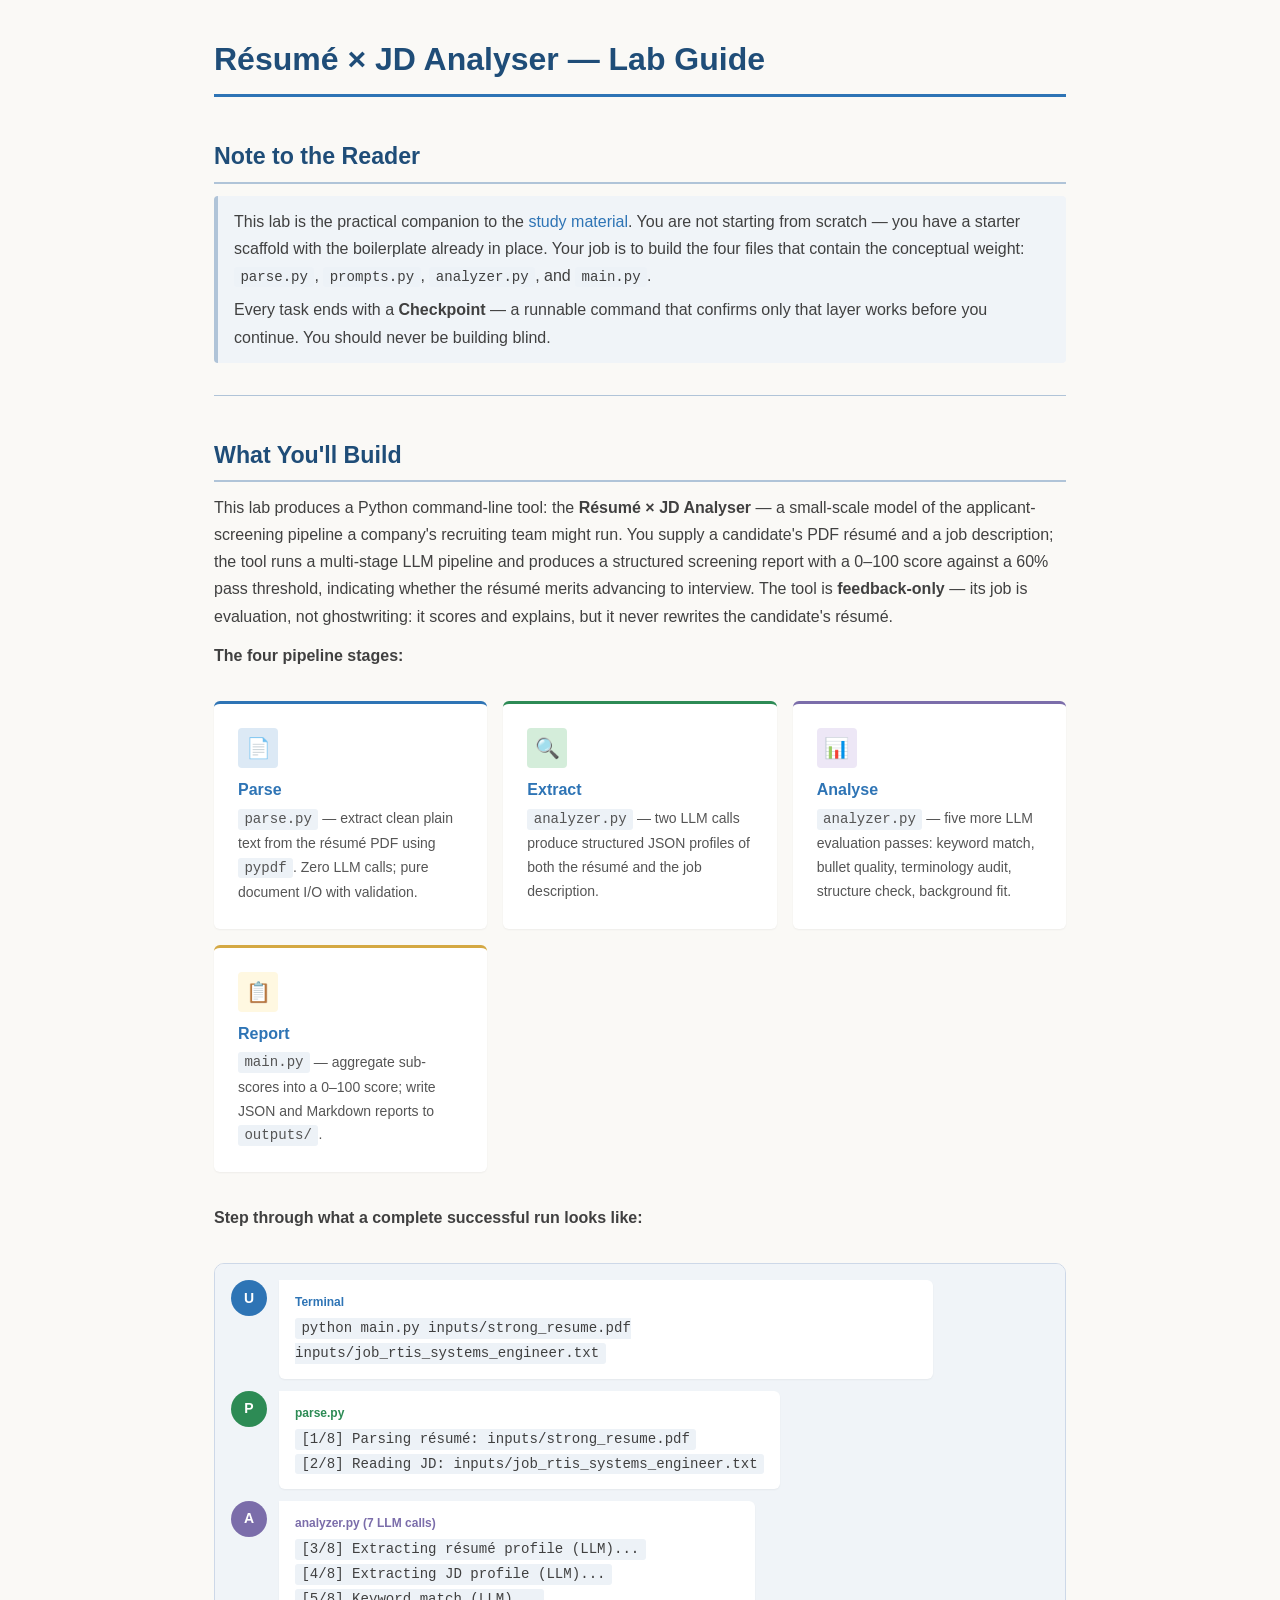
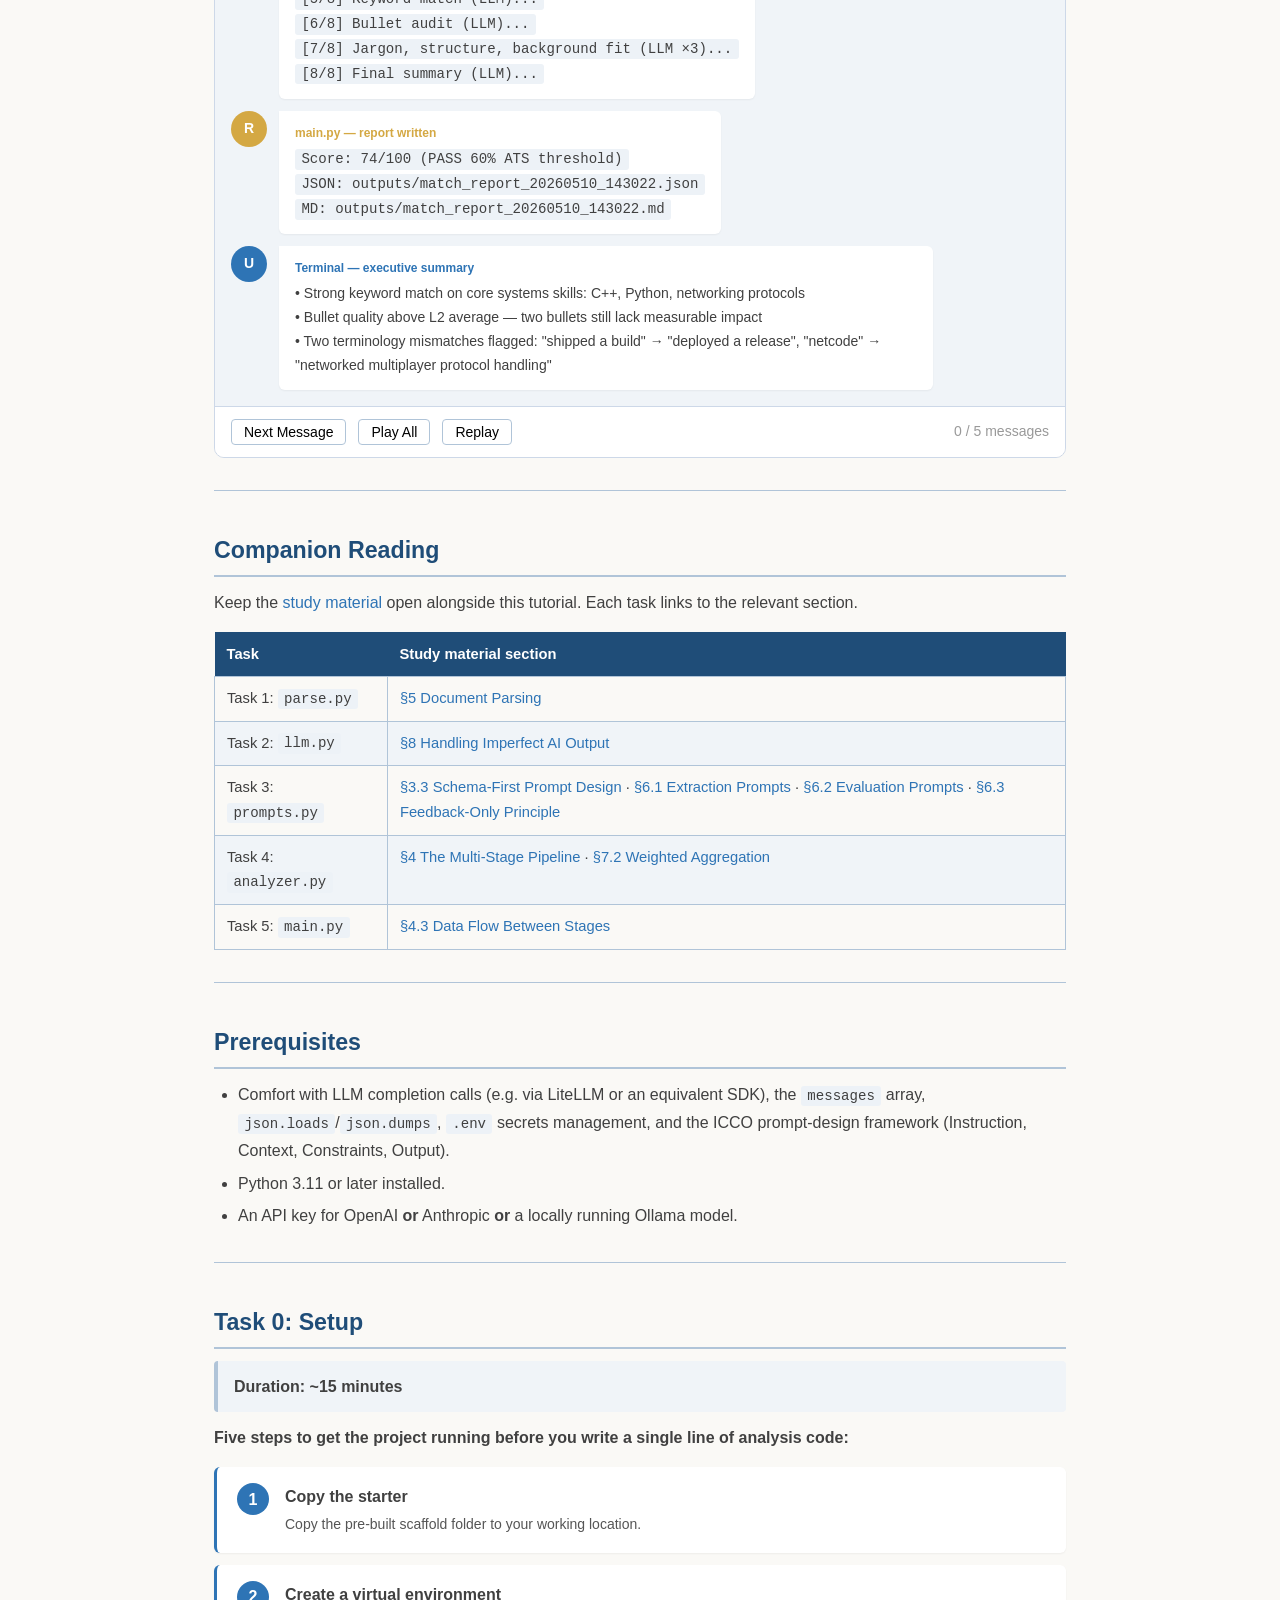
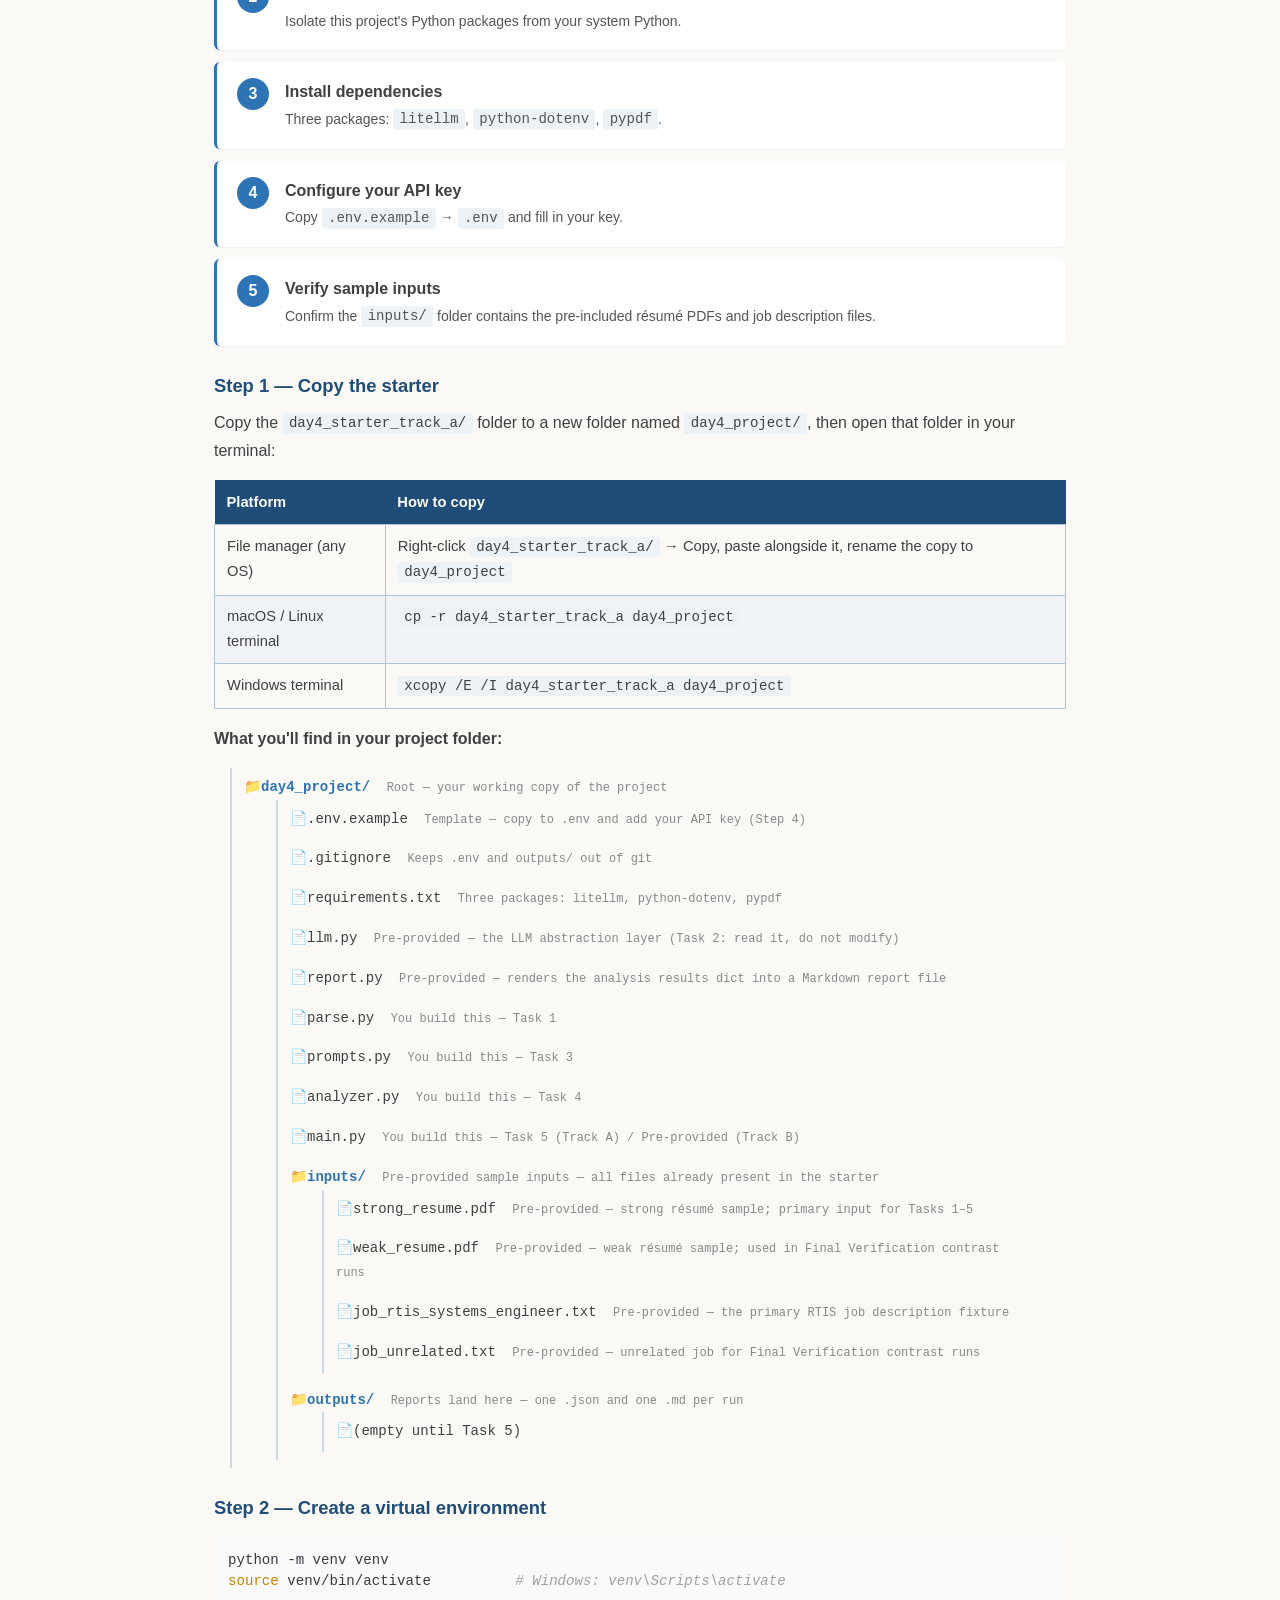
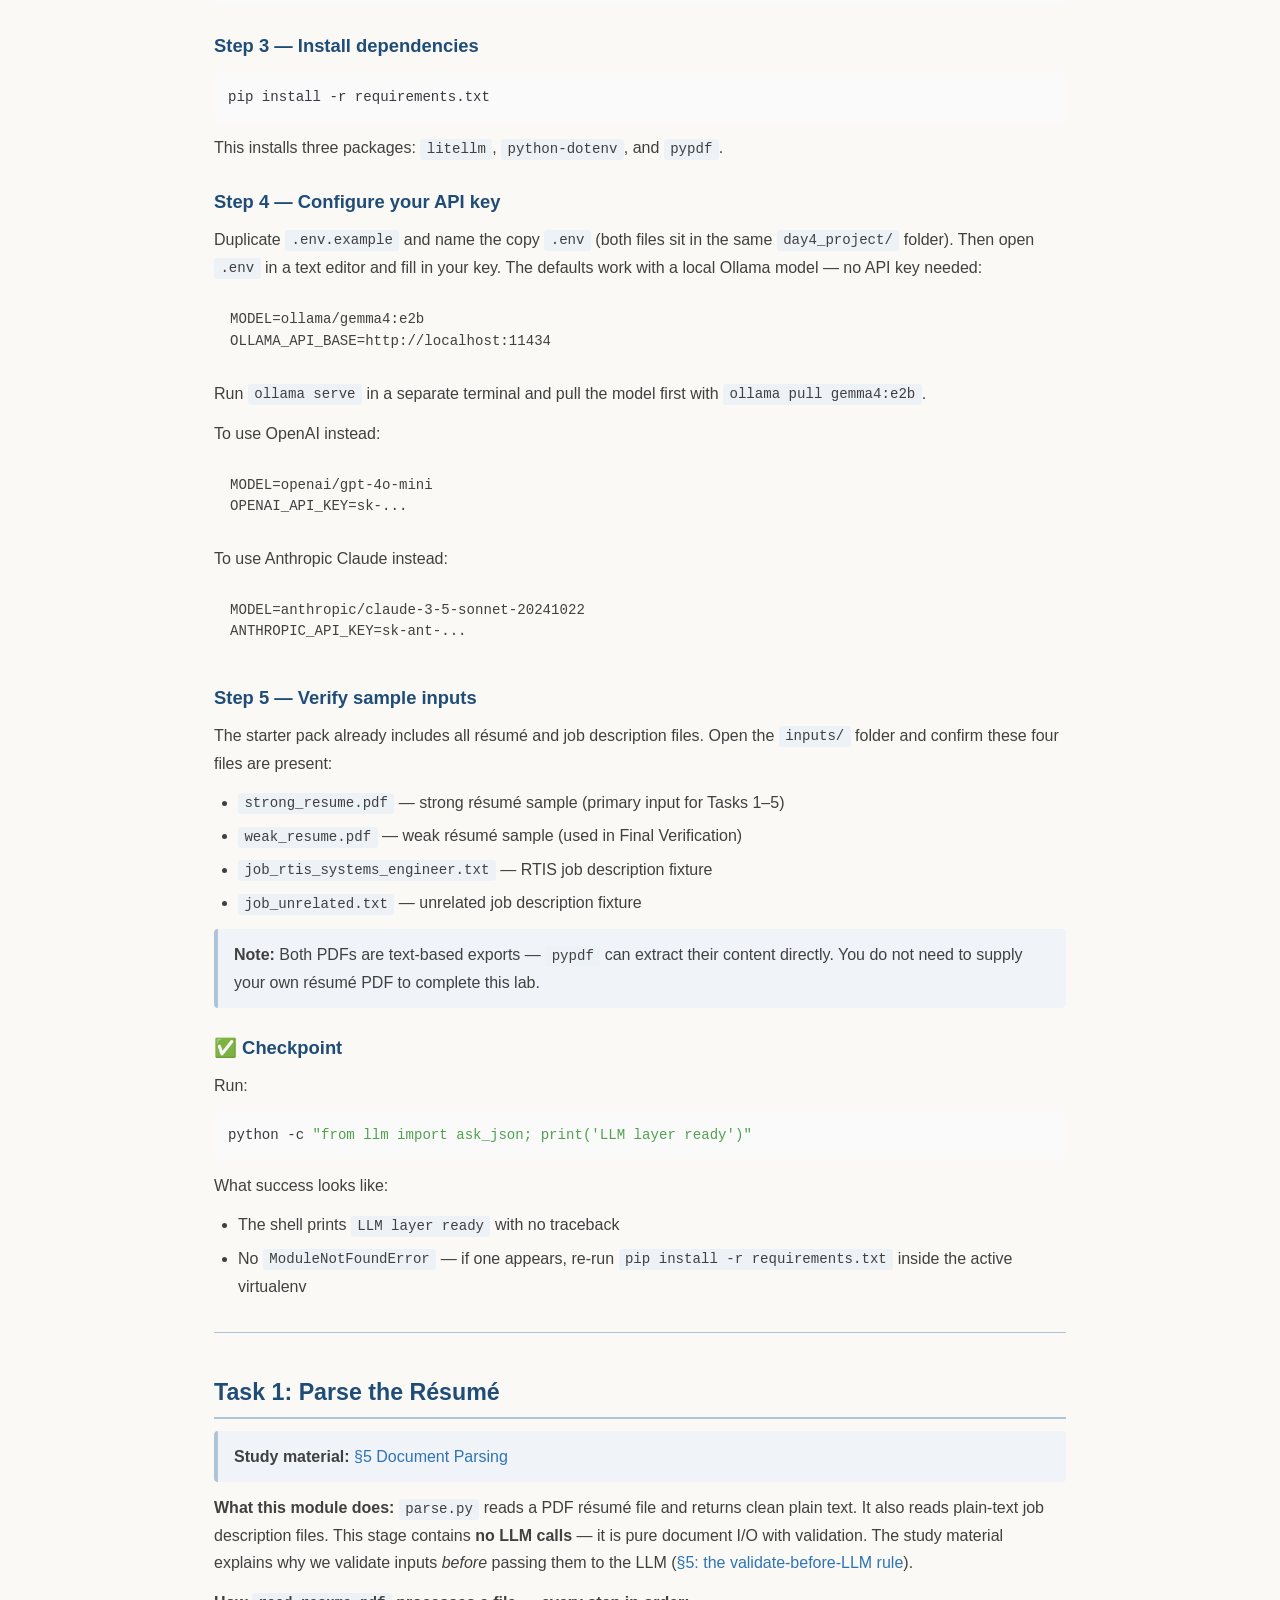
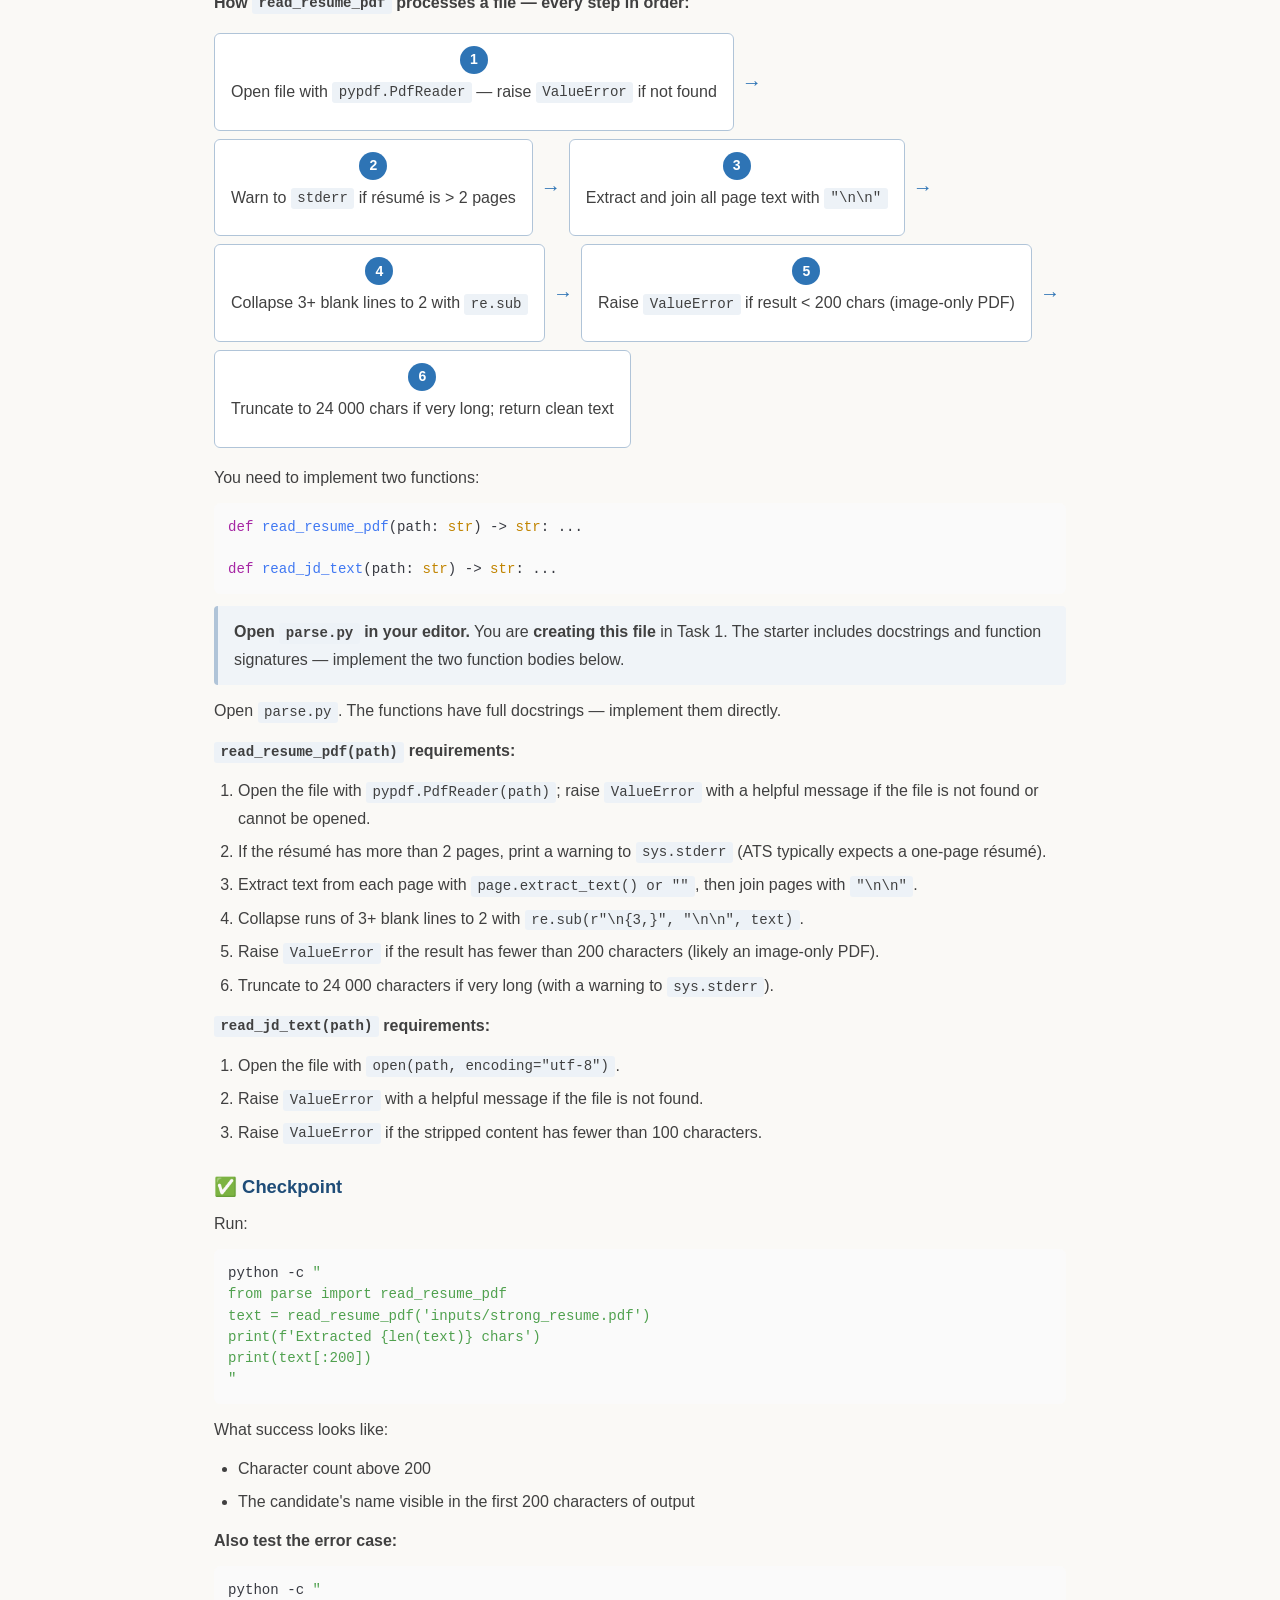
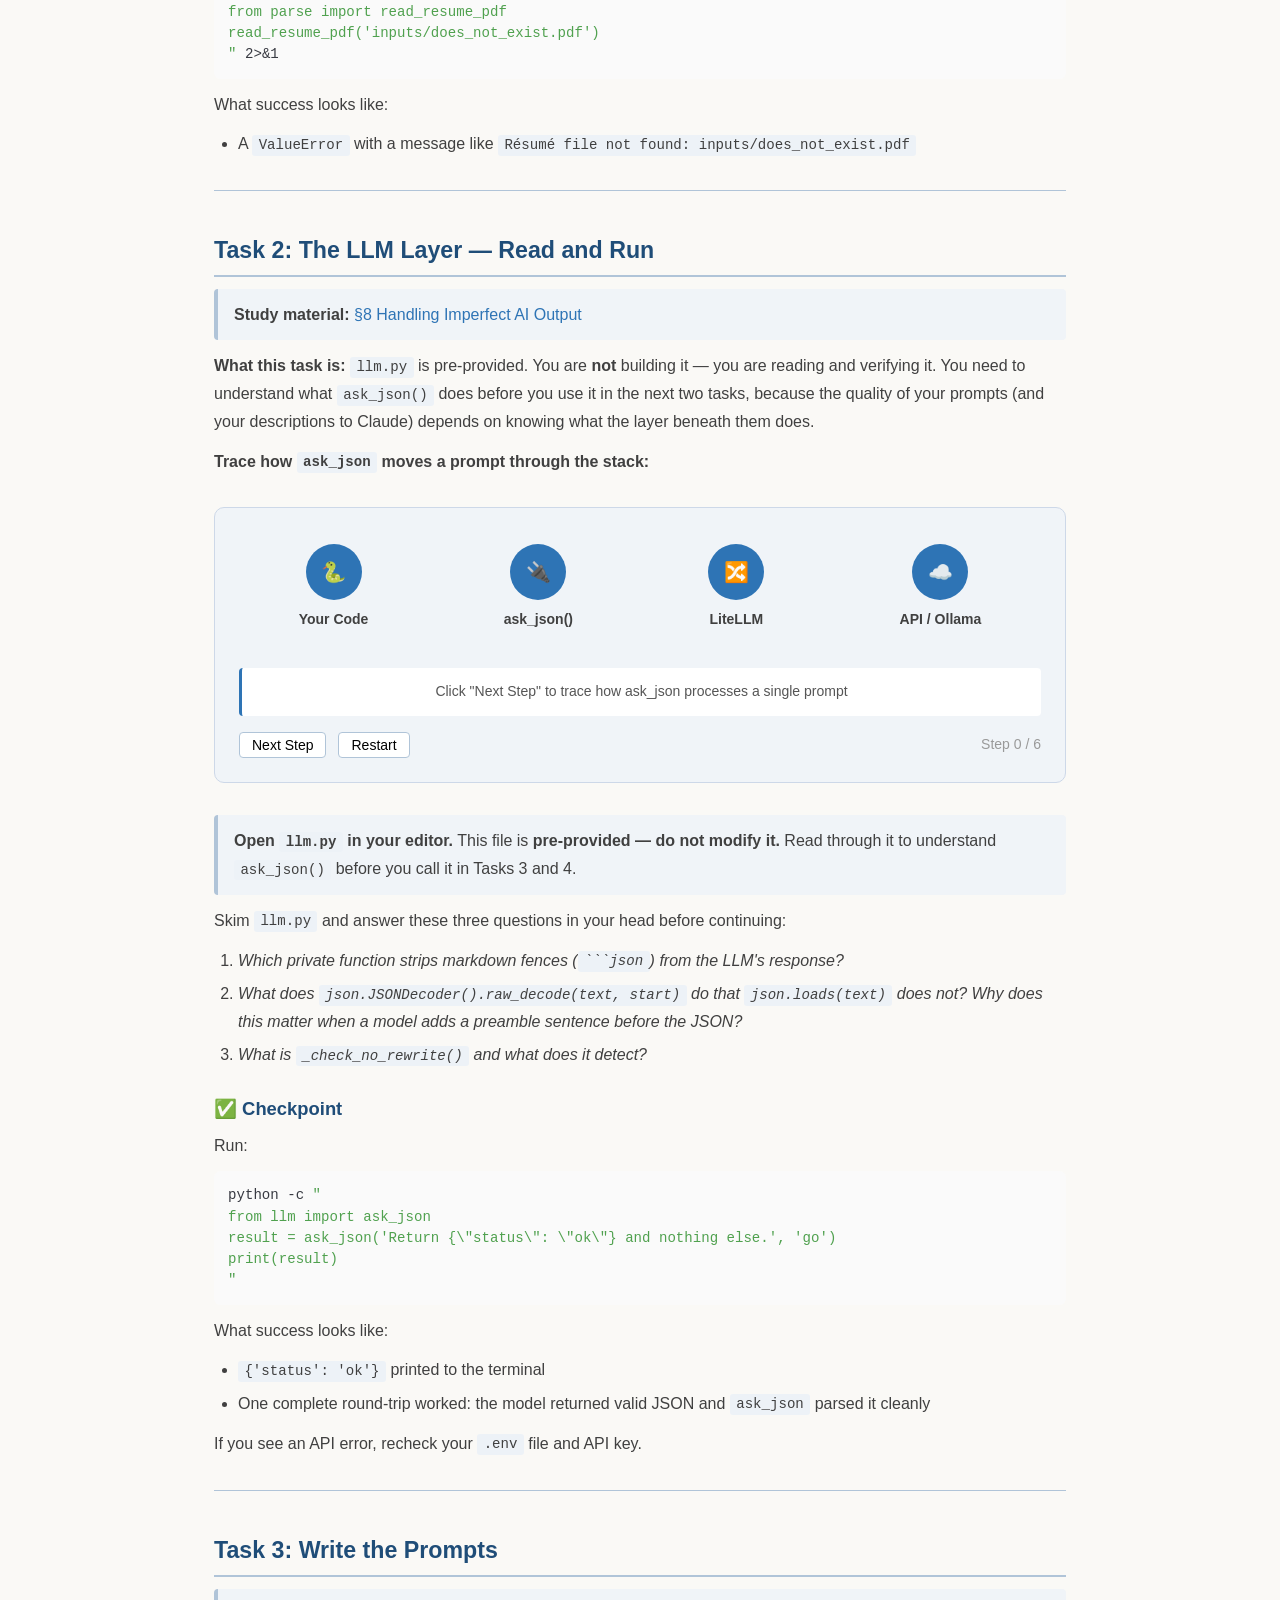
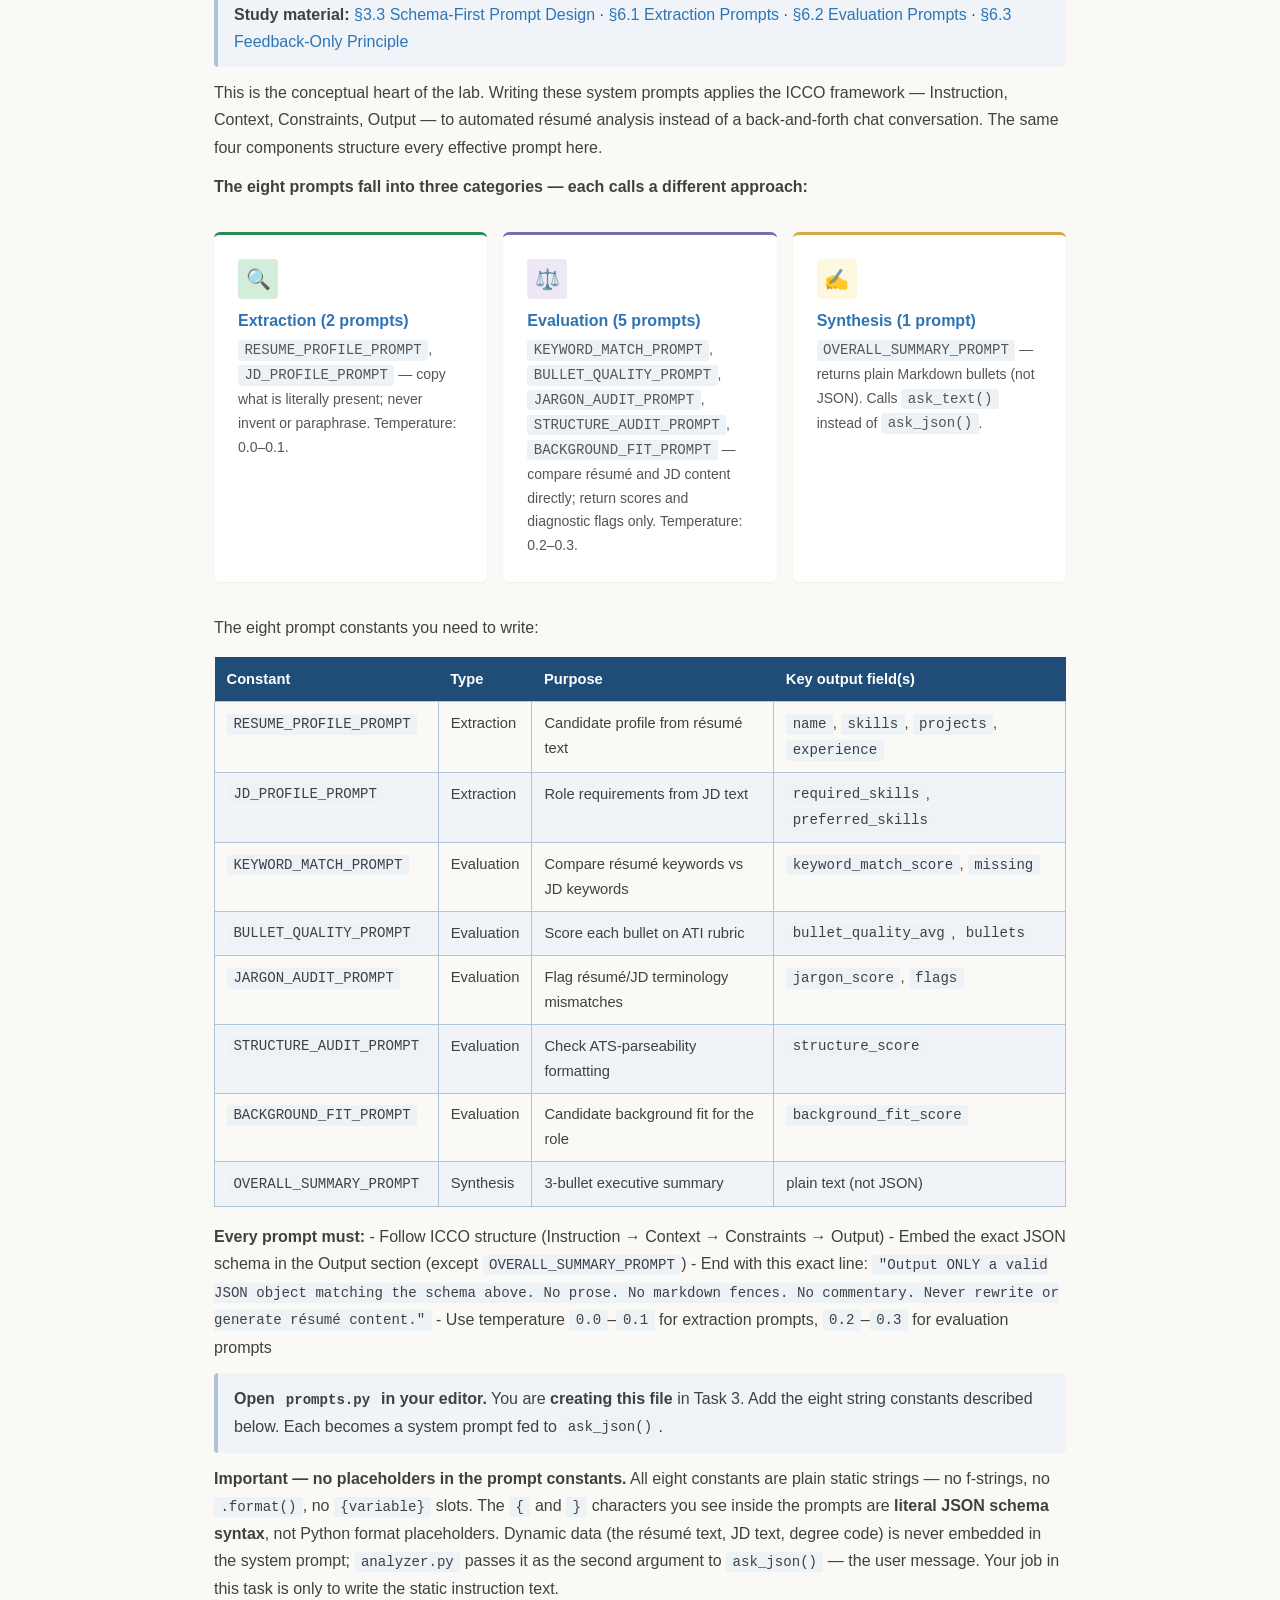
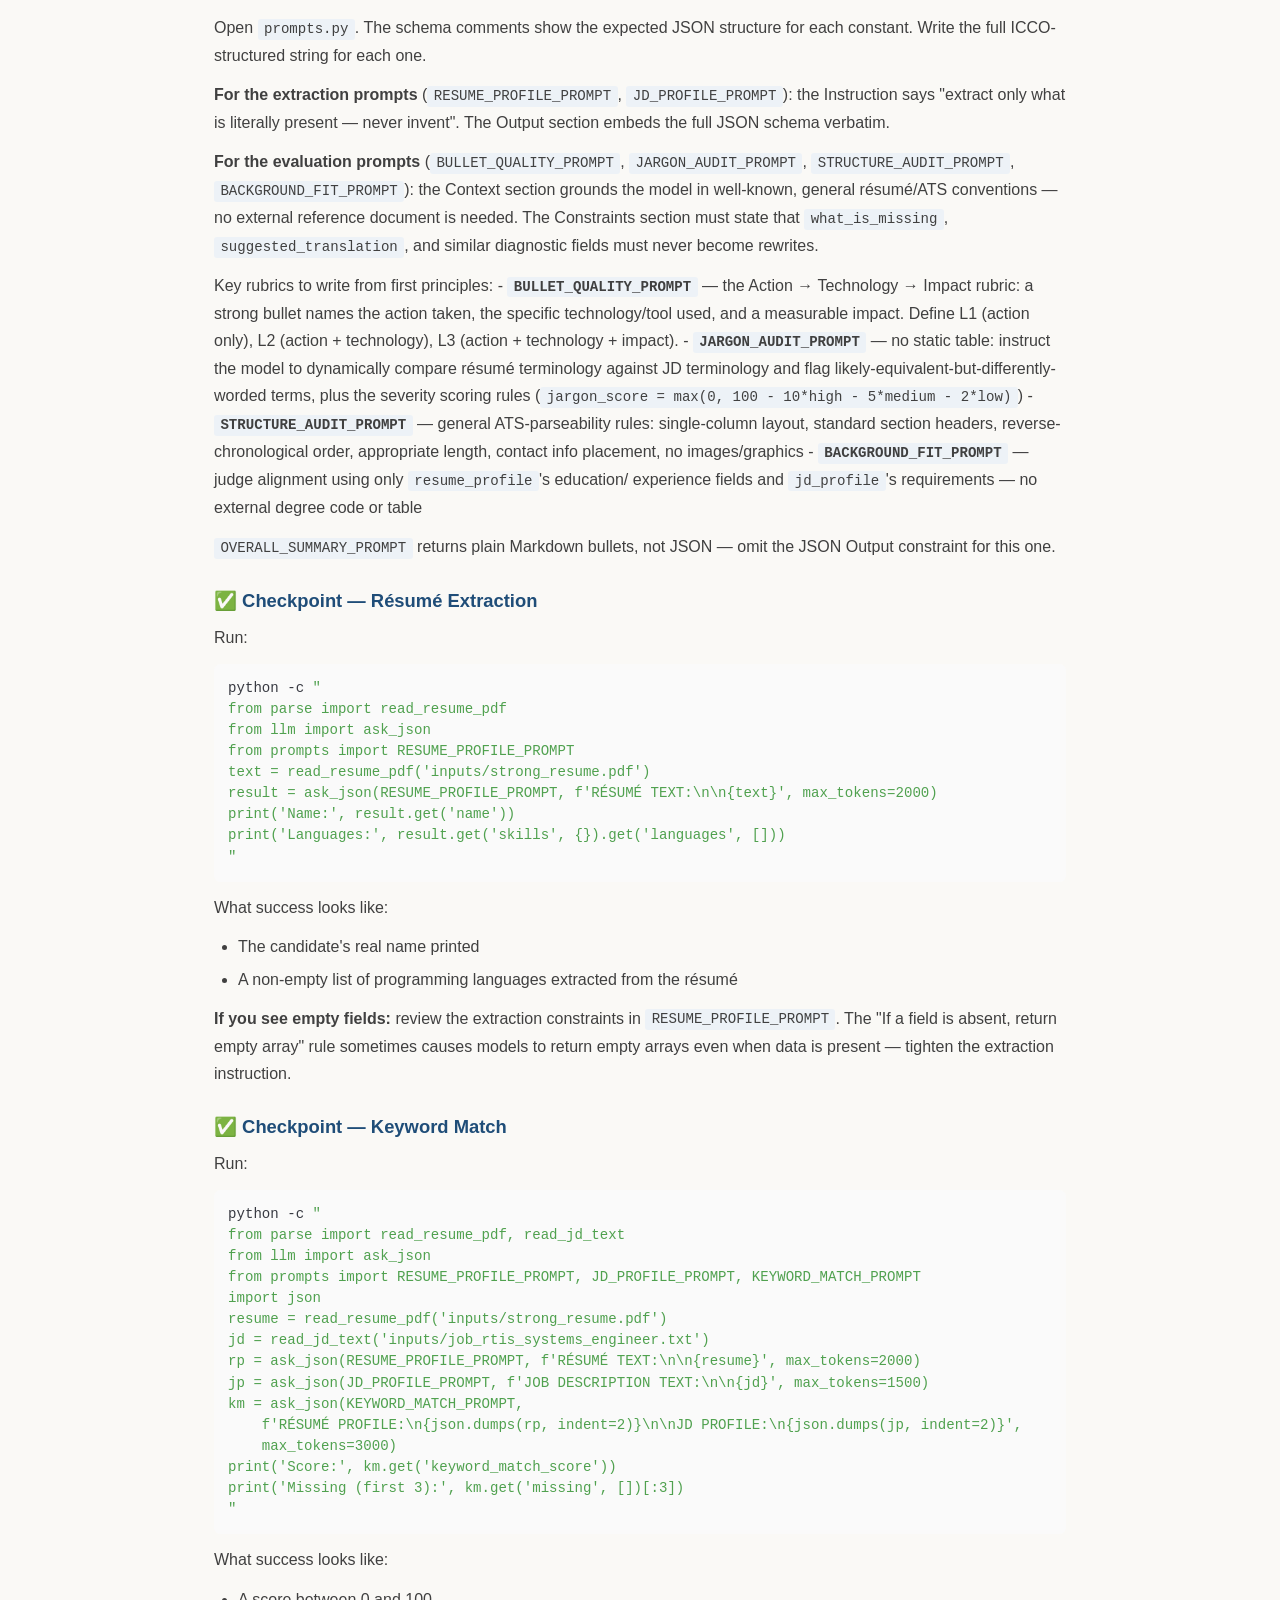
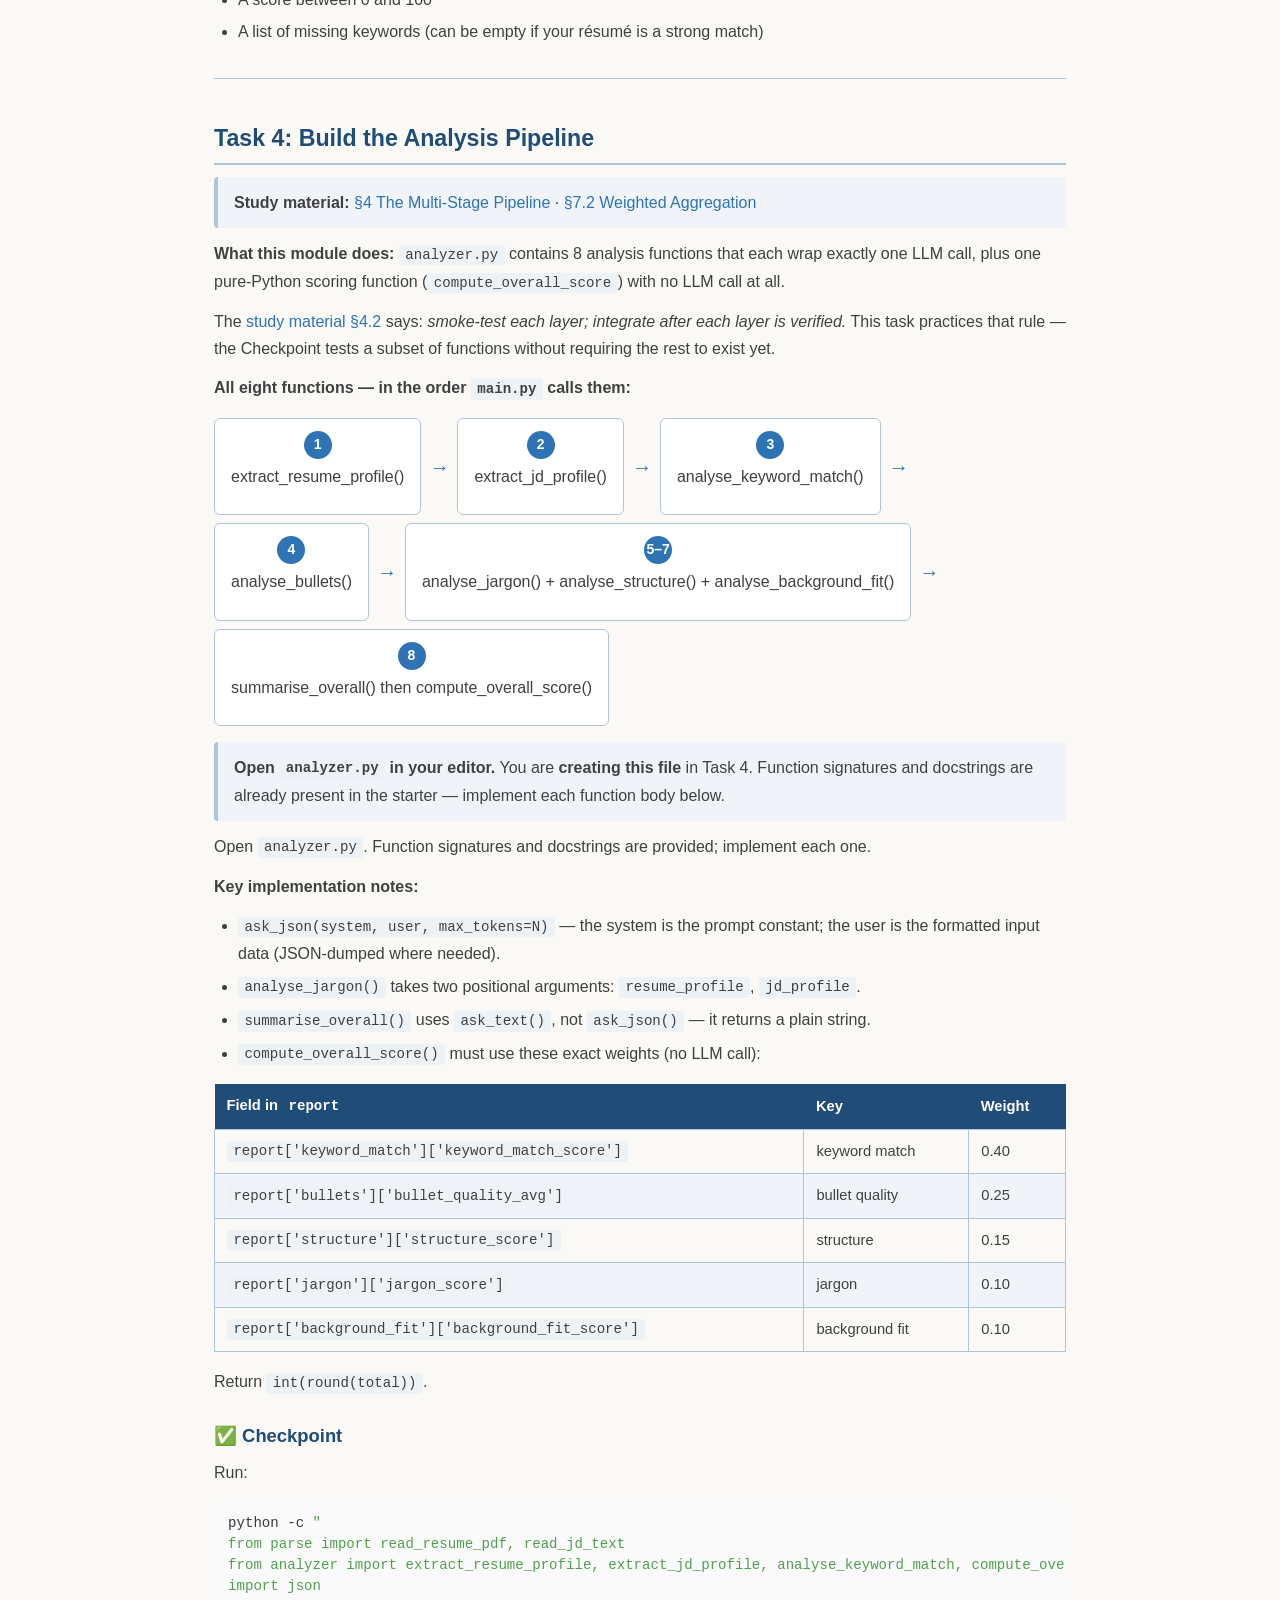
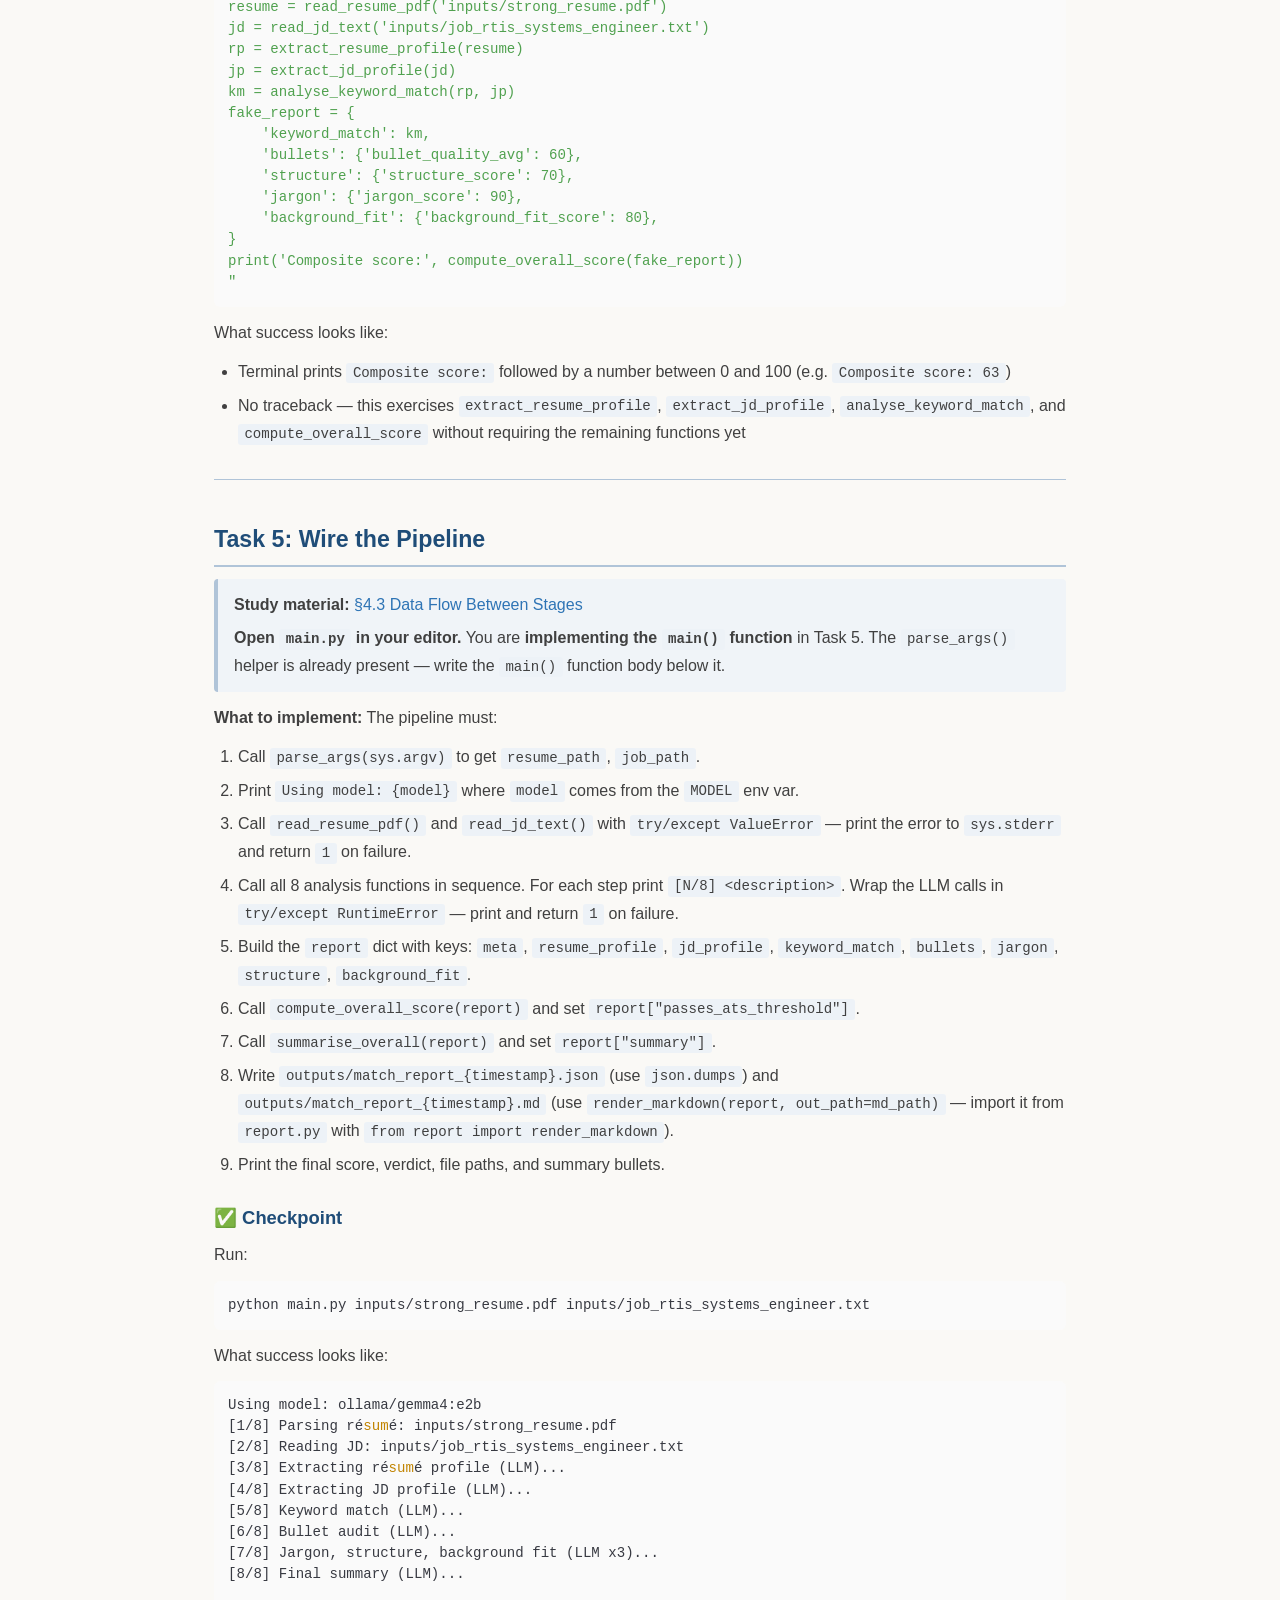
<file: day5/Résumé × JD Analyser — Lab Guide — Track A.html>
<!DOCTYPE html>
<!-- saved from url=(0117)https://distance3.sg.digipen.edu/2026sg-summer/pluginfile.php/26041/mod_resource/content/4/day4_tutorial_track_a.html -->
<html lang="en"><head><meta http-equiv="Content-Type" content="text/html; charset=UTF-8">
  
  <meta name="viewport" content="width=device-width, initial-scale=1.0">
  <title>Résumé × JD Analyser — Lab Guide — Track A</title>
  <meta name="date" content="09/05/2026">
  <link rel="stylesheet" href="./Résumé × JD Analyser — Lab Guide — Track A_files/atom-one-light.min.css">
  <script>
    window.MathJax = {
      tex: {
        inlineMath: [['$', '$']],
        displayMath: [['$$', '$$']],
        processEscapes: true,
        tags: 'ams',
        tagSide: 'right'
      },
      options: {
        skipHtmlTags: ['script', 'noscript', 'style', 'textarea', 'pre', 'code']
      },
      startup: {
        pageReady: function() {
          return MathJax.startup.defaultPageReady().then(function() {
            document.dispatchEvent(new Event('mathjax-typeset-done'));
          });
        }
      }
    };
  </script>
  <script src="./Résumé × JD Analyser — Lab Guide — Track A_files/tex-chtml.js.download" async=""></script>
  <style>

    :root {
      --primary: #1F4D78;
      --accent: #2E74B5;
      --warning-bg: #fff3cd;
      --warning-border: #ffcc02;
      --tip-bg: #d4edda;
      --tip-border: #28a745;
      --important-bg: #f8d7da;
      --important-border: #dc3545;
      --game-bg: #d6eaf8;
      --game-border: #2e86c1;
      --code-bg: #edf2f7;
      --border: #b0c4d8;
      --text: #404040;
      --light-bg: #f0f4f8;
    }

    * { box-sizing: border-box; margin: 0; padding: 0; }

    body {
      font-family: 'Calibri', 'Candara', 'Segoe UI', sans-serif;
      line-height: 1.7;
      color: var(--text);
      max-width: 900px;
      margin: 0 auto;
      padding: 2rem 1.5rem;
      background: #FAF9F6;
    }

    h1 {
      font-size: 2rem; color: var(--primary);
      border-bottom: 3px solid var(--accent);
      padding-bottom: 0.5rem; margin-bottom: 0.25rem;
    }
    h2 {
      font-size: 1.45rem; color: var(--primary);
      margin-top: 2.5rem; margin-bottom: 0.75rem;
      padding-bottom: 0.3rem; border-bottom: 2px solid var(--border);
    }
    h3 {
      font-size: 1.15rem; color: var(--primary);
      margin-top: 1.5rem; margin-bottom: 0.5rem;
    }
    h4 {
      font-size: 1.05rem; color: var(--accent);
      margin-top: 1.25rem; margin-bottom: 0.4rem;
    }
    h5 {
      font-size: 1.0rem; color: var(--accent);
      margin-top: 1rem; margin-bottom: 0.3rem;
    }

    p { margin-bottom: 0.75rem; }
    a { color: var(--accent); text-decoration: none; }
    a:hover { text-decoration: underline; }
    ul, ol { margin-bottom: 0.75rem; padding-left: 1.5rem; }
    li { margin-bottom: 0.35rem; }
    hr { border: none; border-top: 1px solid var(--border); margin: 2rem 0; }

    table {
      width: 100%; border-collapse: collapse;
      margin: 1rem 0; font-size: 0.92rem;
    }
    th {
      background: var(--primary); color: #fff;
      padding: 0.6rem 0.75rem; text-align: left; font-weight: 600;
    }
    td {
      padding: 0.55rem 0.75rem;
      border: 1px solid var(--border); vertical-align: top;
    }
    tr:nth-child(even) td { background: var(--light-bg); }
    th code { background: transparent; color: #fff; }

    code {
      background: var(--code-bg); padding: 0.15rem 0.4rem;
      border-radius: 3px; font-size: 0.88rem;
      font-family: 'Consolas', 'Courier New', monospace;
    }
    pre {
      border-radius: 6px; overflow-x: auto;
      margin: 0.75rem 0; font-size: 0.85rem; line-height: 1.5; padding: 0;
    }
    pre code {
      display: block; padding: 1rem; border-radius: 6px;
      background: none; color: inherit;
    }

    /* Math */
    .math-block {
      overflow-x: auto; overflow-y: hidden;
      padding: 0.5rem 0; text-align: center;
    }

    /* Figures */
    figure {
      text-align: center; margin: 1.5rem 0;
    }
    figure img {
      max-width: 90%; height: auto; border-radius: 6px;
      cursor: zoom-in;
    }
    figcaption {
      font-size: 90%; font-weight: 550;
      margin-top: 0.5rem;
    }

    /* Blockquotes */
    blockquote {
      background: var(--light-bg); border-left: 4px solid var(--border);
      padding: 0.75rem 1rem; margin: 0.75rem 0; border-radius: 4px;
    }
    blockquote p { margin-bottom: 0.4rem; }
    blockquote p:last-child { margin-bottom: 0; }

    /* Callouts */
    .callout {
      padding: 0.85rem 1rem; border-left: 4px solid;
      border-radius: 4px; margin: 1rem 0;
    }
    .callout-tip { background: var(--tip-bg); border-color: var(--tip-border); }
    .callout-warning { background: var(--warning-bg); border-color: var(--warning-border); }
    .callout-important { background: var(--important-bg); border-color: var(--important-border); }
    .callout-game { background: var(--game-bg); border-color: var(--game-border); }
    .callout strong:first-child { display: block; margin-bottom: 0.25rem; }

    /* Listing captions (> **Listing N.M** — ...) */
    .listing-caption {
      background: var(--light-bg); border-left: 4px solid var(--accent);
      padding: 0.5rem 1rem; margin: 0.75rem 0; border-radius: 4px;
      font-size: 0.92rem;
    }

    @media (max-width: 640px) {
      body { padding: 1rem; }
      table { font-size: 0.82rem; }
    }
    @media print {
      body { max-width: 100%; padding: 0; }
      h2 { page-break-after: avoid; }
      table, blockquote, .callout { page-break-inside: avoid; }
    }

    /* CSS token bridge — maps interactive-elements.md variable names to pipeline palette */
    :root {
      --color-accent: var(--accent);
      --color-accent-hover: #1a5fa8;
      --color-accent-light: #dce9f5;
      --color-accent-muted: #7aade0;
      --color-surface: #fff;
      --color-surface-warm: var(--light-bg);
      --color-border: var(--border);
      --color-border-light: #cdd8e8;
      --color-text-muted: #999;
      --color-success: #28a745;    --color-success-light: var(--tip-bg);
      --color-error: #dc3545;      --color-error-light: var(--important-bg);
      --color-info: #17a2b8;       --color-info-light: #d1ecf1;
      --color-bg-code: #282c34;
      --color-actor-1: var(--accent); --color-actor-2: #2D8B55;
      --color-actor-3: #7B6DAA;       --color-actor-4: #D4A843; --color-actor-5: #E06B56;
      --radius-sm: 4px;   --radius-md: 6px;  --radius-lg: 10px; --radius-full: 9999px;
      --space-1: .25rem;  --space-2: .5rem;  --space-3: .75rem; --space-4: 1rem;
      --space-5: 1.25rem; --space-6: 1.5rem; --space-8: 2rem;
      --font-mono: 'Consolas', 'Courier New', monospace;
      --font-body: 'Calibri', 'Candara', 'Segoe UI', sans-serif;
      --font-display: 'Calibri', 'Candara', 'Segoe UI', sans-serif;
      --text-xs: .75rem; --text-sm: .875rem; --text-base: 1rem;
      --shadow-sm: 0 1px 2px rgba(0,0,0,.05);
      --shadow-md: 0 4px 12px rgba(0,0,0,.08);
      --shadow-lg: 0 8px 24px rgba(0,0,0,.1);
      --duration-fast: 150ms; --duration-normal: 300ms;
      --ease-out: cubic-bezier(.16,1,.3,1);
    }

    /* ── Translation block ──────────────────────────────────────────────── */
    .translation-block {
      display: grid; grid-template-columns: 1fr 1fr;
      border-radius: var(--radius-md); overflow: hidden;
      box-shadow: var(--shadow-md); margin: var(--space-8) 0;
    }
    .translation-code {
      background: var(--color-bg-code); color: #CDD6F4;
      padding: var(--space-6); font-family: var(--font-mono);
      font-size: var(--text-sm); line-height: 1.7; position: relative;
    }
    .translation-code pre, .translation-code code {
      white-space: pre-wrap; word-break: break-word; overflow-x: hidden;
      background: none; color: inherit; padding: 0; font-size: inherit;
    }
    .translation-english {
      background: var(--color-surface-warm); padding: var(--space-6);
      font-size: var(--text-sm); line-height: 1.7;
      border-left: 3px solid var(--color-accent);
    }
    .translation-label {
      position: absolute; top: var(--space-2); right: var(--space-3);
      font-size: var(--text-xs); text-transform: uppercase;
      letter-spacing: .1em; opacity: .5;
    }
    @media (max-width: 768px) {
      .translation-block { grid-template-columns: 1fr; }
      .translation-english { border-left: none; border-top: 3px solid var(--color-accent); }
    }

    /* ── Pattern cards ──────────────────────────────────────────────────── */
    .pattern-cards {
      display: grid; grid-template-columns: repeat(auto-fit, minmax(220px, 1fr));
      gap: var(--space-4); margin: var(--space-8) 0;
    }
    .pattern-card {
      background: #fff; border-radius: var(--radius-md); padding: var(--space-6);
      box-shadow: var(--shadow-sm);
      transition: transform var(--duration-normal) var(--ease-out), box-shadow var(--duration-normal);
    }
    .pattern-card:hover { transform: translateY(-4px); box-shadow: var(--shadow-md); }
    .pattern-title { font-size: 1rem; font-weight: 600; margin: .5rem 0 .25rem; }
    .pattern-desc  { font-size: var(--text-sm); color: #555; margin: 0; }
    .pattern-icon  {
      width: 40px; height: 40px; border-radius: var(--radius-sm);
      display: flex; align-items: center; justify-content: center; font-size: 1.25rem;
    }

    /* ── Badge list ─────────────────────────────────────────────────────── */
    .badge-list { display: flex; flex-direction: column; gap: var(--space-2); margin: var(--space-4) 0; }
    .badge-item {
      display: flex; align-items: center; gap: var(--space-4);
      padding: var(--space-3) var(--space-4);
      border: 1px solid var(--color-border-light); border-radius: var(--radius-sm);
      transition: border-color var(--duration-fast);
    }
    .badge-item:hover { border-color: var(--color-accent-muted); }
    .badge-code {
      font-family: var(--font-mono); font-size: var(--text-sm);
      background: var(--color-bg-code); color: #CBA6F7;
      padding: .15rem .5rem; border-radius: var(--radius-sm); white-space: nowrap;
    }
    .badge-desc { font-size: var(--text-sm); color: #555; }

    /* ── File tree ──────────────────────────────────────────────────────── */
    .file-tree { font-family: var(--font-mono); font-size: var(--text-sm); margin: var(--space-4) 0; }
    .ft-folder, .ft-file {
      padding: var(--space-2) var(--space-3);
      border-left: 2px solid var(--color-border-light); margin-left: var(--space-4);
    }
    .ft-folder > .ft-name { color: var(--color-accent); font-weight: 600; }
    .ft-folder > .ft-name::before { content: '\1f4c1 '; }
    .ft-file > .ft-name::before   { content: '\1f4c4 '; }
    .ft-desc     { color: #888; margin-left: var(--space-2); font-size: var(--text-xs); }
    .ft-children { margin-left: var(--space-4); }

    /* ── Icon rows ──────────────────────────────────────────────────────── */
    .icon-rows { display: flex; flex-direction: column; gap: var(--space-4); margin: var(--space-4) 0; }
    .icon-row {
      display: flex; align-items: center; gap: var(--space-4);
      padding: var(--space-4); background: #fff;
      border-radius: var(--radius-md); box-shadow: var(--shadow-sm);
    }
    .icon-row strong { display: block; font-weight: 600; }
    .icon-row p { margin: .15rem 0 0; color: #555; font-size: var(--text-sm); }
    .icon-circle {
      width: 48px; height: 48px; border-radius: 50%;
      display: flex; align-items: center; justify-content: center;
      font-size: 1.25rem; flex-shrink: 0;
    }

    /* ── Step cards ─────────────────────────────────────────────────────── */
    .step-cards { display: flex; flex-direction: column; gap: var(--space-3); margin: var(--space-4) 0; }
    .step-card {
      display: flex; align-items: flex-start; gap: var(--space-4);
      padding: var(--space-4) var(--space-5); background: #fff;
      border-radius: var(--radius-md); border-left: 3px solid var(--color-accent);
      box-shadow: var(--shadow-sm);
    }
    .step-num {
      width: 32px; height: 32px; border-radius: 50%;
      background: var(--color-accent); color: #fff; font-weight: 700;
      display: flex; align-items: center; justify-content: center; flex-shrink: 0;
    }
    .step-body strong { display: block; font-weight: 600; }
    .step-body p { margin: .15rem 0 0; color: #555; font-size: var(--text-sm); }

    /* ── Callout extensions (adds to existing .callout base in BASE_CSS) ── */
    .callout-accent { background: var(--color-accent-light); border-color: var(--color-accent); }
    .callout-info   { background: var(--color-info-light);   border-color: var(--color-info); }
    .callout-icon   { font-size: 1.5rem; margin-right: .75rem; flex-shrink: 0; }
    .callout-content { flex: 1; }
    .callout-title  { display: block; font-weight: 700; margin-bottom: .25rem; }

    /* ── Scroll-reveal ───────────────────────────────────────────────────── */
    .animate-in {
      opacity: 0; transform: translateY(20px);
      transition: opacity 500ms var(--ease-out), transform 500ms var(--ease-out);
    }
    .animate-in.visible { opacity: 1; transform: translateY(0); }
    .stagger-children > .animate-in {
      transition-delay: calc(var(--stagger-index, 0) * var(--duration-normal));
    }

    /* ── Glossary tooltip ────────────────────────────────────────────────── */
    .term {
      border-bottom: 1.5px dashed var(--color-accent-muted);
      cursor: pointer; position: relative;
    }
    .term:hover, .term.active { border-bottom-color: var(--color-accent); color: var(--color-accent); }
    .term-tooltip {
      position: fixed; background: #282c34; color: #CDD6F4;
      padding: .5rem .75rem; border-radius: var(--radius-sm);
      font-size: var(--text-sm); line-height: 1.6;
      width: clamp(200px, 320px, 80vw); box-shadow: var(--shadow-lg);
      pointer-events: none; opacity: 0;
      transition: opacity var(--duration-fast); z-index: 10000;
    }
    .term-tooltip::after {
      content: ''; position: absolute; top: 100%; left: 50%;
      transform: translateX(-50%); border: 6px solid transparent;
      border-top-color: #282c34;
    }
    .term-tooltip.visible { opacity: 1; }

    /* ── Bug challenge ───────────────────────────────────────────────────── */
    .bug-challenge {
      border: 1px solid var(--border); border-radius: var(--radius-md);
      padding: 1rem; margin: 1rem 0;
    }
    .bug-code { font-family: var(--font-mono); font-size: var(--text-sm); }
    .bug-line {
      display: flex; gap: .75rem; padding: .2rem .5rem;
      cursor: pointer; border-radius: 4px; transition: background var(--duration-fast);
    }
    .bug-line:hover    { background: var(--light-bg); }
    .bug-line.correct  { background: var(--tip-bg); }
    .bug-line.incorrect { background: var(--important-bg); }
    .line-num { color: #999; user-select: none; min-width: 1.5rem; text-align: right; }
    .bug-feedback {
      margin-top: .75rem; padding: .75rem; border-radius: 6px;
      font-size: .92rem; display: none;
    }
    .bug-feedback.show.success { display: block; background: var(--tip-bg);       border-left: 4px solid #28a745; }
    .bug-feedback.show.error   { display: block; background: var(--important-bg); border-left: 4px solid #dc3545; }

    /* ── Flow steps (static) ─────────────────────────────────────────────── */
    .flow-steps { display: flex; align-items: center; gap: .5rem; flex-wrap: wrap; margin: var(--space-4) 0; }
    .flow-step {
      background: #fff; border: 1px solid var(--color-border);
      border-radius: var(--radius-md); padding: var(--space-3) var(--space-4); text-align: center;
    }
    .flow-step-num {
      width: 28px; height: 28px; border-radius: 50%; background: var(--color-accent);
      color: #fff; font-weight: 700; display: flex; align-items: center;
      justify-content: center; margin: 0 auto .25rem; font-size: var(--text-sm);
    }
    .flow-arrow { color: var(--color-accent); font-size: 1.25rem; }
    @media (max-width: 480px) {
      .flow-steps { flex-direction: column; }
      .flow-arrow { transform: rotate(90deg); }
    }

    /* ── Scenario block ──────────────────────────────────────────────────── */
    .scenario-context {
      background: var(--light-bg); border-left: 4px solid var(--color-accent);
      padding: .75rem 1rem; border-radius: 4px; margin-bottom: .75rem;
    }
    .scenario-label {
      display: block; font-size: var(--text-xs); font-weight: 600;
      text-transform: uppercase; letter-spacing: .05em;
      color: var(--color-accent); margin-bottom: .25rem;
    }

    /* ── Quiz container ────────────────────────────────────────────────────── */
    .quiz-container { margin: var(--space-8) 0; }
    .quiz-question-block {
      margin-bottom: var(--space-6); padding-bottom: var(--space-4);
      border-bottom: 1px solid var(--color-border-light);
    }
    .quiz-question { font-size: 1rem; font-weight: 600; margin-bottom: var(--space-3); }
    .quiz-options { display: flex; flex-direction: column; gap: var(--space-2); }
    .quiz-option {
      display: flex; align-items: center; gap: var(--space-3);
      padding: var(--space-3) var(--space-4);
      border: 2px solid var(--color-border); border-radius: var(--radius-sm);
      background: var(--color-surface); cursor: pointer; width: 100%;
      font-family: inherit; font-size: inherit; text-align: left;
      transition: border-color var(--duration-fast), background var(--duration-fast);
    }
    .quiz-option:hover     { border-color: var(--color-accent-muted); }
    .quiz-option.selected  { border-color: var(--color-accent);  background: var(--color-accent-light); }
    .quiz-option.correct   { border-color: var(--color-success); background: var(--color-success-light); }
    .quiz-option.incorrect { border-color: var(--color-error);   background: var(--color-error-light); }
    .quiz-option-radio {
      width: 18px; height: 18px; border-radius: 50%;
      border: 2px solid var(--color-border); flex-shrink: 0;
      transition: all var(--duration-fast);
    }
    .quiz-option.selected .quiz-option-radio {
      border-color: var(--color-accent); background: var(--color-accent);
      box-shadow: inset 0 0 0 3px #fff;
    }
    .quiz-feedback {
      max-height: 0; overflow: hidden; opacity: 0;
      border-radius: var(--radius-sm); margin-top: var(--space-2);
      transition: max-height var(--duration-normal), opacity var(--duration-normal);
    }
    .quiz-feedback.show { max-height: 200px; opacity: 1; padding: var(--space-3); }
    .quiz-feedback.show.success { background: var(--color-success-light); color: #155724; }
    .quiz-feedback.show.error   { background: var(--color-error-light);   color: #721c24; }
    .quiz-feedback.show.warning { background: var(--warning-bg);          color: #856404; }
    .quiz-check-btn, .quiz-reset-btn {
      padding: var(--space-2) var(--space-5); border-radius: var(--radius-sm);
      border: none; cursor: pointer; font-family: inherit; font-size: .9rem;
      margin-top: var(--space-4); margin-right: var(--space-2);
    }
    .quiz-check-btn { background: var(--color-accent); color: #fff; }
    .quiz-check-btn:hover { background: var(--color-accent-hover); }
    .quiz-reset-btn { background: var(--color-border-light); border: 1px solid var(--color-border); }
    .quiz-reset-btn:hover { border-color: var(--color-accent); }
    .quiz-overall-feedback { margin-top: var(--space-4); font-weight: 600; font-size: .95rem; }

    /* ── Drag-and-drop ──────────────────────────────────────────────────────── */
    .dnd-container { margin: var(--space-8) 0; }
    .dnd-chips { display: flex; flex-wrap: wrap; gap: var(--space-2); margin-bottom: var(--space-4); }
    .dnd-chip {
      padding: var(--space-2) var(--space-4); background: var(--color-accent);
      color: #fff; border-radius: var(--radius-full); cursor: grab;
      font-size: var(--text-sm); user-select: none;
      transition: opacity var(--duration-fast);
    }
    .dnd-chip:active { cursor: grabbing; }
    .dnd-chip.dragging { opacity: .4; }
    .dnd-chip.placed   { opacity: .25; pointer-events: none; }
    .dnd-zones { display: flex; flex-direction: column; gap: var(--space-3); }
    .dnd-zone { border: 1px solid var(--color-border-light); border-radius: var(--radius-md); padding: var(--space-4); }
    .dnd-zone-label { font-size: var(--text-sm); margin-bottom: var(--space-2); color: #555; }
    .dnd-zone-target {
      min-height: 36px; padding: var(--space-2) var(--space-3);
      border: 2px dashed var(--color-border); border-radius: var(--radius-sm);
      font-size: var(--text-sm); color: var(--color-text-muted); display: flex; align-items: center;
      transition: border-color var(--duration-fast), background var(--duration-fast);
    }
    .dnd-zone-target.drag-over { border-color: var(--color-accent);  background: var(--color-accent-light); }
    .dnd-zone-target.correct   { border-color: var(--color-success); background: var(--color-success-light); color: var(--color-success); border-style: solid; }
    .dnd-zone-target.incorrect { border-color: var(--color-error);   background: var(--color-error-light);   color: var(--color-error);   border-style: solid; }
    .dnd-container button {
      padding: var(--space-2) var(--space-4); border-radius: var(--radius-sm);
      border: 1px solid var(--color-border); background: var(--color-surface);
      cursor: pointer; font-family: inherit; font-size: var(--text-sm);
      margin-top: var(--space-3); margin-right: var(--space-2);
    }
    .dnd-container button:hover { border-color: var(--color-accent); color: var(--color-accent); }
    .touch-ghost {
      padding: var(--space-2) var(--space-4); background: var(--color-accent);
      color: #fff; border-radius: var(--radius-full); font-size: var(--text-sm); opacity: .85;
    }

    /* ── Chat window ────────────────────────────────────────────────────────── */
    .chat-window { border: 1px solid var(--color-border-light); border-radius: var(--radius-lg); overflow: hidden; margin: var(--space-8) 0; }
    .chat-messages {
      padding: var(--space-4); display: flex; flex-direction: column;
      gap: var(--space-3); min-height: 200px; background: var(--color-surface-warm);
    }
    .chat-message { display: flex; gap: var(--space-3); align-items: flex-start; }
    .chat-avatar {
      width: 36px; height: 36px; border-radius: 50%;
      display: flex; align-items: center; justify-content: center;
      color: #fff; font-weight: 700; font-size: var(--text-sm); flex-shrink: 0;
    }
    .chat-bubble {
      background: #fff; padding: var(--space-3) var(--space-4);
      border-radius: 0 var(--radius-md) var(--radius-md) var(--radius-md);
      box-shadow: var(--shadow-sm); max-width: 80%;
    }
    .chat-sender { display: block; font-size: var(--text-xs); font-weight: 600; margin-bottom: .25rem; }
    .chat-bubble p { margin: 0; font-size: var(--text-sm); }
    .chat-typing {
      padding: 0 var(--space-4) var(--space-3); background: var(--color-surface-warm);
      display: flex; gap: var(--space-3); align-items: center;
    }
    .chat-typing-dots { display: flex; gap: 4px; padding: var(--space-3); background: #fff; border-radius: var(--radius-md); box-shadow: var(--shadow-sm); }
    .typing-dot { width: 8px; height: 8px; border-radius: 50%; background: var(--color-text-muted); animation: typingBounce 1.4s infinite; }
    .typing-dot:nth-child(2) { animation-delay: .2s; }
    .typing-dot:nth-child(3) { animation-delay: .4s; }
    @keyframes typingBounce { 0%, 60%, 100% { transform: translateY(0); } 30% { transform: translateY(-6px); } }
    .chat-controls {
      display: flex; align-items: center; gap: var(--space-3); flex-wrap: wrap;
      padding: var(--space-3) var(--space-4);
      border-top: 1px solid var(--color-border-light); background: #fff;
    }
    .chat-controls button {
      padding: var(--space-1) var(--space-3); border-radius: var(--radius-sm);
      border: 1px solid var(--color-border); background: var(--color-surface);
      cursor: pointer; font-family: inherit; font-size: var(--text-sm);
    }
    .chat-controls button:hover { border-color: var(--color-accent); color: var(--color-accent); }
    .chat-progress { font-size: var(--text-sm); color: var(--color-text-muted); margin-left: auto; }
    @keyframes fadeSlideUp { from { opacity: 0; transform: translateY(8px); } to { opacity: 1; transform: translateY(0); } }

    /* ── Flow animation ─────────────────────────────────────────────────────── */
    .flow-animation {
      border: 1px solid var(--color-border-light); border-radius: var(--radius-lg);
      padding: var(--space-6); margin: var(--space-8) 0; background: var(--color-surface-warm);
    }
    .flow-actors { display: flex; justify-content: space-around; flex-wrap: wrap; gap: var(--space-4); margin-bottom: var(--space-6); }
    .flow-actor {
      display: flex; flex-direction: column; align-items: center; gap: var(--space-2);
      padding: var(--space-3); border-radius: var(--radius-md);
      font-size: var(--text-sm); font-weight: 600;
      transition: box-shadow var(--duration-normal) var(--ease-out), transform var(--duration-normal) var(--ease-out);
    }
    .flow-actor.active { box-shadow: 0 0 0 3px var(--color-accent), 0 0 20px rgba(46,116,181,.2); transform: scale(1.05); }
    .flow-actor-icon {
      width: 56px; height: 56px; border-radius: 50%;
      background: var(--color-accent); color: #fff;
      display: flex; align-items: center; justify-content: center;
      font-size: 1.25rem; font-weight: 700;
    }
    .flow-step-label {
      text-align: center; font-size: var(--text-sm); color: #555; min-height: 2.5em;
      margin: var(--space-3) 0; padding: var(--space-3);
      background: #fff; border-radius: var(--radius-sm); border-left: 3px solid var(--color-accent);
    }
    .flow-controls { display: flex; align-items: center; gap: var(--space-3); flex-wrap: wrap; margin-top: var(--space-4); }
    .flow-controls button {
      padding: var(--space-1) var(--space-3); border-radius: var(--radius-sm);
      border: 1px solid var(--color-border); background: var(--color-surface);
      cursor: pointer; font-family: inherit; font-size: var(--text-sm);
    }
    .flow-controls button:hover { border-color: var(--color-accent); color: var(--color-accent); }
    .flow-progress { font-size: var(--text-sm); color: var(--color-text-muted); margin-left: auto; }

    /* ── Architecture diagram ───────────────────────────────────────────────── */
    .arch-diagram { border: 1px solid var(--color-border-light); border-radius: var(--radius-lg); padding: var(--space-6); margin: var(--space-8) 0; }
    .arch-zone {
      border: 1px dashed var(--color-border); border-radius: var(--radius-md);
      padding: var(--space-4); margin-bottom: var(--space-4);
      display: flex; flex-wrap: wrap; align-items: flex-start; gap: var(--space-3);
    }
    .arch-zone-label {
      width: 100%; font-size: var(--text-xs); font-weight: 700;
      text-transform: uppercase; letter-spacing: .1em; color: var(--color-text-muted);
    }
    .arch-component {
      display: flex; flex-direction: column; align-items: center; gap: var(--space-2);
      padding: var(--space-3) var(--space-4);
      border: 1px solid var(--color-border-light); border-radius: var(--radius-md);
      background: #fff; cursor: pointer; font-size: var(--text-sm); text-align: center;
      transition: border-color var(--duration-fast), box-shadow var(--duration-fast);
    }
    .arch-component:hover  { border-color: var(--color-accent); box-shadow: var(--shadow-sm); }
    .arch-component.active { border-color: var(--color-accent); background: var(--color-accent-light); }
    .arch-icon { font-size: 1.5rem; }
    .arch-description {
      padding: var(--space-3) var(--space-4); background: var(--color-surface-warm);
      border-left: 3px solid var(--color-accent);
      border-radius: 0 var(--radius-sm) var(--radius-sm) 0;
      font-size: var(--text-sm); min-height: 3em; color: #555;
    }

    /* ── Layer toggle demo ──────────────────────────────────────────────────── */
    .layer-demo { border: 1px solid var(--color-border-light); border-radius: var(--radius-lg); overflow: hidden; margin: var(--space-8) 0; }
    .layer-tabs { display: flex; border-bottom: 1px solid var(--color-border-light); background: var(--color-surface-warm); }
    .layer-tab {
      padding: var(--space-3) var(--space-5); border: none; background: none;
      cursor: pointer; font-family: inherit; font-size: var(--text-sm);
      color: var(--color-text-muted); border-bottom: 2px solid transparent;
      transition: color var(--duration-fast), border-color var(--duration-fast);
    }
    .layer-tab:hover  { color: var(--color-accent); }
    .layer-tab.active { color: var(--color-accent); border-bottom-color: var(--color-accent); }
    .layer-viewport { padding: var(--space-6); min-height: 200px; }
    .layer-description { font-size: var(--text-sm); color: #555; padding: var(--space-3) var(--space-6); margin: 0; border-top: 1px solid var(--color-border-light); background: var(--color-surface-warm); }

    /* Self-check cards */
    .sc-card {
      border: 1px solid var(--border); border-radius: 8px;
      margin: 1.5rem 0; padding: 1rem 1.25rem;
      background: #fff;
    }
    .sc-header {
      display: flex; align-items: center; gap: 0.5rem;
      margin-bottom: 0.75rem;
    }
    .sc-badge {
      background: var(--accent); color: #fff;
      padding: 0.15rem 0.6rem; border-radius: 12px;
      font-size: 0.8rem; font-weight: 600; text-transform: uppercase;
    }
    .sc-id { font-size: 0.8rem; color: #999; }
    .sc-prompt { margin-bottom: 0.75rem; line-height: 1.6; }
    .sc-btn {
      background: var(--accent); color: #fff; border: none;
      padding: 0.4rem 1rem; border-radius: 4px; cursor: pointer;
      font-size: 0.9rem; margin-top: 0.5rem;
    }
    .sc-btn:hover { opacity: 0.85; }

    /* Multiple choice */
    .sc-mc-choice {
      display: block; padding: 0.5rem 0.75rem;
      margin: 0.3rem 0; border: 1px solid #ddd; border-radius: 6px;
      cursor: pointer; transition: background 0.2s;
    }
    .sc-mc-choice:hover { background: var(--light-bg); }
    .sc-mc-choice.sc-correct { background: #d4edda; border-color: #28a745; }
    .sc-mc-choice.sc-wrong { background: #f8d7da; border-color: #dc3545; }
    .sc-mc-text { margin-left: 0.5rem; }

    /* Feedback */
    .sc-feedback {
      margin-top: 0.75rem; padding: 0.75rem; border-radius: 6px;
      font-size: 0.92rem; line-height: 1.5;
    }
    .sc-feedback.sc-fb-correct { background: #d4edda; border-left: 4px solid #28a745; }
    .sc-feedback.sc-fb-wrong { background: #f8d7da; border-left: 4px solid #dc3545; }

    /* Reveal blocks */
    .sc-reveal {
      margin-top: 0.75rem; padding: 0.75rem;
      background: var(--light-bg); border-radius: 6px;
      border-left: 4px solid var(--accent);
    }
    .sc-answer { margin-bottom: 0.5rem; }
    .sc-explain { font-size: 0.92rem; color: #555; }
    .sc-rubric { font-size: 0.92rem; }
    .sc-rubric ul { margin-top: 0.25rem; }

    /* Spot-the-error */
    .sc-code-table { width: 100%; font-size: 0.85rem; margin: 0.5rem 0; }
    .sc-code-table td { padding: 0.1rem 0.5rem; border: none; }
    .sc-line-num { color: #999; user-select: none; width: 2rem; text-align: right; }
    .sc-highlight-line td { background: #f8d7da !important; }
    .sc-code-table td code {
      background: none; padding: 0;
      border-radius: 0; white-space: pre; font-size: inherit;
    }

    /* Trace-the-flow */
    .sc-trace-list { list-style: none; padding: 0; }
    .sc-trace-item {
      padding: 0.5rem 0.75rem; margin: 0.3rem 0;
      border: 1px solid #ddd; border-radius: 6px;
      cursor: grab; background: #fff;
      transition: background 0.2s;
    }
    .sc-trace-item:active { cursor: grabbing; }
    .sc-trace-item.sc-drag-over { border-color: var(--accent); background: var(--light-bg); }
    .sc-trace-item.sc-correct { background: #d4edda; border-color: #28a745; }
    .sc-trace-item.sc-wrong { background: #f8d7da; border-color: #dc3545; }

    /* Match concepts */
    .sc-match-grid { margin: 0.5rem 0; }
    .sc-match-row {
      display: flex; align-items: flex-start; gap: 0.75rem;
      padding: 0.4rem 0; border-bottom: 1px solid #eee;
    }
    .sc-match-term { font-weight: 600; min-width: 120px; padding-top: 0.35rem; }
    .sc-match-select {
      flex: 1; min-width: 0; position: relative; cursor: pointer;
      padding: 0.3rem 0.5rem; border-radius: 4px; border: 1px solid #ccc;
      background: #f8f8f8; display: flex; align-items: center;
      gap: 0.4rem; user-select: none; box-sizing: border-box;
    }
    .sc-match-sel-text {
      flex: 1; white-space: normal; word-break: break-word;
      color: #555; line-height: 1.3;
    }
    .sc-match-sel-arrow { flex-shrink: 0; font-size: 0.75rem; color: #888; }
    .sc-match-opts {
      position: absolute; left: 0; right: 0; top: calc(100% + 2px); z-index: 200;
      background: #fff; border: 1px solid #aaa; border-radius: 4px;
      list-style: none; margin: 0; padding: 0.25rem 0;
      max-height: 220px; overflow-y: auto;
      box-shadow: 0 4px 12px rgba(0,0,0,0.15);
    }
    .sc-match-opt {
      padding: 0.4rem 0.7rem; cursor: pointer;
      white-space: normal; word-break: break-word; line-height: 1.4; font-size: 0.9rem;
    }
    .sc-match-opt:hover { background: #e8f0fe; }
    .sc-match-opt[aria-selected="true"] { background: #d1e7fd; }
    .sc-match-row.sc-correct .sc-match-select { border-color: #28a745; background: #d4edda; }
    .sc-match-row.sc-wrong .sc-match-select { border-color: #dc3545; background: #f8d7da; }

    /* Fill-in-the-blank */
    .sc-fill-input {
      border: none; border-bottom: 2px solid var(--accent);
      padding: 0.2rem 0.5rem; font-size: 1rem; min-width: 120px;
      background: transparent;
    }

    /* Short answer */
    .sc-short-textarea {
      width: 100%; border: 1px solid #ccc; border-radius: 6px;
      padding: 0.5rem; font-family: inherit; font-size: 0.95rem;
      resize: vertical;
    }

    /* Hover preview */
    .ref-hover { color: var(--accent); text-decoration: none; border-bottom: 1px dashed var(--accent); }
    .ref-hover:hover { border-bottom-style: solid; }
    .ref-hover-tooltip {
      position: fixed; z-index: 1000;
      max-width: 420px; max-height: 320px;
      padding: 0.75rem; background: #fff;
      border: 1px solid var(--border); border-radius: 8px;
      box-shadow: 0 4px 16px rgba(0,0,0,0.15);
      overflow: hidden; pointer-events: none;
      font-size: 0.9rem; line-height: 1.5;
    }
    .ref-hover-tooltip img { max-width: 100%; max-height: 200px; border-radius: 4px; }
    .ref-hover-tooltip .math-block { font-size: 0.85rem; }
    a[href^="#mjx-eqn"] { cursor: pointer; }

    /* Lightbox */
    .img-lightbox {
      position: fixed; inset: 0; z-index: 2000;
      background: rgba(0, 0, 0, 0.88);
      display: none; align-items: center; justify-content: center;
      cursor: zoom-out;
    }
    .img-lightbox.active { display: flex; }
    .img-lightbox img {
      max-width: 95vw; max-height: 95vh; object-fit: contain;
      border-radius: 4px; box-shadow: 0 8px 32px rgba(0,0,0,0.5);
      cursor: default;
    }
    .img-lightbox-close {
      position: absolute; top: 1rem; right: 1.25rem;
      color: #fff; font-size: 2rem; line-height: 1;
      background: none; border: none; cursor: pointer;
      opacity: 0.7; padding: 0.25rem;
    }
    .img-lightbox-close:hover { opacity: 1; }

  </style>
<style type="text/css">.CtxtMenu_InfoClose {  top:.2em; right:.2em;}
.CtxtMenu_InfoContent {  overflow:auto; text-align:left; font-size:80%;  padding:.4em .6em; border:1px inset; margin:1em 0px;  max-height:20em; max-width:30em; background-color:#EEEEEE;  white-space:normal;}
.CtxtMenu_Info.CtxtMenu_MousePost {outline:none;}
.CtxtMenu_Info {  position:fixed; left:50%; width:auto; text-align:center;  border:3px outset; padding:1em 2em; background-color:#DDDDDD;  color:black;  cursor:default; font-family:message-box; font-size:120%;  font-style:normal; text-indent:0; text-transform:none;  line-height:normal; letter-spacing:normal; word-spacing:normal;  word-wrap:normal; white-space:nowrap; float:none; z-index:201;  border-radius: 15px;                     /* Opera 10.5 and IE9 */  -webkit-border-radius:15px;               /* Safari and Chrome */  -moz-border-radius:15px;                  /* Firefox */  -khtml-border-radius:15px;                /* Konqueror */  box-shadow:0px 10px 20px #808080;         /* Opera 10.5 and IE9 */  -webkit-box-shadow:0px 10px 20px #808080; /* Safari 3 & Chrome */  -moz-box-shadow:0px 10px 20px #808080;    /* Forefox 3.5 */  -khtml-box-shadow:0px 10px 20px #808080;  /* Konqueror */  filter:progid:DXImageTransform.Microsoft.dropshadow(OffX=2, OffY=2, Color="gray", Positive="true"); /* IE */}
</style><style type="text/css">.CtxtMenu_MenuClose {  position:absolute;  cursor:pointer;  display:inline-block;  border:2px solid #AAA;  border-radius:18px;  -webkit-border-radius: 18px;             /* Safari and Chrome */  -moz-border-radius: 18px;                /* Firefox */  -khtml-border-radius: 18px;              /* Konqueror */  font-family: "Courier New", Courier;  font-size:24px;  color:#F0F0F0}
.CtxtMenu_MenuClose span {  display:block; background-color:#AAA; border:1.5px solid;  border-radius:18px;  -webkit-border-radius: 18px;             /* Safari and Chrome */  -moz-border-radius: 18px;                /* Firefox */  -khtml-border-radius: 18px;              /* Konqueror */  line-height:0;  padding:8px 0 6px     /* may need to be browser-specific */}
.CtxtMenu_MenuClose:hover {  color:white!important;  border:2px solid #CCC!important}
.CtxtMenu_MenuClose:hover span {  background-color:#CCC!important}
.CtxtMenu_MenuClose:hover:focus {  outline:none}
</style><style type="text/css">.CtxtMenu_Menu {  position:absolute;  background-color:white;  color:black;  width:auto; padding:5px 0px;  border:1px solid #CCCCCC; margin:0; cursor:default;  font: menu; text-align:left; text-indent:0; text-transform:none;  line-height:normal; letter-spacing:normal; word-spacing:normal;  word-wrap:normal; white-space:nowrap; float:none; z-index:201;  border-radius: 5px;                     /* Opera 10.5 and IE9 */  -webkit-border-radius: 5px;             /* Safari and Chrome */  -moz-border-radius: 5px;                /* Firefox */  -khtml-border-radius: 5px;              /* Konqueror */  box-shadow:0px 10px 20px #808080;         /* Opera 10.5 and IE9 */  -webkit-box-shadow:0px 10px 20px #808080; /* Safari 3 & Chrome */  -moz-box-shadow:0px 10px 20px #808080;    /* Forefox 3.5 */  -khtml-box-shadow:0px 10px 20px #808080;  /* Konqueror */}
.CtxtMenu_MenuItem {  padding: 1px 2em;  background:transparent;}
.CtxtMenu_MenuArrow {  position:absolute; right:.5em; padding-top:.25em; color:#666666;  font-family: null; font-size: .75em}
.CtxtMenu_MenuActive .CtxtMenu_MenuArrow {color:white}
.CtxtMenu_MenuArrow.CtxtMenu_RTL {left:.5em; right:auto}
.CtxtMenu_MenuCheck {  position:absolute; left:.7em;  font-family: null}
.CtxtMenu_MenuCheck.CtxtMenu_RTL { right:.7em; left:auto }
.CtxtMenu_MenuRadioCheck {  position:absolute; left: .7em;}
.CtxtMenu_MenuRadioCheck.CtxtMenu_RTL {  right: .7em; left:auto}
.CtxtMenu_MenuInputBox {  padding-left: 1em; right:.5em; color:#666666;  font-family: null;}
.CtxtMenu_MenuInputBox.CtxtMenu_RTL {  left: .1em;}
.CtxtMenu_MenuComboBox {  left:.1em; padding-bottom:.5em;}
.CtxtMenu_MenuSlider {  left: .1em;}
.CtxtMenu_SliderValue {  position:absolute; right:.1em; padding-top:.25em; color:#333333;  font-size: .75em}
.CtxtMenu_SliderBar {  outline: none; background: #d3d3d3}
.CtxtMenu_MenuLabel {  padding: 1px 2em 3px 1.33em;  font-style:italic}
.CtxtMenu_MenuRule {  border-top: 1px solid #DDDDDD;  margin: 4px 3px;}
.CtxtMenu_MenuDisabled {  color:GrayText}
.CtxtMenu_MenuActive {  background-color: #606872;  color: white;}
.CtxtMenu_MenuDisabled:focus {  background-color: #E8E8E8}
.CtxtMenu_MenuLabel:focus {  background-color: #E8E8E8}
.CtxtMenu_ContextMenu:focus {  outline:none}
.CtxtMenu_ContextMenu .CtxtMenu_MenuItem:focus {  outline:none}
.CtxtMenu_SelectionMenu {  position:relative; float:left;  border-bottom: none; -webkit-box-shadow:none; -webkit-border-radius:0px; }
.CtxtMenu_SelectionItem {  padding-right: 1em;}
.CtxtMenu_Selection {  right: 40%; width:50%; }
.CtxtMenu_SelectionBox {  padding: 0em; max-height:20em; max-width: none;  background-color:#FFFFFF;}
.CtxtMenu_SelectionDivider {  clear: both; border-top: 2px solid #000000;}
.CtxtMenu_Menu .CtxtMenu_MenuClose {  top:-10px; left:-10px}
</style><style id="MJX-CHTML-styles">
mjx-container[jax="CHTML"] {
  line-height: 0;
}

mjx-container [space="1"] {
  margin-left: .111em;
}

mjx-container [space="2"] {
  margin-left: .167em;
}

mjx-container [space="3"] {
  margin-left: .222em;
}

mjx-container [space="4"] {
  margin-left: .278em;
}

mjx-container [space="5"] {
  margin-left: .333em;
}

mjx-container [rspace="1"] {
  margin-right: .111em;
}

mjx-container [rspace="2"] {
  margin-right: .167em;
}

mjx-container [rspace="3"] {
  margin-right: .222em;
}

mjx-container [rspace="4"] {
  margin-right: .278em;
}

mjx-container [rspace="5"] {
  margin-right: .333em;
}

mjx-container [size="s"] {
  font-size: 70.7%;
}

mjx-container [size="ss"] {
  font-size: 50%;
}

mjx-container [size="Tn"] {
  font-size: 60%;
}

mjx-container [size="sm"] {
  font-size: 85%;
}

mjx-container [size="lg"] {
  font-size: 120%;
}

mjx-container [size="Lg"] {
  font-size: 144%;
}

mjx-container [size="LG"] {
  font-size: 173%;
}

mjx-container [size="hg"] {
  font-size: 207%;
}

mjx-container [size="HG"] {
  font-size: 249%;
}

mjx-container [width="full"] {
  width: 100%;
}

mjx-box {
  display: inline-block;
}

mjx-block {
  display: block;
}

mjx-itable {
  display: inline-table;
}

mjx-row {
  display: table-row;
}

mjx-row > * {
  display: table-cell;
}

mjx-mtext {
  display: inline-block;
}

mjx-mstyle {
  display: inline-block;
}

mjx-merror {
  display: inline-block;
  color: red;
  background-color: yellow;
}

mjx-mphantom {
  visibility: hidden;
}

_::-webkit-full-page-media, _:future, :root mjx-container {
  will-change: opacity;
}

mjx-assistive-mml {
  position: absolute !important;
  top: 0px;
  left: 0px;
  clip: rect(1px, 1px, 1px, 1px);
  padding: 1px 0px 0px 0px !important;
  border: 0px !important;
  display: block !important;
  width: auto !important;
  overflow: hidden !important;
  -webkit-touch-callout: none;
  -webkit-user-select: none;
  -khtml-user-select: none;
  -moz-user-select: none;
  -ms-user-select: none;
  user-select: none;
}

mjx-assistive-mml[display="block"] {
  width: 100% !important;
}

mjx-c::before {
  display: block;
  width: 0;
}

.MJX-TEX {
  font-family: MJXZERO, MJXTEX;
}

.TEX-B {
  font-family: MJXZERO, MJXTEX-B;
}

.TEX-I {
  font-family: MJXZERO, MJXTEX-I;
}

.TEX-MI {
  font-family: MJXZERO, MJXTEX-MI;
}

.TEX-BI {
  font-family: MJXZERO, MJXTEX-BI;
}

.TEX-S1 {
  font-family: MJXZERO, MJXTEX-S1;
}

.TEX-S2 {
  font-family: MJXZERO, MJXTEX-S2;
}

.TEX-S3 {
  font-family: MJXZERO, MJXTEX-S3;
}

.TEX-S4 {
  font-family: MJXZERO, MJXTEX-S4;
}

.TEX-A {
  font-family: MJXZERO, MJXTEX-A;
}

.TEX-C {
  font-family: MJXZERO, MJXTEX-C;
}

.TEX-CB {
  font-family: MJXZERO, MJXTEX-CB;
}

.TEX-FR {
  font-family: MJXZERO, MJXTEX-FR;
}

.TEX-FRB {
  font-family: MJXZERO, MJXTEX-FRB;
}

.TEX-SS {
  font-family: MJXZERO, MJXTEX-SS;
}

.TEX-SSB {
  font-family: MJXZERO, MJXTEX-SSB;
}

.TEX-SSI {
  font-family: MJXZERO, MJXTEX-SSI;
}

.TEX-SC {
  font-family: MJXZERO, MJXTEX-SC;
}

.TEX-T {
  font-family: MJXZERO, MJXTEX-T;
}

.TEX-V {
  font-family: MJXZERO, MJXTEX-V;
}

.TEX-VB {
  font-family: MJXZERO, MJXTEX-VB;
}

mjx-stretchy-v mjx-c, mjx-stretchy-h mjx-c {
  font-family: MJXZERO, MJXTEX-S1, MJXTEX-S4, MJXTEX, MJXTEX-A ! important;
}

@font-face /* 0 */ {
  font-family: MJXZERO;
  src: url("https://cdn.jsdelivr.net/npm/mathjax@3/es5/output/chtml/fonts/woff-v2/MathJax_Zero.woff") format("woff");
}

@font-face /* 1 */ {
  font-family: MJXTEX;
  src: url("https://cdn.jsdelivr.net/npm/mathjax@3/es5/output/chtml/fonts/woff-v2/MathJax_Main-Regular.woff") format("woff");
}

@font-face /* 2 */ {
  font-family: MJXTEX-B;
  src: url("https://cdn.jsdelivr.net/npm/mathjax@3/es5/output/chtml/fonts/woff-v2/MathJax_Main-Bold.woff") format("woff");
}

@font-face /* 3 */ {
  font-family: MJXTEX-I;
  src: url("https://cdn.jsdelivr.net/npm/mathjax@3/es5/output/chtml/fonts/woff-v2/MathJax_Math-Italic.woff") format("woff");
}

@font-face /* 4 */ {
  font-family: MJXTEX-MI;
  src: url("https://cdn.jsdelivr.net/npm/mathjax@3/es5/output/chtml/fonts/woff-v2/MathJax_Main-Italic.woff") format("woff");
}

@font-face /* 5 */ {
  font-family: MJXTEX-BI;
  src: url("https://cdn.jsdelivr.net/npm/mathjax@3/es5/output/chtml/fonts/woff-v2/MathJax_Math-BoldItalic.woff") format("woff");
}

@font-face /* 6 */ {
  font-family: MJXTEX-S1;
  src: url("https://cdn.jsdelivr.net/npm/mathjax@3/es5/output/chtml/fonts/woff-v2/MathJax_Size1-Regular.woff") format("woff");
}

@font-face /* 7 */ {
  font-family: MJXTEX-S2;
  src: url("https://cdn.jsdelivr.net/npm/mathjax@3/es5/output/chtml/fonts/woff-v2/MathJax_Size2-Regular.woff") format("woff");
}

@font-face /* 8 */ {
  font-family: MJXTEX-S3;
  src: url("https://cdn.jsdelivr.net/npm/mathjax@3/es5/output/chtml/fonts/woff-v2/MathJax_Size3-Regular.woff") format("woff");
}

@font-face /* 9 */ {
  font-family: MJXTEX-S4;
  src: url("https://cdn.jsdelivr.net/npm/mathjax@3/es5/output/chtml/fonts/woff-v2/MathJax_Size4-Regular.woff") format("woff");
}

@font-face /* 10 */ {
  font-family: MJXTEX-A;
  src: url("https://cdn.jsdelivr.net/npm/mathjax@3/es5/output/chtml/fonts/woff-v2/MathJax_AMS-Regular.woff") format("woff");
}

@font-face /* 11 */ {
  font-family: MJXTEX-C;
  src: url("https://cdn.jsdelivr.net/npm/mathjax@3/es5/output/chtml/fonts/woff-v2/MathJax_Calligraphic-Regular.woff") format("woff");
}

@font-face /* 12 */ {
  font-family: MJXTEX-CB;
  src: url("https://cdn.jsdelivr.net/npm/mathjax@3/es5/output/chtml/fonts/woff-v2/MathJax_Calligraphic-Bold.woff") format("woff");
}

@font-face /* 13 */ {
  font-family: MJXTEX-FR;
  src: url("https://cdn.jsdelivr.net/npm/mathjax@3/es5/output/chtml/fonts/woff-v2/MathJax_Fraktur-Regular.woff") format("woff");
}

@font-face /* 14 */ {
  font-family: MJXTEX-FRB;
  src: url("https://cdn.jsdelivr.net/npm/mathjax@3/es5/output/chtml/fonts/woff-v2/MathJax_Fraktur-Bold.woff") format("woff");
}

@font-face /* 15 */ {
  font-family: MJXTEX-SS;
  src: url("https://cdn.jsdelivr.net/npm/mathjax@3/es5/output/chtml/fonts/woff-v2/MathJax_SansSerif-Regular.woff") format("woff");
}

@font-face /* 16 */ {
  font-family: MJXTEX-SSB;
  src: url("https://cdn.jsdelivr.net/npm/mathjax@3/es5/output/chtml/fonts/woff-v2/MathJax_SansSerif-Bold.woff") format("woff");
}

@font-face /* 17 */ {
  font-family: MJXTEX-SSI;
  src: url("https://cdn.jsdelivr.net/npm/mathjax@3/es5/output/chtml/fonts/woff-v2/MathJax_SansSerif-Italic.woff") format("woff");
}

@font-face /* 18 */ {
  font-family: MJXTEX-SC;
  src: url("https://cdn.jsdelivr.net/npm/mathjax@3/es5/output/chtml/fonts/woff-v2/MathJax_Script-Regular.woff") format("woff");
}

@font-face /* 19 */ {
  font-family: MJXTEX-T;
  src: url("https://cdn.jsdelivr.net/npm/mathjax@3/es5/output/chtml/fonts/woff-v2/MathJax_Typewriter-Regular.woff") format("woff");
}

@font-face /* 20 */ {
  font-family: MJXTEX-V;
  src: url("https://cdn.jsdelivr.net/npm/mathjax@3/es5/output/chtml/fonts/woff-v2/MathJax_Vector-Regular.woff") format("woff");
}

@font-face /* 21 */ {
  font-family: MJXTEX-VB;
  src: url("https://cdn.jsdelivr.net/npm/mathjax@3/es5/output/chtml/fonts/woff-v2/MathJax_Vector-Bold.woff") format("woff");
}
</style></head>
<body>

<h1>Résumé × JD Analyser — Lab Guide</h1>
<h2>Note to the Reader</h2>
<blockquote>
<p>This lab is the practical companion to the <a href="https://distance3.sg.digipen.edu/2026sg-summer/pluginfile.php/26041/mod_resource/content/4/day4_study_material.html">study material</a>. You are not
starting from scratch — you have a starter scaffold with the boilerplate already in place.
Your job is to build the four files that contain the conceptual weight:
<code>parse.py</code>, <code>prompts.py</code>, <code>analyzer.py</code>, and <code>main.py</code>.</p>
<p>Every task ends with a <strong>Checkpoint</strong> — a runnable command that confirms only that layer
works before you continue. You should never be building blind.</p>
</blockquote>
<hr>
<h2 id="what-youll-build">What You'll Build</h2>
<p>This lab produces a Python command-line tool: the <strong>Résumé × JD Analyser</strong> — a small-scale model of the applicant-screening pipeline a company's recruiting team might run. You supply a candidate's PDF résumé and a job description; the tool runs a multi-stage LLM pipeline and produces a structured screening report with a 0–100 score against a 60% pass threshold, indicating whether the résumé merits advancing to interview. The tool is <strong>feedback-only</strong> — its job is evaluation, not ghostwriting: it scores and explains, but it never rewrites the candidate's résumé.</p>
<p><strong>The four pipeline stages:</strong></p>
<div class="pattern-cards stagger-children">
  <div class="pattern-card animate-in visible" style="border-top: 3px solid var(--color-actor-1); --stagger-index: 0;">
    <div class="pattern-icon" style="background: var(--color-accent-light)">📄</div>
    <h4 class="pattern-title" id="task-1">Parse</h4>
    <p class="pattern-desc"><code>parse.py</code> — extract clean plain text from the résumé PDF using <code>pypdf</code>. Zero LLM calls; pure document I/O with validation.</p>
  </div>
  <div class="pattern-card animate-in visible" style="border-top: 3px solid var(--color-actor-2); --stagger-index: 1;">
    <div class="pattern-icon" style="background: #d4edda">🔍</div>
    <h4 class="pattern-title">Extract</h4>
    <p class="pattern-desc"><code>analyzer.py</code> — two LLM calls produce structured JSON profiles of both the résumé and the job description.</p>
  </div>
  <div class="pattern-card animate-in visible" style="border-top: 3px solid var(--color-actor-3); --stagger-index: 2;">
    <div class="pattern-icon" style="background: #ede7f6">📊</div>
    <h4 class="pattern-title">Analyse</h4>
    <p class="pattern-desc"><code>analyzer.py</code> — five more LLM evaluation passes: keyword match, bullet quality, terminology audit, structure check, background fit.</p>
  </div>
  <div class="pattern-card animate-in visible" style="border-top: 3px solid var(--color-actor-4); --stagger-index: 3;">
    <div class="pattern-icon" style="background: #fff8e1">📋</div>
    <h4 class="pattern-title">Report</h4>
    <p class="pattern-desc"><code>main.py</code> — aggregate sub-scores into a 0–100 score; write JSON and Markdown reports to <code>outputs/</code>.</p>
  </div>
</div>

<p><strong>Step through what a complete successful run looks like:</strong></p>
<div class="chat-window">
  <div class="chat-messages">
    <div class="chat-message" data-sender="actor-a" style="display: flex; animation: fadeSlideUp .3s var(--ease-out);">
      <div class="chat-avatar" style="background: var(--color-actor-1)">U</div>
      <div class="chat-bubble">
        <span class="chat-sender" style="color: var(--color-actor-1)">Terminal</span>
        <p><code>python main.py inputs/strong_resume.pdf inputs/job_rtis_systems_engineer.txt</code></p>
      </div>
    </div>
    <div class="chat-message" data-sender="actor-b" style="display: flex; animation: fadeSlideUp .3s var(--ease-out);">
      <div class="chat-avatar" style="background: var(--color-actor-2)">P</div>
      <div class="chat-bubble">
        <span class="chat-sender" style="color: var(--color-actor-2)">parse.py</span>
        <p><code>[1/8] Parsing résumé: inputs/strong_resume.pdf</code><br><code>[2/8] Reading JD: inputs/job_rtis_systems_engineer.txt</code></p>
      </div>
    </div>
    <div class="chat-message" data-sender="actor-c" style="display: flex; animation: fadeSlideUp .3s var(--ease-out);">
      <div class="chat-avatar" style="background: var(--color-actor-3)">A</div>
      <div class="chat-bubble">
        <span class="chat-sender" style="color: var(--color-actor-3)">analyzer.py (7 LLM calls)</span>
        <p><code>[3/8] Extracting résumé profile (LLM)...</code><br><code>[4/8] Extracting JD profile (LLM)...</code><br><code>[5/8] Keyword match (LLM)...</code><br><code>[6/8] Bullet audit (LLM)...</code><br><code>[7/8] Jargon, structure, background fit (LLM ×3)...</code><br><code>[8/8] Final summary (LLM)...</code></p>
      </div>
    </div>
    <div class="chat-message" data-sender="actor-d" style="display: flex; animation: fadeSlideUp .3s var(--ease-out);">
      <div class="chat-avatar" style="background: var(--color-actor-4)">R</div>
      <div class="chat-bubble">
        <span class="chat-sender" style="color: var(--color-actor-4)">main.py — report written</span>
        <p><code>Score: 74/100  (PASS 60% ATS threshold)</code><br><code>JSON:  outputs/match_report_20260510_143022.json</code><br><code>MD:    outputs/match_report_20260510_143022.md</code></p>
      </div>
    </div>
    <div class="chat-message" data-sender="actor-a" style="display: flex; animation: fadeSlideUp .3s var(--ease-out);">
      <div class="chat-avatar" style="background: var(--color-actor-1)">U</div>
      <div class="chat-bubble">
        <span class="chat-sender" style="color: var(--color-actor-1)">Terminal — executive summary</span>
        <p>• Strong keyword match on core systems skills: C++, Python, networking protocols<br>• Bullet quality above L2 average — two bullets still lack measurable impact<br>• Two terminology mismatches flagged: "shipped a build" → "deployed a release", "netcode" → "networked multiplayer protocol handling"</p>
      </div>
    </div>
  </div>
  <div class="chat-typing" style="display: none;">
    <div class="chat-avatar" style="background: var(--color-actor-1);">A</div>
    <div class="chat-typing-dots">
      <span class="typing-dot"></span><span class="typing-dot"></span><span class="typing-dot"></span>
    </div>
  </div>
  <div class="chat-controls">
    <button>Next Message</button>
    <button>Play All</button>
    <button>Replay</button>
    <span class="chat-progress">5 / 5 messages</span>
  </div>
</div>

<hr>
<h2>Companion Reading</h2>
<p>Keep the <a href="https://distance3.sg.digipen.edu/2026sg-summer/pluginfile.php/26041/mod_resource/content/4/day4_study_material.html">study material</a> open alongside this tutorial. Each task links to the relevant section.</p>
<table>
<thead>
<tr>
<th>Task</th>
<th>Study material section</th>
</tr>
</thead>
<tbody>
<tr>
<td>Task 1: <code>parse.py</code></td>
<td><a href="https://distance3.sg.digipen.edu/2026sg-summer/pluginfile.php/26041/mod_resource/content/4/day4_study_material.html#ch4-document-parsing">§5 Document Parsing</a></td>
</tr>
<tr>
<td>Task 2: <code>llm.py</code></td>
<td><a href="https://distance3.sg.digipen.edu/2026sg-summer/pluginfile.php/26041/mod_resource/content/4/day4_study_material.html#ch4-imperfect-output">§8 Handling Imperfect AI Output</a></td>
</tr>
<tr>
<td>Task 3: <code>prompts.py</code></td>
<td><a href="https://distance3.sg.digipen.edu/2026sg-summer/pluginfile.php/26041/mod_resource/content/4/day4_study_material.html#ch4-schema-first">§3.3 Schema-First Prompt Design</a> · <a href="https://distance3.sg.digipen.edu/2026sg-summer/pluginfile.php/26041/mod_resource/content/4/day4_study_material.html#ch4-extraction-prompts">§6.1 Extraction Prompts</a> · <a href="https://distance3.sg.digipen.edu/2026sg-summer/pluginfile.php/26041/mod_resource/content/4/day4_study_material.html#ch4-evaluation-prompts">§6.2 Evaluation Prompts</a> · <a href="https://distance3.sg.digipen.edu/2026sg-summer/pluginfile.php/26041/mod_resource/content/4/day4_study_material.html#ch4-feedback-only">§6.3 Feedback-Only Principle</a></td>
</tr>
<tr>
<td>Task 4: <code>analyzer.py</code></td>
<td><a href="https://distance3.sg.digipen.edu/2026sg-summer/pluginfile.php/26041/mod_resource/content/4/day4_study_material.html#ch4-pipeline">§4 The Multi-Stage Pipeline</a> · <a href="https://distance3.sg.digipen.edu/2026sg-summer/pluginfile.php/26041/mod_resource/content/4/day4_study_material.html#ch4-weighted-aggregation">§7.2 Weighted Aggregation</a></td>
</tr>
<tr>
<td>Task 5: <code>main.py</code></td>
<td><a href="https://distance3.sg.digipen.edu/2026sg-summer/pluginfile.php/26041/mod_resource/content/4/day4_study_material.html#ch4-data-flow">§4.3 Data Flow Between Stages</a></td>
</tr>
</tbody>
</table>
<hr>
<h2>Prerequisites</h2>
<ul>
<li>Comfort with LLM completion calls (e.g. via LiteLLM or an equivalent SDK), the <code>messages</code> array, <code>json.loads</code>/<code>json.dumps</code>, <code>.env</code> secrets management, and the ICCO prompt-design framework (Instruction, Context, Constraints, Output).</li>
<li>Python 3.11 or later installed.</li>
<li>An API key for OpenAI <strong>or</strong> Anthropic <strong>or</strong> a locally running Ollama model.</li>
</ul>
<hr>
<h2 id="task-0">Task 0: Setup</h2>
<blockquote>
<p><strong>Duration: ~15 minutes</strong></p>
</blockquote>
<p><strong>Five steps to get the project running before you write a single line of analysis code:</strong></p>
<div class="step-cards">
  <div class="step-card animate-in visible">
    <div class="step-num">1</div>
    <div class="step-body">
      <strong>Copy the starter</strong>
      <p>Copy the pre-built scaffold folder to your working location.</p>
    </div>
  </div>
  <div class="step-card animate-in visible">
    <div class="step-num">2</div>
    <div class="step-body">
      <strong>Create a virtual environment</strong>
      <p>Isolate this project's Python packages from your system Python.</p>
    </div>
  </div>
  <div class="step-card animate-in visible">
    <div class="step-num">3</div>
    <div class="step-body">
      <strong>Install dependencies</strong>
      <p>Three packages: <code>litellm</code>, <code>python-dotenv</code>, <code>pypdf</code>.</p>
    </div>
  </div>
  <div class="step-card animate-in visible">
    <div class="step-num">4</div>
    <div class="step-body">
      <strong>Configure your API key</strong>
      <p>Copy <code>.env.example</code> → <code>.env</code> and fill in your key.</p>
    </div>
  </div>
  <div class="step-card animate-in visible">
    <div class="step-num">5</div>
    <div class="step-body">
      <strong>Verify sample inputs</strong>
      <p>Confirm the <code>inputs/</code> folder contains the pre-included résumé PDFs and job description files.</p>
    </div>
  </div>
</div>

<h3>Step 1 — Copy the starter</h3>
<p>Copy the <code>day4_starter_track_a/</code> folder to a new folder named <code>day4_project/</code>, then open that folder in your terminal:</p>
<table>
<thead>
<tr>
<th>Platform</th>
<th>How to copy</th>
</tr>
</thead>
<tbody>
<tr>
<td>File manager (any OS)</td>
<td>Right-click <code>day4_starter_track_a/</code> → Copy, paste alongside it, rename the copy to <code>day4_project</code></td>
</tr>
<tr>
<td>macOS / Linux terminal</td>
<td><code>cp -r day4_starter_track_a day4_project</code></td>
</tr>
<tr>
<td>Windows terminal</td>
<td><code>xcopy /E /I day4_starter_track_a day4_project</code></td>
</tr>
</tbody>
</table>
<p><strong>What you'll find in your project folder:</strong></p>
<div class="file-tree">
  <div class="ft-folder">
    <span class="ft-name">day4_project/</span>
    <span class="ft-desc">Root — your working copy of the project</span>
    <div class="ft-children">
      <div class="ft-file">
        <span class="ft-name">.env.example</span>
        <span class="ft-desc">Template — copy to .env and add your API key (Step 4)</span>
      </div>
      <div class="ft-file">
        <span class="ft-name">.gitignore</span>
        <span class="ft-desc">Keeps .env and outputs/ out of git</span>
      </div>
      <div class="ft-file">
        <span class="ft-name">requirements.txt</span>
        <span class="ft-desc">Three packages: litellm, python-dotenv, pypdf</span>
      </div>
      <div class="ft-file">
        <span class="ft-name">llm.py</span>
        <span class="ft-desc">Pre-provided — the LLM abstraction layer (Task 2: read it, do not modify)</span>
      </div>
      <div class="ft-file">
        <span class="ft-name">report.py</span>
        <span class="ft-desc">Pre-provided — renders the analysis results dict into a Markdown report file</span>
      </div>
      <div class="ft-file">
        <span class="ft-name">parse.py</span>
        <span class="ft-desc">You build this — Task 1</span>
      </div>
      <div class="ft-file">
        <span class="ft-name">prompts.py</span>
        <span class="ft-desc">You build this — Task 3</span>
      </div>
      <div class="ft-file">
        <span class="ft-name">analyzer.py</span>
        <span class="ft-desc">You build this — Task 4</span>
      </div>
      <div class="ft-file">
        <span class="ft-name">main.py</span>
        <span class="ft-desc">You build this — Task 5 (Track A) / Pre-provided (Track B)</span>
      </div>
      <div class="ft-folder">
        <span class="ft-name">inputs/</span>
        <span class="ft-desc">Pre-provided sample inputs — all files already present in the starter</span>
        <div class="ft-children">
          <div class="ft-file">
            <span class="ft-name">strong_resume.pdf</span>
            <span class="ft-desc">Pre-provided — strong résumé sample; primary input for Tasks 1–5</span>
          </div>
          <div class="ft-file">
            <span class="ft-name">weak_resume.pdf</span>
            <span class="ft-desc">Pre-provided — weak résumé sample; used in Final Verification contrast runs</span>
          </div>
          <div class="ft-file">
            <span class="ft-name">job_rtis_systems_engineer.txt</span>
            <span class="ft-desc">Pre-provided — the primary RTIS job description fixture</span>
          </div>
          <div class="ft-file">
            <span class="ft-name">job_unrelated.txt</span>
            <span class="ft-desc">Pre-provided — unrelated job for Final Verification contrast runs</span>
          </div>
        </div>
      </div>
      <div class="ft-folder">
        <span class="ft-name">outputs/</span>
        <span class="ft-desc">Reports land here — one .json and one .md per run</span>
        <div class="ft-children">
          <div class="ft-file">
            <span class="ft-name">(empty until Task 5)</span>
            <span class="ft-desc"></span>
          </div>
        </div>
      </div>
    </div>
  </div>
</div>

<h3>Step 2 — Create a virtual environment</h3>
<pre><code class="language-bash hljs" data-highlighted="yes">python -m venv venv
<span class="hljs-built_in">source</span> venv/bin/activate          <span class="hljs-comment"># Windows: venv\Scripts\activate</span>
</code></pre>
<h3>Step 3 — Install dependencies</h3>
<pre><code class="language-bash hljs" data-highlighted="yes">pip install -r requirements.txt
</code></pre>
<p>This installs three packages: <code>litellm</code>, <code>python-dotenv</code>, and <code>pypdf</code>.</p>
<h3>Step 4 — Configure your API key</h3>
<p>Duplicate <code>.env.example</code> and name the copy <code>.env</code> (both files sit in the same <code>day4_project/</code> folder). Then open <code>.env</code> in a text editor and fill in your key. The defaults work with a local Ollama model — no API key needed:</p>
<pre><code class="language-env">MODEL=ollama/gemma4:e2b
OLLAMA_API_BASE=http://localhost:11434
</code></pre>
<p>Run <code>ollama serve</code> in a separate terminal and pull the model first with
<code>ollama pull gemma4:e2b</code>.</p>
<p>To use OpenAI instead:</p>
<pre><code class="language-env">MODEL=openai/gpt-4o-mini
OPENAI_API_KEY=sk-...
</code></pre>
<p>To use Anthropic Claude instead:</p>
<pre><code class="language-env">MODEL=anthropic/claude-3-5-sonnet-20241022
ANTHROPIC_API_KEY=sk-ant-...
</code></pre>
<h3>Step 5 — Verify sample inputs</h3>
<p>The starter pack already includes all résumé and job description files. Open the <code>inputs/</code> folder and confirm these four files are present:</p>
<ul>
<li><code>strong_resume.pdf</code> — strong résumé sample (primary input for Tasks 1–5)</li>
<li><code>weak_resume.pdf</code> — weak résumé sample (used in Final Verification)</li>
<li><code>job_rtis_systems_engineer.txt</code> — RTIS job description fixture</li>
<li><code>job_unrelated.txt</code> — unrelated job description fixture</li>
</ul>
<blockquote>
<p><strong>Note:</strong> Both PDFs are text-based exports — <code>pypdf</code> can extract their content directly. You do not need to supply your own résumé PDF to complete this lab.</p>
</blockquote>
<h3>✅ Checkpoint</h3>
<p>Run:</p>
<pre><code class="language-bash hljs" data-highlighted="yes">python -c <span class="hljs-string">"from llm import ask_json; print('LLM layer ready')"</span>
</code></pre>
<p>What success looks like:</p>
<ul>
<li>The shell prints <code>LLM layer ready</code> with no traceback</li>
<li>No <code>ModuleNotFoundError</code> — if one appears, re-run <code>pip install -r requirements.txt</code> inside the active virtualenv</li>
</ul>
<hr>
<h2 id="task-1">Task 1: Parse the Résumé</h2>
<blockquote>
<p><strong>Study material:</strong> <a href="https://distance3.sg.digipen.edu/2026sg-summer/pluginfile.php/26041/mod_resource/content/4/day4_study_material.html#ch4-document-parsing">§5 Document Parsing</a></p>
</blockquote>
<p><strong>What this module does:</strong> <code>parse.py</code> reads a PDF résumé file and returns clean plain text.
It also reads plain-text job description files. This stage contains <strong>no LLM calls</strong> —
it is pure document I/O with validation. The study material explains why we validate
inputs <em>before</em> passing them to the LLM (<a href="https://distance3.sg.digipen.edu/2026sg-summer/pluginfile.php/26041/mod_resource/content/4/day4_study_material.html#ch4-document-parsing">§5: the validate-before-LLM rule</a>).</p>
<p><strong>How <code>read_resume_pdf</code> processes a file — every step in order:</strong></p>
<div class="flow-steps">
  <div class="flow-step">
    <div class="flow-step-num">1</div>
    <p>Open file with <code>pypdf.PdfReader</code> — raise <code>ValueError</code> if not found</p>
  </div>
  <div class="flow-arrow">→</div>
  <div class="flow-step">
    <div class="flow-step-num">2</div>
    <p>Warn to <code>stderr</code> if résumé is &gt; 2 pages</p>
  </div>
  <div class="flow-arrow">→</div>
  <div class="flow-step">
    <div class="flow-step-num">3</div>
    <p>Extract and join all page text with <code>"\n\n"</code></p>
  </div>
  <div class="flow-arrow">→</div>
  <div class="flow-step">
    <div class="flow-step-num">4</div>
    <p>Collapse 3+ blank lines to 2 with <code>re.sub</code></p>
  </div>
  <div class="flow-arrow">→</div>
  <div class="flow-step">
    <div class="flow-step-num">5</div>
    <p>Raise <code>ValueError</code> if result &lt; 200 chars (image-only PDF)</p>
  </div>
  <div class="flow-arrow">→</div>
  <div class="flow-step">
    <div class="flow-step-num">6</div>
    <p>Truncate to 24 000 chars if very long; return clean text</p>
  </div>
</div>

<p>You need to implement two functions:</p>
<pre><code class="language-python hljs" data-highlighted="yes"><span class="hljs-keyword">def</span> <span class="hljs-title function_">read_resume_pdf</span>(<span class="hljs-params">path: <span class="hljs-built_in">str</span></span>) -&gt; <span class="hljs-built_in">str</span>: ...

<span class="hljs-keyword">def</span> <span class="hljs-title function_">read_jd_text</span>(<span class="hljs-params">path: <span class="hljs-built_in">str</span></span>) -&gt; <span class="hljs-built_in">str</span>: ...
</code></pre>
<blockquote>
<p><strong>Open <code>parse.py</code> in your editor.</strong> You are <strong>creating this file</strong> in Task 1.
The starter includes docstrings and function signatures — implement the two function bodies below.</p>
</blockquote>
<p>Open <code>parse.py</code>. The functions have full docstrings — implement them directly.</p>
<p><strong><code>read_resume_pdf(path)</code> requirements:</strong></p>
<ol>
<li>Open the file with <code>pypdf.PdfReader(path)</code>; raise <code>ValueError</code> with a helpful message
   if the file is not found or cannot be opened.</li>
<li>If the résumé has more than 2 pages, print a warning to <code>sys.stderr</code> (ATS typically
   expects a one-page résumé).</li>
<li>Extract text from each page with <code>page.extract_text() or ""</code>, then join pages with <code>"\n\n"</code>.</li>
<li>Collapse runs of 3+ blank lines to 2 with <code>re.sub(r"\n{3,}", "\n\n", text)</code>.</li>
<li>Raise <code>ValueError</code> if the result has fewer than 200 characters (likely an image-only PDF).</li>
<li>Truncate to 24 000 characters if very long (with a warning to <code>sys.stderr</code>).</li>
</ol>
<p><strong><code>read_jd_text(path)</code> requirements:</strong></p>
<ol>
<li>Open the file with <code>open(path, encoding="utf-8")</code>.</li>
<li>Raise <code>ValueError</code> with a helpful message if the file is not found.</li>
<li>Raise <code>ValueError</code> if the stripped content has fewer than 100 characters.</li>
</ol>
<h3>✅ Checkpoint</h3>
<p>Run:</p>
<pre><code class="language-bash hljs" data-highlighted="yes">python -c <span class="hljs-string">"
from parse import read_resume_pdf
text = read_resume_pdf('inputs/strong_resume.pdf')
print(f'Extracted {len(text)} chars')
print(text[:200])
"</span>
</code></pre>
<p>What success looks like:</p>
<ul>
<li>Character count above 200</li>
<li>The candidate's name visible in the first 200 characters of output</li>
</ul>
<p><strong>Also test the error case:</strong></p>
<pre><code class="language-bash hljs" data-highlighted="yes">python -c <span class="hljs-string">"
from parse import read_resume_pdf
read_resume_pdf('inputs/does_not_exist.pdf')
"</span> 2&gt;&amp;1
</code></pre>
<p>What success looks like:</p>
<ul>
<li>A <code>ValueError</code> with a message like <code>Résumé file not found: inputs/does_not_exist.pdf</code></li>
</ul>
<hr>
<h2 id="task-2">Task 2: The LLM Layer — Read and Run</h2>
<blockquote>
<p><strong>Study material:</strong> <a href="https://distance3.sg.digipen.edu/2026sg-summer/pluginfile.php/26041/mod_resource/content/4/day4_study_material.html#ch4-imperfect-output">§8 Handling Imperfect AI Output</a></p>
</blockquote>
<p><strong>What this task is:</strong> <code>llm.py</code> is pre-provided. You are <strong>not</strong> building it — you are
reading and verifying it. You need to understand what <code>ask_json()</code> does before you use
it in the next two tasks, because the quality of your prompts (and your descriptions to
Claude) depends on knowing what the layer beneath them does.</p>
<p><strong>Trace how <code>ask_json</code> moves a prompt through the stack:</strong></p>
<div class="flow-animation" data-steps="[
    {&quot;highlight&quot;:&quot;flow-yourcode&quot;, &quot;label&quot;:&quot;Your analyzer function calls ask_json(RESUME_PROFILE_PROMPT, resume_text, max_tokens=2000)&quot;},
    {&quot;highlight&quot;:&quot;flow-askjson&quot;,  &quot;label&quot;:&quot;ask_json wraps the two strings into messages=[{\&quot;role\&quot;:\&quot;system\&quot;,...},{\&quot;role\&quot;:\&quot;user\&quot;,...}]&quot;},
    {&quot;highlight&quot;:&quot;flow-litellm&quot;,  &quot;label&quot;:&quot;litellm.completion(model=..., messages=...) routes the request to the provider configured in MODEL=&quot;},
    {&quot;highlight&quot;:&quot;flow-api&quot;,      &quot;label&quot;:&quot;The API returns choices[0].message.content — a JSON string, possibly wrapped in ```json fences&quot;},
    {&quot;highlight&quot;:&quot;flow-askjson&quot;,  &quot;label&quot;:&quot;_strip_fence() removes markdown fences; raw_decode() finds the JSON even when the model adds a preamble sentence&quot;},
    {&quot;highlight&quot;:&quot;flow-yourcode&quot;, &quot;label&quot;:&quot;Your function receives a clean Python dict — no JSON parsing code needed in your module&quot;}
  ]" data-initial-label="Click Next Step to trace how ask_json processes a single prompt">
  <div class="flow-actors">
    <div class="flow-actor" id="flow-yourcode">
      <div class="flow-actor-icon">🐍</div>
      <span>Your Code</span>
    </div>
    <div class="flow-actor" id="flow-askjson">
      <div class="flow-actor-icon">🔌</div>
      <span>ask_json()</span>
    </div>
    <div class="flow-actor" id="flow-litellm">
      <div class="flow-actor-icon">🔀</div>
      <span>LiteLLM</span>
    </div>
    <div class="flow-actor" id="flow-api">
      <div class="flow-actor-icon">☁️</div>
      <span>API / Ollama</span>
    </div>
  </div>
  <div class="flow-step-label">Click "Next Step" to trace how ask_json processes a single prompt</div>
  <div class="flow-controls">
    <button>Next Step</button>
    <button>Restart</button>
    <span class="flow-progress">Step 0 / 6</span>
  </div>
</div>

<blockquote>
<p><strong>Open <code>llm.py</code> in your editor.</strong> This file is <strong>pre-provided — do not modify it.</strong>
Read through it to understand <code>ask_json()</code> before you call it in Tasks 3 and 4.</p>
</blockquote>
<p>Skim <code>llm.py</code> and answer these three questions in your head before continuing:</p>
<ol>
<li><em>Which private function strips markdown fences (<code>```json</code>) from the LLM's response?</em></li>
<li><em>What does <code>json.JSONDecoder().raw_decode(text, start)</code> do that <code>json.loads(text)</code> does not?
   Why does this matter when a model adds a preamble sentence before the JSON?</em></li>
<li><em>What is <code>_check_no_rewrite()</code> and what does it detect?</em></li>
</ol>
<h3>✅ Checkpoint</h3>
<p>Run:</p>
<pre><code class="language-bash hljs" data-highlighted="yes">python -c <span class="hljs-string">"
from llm import ask_json
result = ask_json('Return {\"status\": \"ok\"} and nothing else.', 'go')
print(result)
"</span>
</code></pre>
<p>What success looks like:</p>
<ul>
<li><code>{'status': 'ok'}</code> printed to the terminal</li>
<li>One complete round-trip worked: the model returned valid JSON and <code>ask_json</code> parsed it cleanly</li>
</ul>
<p>If you see an API error, recheck your <code>.env</code> file and API key.</p>
<hr>
<h2 id="task-3">Task 3: Write the Prompts</h2>
<blockquote>
<p><strong>Study material:</strong> <a href="https://distance3.sg.digipen.edu/2026sg-summer/pluginfile.php/26041/mod_resource/content/4/day4_study_material.html#ch4-schema-first">§3.3 Schema-First Prompt Design</a> · <a href="https://distance3.sg.digipen.edu/2026sg-summer/pluginfile.php/26041/mod_resource/content/4/day4_study_material.html#ch4-extraction-prompts">§6.1 Extraction Prompts</a> · <a href="https://distance3.sg.digipen.edu/2026sg-summer/pluginfile.php/26041/mod_resource/content/4/day4_study_material.html#ch4-evaluation-prompts">§6.2 Evaluation Prompts</a> · <a href="https://distance3.sg.digipen.edu/2026sg-summer/pluginfile.php/26041/mod_resource/content/4/day4_study_material.html#ch4-feedback-only">§6.3 Feedback-Only Principle</a></p>
</blockquote>
<p>This is the conceptual heart of the lab. Writing these system prompts applies the ICCO
framework — Instruction, Context, Constraints, Output — to automated résumé analysis
instead of a back-and-forth chat conversation. The same four components structure every
effective prompt here.</p>
<p><strong>The eight prompts fall into three categories — each calls a different approach:</strong></p>
<div class="pattern-cards stagger-children">
  <div class="pattern-card animate-in visible" style="border-top: 3px solid var(--color-actor-2); --stagger-index: 0;">
    <div class="pattern-icon" style="background: #d4edda">🔍</div>
    <h4 class="pattern-title">Extraction (2 prompts)</h4>
    <p class="pattern-desc"><code>RESUME_PROFILE_PROMPT</code>, <code>JD_PROFILE_PROMPT</code> — copy what is literally present; never invent or paraphrase. Temperature: 0.0–0.1.</p>
  </div>
  <div class="pattern-card animate-in visible" style="border-top: 3px solid var(--color-actor-3); --stagger-index: 1;">
    <div class="pattern-icon" style="background: #ede7f6">⚖️</div>
    <h4 class="pattern-title">Evaluation (5 prompts)</h4>
    <p class="pattern-desc"><code>KEYWORD_MATCH_PROMPT</code>, <code>BULLET_QUALITY_PROMPT</code>, <code>JARGON_AUDIT_PROMPT</code>, <code>STRUCTURE_AUDIT_PROMPT</code>, <code>BACKGROUND_FIT_PROMPT</code> — compare résumé and JD content directly; return scores and diagnostic flags only. Temperature: 0.2–0.3.</p>
  </div>
  <div class="pattern-card animate-in visible" style="border-top: 3px solid var(--color-actor-4); --stagger-index: 2;">
    <div class="pattern-icon" style="background: #fff8e1">✍️</div>
    <h4 class="pattern-title">Synthesis (1 prompt)</h4>
    <p class="pattern-desc"><code>OVERALL_SUMMARY_PROMPT</code> — returns plain Markdown bullets (not JSON). Calls <code>ask_text()</code> instead of <code>ask_json()</code>.</p>
  </div>
</div>

<p>The eight prompt constants you need to write:</p>
<table>
<thead>
<tr>
<th>Constant</th>
<th>Type</th>
<th>Purpose</th>
<th>Key output field(s)</th>
</tr>
</thead>
<tbody>
<tr>
<td><code>RESUME_PROFILE_PROMPT</code></td>
<td>Extraction</td>
<td>Candidate profile from résumé text</td>
<td><code>name</code>, <code>skills</code>, <code>projects</code>, <code>experience</code></td>
</tr>
<tr>
<td><code>JD_PROFILE_PROMPT</code></td>
<td>Extraction</td>
<td>Role requirements from JD text</td>
<td><code>required_skills</code>, <code>preferred_skills</code></td>
</tr>
<tr>
<td><code>KEYWORD_MATCH_PROMPT</code></td>
<td>Evaluation</td>
<td>Compare résumé keywords vs JD keywords</td>
<td><code>keyword_match_score</code>, <code>missing</code></td>
</tr>
<tr>
<td><code>BULLET_QUALITY_PROMPT</code></td>
<td>Evaluation</td>
<td>Score each bullet on ATI rubric</td>
<td><code>bullet_quality_avg</code>, <code>bullets</code></td>
</tr>
<tr>
<td><code>JARGON_AUDIT_PROMPT</code></td>
<td>Evaluation</td>
<td>Flag résumé/JD terminology mismatches</td>
<td><code>jargon_score</code>, <code>flags</code></td>
</tr>
<tr>
<td><code>STRUCTURE_AUDIT_PROMPT</code></td>
<td>Evaluation</td>
<td>Check ATS-parseability formatting</td>
<td><code>structure_score</code></td>
</tr>
<tr>
<td><code>BACKGROUND_FIT_PROMPT</code></td>
<td>Evaluation</td>
<td>Candidate background fit for the role</td>
<td><code>background_fit_score</code></td>
</tr>
<tr>
<td><code>OVERALL_SUMMARY_PROMPT</code></td>
<td>Synthesis</td>
<td>3-bullet executive summary</td>
<td>plain text (not JSON)</td>
</tr>
</tbody>
</table>
<p><strong>Every prompt must:</strong>
- Follow ICCO structure (Instruction → Context → Constraints → Output)
- Embed the exact JSON schema in the Output section (except <code>OVERALL_SUMMARY_PROMPT</code>)
- End with this exact line: <code>"Output ONLY a valid JSON object matching the schema above. No prose. No markdown fences. No commentary. Never rewrite or generate résumé content."</code>
- Use temperature <code>0.0</code>–<code>0.1</code> for extraction prompts, <code>0.2</code>–<code>0.3</code> for evaluation prompts</p>
<blockquote>
<p><strong>Open <code>prompts.py</code> in your editor.</strong> You are <strong>creating this file</strong> in Task 3.
Add the eight string constants described below. Each becomes a system prompt fed to <code>ask_json()</code>.</p>
</blockquote>
<p><strong>Important — no placeholders in the prompt constants.</strong> All eight constants are plain static strings — no f-strings, no <code>.format()</code>, no <code>{variable}</code> slots. The <code>{</code> and <code>}</code> characters you see inside the prompts are <strong>literal JSON schema syntax</strong>, not Python format placeholders. Dynamic data (the résumé text, JD text, degree code) is never embedded in the system prompt; <code>analyzer.py</code> passes it as the second argument to <code>ask_json()</code> — the user message. Your job in this task is only to write the static instruction text.</p>
<p>Open <code>prompts.py</code>. The schema comments show the expected JSON structure for each constant.
Write the full ICCO-structured string for each one.</p>
<p><strong>For the extraction prompts</strong> (<code>RESUME_PROFILE_PROMPT</code>, <code>JD_PROFILE_PROMPT</code>): the
Instruction says "extract only what is literally present — never invent". The Output
section embeds the full JSON schema verbatim.</p>
<p><strong>For the evaluation prompts</strong> (<code>BULLET_QUALITY_PROMPT</code>, <code>JARGON_AUDIT_PROMPT</code>,
<code>STRUCTURE_AUDIT_PROMPT</code>, <code>BACKGROUND_FIT_PROMPT</code>): the Context section grounds the
model in well-known, general résumé/ATS conventions — no external reference document
is needed. The Constraints section must state that <code>what_is_missing</code>,
<code>suggested_translation</code>, and similar diagnostic fields must never become rewrites.</p>
<p>Key rubrics to write from first principles:
- <strong><code>BULLET_QUALITY_PROMPT</code></strong> — the Action → Technology → Impact rubric: a strong bullet
  names the action taken, the specific technology/tool used, and a measurable impact.
  Define L1 (action only), L2 (action + technology), L3 (action + technology + impact).
- <strong><code>JARGON_AUDIT_PROMPT</code></strong> — no static table: instruct the model to dynamically compare
  résumé terminology against JD terminology and flag likely-equivalent-but-differently-
  worded terms, plus the severity scoring rules
  (<code>jargon_score = max(0, 100 - 10*high - 5*medium - 2*low)</code>)
- <strong><code>STRUCTURE_AUDIT_PROMPT</code></strong> — general ATS-parseability rules: single-column layout,
  standard section headers, reverse-chronological order, appropriate length, contact
  info placement, no images/graphics
- <strong><code>BACKGROUND_FIT_PROMPT</code></strong> — judge alignment using only <code>resume_profile</code>'s education/
  experience fields and <code>jd_profile</code>'s requirements — no external degree code or table</p>
<p><code>OVERALL_SUMMARY_PROMPT</code> returns plain Markdown bullets, not JSON — omit the JSON
Output constraint for this one.</p>
<h3>✅ Checkpoint — Résumé Extraction</h3>
<p>Run:</p>
<pre><code class="language-bash hljs" data-highlighted="yes">python -c <span class="hljs-string">"
from parse import read_resume_pdf
from llm import ask_json
from prompts import RESUME_PROFILE_PROMPT
text = read_resume_pdf('inputs/strong_resume.pdf')
result = ask_json(RESUME_PROFILE_PROMPT, f'RÉSUMÉ TEXT:\n\n{text}', max_tokens=2000)
print('Name:', result.get('name'))
print('Languages:', result.get('skills', {}).get('languages', []))
"</span>
</code></pre>
<p>What success looks like:</p>
<ul>
<li>The candidate's real name printed</li>
<li>A non-empty list of programming languages extracted from the résumé</li>
</ul>
<p><strong>If you see empty fields:</strong> review the extraction constraints in <code>RESUME_PROFILE_PROMPT</code>.
The "If a field is absent, return empty array" rule sometimes causes models to return
empty arrays even when data is present — tighten the extraction instruction.</p>
<h3>✅ Checkpoint — Keyword Match</h3>
<p>Run:</p>
<pre><code class="language-bash hljs" data-highlighted="yes">python -c <span class="hljs-string">"
from parse import read_resume_pdf, read_jd_text
from llm import ask_json
from prompts import RESUME_PROFILE_PROMPT, JD_PROFILE_PROMPT, KEYWORD_MATCH_PROMPT
import json
resume = read_resume_pdf('inputs/strong_resume.pdf')
jd = read_jd_text('inputs/job_rtis_systems_engineer.txt')
rp = ask_json(RESUME_PROFILE_PROMPT, f'RÉSUMÉ TEXT:\n\n{resume}', max_tokens=2000)
jp = ask_json(JD_PROFILE_PROMPT, f'JOB DESCRIPTION TEXT:\n\n{jd}', max_tokens=1500)
km = ask_json(KEYWORD_MATCH_PROMPT,
    f'RÉSUMÉ PROFILE:\n{json.dumps(rp, indent=2)}\n\nJD PROFILE:\n{json.dumps(jp, indent=2)}',
    max_tokens=3000)
print('Score:', km.get('keyword_match_score'))
print('Missing (first 3):', km.get('missing', [])[:3])
"</span>
</code></pre>
<p>What success looks like:</p>
<ul>
<li>A score between 0 and 100</li>
<li>A list of missing keywords (can be empty if your résumé is a strong match)</li>
</ul>
<hr>
<h2 id="task-4">Task 4: Build the Analysis Pipeline</h2>
<blockquote>
<p><strong>Study material:</strong> <a href="https://distance3.sg.digipen.edu/2026sg-summer/pluginfile.php/26041/mod_resource/content/4/day4_study_material.html#ch4-pipeline">§4 The Multi-Stage Pipeline</a> · <a href="https://distance3.sg.digipen.edu/2026sg-summer/pluginfile.php/26041/mod_resource/content/4/day4_study_material.html#ch4-weighted-aggregation">§7.2 Weighted Aggregation</a></p>
</blockquote>
<p><strong>What this module does:</strong> <code>analyzer.py</code> contains 8 analysis functions that each wrap
exactly one LLM call, plus one pure-Python scoring function (<code>compute_overall_score</code>)
with no LLM call at all.</p>
<p>The <a href="https://distance3.sg.digipen.edu/2026sg-summer/pluginfile.php/26041/mod_resource/content/4/day4_study_material.html#ch4-stage-independence">study material §4.2</a> says: <em>smoke-test each layer; integrate after each layer is
verified.</em> This task practices that rule — the Checkpoint tests a subset of functions
without requiring the rest to exist yet.</p>
<p><strong>All eight functions — in the order <code>main.py</code> calls them:</strong></p>
<div class="flow-steps">
  <div class="flow-step">
    <div class="flow-step-num">1</div>
    <p>extract_resume_profile()</p>
  </div>
  <div class="flow-arrow">→</div>
  <div class="flow-step">
    <div class="flow-step-num">2</div>
    <p>extract_jd_profile()</p>
  </div>
  <div class="flow-arrow">→</div>
  <div class="flow-step">
    <div class="flow-step-num">3</div>
    <p>analyse_keyword_match()</p>
  </div>
  <div class="flow-arrow">→</div>
  <div class="flow-step">
    <div class="flow-step-num">4</div>
    <p>analyse_bullets()</p>
  </div>
  <div class="flow-arrow">→</div>
  <div class="flow-step">
    <div class="flow-step-num">5–7</div>
    <p>analyse_jargon() + analyse_structure() + analyse_background_fit()</p>
  </div>
  <div class="flow-arrow">→</div>
  <div class="flow-step">
    <div class="flow-step-num">8</div>
    <p>summarise_overall() then compute_overall_score()</p>
  </div>
</div>

<blockquote>
<p><strong>Open <code>analyzer.py</code> in your editor.</strong> You are <strong>creating this file</strong> in Task 4.
Function signatures and docstrings are already present in the starter — implement each function body below.</p>
</blockquote>
<p>Open <code>analyzer.py</code>. Function signatures and docstrings are provided; implement each one.</p>
<p><strong>Key implementation notes:</strong></p>
<ul>
<li><code>ask_json(system, user, max_tokens=N)</code> — the system is the prompt constant; the user
  is the formatted input data (JSON-dumped where needed).</li>
<li><code>analyse_jargon()</code> takes two positional arguments: <code>resume_profile</code>, <code>jd_profile</code>.</li>
<li><code>summarise_overall()</code> uses <code>ask_text()</code>, not <code>ask_json()</code> — it returns a plain string.</li>
<li><code>compute_overall_score()</code> must use these exact weights (no LLM call):</li>
</ul>
<table>
<thead>
<tr>
<th>Field in <code>report</code></th>
<th>Key</th>
<th>Weight</th>
</tr>
</thead>
<tbody>
<tr>
<td><code>report['keyword_match']['keyword_match_score']</code></td>
<td>keyword match</td>
<td>0.40</td>
</tr>
<tr>
<td><code>report['bullets']['bullet_quality_avg']</code></td>
<td>bullet quality</td>
<td>0.25</td>
</tr>
<tr>
<td><code>report['structure']['structure_score']</code></td>
<td>structure</td>
<td>0.15</td>
</tr>
<tr>
<td><code>report['jargon']['jargon_score']</code></td>
<td>jargon</td>
<td>0.10</td>
</tr>
<tr>
<td><code>report['background_fit']['background_fit_score']</code></td>
<td>background fit</td>
<td>0.10</td>
</tr>
</tbody>
</table>
<p>Return <code>int(round(total))</code>.</p>
<h3>✅ Checkpoint</h3>
<p>Run:</p>
<pre><code class="language-bash hljs" data-highlighted="yes">python -c <span class="hljs-string">"
from parse import read_resume_pdf, read_jd_text
from analyzer import extract_resume_profile, extract_jd_profile, analyse_keyword_match, compute_overall_score
import json
resume = read_resume_pdf('inputs/strong_resume.pdf')
jd = read_jd_text('inputs/job_rtis_systems_engineer.txt')
rp = extract_resume_profile(resume)
jp = extract_jd_profile(jd)
km = analyse_keyword_match(rp, jp)
fake_report = {
    'keyword_match': km,
    'bullets': {'bullet_quality_avg': 60},
    'structure': {'structure_score': 70},
    'jargon': {'jargon_score': 90},
    'background_fit': {'background_fit_score': 80},
}
print('Composite score:', compute_overall_score(fake_report))
"</span>
</code></pre>
<p>What success looks like:</p>
<ul>
<li>Terminal prints <code>Composite score:</code> followed by a number between 0 and 100 (e.g. <code>Composite score: 63</code>)</li>
<li>No traceback — this exercises <code>extract_resume_profile</code>, <code>extract_jd_profile</code>, <code>analyse_keyword_match</code>, and <code>compute_overall_score</code> without requiring the remaining functions yet</li>
</ul>
<hr>
<h2 id="task-5">Task 5: Wire the Pipeline</h2>
<blockquote>
<p><strong>Study material:</strong> <a href="https://distance3.sg.digipen.edu/2026sg-summer/pluginfile.php/26041/mod_resource/content/4/day4_study_material.html#ch4-data-flow">§4.3 Data Flow Between Stages</a></p>
<p><strong>Open <code>main.py</code> in your editor.</strong> You are <strong>implementing the <code>main()</code> function</strong> in Task 5.
The <code>parse_args()</code> helper is already present — write the <code>main()</code> function body below it.</p>
</blockquote>
<p><strong>What to implement:</strong> The pipeline must:</p>
<ol>
<li>Call <code>parse_args(sys.argv)</code> to get <code>resume_path</code>, <code>job_path</code>.</li>
<li>Print <code>Using model: {model}</code> where <code>model</code> comes from the <code>MODEL</code> env var.</li>
<li>Call <code>read_resume_pdf()</code> and <code>read_jd_text()</code> with <code>try/except ValueError</code> — print
   the error to <code>sys.stderr</code> and return <code>1</code> on failure.</li>
<li>Call all 8 analysis functions in sequence. For each step print <code>[N/8] &lt;description&gt;</code>.
   Wrap the LLM calls in <code>try/except RuntimeError</code> — print and return <code>1</code> on failure.</li>
<li>Build the <code>report</code> dict with keys: <code>meta</code>, <code>resume_profile</code>, <code>jd_profile</code>,
   <code>keyword_match</code>, <code>bullets</code>, <code>jargon</code>, <code>structure</code>, <code>background_fit</code>.</li>
<li>Call <code>compute_overall_score(report)</code> and set <code>report["passes_ats_threshold"]</code>.</li>
<li>Call <code>summarise_overall(report)</code> and set <code>report["summary"]</code>.</li>
<li>Write <code>outputs/match_report_{timestamp}.json</code> (use <code>json.dumps</code>) and
   <code>outputs/match_report_{timestamp}.md</code> (use <code>render_markdown(report, out_path=md_path)</code> — import it from <code>report.py</code> with <code>from report import render_markdown</code>).</li>
<li>Print the final score, verdict, file paths, and summary bullets.</li>
</ol>
<h3>✅ Checkpoint</h3>
<p>Run:</p>
<pre><code class="language-bash hljs" data-highlighted="yes">python main.py inputs/strong_resume.pdf inputs/job_rtis_systems_engineer.txt
</code></pre>
<p>What success looks like:</p>
<pre><code data-highlighted="yes" class="hljs language-bash">Using model: ollama/gemma4:e2b
[1/8] Parsing ré<span class="hljs-built_in">sum</span>é: inputs/strong_resume.pdf
[2/8] Reading JD: inputs/job_rtis_systems_engineer.txt
[3/8] Extracting ré<span class="hljs-built_in">sum</span>é profile (LLM)...
[4/8] Extracting JD profile (LLM)...
[5/8] Keyword match (LLM)...
[6/8] Bullet audit (LLM)...
[7/8] Jargon, structure, background fit (LLM x3)...
[8/8] Final summary (LLM)...

Score: XX/100  (PASS 60% ATS threshold)
JSON:  outputs/match_report_YYYYMMDD_HHMMSS.json
MD:    outputs/match_report_YYYYMMDD_HHMMSS.md

• &lt;executive summary bullet 1&gt;
• &lt;executive summary bullet 2&gt;
• &lt;executive summary bullet 3&gt;
</code></pre>
<p>Score below 60 shows <code>FAIL</code> instead of <code>PASS</code>. Two report files should appear in
<code>outputs/</code>.</p>
<hr>
<h2 id="final-verification">Final Verification — All Four Combinations</h2>
<p><strong>You have built a working AI analysis pipeline.</strong> These four runs are a designed experiment: each combination holds one variable constant while changing the other. Your goal is not to hit a score target — it is to watch your tool produce different outputs from the same code and understand <em>why</em>.</p>
<p>There is no grading and no submission. Open the <code>.md</code> report from <code>outputs/</code> after each run and read what your system produced.</p>
<pre><code class="language-bash hljs" data-highlighted="yes"><span class="hljs-comment"># Run 1 — Best case: strong résumé, relevant job</span>
python main.py inputs/strong_resume.pdf inputs/job_rtis_systems_engineer.txt

<span class="hljs-comment"># Run 2 — Weak résumé, same relevant job (isolates résumé quality)</span>
python main.py inputs/weak_resume.pdf inputs/job_rtis_systems_engineer.txt

<span class="hljs-comment"># Run 3 — Strong résumé, wrong job (isolates job fit)</span>
python main.py inputs/strong_resume.pdf inputs/job_unrelated.txt

<span class="hljs-comment"># Run 4 — Worst case: both variables fail</span>
python main.py inputs/weak_resume.pdf inputs/job_unrelated.txt
</code></pre>
<p>After each run, open the <code>.md</code> report and check the <strong>Score Breakdown</strong> table at the bottom — it shows exactly which of the five components pulled the total up or down.</p>
<table>
<thead>
<tr>
<th>Run</th>
<th>Expected verdict</th>
<th>What to look for in the <code>.md</code> report</th>
</tr>
</thead>
<tbody>
<tr>
<td>1: strong + relevant job</td>
<td>PASS (65+)</td>
<td>High <code>keyword_match_score</code>; long "present" keyword list; few or no terminology flags</td>
</tr>
<tr>
<td>2: weak + relevant job</td>
<td>FAIL (35–55)</td>
<td>Long <code>missing</code> keyword list with many <code>required</code> items; Bullet Quality Audit shows mostly L1/L2; compare Score Breakdown with Run 1 row by row</td>
</tr>
<tr>
<td>3: strong + unrelated</td>
<td>FAIL (20–45)</td>
<td><code>keyword_match_score</code> collapses; <code>bullet_quality_avg</code> is nearly identical to Run 1 — only one thing changed</td>
</tr>
<tr>
<td>4: weak + unrelated</td>
<td>FAIL (10–30)</td>
<td>Every Score Breakdown row is low; this is the floor — use it as a reference when reading Runs 1–3</td>
</tr>
</tbody>
</table>
<h3>Reflection</h3>
<p>These are not graded questions. They are prompts for your own reasoning — worth thinking through now, before you extend this project further.</p>
<p><strong>1. Quality versus relevance</strong></p>
<p>Place the Score Breakdown tables from Run 1 and Run 3 side by side (open both <code>.md</code> reports). The résumé is identical in both runs.</p>
<ul>
<li>Which rows in the breakdown changed between the two?</li>
<li>Which rows stayed the same?</li>
<li>The score difference between Run 1 and Run 3 is driven almost entirely by one component. Which one, and what does that tell you about what an ATS actually measures?</li>
</ul>
<p><strong>2. What the weak résumé is missing</strong></p>
<p>Open the Run 2 <code>.md</code> report (weak résumé + relevant job). In the Keyword Match section, find the first three <code>required</code> keywords listed under "missing."</p>
<ul>
<li>Are those skills the candidate never learned — or skills they likely have but did not name in the résumé?</li>
<li>If it is the latter, what does that imply about the value of keyword visibility versus actual skill level?</li>
</ul>
<p><strong>3. Inside a bullet</strong></p>
<p>Open the Bullet Quality Audit in any run. Find one bullet rated L1 or L2. Read its <code>what_is_missing</code> field.</p>
<ul>
<li>Which of the three ingredients (Action, Technology, Impact) is absent?</li>
<li>Without rewriting the bullet text, describe in one sentence what specific information would push it to L3.</li>
</ul>
<p><strong>4. The 40% weight</strong></p>
<p><code>keyword_match_score</code> carries 40% of the total — the largest single weight. Your Run 3 shows a strong résumé failing because of keyword mismatch alone.</p>
<ul>
<li>Why might a real ATS weight keyword density so heavily relative to writing quality?</li>
<li>Is that weighting fair to a candidate with strong work who is switching industries?</li>
<li>If you were redesigning the weights for a design-focused role (e.g. UX/UI design) rather than a systems-engineering role, what would you change?</li>
</ul>
<hr>
<h2>What You Built</h2>
<p>Your pipeline ran on all four combinations and produced eight report files. You implemented:</p>
<ul>
<li>A PDF parser that validates inputs before any LLM call</li>
<li>Eight prompt constants grounding evaluation in well-known, general résumé/ATS and hiring conventions</li>
<li>An eight-call LLM pipeline with structured JSON output at every stage</li>
<li>A weighted scoring formula and a human-readable Markdown report</li>
</ul>
<p>The <code>.md</code> reports in <code>outputs/</code> are real, grounded screening feedback — produced by the system you wrote, in the same shape a company's own applicant-screening pipeline would produce.</p>

<script src="./Résumé × JD Analyser — Lab Guide — Track A_files/highlight.min.js.download"></script>
<script>hljs.highlightAll();</script>
<script>

(function() {
  'use strict';

  // Helper: typeset any MathJax content that was just injected into the DOM.
  function typesetMath(el) {
    if (window.MathJax && MathJax.typesetPromise) {
      MathJax.typesetPromise([el]).catch(function(){});
    }
  }

  // Helper: read explain HTML from a <template class="sc-explain-tpl">.
  function getExplainHtml(root) {
    var tpl = root.querySelector('.sc-explain-tpl');
    return tpl ? tpl.innerHTML : '';
  }

  // Helper: find the next sibling <template> (used for trace / fill).
  function siblingTemplate(el) {
    var sib = el.nextElementSibling;
    while (sib) {
      if (sib.tagName === 'TEMPLATE') return sib;
      sib = sib.nextElementSibling;
    }
    return null;
  }

  // ── Multiple Choice ──────────────────────────────────────────────────
  document.querySelectorAll('.sc-mc-check').forEach(function(btn) {
    btn.addEventListener('click', function() {
      var form = btn.closest('.sc-mc-form');
      var selected = form.querySelector('input[type="radio"]:checked');
      if (!selected) return;
      var label = selected.closest('.sc-mc-choice');
      var isCorrect = label.dataset.correct === 'true';

      // Reset all
      form.querySelectorAll('.sc-mc-choice').forEach(function(c) {
        c.classList.remove('sc-correct', 'sc-wrong');
      });
      label.classList.add(isCorrect ? 'sc-correct' : 'sc-wrong');

      // Also highlight the correct one if wrong
      if (!isCorrect) {
        form.querySelectorAll('.sc-mc-choice').forEach(function(c) {
          if (c.dataset.correct === 'true') c.classList.add('sc-correct');
        });
      }

      var fb = form.querySelector('.sc-feedback');
      fb.hidden = false;
      fb.className = 'sc-feedback ' + (isCorrect ? 'sc-fb-correct' : 'sc-fb-wrong');
      fb.innerHTML = getExplainHtml(label);
      typesetMath(fb);
    });
  });

  // ── Reveal buttons (predict-output, spot-the-error, short-answer) ───
  document.querySelectorAll('.sc-reveal-btn').forEach(function(btn) {
    btn.addEventListener('click', function() {
      // Walk siblings to find the .sc-reveal
      var sib = btn.nextElementSibling;
      while (sib && !sib.classList.contains('sc-reveal')) sib = sib.nextElementSibling;
      if (sib) {
        sib.hidden = !sib.hidden;
        btn.textContent = sib.hidden ? 'Show Answer' : 'Hide Answer';
        if (!sib.hidden) typesetMath(sib);
        // For spot-the-error, highlight the line
        var spotCode = btn.parentElement.querySelector('.sc-spot-code');
        if (spotCode) {
          var ansLine = parseInt(spotCode.dataset.answerLine);
          spotCode.querySelectorAll('.sc-spot-line').forEach(function(tr) {
            if (parseInt(tr.dataset.line) === ansLine) {
              tr.style.background = sib.hidden ? '' : '#f8d7da';
            }
          });
        }
      }
    });
  });

  // ── Trace-the-flow (drag & drop) ────────────────────────────────────
  document.querySelectorAll('.sc-trace-list').forEach(function(list) {
    // Shuffle on load
    var arr = Array.from(list.children);
    for (var j = arr.length - 1; j > 0; j--) {
      var k = Math.floor(Math.random() * (j + 1));
      list.insertBefore(arr[k], arr[j]);
      arr = Array.from(list.children);
    }

    var dragged = null;
    list.addEventListener('dragstart', function(e) {
      dragged = e.target.closest('.sc-trace-item');
      if (dragged) dragged.style.opacity = '0.5';
    });
    list.addEventListener('dragend', function(e) {
      if (dragged) dragged.style.opacity = '';
      dragged = null;
      list.querySelectorAll('.sc-trace-item').forEach(function(it) {
        it.classList.remove('sc-drag-over');
      });
    });
    list.addEventListener('dragover', function(e) { e.preventDefault(); });
    list.addEventListener('drop', function(e) {
      e.preventDefault();
      var target = e.target.closest('.sc-trace-item');
      if (target && dragged && target !== dragged) {
        var allItems = Array.from(list.children);
        var dragIdx = allItems.indexOf(dragged);
        var dropIdx = allItems.indexOf(target);
        if (dragIdx < dropIdx) {
          list.insertBefore(dragged, target.nextSibling);
        } else {
          list.insertBefore(dragged, target);
        }
      }
    });
    list.addEventListener('dragenter', function(e) {
      var target = e.target.closest('.sc-trace-item');
      if (target) target.classList.add('sc-drag-over');
    });
    list.addEventListener('dragleave', function(e) {
      var target = e.target.closest('.sc-trace-item');
      if (target) target.classList.remove('sc-drag-over');
    });
  });

  document.querySelectorAll('.sc-trace-check').forEach(function(btn) {
    btn.addEventListener('click', function() {
      var list = btn.previousElementSibling;
      while (list && !list.classList.contains('sc-trace-list')) list = list.previousElementSibling;
      if (!list) return;
      var correct = list.dataset.correct.split(',').map(Number);
      var items = Array.from(list.children);
      var allCorrect = true;
      items.forEach(function(item, i) {
        var idx = parseInt(item.dataset.idx);
        if (idx === correct[i]) {
          item.classList.add('sc-correct');
          item.classList.remove('sc-wrong');
        } else {
          item.classList.add('sc-wrong');
          item.classList.remove('sc-correct');
          allCorrect = false;
        }
      });
      var fb = btn.nextElementSibling;
      while (fb && !fb.classList.contains('sc-feedback')) fb = fb.nextElementSibling;
      if (fb) {
        fb.hidden = false;
        fb.className = 'sc-feedback ' + (allCorrect ? 'sc-fb-correct' : 'sc-fb-wrong');
        var tpl = siblingTemplate(fb);
        var explainHtml = tpl ? tpl.innerHTML : '';
        fb.innerHTML = (allCorrect ? 'Correct! ' : 'Not quite — try reordering. ') + explainHtml;
        typesetMath(fb);
      }
    });
  });

  // ── Match concepts ──────────────────────────────────────────────────
  (function() {
    function closeAll(except) {
      document.querySelectorAll('.sc-match-select[aria-expanded="true"]').forEach(function(dd) {
        if (dd !== except) {
          dd.setAttribute('aria-expanded', 'false');
          var ul = dd.querySelector('.sc-match-opts');
          if (ul) ul.hidden = true;
        }
      });
    }

    document.querySelectorAll('.sc-match-grid').forEach(function(grid) {
      var defsInput = grid.querySelector('.sc-match-defs');
      var defs = defsInput.value.split('|');
      var shuffled = defs.slice().sort(function() { return Math.random() - 0.5; });
      grid.querySelectorAll('.sc-match-select').forEach(function(dd) {
        var ul = dd.querySelector('.sc-match-opts');
        var textSpan = dd.querySelector('.sc-match-sel-text');
        shuffled.forEach(function(d) {
          var li = document.createElement('li');
          li.className = 'sc-match-opt';
          li.textContent = d;
          li.setAttribute('role', 'option');
          li.setAttribute('aria-selected', 'false');
          ul.appendChild(li);
        });
        dd.addEventListener('click', function(e) {
          e.stopPropagation();
          var isOpen = dd.getAttribute('aria-expanded') === 'true';
          closeAll(dd);
          dd.setAttribute('aria-expanded', isOpen ? 'false' : 'true');
          ul.hidden = isOpen;
        });
        ul.addEventListener('click', function(e) {
          var li = e.target.closest('.sc-match-opt');
          if (!li) return;
          ul.querySelectorAll('.sc-match-opt').forEach(function(o) { o.setAttribute('aria-selected', 'false'); });
          li.setAttribute('aria-selected', 'true');
          textSpan.textContent = li.textContent;
          dd.dataset.selected = li.textContent;
          dd.setAttribute('aria-expanded', 'false');
          ul.hidden = true;
        });
        dd.addEventListener('keydown', function(e) {
          var isOpen = dd.getAttribute('aria-expanded') === 'true';
          if (e.key === 'Enter' || e.key === ' ') {
            e.preventDefault();
            dd.click();
          } else if (e.key === 'Escape') {
            dd.setAttribute('aria-expanded', 'false'); ul.hidden = true;
          } else if (e.key === 'ArrowDown' || e.key === 'ArrowUp') {
            e.preventDefault();
            if (!isOpen) { dd.setAttribute('aria-expanded', 'true'); ul.hidden = false; }
            var opts = Array.from(ul.querySelectorAll('.sc-match-opt'));
            var cur = opts.findIndex(function(o) { return o.getAttribute('aria-selected') === 'true'; });
            var next = e.key === 'ArrowDown' ? Math.min(cur + 1, opts.length - 1) : Math.max(cur - 1, 0);
            opts.forEach(function(o, i) { o.setAttribute('aria-selected', i === next ? 'true' : 'false'); });
            if (opts[next]) opts[next].scrollIntoView({ block: 'nearest' });
          }
        });
      });
    });

    document.addEventListener('click', function() { closeAll(); });
  })();

  document.querySelectorAll('.sc-match-check').forEach(function(btn) {
    btn.addEventListener('click', function() {
      var grid = btn.previousElementSibling;
      while (grid && !grid.classList.contains('sc-match-grid')) grid = grid.previousElementSibling;
      if (!grid) return;
      var defsInput = grid.querySelector('.sc-match-defs');
      var defs = defsInput.value.split('|');
      var allCorrect = true;
      grid.querySelectorAll('.sc-match-row').forEach(function(row) {
        var correctIdx = parseInt(row.dataset.correct);
        var dd = row.querySelector('.sc-match-select');
        var selectedText = dd ? (dd.dataset.selected || '') : '';
        if (selectedText === defs[correctIdx]) {
          row.classList.add('sc-correct');
          row.classList.remove('sc-wrong');
        } else {
          row.classList.add('sc-wrong');
          row.classList.remove('sc-correct');
          allCorrect = false;
        }
      });
      var fb = btn.nextElementSibling;
      if (fb) {
        fb.hidden = false;
        fb.className = 'sc-feedback ' + (allCorrect ? 'sc-fb-correct' : 'sc-fb-wrong');
        fb.textContent = allCorrect ? 'All correct!' : 'Some matches are wrong — try again.';
      }
    });
  });

  // ── Fill-in-the-blank ───────────────────────────────────────────────
  document.querySelectorAll('.sc-fill-check').forEach(function(btn) {
    btn.addEventListener('click', function() {
      var card = btn.closest('.sc-card');
      var input = card.querySelector('.sc-fill-input');
      var answers = input.dataset.answers.split('|').map(function(a) { return a.trim().toLowerCase(); });
      var userVal = input.value.trim().toLowerCase();
      var correct = answers.indexOf(userVal) >= 0;
      var fb = card.querySelector('.sc-feedback');
      if (fb) {
        fb.hidden = false;
        fb.className = 'sc-feedback ' + (correct ? 'sc-fb-correct' : 'sc-fb-wrong');
        var tpl = siblingTemplate(fb);
        var explainHtml = tpl ? tpl.innerHTML : '';
        fb.innerHTML = correct
          ? 'Correct! ' + explainHtml
          : 'Not quite. Expected: ' + answers[0] + '. ' + explainHtml;
        typesetMath(fb);
      }
      input.style.borderColor = correct ? '#28a745' : '#dc3545';
    });
  });

  // ── Spot-the-error syntax highlighting ─────────────────────────────
  if (window.hljs) {
    document.querySelectorAll('.sc-code-table .sc-line-code code').forEach(function(el) {
      hljs.highlightElement(el);
    });
  }

})();

</script>
<script>

(function() {
  'use strict';

  var tooltip = null;

  function showTooltip(anchor, content) {
    hideTooltip();
    tooltip = document.createElement('div');
    tooltip.className = 'ref-hover-tooltip';
    tooltip.innerHTML = content;
    document.body.appendChild(tooltip);

    var rect = anchor.getBoundingClientRect();
    var ttRect = tooltip.getBoundingClientRect();
    var top = rect.top - ttRect.height - 8;
    if (top < 8) top = rect.bottom + 8;
    var left = rect.left + (rect.width / 2) - (ttRect.width / 2);
    left = Math.max(8, Math.min(left, window.innerWidth - ttRect.width - 8));

    tooltip.style.top = top + 'px';
    tooltip.style.left = left + 'px';
  }

  function hideTooltip() {
    if (tooltip) { tooltip.remove(); tooltip = null; }
  }

  // ── Figure hover previews ───────────────────────────────────────────
  document.querySelectorAll('.ref-hover[data-ref-type="figure"]').forEach(function(a) {
    a.addEventListener('mouseenter', function() {
      var target = a.dataset.refTarget;
      var figs = document.querySelectorAll('figure');
      for (var i = 0; i < figs.length; i++) {
        var caption = figs[i].querySelector('figcaption');
        if (caption && caption.textContent.indexOf(target) >= 0) {
          var img = figs[i].querySelector('img');
          if (img) {
            showTooltip(a, '<img src="' + img.src + '"><div style="margin-top:0.25rem;font-size:0.85rem;color:#666">' + caption.textContent.trim() + '</div>');
            a.href = '#' + (figs[i].id || '');
          }
          break;
        }
      }
    });
    a.addEventListener('mouseleave', hideTooltip);
  });

  // ── Section hover previews ──────────────────────────────────────────
  document.querySelectorAll('.ref-hover[data-ref-type="section"]').forEach(function(a) {
    a.addEventListener('mouseenter', function() {
      var target = a.dataset.refTarget;  // e.g. "§3.1"
      var headings = document.querySelectorAll('h1,h2,h3,h4,h5,h6');
      for (var i = 0; i < headings.length; i++) {
        var h = headings[i];
        var idx = h.textContent.indexOf(target);
        if (idx < 0) continue;
        // Ensure exact match: char after target must not be a digit or period
        var after = h.textContent[idx + target.length];
        if (after && /[\d.]/.test(after)) continue;
        if (h.id) a.href = '#' + h.id;
        showTooltip(a, '<div style="font-weight:600;font-size:0.9rem;color:#222">'
          + h.textContent.trim() + '</div>');
        break;
      }
    });
    a.addEventListener('mouseleave', hideTooltip);
  });

  // ── Equation hover previews ─────────────────────────────────────────
  // Event delegation (capture phase) covers \eqref links present on page
  // load AND links created later by typesetMath() — e.g. inside selfcheck
  // feedback injected from <template> elements. Cursor styling is handled
  // via CSS (a[href^="#mjx-eqn"]) so no per-element registration is needed.

  document.addEventListener('mouseenter', function(e) {
    var a = e.target.closest && e.target.closest('a[href^="#mjx-eqn"]');
    if (!a) return;
    var href = a.getAttribute('href');
    if (!href) return;
    var targetId = decodeURIComponent(href.replace('#', ''));
    var target = document.getElementById(targetId)
              || document.querySelector('[id="' + CSS.escape(targetId) + '"]');
    if (!target) return;
    var mathBlock = target.closest('.math-block')
                 || target.closest('mjx-container')
                 || target.parentElement;
    if (!mathBlock) return;
    showTooltip(a, '<div class="math-block" style="text-align:center;padding:0.5rem 0">'
                 + mathBlock.innerHTML + '</div>');
  }, true);

  document.addEventListener('mouseleave', function(e) {
    var a = e.target.closest && e.target.closest('a[href^="#mjx-eqn"]');
    if (!a) return;
    hideTooltip();
  }, true);

})();

</script>
<script>

(function() {
  'use strict';

  var overlay = null;
  var overlayImg = null;

  function buildOverlay() {
    overlay = document.createElement('div');
    overlay.className = 'img-lightbox';
    overlay.setAttribute('role', 'dialog');
    overlay.setAttribute('aria-modal', 'true');
    overlay.setAttribute('aria-label', 'Image viewer');

    overlayImg = document.createElement('img');
    overlayImg.addEventListener('click', function(e) { e.stopPropagation(); });

    var closeBtn = document.createElement('button');
    closeBtn.className = 'img-lightbox-close';
    closeBtn.innerHTML = '×';
    closeBtn.setAttribute('aria-label', 'Close image viewer');
    closeBtn.addEventListener('click', function(e) { e.stopPropagation(); close(); });

    overlay.appendChild(overlayImg);
    overlay.appendChild(closeBtn);
    overlay.addEventListener('click', close);
    document.body.appendChild(overlay);
  }

  function open(src, alt) {
    if (!overlay) buildOverlay();
    overlayImg.src = src;
    overlayImg.alt = alt || '';
    overlay.classList.add('active');
    document.body.style.overflow = 'hidden';
    overlay.focus();
  }

  function close() {
    if (!overlay) return;
    overlay.classList.remove('active');
    document.body.style.overflow = '';
  }

  document.addEventListener('keydown', function(e) {
    if (e.key === 'Escape') close();
  });

  document.querySelectorAll('figure img').forEach(function(img) {
    img.setAttribute('tabindex', '0');
    img.setAttribute('aria-label', 'Click to enlarge');
    img.addEventListener('click', function() { open(img.src, img.alt); });
    img.addEventListener('keydown', function(e) {
      if (e.key === 'Enter' || e.key === ' ') { e.preventDefault(); open(img.src, img.alt); }
    });
  });

})();

</script>
<script>

(function() {
  'use strict';

  // ── Scroll-reveal (.animate-in + .stagger-children) ──────────────────
  document.querySelectorAll('.stagger-children').forEach(function(parent) {
    Array.from(parent.children).forEach(function(child, i) {
      child.style.setProperty('--stagger-index', i);
    });
  });
  if (window.IntersectionObserver) {
    var ro = new IntersectionObserver(function(entries) {
      entries.forEach(function(e) {
        if (e.isIntersecting) { e.target.classList.add('visible'); ro.unobserve(e.target); }
      });
    }, { rootMargin: '0px 0px -10% 0px', threshold: 0.1 });
    document.querySelectorAll('.animate-in').forEach(function(el) { ro.observe(el); });
  } else {
    document.querySelectorAll('.animate-in').forEach(function(el) { el.classList.add('visible'); });
  }

  // ── Glossary tooltips (.term[data-definition]) ────────────────────────
  // Uses position:fixed so tooltips are never clipped by overflow:hidden ancestors.
  var activeTip = null;
  function posTip(term, tip) {
    document.body.appendChild(tip);
    var r = term.getBoundingClientRect(), tw = 300;
    var left = Math.max(8, Math.min(r.left + r.width / 2 - tw / 2, window.innerWidth - tw - 8));
    var th = tip.offsetHeight;
    tip.style.left = left + 'px';
    tip.style.top  = (r.top - th - 8 < 0 ? r.bottom + 8 : r.top - th - 8) + 'px';
  }
  document.querySelectorAll('.term[data-definition]').forEach(function(term) {
    var tip = document.createElement('span');
    tip.className = 'term-tooltip';
    tip.textContent = term.dataset.definition;
    function show() {
      if (activeTip && activeTip !== tip) { activeTip.classList.remove('visible'); activeTip.remove(); }
      posTip(term, tip);
      requestAnimationFrame(function() { tip.classList.add('visible'); });
      activeTip = tip;
    }
    function hide() {
      tip.classList.remove('visible');
      setTimeout(function() { if (!tip.classList.contains('visible')) tip.remove(); }, 150);
      activeTip = null;
    }
    term.addEventListener('mouseenter', show);
    term.addEventListener('mouseleave', hide);
    term.addEventListener('click', function(e) {
      e.stopPropagation();
      tip.classList.contains('visible') ? hide() : show();
    });
  });
  document.addEventListener('click', function() {
    if (activeTip) { activeTip.classList.remove('visible'); activeTip.remove(); activeTip = null; }
  });

  // ── Bug challenge (.bug-challenge) ────────────────────────────────────
  window.checkBugLine = function(el, isCorrect) {
    var fb = el.closest('.bug-challenge').querySelector('.bug-feedback');
    if (!fb) return;
    if (isCorrect) {
      el.classList.add('correct');
      fb.innerHTML = '<strong>Found it!</strong> ' + (el.dataset.explain || '');
      fb.className = 'bug-feedback show success';
    } else {
      el.classList.add('incorrect');
      fb.textContent = 'Not this line — keep looking…';
      fb.className = 'bug-feedback show error';
      setTimeout(function() { el.classList.remove('incorrect'); fb.className = 'bug-feedback'; }, 2000);
    }
  };

  // ── Quiz container (.quiz-container) ─────────────────────────────────
  window.selectOption = function(btn) {
    var block = btn.closest('.quiz-question-block');
    if (!block) return;
    block.querySelectorAll('.quiz-option').forEach(function(o) { o.classList.remove('selected'); });
    btn.classList.add('selected');
  };
  window.checkQuiz = function(sectionId) {
    var root = sectionId ? document.getElementById(sectionId) : null;
    var container = (root || document).querySelector('.quiz-container');
    if (!container) return;
    var questions = container.querySelectorAll('.quiz-question-block');
    var score = 0;
    questions.forEach(function(q) {
      var sel = q.querySelector('.quiz-option.selected');
      var fb  = q.querySelector('.quiz-feedback');
      var ok  = q.dataset.correct;
      var okEl = q.querySelector('[data-value="' + ok + '"]');
      if (!sel) { if (fb) { fb.textContent = 'Pick an answer first!'; fb.className = 'quiz-feedback show warning'; } return; }
      q.querySelectorAll('.quiz-option').forEach(function(o) { o.disabled = true; });
      if (sel.dataset.value === ok) {
        score++; sel.classList.add('correct');
        if (fb) { fb.innerHTML = '<strong>Correct!</strong> ' + (okEl && okEl.dataset.explain || q.dataset.explain || ''); fb.className = 'quiz-feedback show success'; }
      } else {
        sel.classList.add('incorrect');
        if (okEl) okEl.classList.add('correct');
        if (fb) { fb.innerHTML = '<strong>Not quite.</strong> ' + (okEl && okEl.dataset.explain || q.dataset.explain || ''); fb.className = 'quiz-feedback show error'; }
      }
    });
    var overall = container.querySelector('.quiz-overall-feedback');
    if (overall) overall.textContent = score + ' / ' + questions.length + ' correct' + (score === questions.length ? ' — Perfect!' : '');
  };
  window.resetQuiz = function(sectionId) {
    var root = sectionId ? document.getElementById(sectionId) : null;
    var container = (root || document).querySelector('.quiz-container');
    if (!container) return;
    container.querySelectorAll('.quiz-option').forEach(function(o) { o.classList.remove('selected', 'correct', 'incorrect'); o.disabled = false; });
    container.querySelectorAll('.quiz-feedback').forEach(function(fb) { fb.className = 'quiz-feedback'; fb.textContent = ''; });
    var overall = container.querySelector('.quiz-overall-feedback');
    if (overall) overall.textContent = '';
  };

  // ── Drag-and-drop matching (.dnd-container) ───────────────────────────
  document.querySelectorAll('.dnd-container').forEach(function(container) {
    var chips = container.querySelectorAll('.dnd-chip');
    var zones = container.querySelectorAll('.dnd-zone');
    function placeTo(tg, chip) {
      if (tg.dataset.placed) { var prev = container.querySelector('[data-answer="' + tg.dataset.placed + '"]'); if (prev) prev.classList.remove('placed'); }
      tg.textContent = chip.textContent; tg.dataset.placed = chip.dataset.answer; chip.classList.add('placed');
    }
    chips.forEach(function(chip) {
      chip.addEventListener('dragstart', function(e) { e.dataTransfer.setData('text/plain', chip.dataset.answer); chip.classList.add('dragging'); });
      chip.addEventListener('dragend', function() { chip.classList.remove('dragging'); });
      chip.addEventListener('touchstart', function(e) {
        e.preventDefault();
        var t = e.touches[0], clone = chip.cloneNode(true);
        clone.classList.add('touch-ghost');
        clone.style.cssText = 'position:fixed;z-index:1000;pointer-events:none;left:' + (t.clientX - 40) + 'px;top:' + (t.clientY - 20) + 'px;';
        document.body.appendChild(clone); chip._ghost = clone;
      }, { passive: false });
      chip.addEventListener('touchmove', function(e) {
        e.preventDefault(); var t = e.touches[0];
        if (chip._ghost) { chip._ghost.style.left = (t.clientX - 40) + 'px'; chip._ghost.style.top = (t.clientY - 20) + 'px'; }
        zones.forEach(function(z) { var tg = z.querySelector('.dnd-zone-target'); if (tg) tg.classList.remove('drag-over'); });
        var el = document.elementFromPoint(t.clientX, t.clientY);
        if (el && el.closest('.dnd-zone-target')) el.closest('.dnd-zone-target').classList.add('drag-over');
      }, { passive: false });
      chip.addEventListener('touchend', function(e) {
        if (chip._ghost) { chip._ghost.remove(); chip._ghost = null; }
        var t = e.changedTouches[0], el = document.elementFromPoint(t.clientX, t.clientY);
        if (el && el.closest('.dnd-zone-target')) { el.closest('.dnd-zone-target').classList.remove('drag-over'); placeTo(el.closest('.dnd-zone-target'), chip); }
      });
    });
    zones.forEach(function(zone) {
      var tg = zone.querySelector('.dnd-zone-target'); if (!tg) return;
      tg.addEventListener('dragover', function(e) { e.preventDefault(); tg.classList.add('drag-over'); });
      tg.addEventListener('dragleave', function() { tg.classList.remove('drag-over'); });
      tg.addEventListener('drop', function(e) {
        e.preventDefault(); tg.classList.remove('drag-over');
        var chip = container.querySelector('[data-answer="' + e.dataTransfer.getData('text/plain') + '"]');
        if (chip) placeTo(tg, chip);
      });
    });
  });
  window.checkDnD = function(btn) {
    var c = btn ? btn.closest('.dnd-container') : document.querySelector('.dnd-container'); if (!c) return;
    c.querySelectorAll('.dnd-zone').forEach(function(zone) {
      var tg = zone.querySelector('.dnd-zone-target'); if (!tg || !tg.dataset.placed) return;
      tg.classList.remove('correct', 'incorrect');
      tg.classList.add(tg.dataset.placed === zone.dataset.correct ? 'correct' : 'incorrect');
    });
  };
  window.resetDnD = function(btn) {
    var c = btn ? btn.closest('.dnd-container') : document.querySelector('.dnd-container'); if (!c) return;
    c.querySelectorAll('.dnd-zone-target').forEach(function(tg) { tg.textContent = 'Drop here'; tg.dataset.placed = ''; tg.classList.remove('correct', 'incorrect', 'drag-over'); });
    c.querySelectorAll('.dnd-chip').forEach(function(ch) { ch.classList.remove('placed', 'dragging'); });
  };

  // ── Chat window (.chat-window) ────────────────────────────────────────
  document.querySelectorAll('.chat-window').forEach(function(win) {
    var msgs = win.querySelectorAll('.chat-messages .chat-message');
    var typing = win.querySelector('.chat-typing');
    var typAvatar = typing && typing.querySelector('.chat-avatar');
    var progress = win.querySelector('.chat-progress');
    var idx = [0];
    var actorMap = { 'actor-a': { i: 'A', c: 'var(--color-actor-1)' }, 'actor-b': { i: 'B', c: 'var(--color-actor-2)' },
                     'actor-c': { i: 'C', c: 'var(--color-actor-3)' }, 'actor-d': { i: 'D', c: 'var(--color-actor-4)' },
                     'actor-e': { i: 'E', c: 'var(--color-actor-5)' } };
    function upProg() { if (progress) progress.textContent = idx[0] + ' / ' + msgs.length + ' messages'; }
    function playNext() {
      if (idx[0] >= msgs.length) return;
      var msg = msgs[idx[0]], actor = actorMap[msg.dataset.sender] || { i: '?', c: 'var(--color-actor-1)' };
      if (typing) { if (typAvatar) { typAvatar.textContent = actor.i; typAvatar.style.background = actor.c; } typing.style.display = 'flex'; }
      setTimeout(function() {
        if (typing) typing.style.display = 'none';
        msg.style.display = 'flex'; msg.style.animation = 'fadeSlideUp .3s var(--ease-out)';
        idx[0]++; upProg();
      }, 800);
    }
    function playAll() { var iv = setInterval(function() { if (idx[0] >= msgs.length) { clearInterval(iv); return; } playNext(); }, 1200); }
    function resetW() { idx[0] = 0; msgs.forEach(function(m) { m.style.display = 'none'; m.style.animation = ''; }); if (typing) typing.style.display = 'none'; upProg(); }
    upProg();
    win.querySelectorAll('button').forEach(function(btn) {
      var oc = btn.getAttribute('onclick') || '';
      if (/playChatNext/.test(oc)) { btn.removeAttribute('onclick'); btn.addEventListener('click', playNext); }
      if (/playChatAll/.test(oc))  { btn.removeAttribute('onclick'); btn.addEventListener('click', playAll); }
      if (/resetChat/.test(oc))    { btn.removeAttribute('onclick'); btn.addEventListener('click', resetW); }
    });
  });
  if (!window.playChatNext) window.playChatNext = function() {};
  if (!window.playChatAll)  window.playChatAll  = function() {};
  if (!window.resetChat)    window.resetChat    = function() {};

  // ── Flow animation (.flow-animation) ─────────────────────────────────
  // Steps come from data-steps JSON attribute or global window.flowSteps.
  document.querySelectorAll('.flow-animation').forEach(function(win) {
    var actorEls = win.querySelectorAll('.flow-actor');
    var label = win.querySelector('.flow-step-label');
    var progress = win.querySelector('.flow-progress');
    var steps = [];
    try { steps = JSON.parse(win.dataset.steps || '[]'); } catch(e) {}
    if (!steps.length && window.flowSteps) steps = window.flowSteps;
    var idx = [0];
    function upProg() { if (progress) progress.textContent = 'Step ' + idx[0] + ' / ' + steps.length; }
    function flowNext() {
      if (!steps.length || idx[0] >= steps.length) return;
      var step = steps[idx[0]];
      actorEls.forEach(function(a) { a.classList.remove('active'); });
      if (step.highlight) {
        var target = win.querySelector('#flow-' + step.highlight + ',[data-actor="' + step.highlight + '"]');
        if (target) target.classList.add('active');
      }
      if (label) label.textContent = step.label || '';
      idx[0]++; upProg();
    }
    function flowReset() {
      idx[0] = 0; actorEls.forEach(function(a) { a.classList.remove('active'); });
      if (label) label.textContent = win.dataset.initialLabel || 'Click "Next Step" to begin';
      upProg();
    }
    upProg();
    win.querySelectorAll('button').forEach(function(btn) {
      var oc = btn.getAttribute('onclick') || '';
      if (/flowNext/.test(oc))  { btn.removeAttribute('onclick'); btn.addEventListener('click', flowNext); }
      if (/flowReset/.test(oc)) { btn.removeAttribute('onclick'); btn.addEventListener('click', flowReset); }
    });
  });
  if (!window.flowNext)  window.flowNext  = function() {};
  if (!window.flowReset) window.flowReset = function() {};

  // ── Architecture diagram (.arch-diagram) ─────────────────────────────
  window.showArchDesc = function(el) {
    var diagram = el.closest('.arch-diagram'); if (!diagram) return;
    diagram.querySelectorAll('.arch-component').forEach(function(c) { c.classList.remove('active'); });
    el.classList.add('active');
    var desc = diagram.querySelector('#arch-desc, .arch-description');
    if (desc) desc.textContent = el.dataset.desc || '';
  };

  // ── Layer toggle demo (.layer-demo) ──────────────────────────────────
  function _showLayerIn(demo, name, activeTab) {
    demo.querySelectorAll('.layer').forEach(function(l) { l.style.display = 'none'; });
    var target = demo.querySelector('#layer-' + name); if (target) target.style.display = '';
    demo.querySelectorAll('.layer-tab').forEach(function(t) { t.classList.remove('active'); });
    activeTab.classList.add('active');
    var descEl = demo.querySelector('#layer-desc, .layer-description');
    if (descEl && activeTab.dataset.desc) descEl.textContent = activeTab.dataset.desc;
  }
  document.querySelectorAll('.layer-demo').forEach(function(demo) {
    demo.querySelectorAll('.layer-tab').forEach(function(tab) {
      var m = (tab.getAttribute('onclick') || '').match(/showLayer\(['"]([^'"]+)['"]\)/);
      var name = tab.dataset.layer || (m && m[1]);
      tab.removeAttribute('onclick');
      if (name) tab.addEventListener('click', function() { _showLayerIn(demo, name, tab); });
    });
  });
  window.showLayer = function(name) {
    var demo = document.querySelector('.layer-demo'); if (!demo) return;
    var tab = demo.querySelector('[data-layer="' + name + '"]') || demo.querySelector('.layer-tab');
    _showLayerIn(demo, name, tab);
  };

})();

</script>


</body></html>
</file>
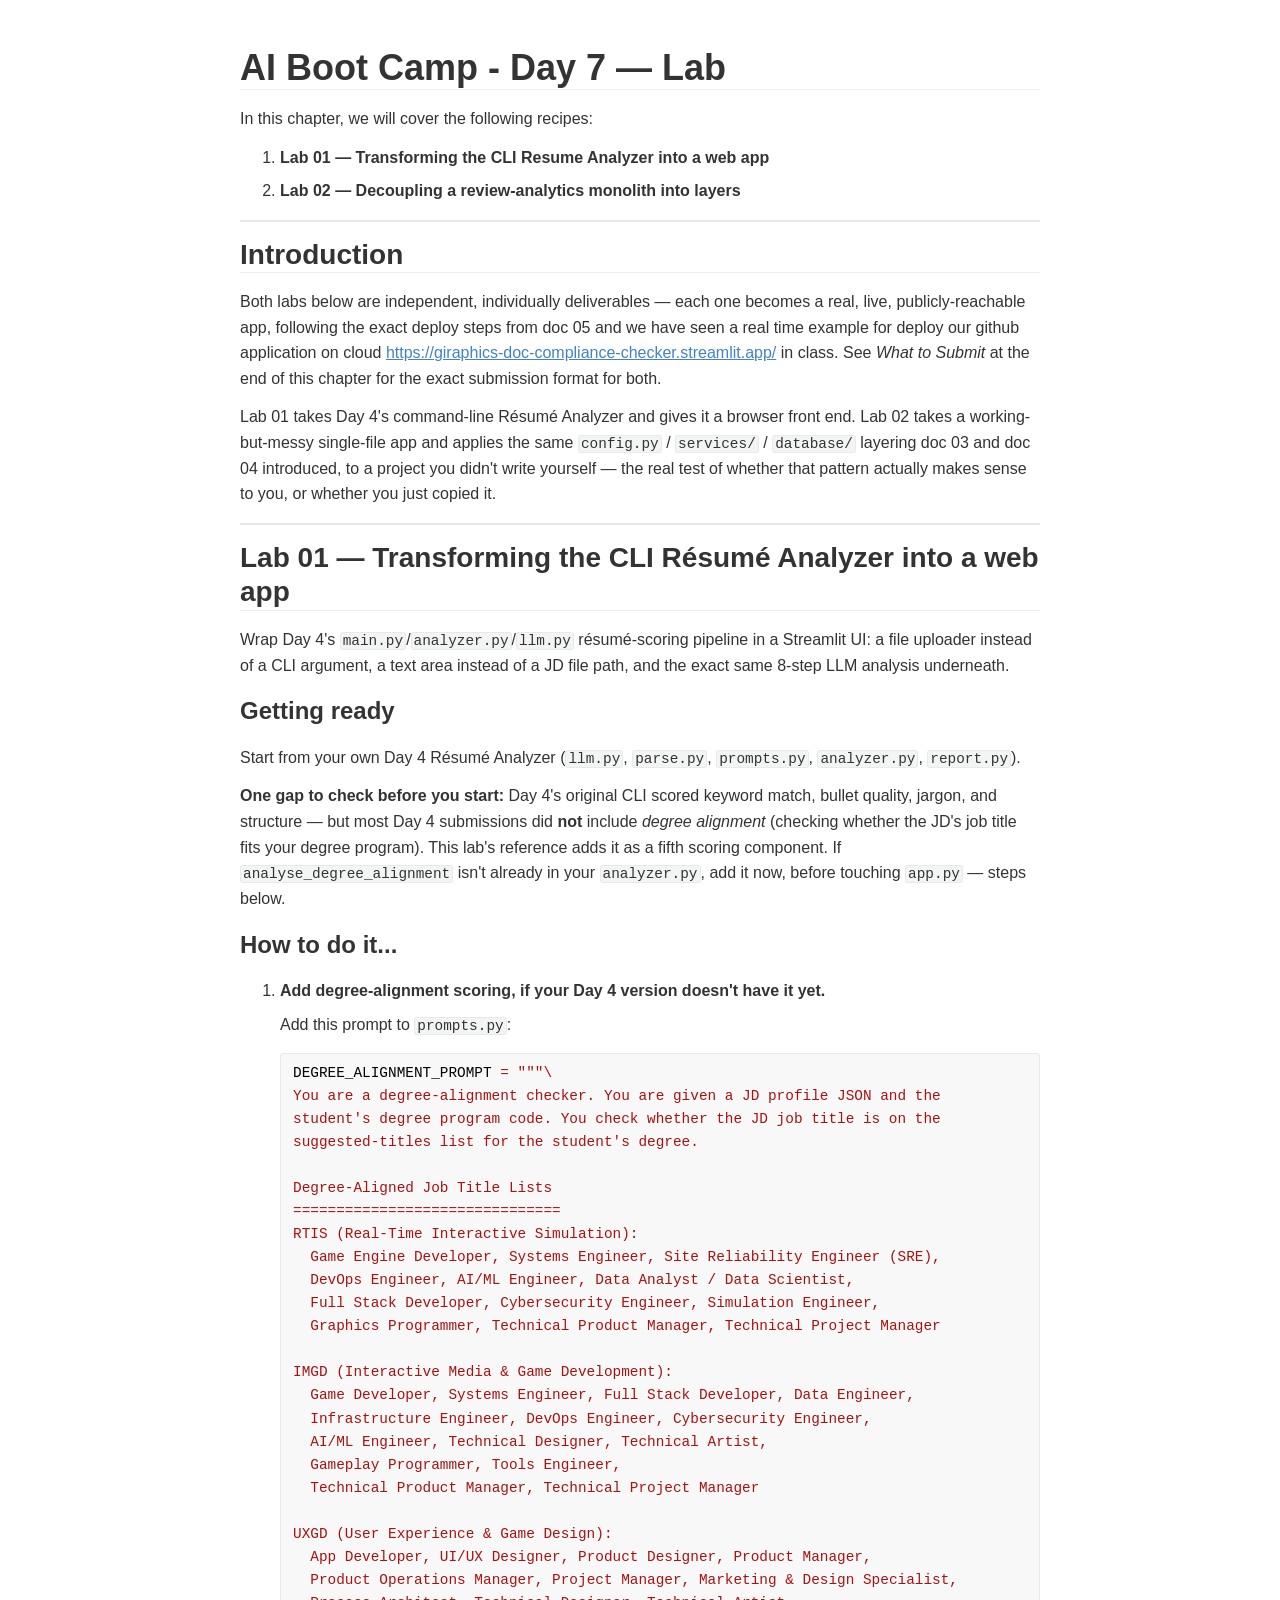
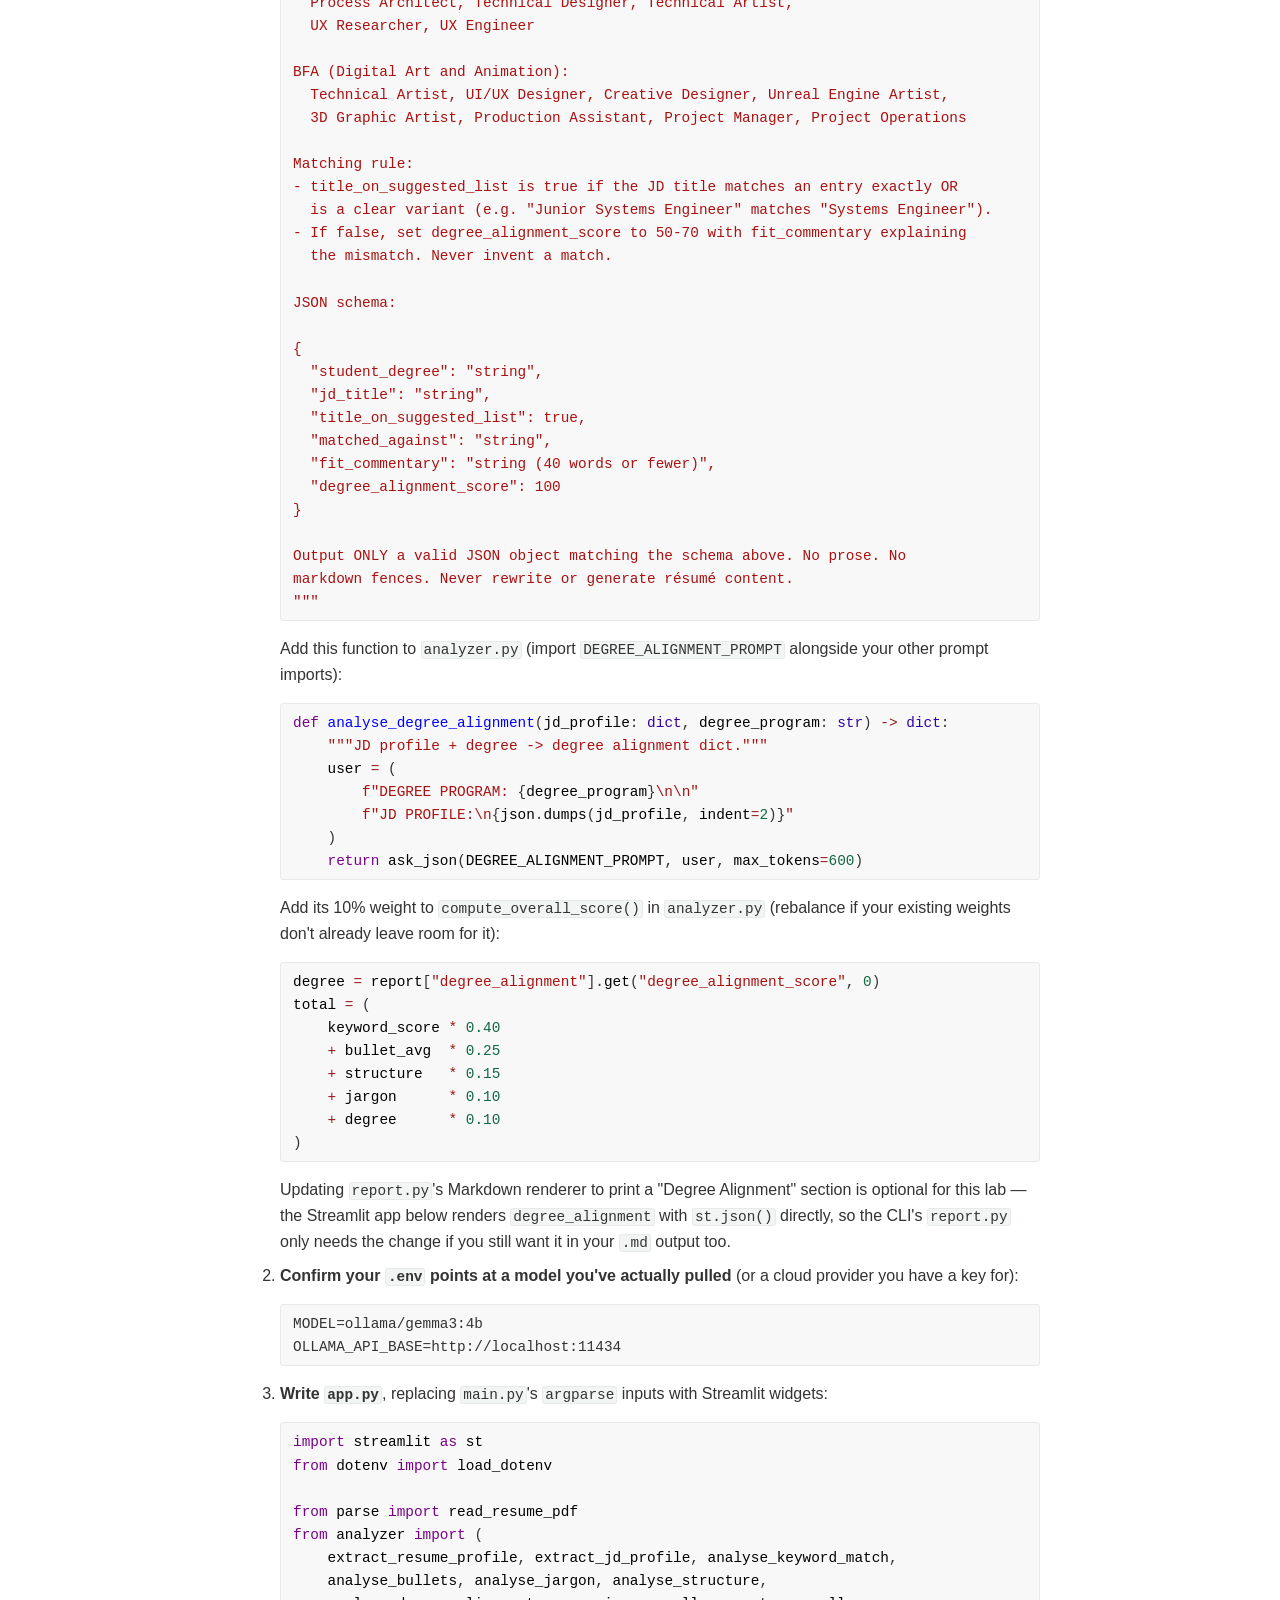
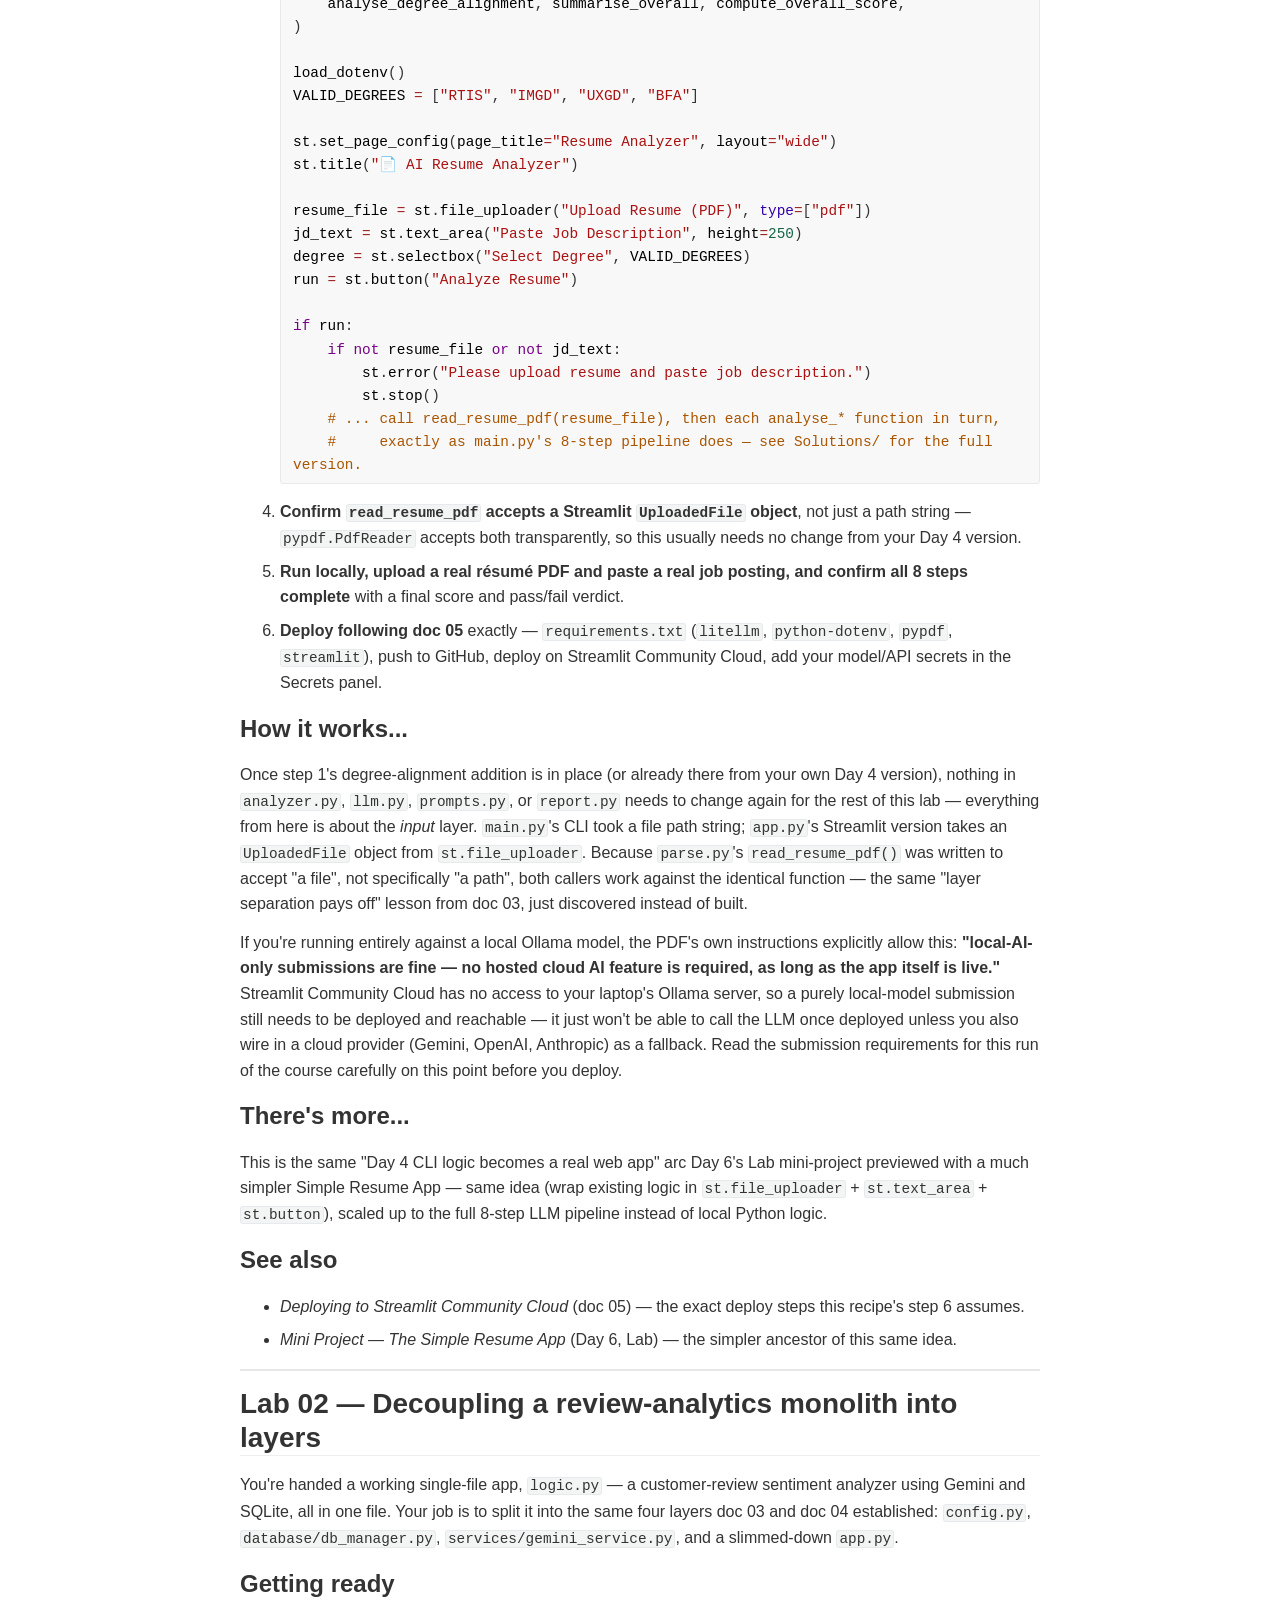
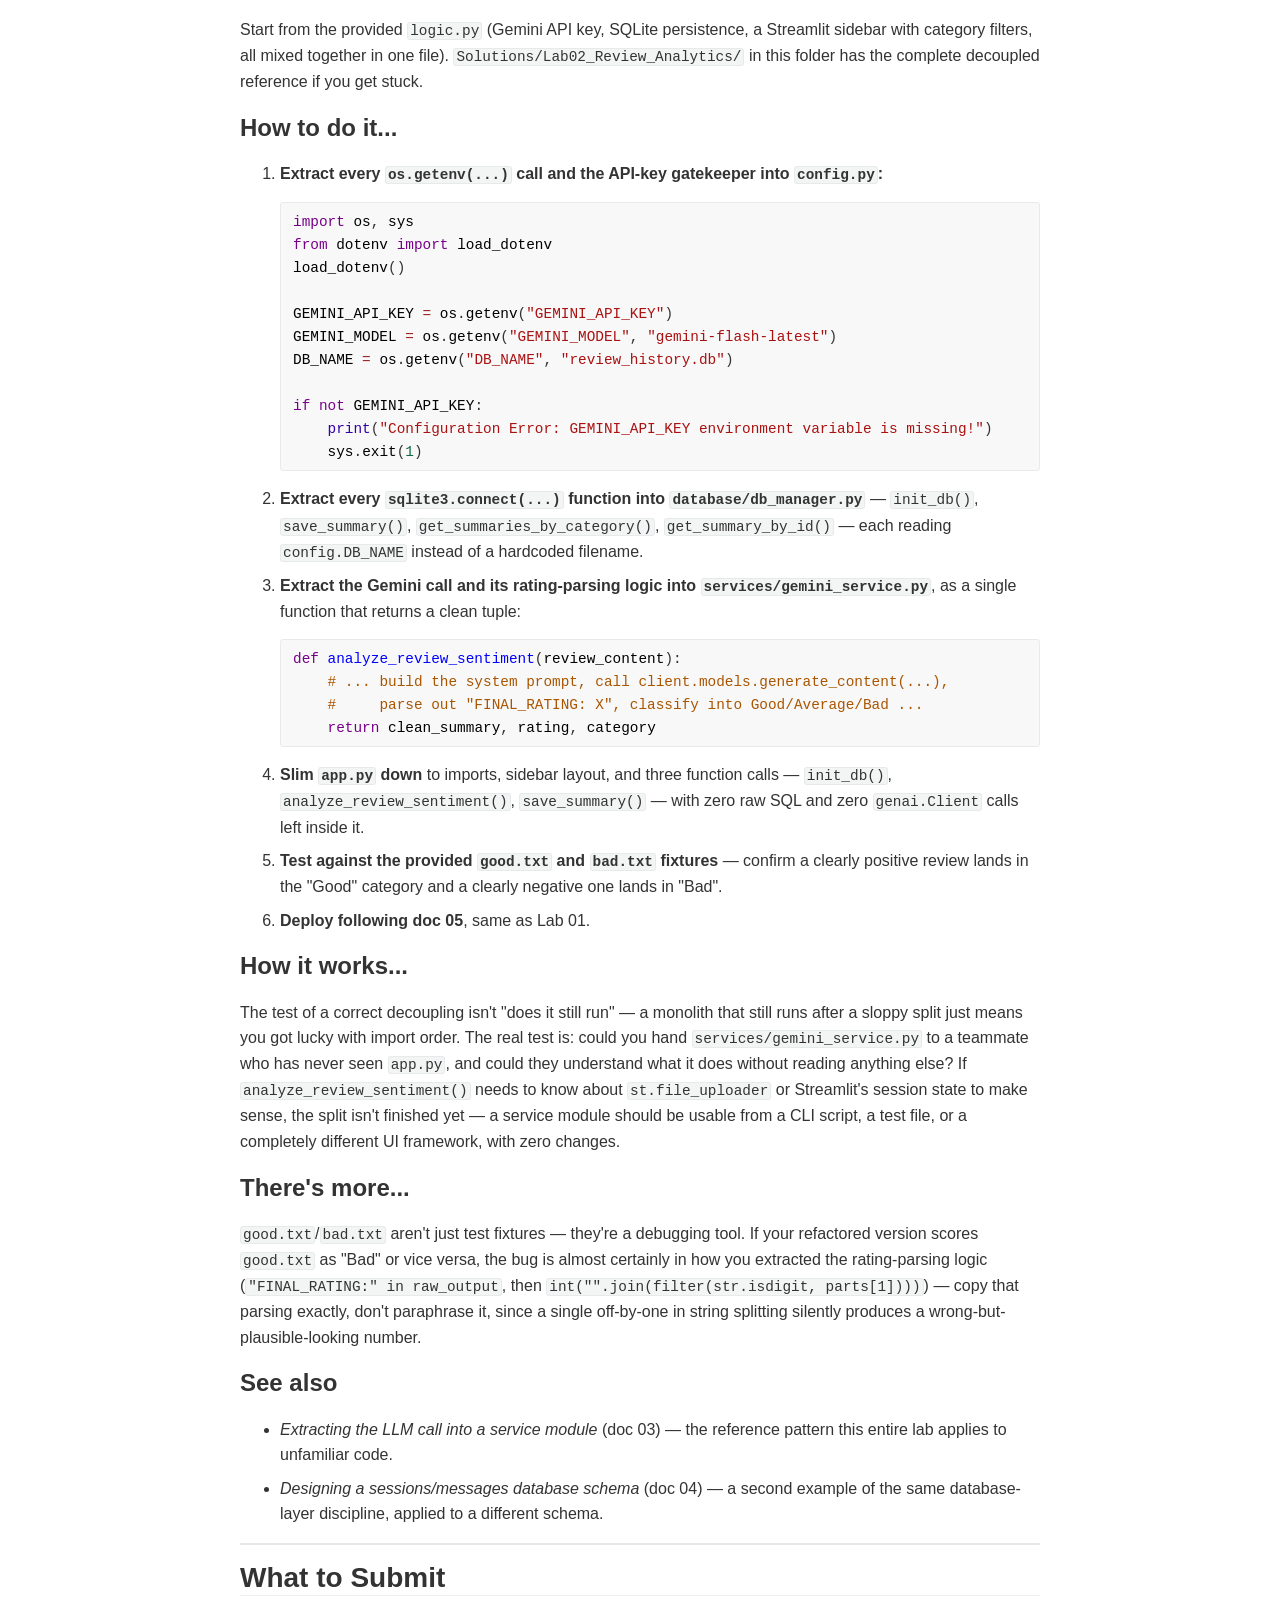
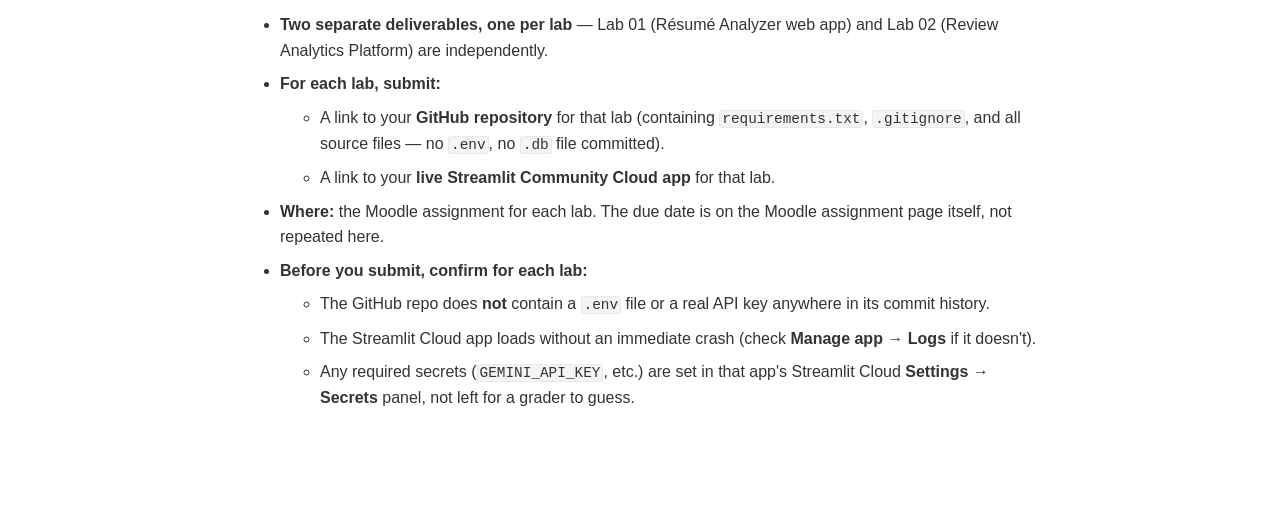
<file: day7/Lab — Resume Analyzer Web App and Review Analytics Platform.html>
<!DOCTYPE html>
<!-- saved from url=(0100)https://distance3.sg.digipen.edu/2026sg-summer/pluginfile.php/27522/mod_resource/content/13/Lab.html -->
<html><head><meta http-equiv="Content-Type" content="text/html; charset=UTF-8">
<meta name="viewport" content="width=device-width initial-scale=1"><style type="text/css">html {overflow-x: initial !important;}</style>
<style type="text/css" id="style-base">:root { --bg-color: #ffffff; --text-color: #333333; --select-text-bg-color: #B5D6FC; --select-text-font-color: auto; --monospace: "Lucida Console",Consolas,"Courier",monospace; --title-bar-height: 20px; }
.mac-os-11 { --title-bar-height: 28px; }
html { font-size: 14px; background-color: var(--bg-color); color: var(--text-color); font-family: "Helvetica Neue", Helvetica, Arial, "Segoe UI Emoji", "SF Pro", sans-serif; -webkit-font-smoothing: antialiased; }
h1, h2, h3, h4, h5 { white-space: pre-wrap; }
body { margin: 0px; padding: 0px; height: auto; inset: 0px; font-size: 1rem; line-height: 1.42857; overflow-x: hidden; background: inherit; }
iframe { margin: auto; }
a.url { word-break: break-all; }
a:active, a:hover { outline: 0px; }
.in-text-selection, ::selection { text-shadow: none; background: var(--select-text-bg-color); color: var(--select-text-font-color); }
#write { margin: 0px auto; height: auto; width: inherit; word-break: normal; overflow-wrap: break-word; position: relative; white-space: normal; overflow-x: visible; padding-top: 36px; }
#write.first-line-indent p { text-indent: 2em; }
#write.first-line-indent li p, #write.first-line-indent p *, #write.first-line-indent svg * { text-indent: 0px; }
#write.first-line-indent li { margin-left: 2em; }
.for-image #write { padding-left: 8px; padding-right: 8px; }
body.typora-export { padding-left: 30px; padding-right: 30px; }
.typora-export .footnote-line, .typora-export li, .typora-export p { white-space: pre-wrap; }
.typora-export .task-list-item input { pointer-events: none; }
@media screen and (max-width: 500px) {
  body.typora-export { padding-left: 0px; padding-right: 0px; }
  #write { padding-left: 20px; padding-right: 20px; }
}
#write li > figure:last-child { margin-bottom: 0.5rem; }
#write ol, #write ul { position: relative; }
img { max-width: 100%; height: auto; vertical-align: middle; image-orientation: from-image; }
button, input, select, textarea { color: inherit; font: inherit; }
input[type="checkbox"], input[type="radio"] { line-height: normal; padding: 0px; }
*, ::after, ::before { box-sizing: border-box; }
#write h1, #write h2, #write h3, #write h4, #write h5, #write h6, #write p, #write pre { width: inherit; position: relative; }
#write svg h1, #write svg h2, #write svg h3, #write svg h4, #write svg h5, #write svg h6, #write svg p { position: static; }
svg sub, svg sup { position: static; }
.nodeLabel p { padding-right: 2px; padding-left: 2px; }
.typora-export .nodeLabel p { padding-right: 0px; padding-left: 0px; }
foreignobject { overflow: visible; }
p { line-height: inherit; }
h1, h2, h3, h4, h5, h6 { break-after: avoid-page; break-inside: avoid; orphans: 4; }
p { orphans: 4; }
li p { orphans: 1; }
h1 { font-size: 2rem; }
h2 { font-size: 1.8rem; }
h3 { font-size: 1.6rem; }
h4 { font-size: 1.4rem; }
h5 { font-size: 1.2rem; }
h6 { font-size: 1rem; }
.md-math-block, .md-rawblock, h1, h2, h3, h4, h5, h6, p { margin-top: 1rem; margin-bottom: 1rem; }
.hidden { display: none; }
.md-blockmeta { color: rgb(204, 204, 204); font-weight: 700; font-style: italic; }
a { cursor: pointer; }
sup.md-footnote { padding: 2px 4px; background-color: rgba(238, 238, 238, 0.7); color: rgb(85, 85, 85); border-radius: 4px; cursor: pointer; }
sup.md-footnote a, sup.md-footnote a:hover { color: inherit; text-transform: inherit; text-decoration: inherit; }
#write input[type="checkbox"] { cursor: pointer; width: inherit; height: inherit; }
figure { overflow-x: auto; margin: 1.2em 0px; max-width: calc(100% + 16px); padding: 0px; }
figure > table { margin: 0px; }
thead, tr { break-inside: avoid; break-after: auto; }
thead { display: table-header-group; }
table { border-collapse: collapse; border-spacing: 0px; width: 100%; overflow: auto; break-inside: auto; text-align: left; }
table.md-table td { min-width: 32px; }
.CodeMirror-gutters { border-right: 0px; background-color: inherit; }
.CodeMirror-linenumber { user-select: none; }
.CodeMirror { text-align: left; }
.CodeMirror-placeholder { opacity: 0.3; }
.CodeMirror pre { padding: 0px 4px; }
.CodeMirror-lines { padding: 0px; }
div.hr:focus { cursor: none; }
#write pre { white-space: pre-wrap; }
#write.fences-no-line-wrapping pre { white-space: pre; }
#write pre.ty-contain-cm { white-space: normal; }
.CodeMirror-gutters { margin-right: 4px; }
.md-fences { font-size: 0.9rem; display: block; break-inside: avoid; text-align: left; overflow: visible; white-space: pre; background: inherit; position: relative !important; }
.md-fences-adv-panel { width: 100%; margin-top: 10px; text-align: center; padding-top: 0px; padding-bottom: 8px; overflow-x: auto; }
#write .md-fences.mock-cm { white-space: pre-wrap; }
.md-fences.md-fences-with-lineno { padding-left: 0px; }
#write.fences-no-line-wrapping .md-fences.mock-cm { white-space: pre; overflow-x: auto; }
.md-fences.mock-cm.md-fences-with-lineno { padding-left: 8px; }
.CodeMirror-line, twitterwidget { break-inside: avoid; }
svg { break-inside: avoid; }
.footnotes { opacity: 0.8; font-size: 0.9rem; margin-top: 1em; margin-bottom: 1em; }
.footnotes + .footnotes { margin-top: 0px; }
.md-reset { margin: 0px; padding: 0px; border: 0px; outline: 0px; vertical-align: top; background: 0px 0px; text-decoration: none; text-shadow: none; float: none; position: static; width: auto; height: auto; white-space: nowrap; cursor: inherit; -webkit-tap-highlight-color: transparent; line-height: normal; font-weight: 400; text-align: left; box-sizing: content-box; direction: ltr; }
li div { padding-top: 0px; }
blockquote { margin: 1rem 0px; }
li .mathjax-block, li p { margin: 0.5rem 0px; }
li blockquote { margin: 1rem 0px; }
li { margin: 0px; position: relative; }
blockquote > :last-child { margin-bottom: 0px; }
blockquote > :first-child, li > :first-child { margin-top: 0px; }
.footnotes-area { color: rgb(136, 136, 136); margin-top: 0.714rem; padding-bottom: 0.143rem; white-space: normal; }
#write .footnote-line { white-space: pre-wrap; }
@media print {
  body, html { border: 1px solid transparent; height: 99%; break-after: avoid; break-before: avoid; font-variant-ligatures: no-common-ligatures; }
  #write { margin-top: 0px; border-color: transparent !important; padding-top: 0px !important; padding-bottom: 0px !important; }
  .typora-export * { -webkit-print-color-adjust: exact; }
  .typora-export #write { break-after: avoid; }
  .typora-export #write::after { height: 0px; }
  .is-mac table { break-inside: avoid; }
  #write > p:nth-child(1) { margin-top: 0px; }
  .typora-export-show-outline .typora-export-sidebar { display: none; }
  figure { overflow-x: visible; }
}
.footnote-line { margin-top: 0.714em; font-size: 0.7em; }
a img, img a { cursor: pointer; }
pre.md-meta-block { font-size: 0.8rem; min-height: 0.8rem; white-space: pre-wrap; background: rgb(204, 204, 204); display: block; overflow-x: hidden; }
p > .md-image:only-child:not(.md-img-error) img, p > img:only-child { display: block; margin: auto; }
#write.first-line-indent p > .md-image:only-child:not(.md-img-error) img { left: -2em; position: relative; }
p > .md-image:only-child { display: inline-block; width: 100%; }
#write .MathJax_Display { margin: 0.8em 0px 0px; }
.md-math-block { width: 100%; }
.md-math-block:not(:empty)::after { display: none; }
.MathJax_ref { fill: currentcolor; }
[contenteditable="true"]:active, [contenteditable="true"]:focus, [contenteditable="false"]:active, [contenteditable="false"]:focus { outline: 0px; box-shadow: none; }
.md-task-list-item { position: relative; list-style-type: none; }
.task-list-item.md-task-list-item { padding-left: 0px; }
.md-task-list-item > input { position: absolute; top: 0px; left: 0px; margin-left: -1.2em; margin-top: calc(1em - 10px); border: none; }
.math { font-size: 1rem; }
.md-toc { min-height: 3.58rem; position: relative; font-size: 0.9rem; border-radius: 10px; }
.md-toc-content { position: relative; margin-left: 0px; }
.md-toc-content::after, .md-toc::after { display: none; }
.md-toc-item { display: block; color: rgb(65, 131, 196); }
.md-toc-item a { text-decoration: none; }
.md-toc-inner:hover { text-decoration: underline; }
.md-toc-inner { display: inline-block; cursor: pointer; }
.md-toc-h1 .md-toc-inner { margin-left: 0px; font-weight: 700; }
.md-toc-h2 .md-toc-inner { margin-left: 2em; }
.md-toc-h3 .md-toc-inner { margin-left: 4em; }
.md-toc-h4 .md-toc-inner { margin-left: 6em; }
.md-toc-h5 .md-toc-inner { margin-left: 8em; }
.md-toc-h6 .md-toc-inner { margin-left: 10em; }
@media screen and (max-width: 48em) {
  .md-toc-h3 .md-toc-inner { margin-left: 3.5em; }
  .md-toc-h4 .md-toc-inner { margin-left: 5em; }
  .md-toc-h5 .md-toc-inner { margin-left: 6.5em; }
  .md-toc-h6 .md-toc-inner { margin-left: 8em; }
}
a.md-toc-inner { font-size: inherit; font-style: inherit; font-weight: inherit; line-height: inherit; }
.footnote-line a:not(.reversefootnote) { color: inherit; }
.reversefootnote { font-family: ui-monospace, sans-serif; }
.md-attr { display: none; }
.md-fn-count::after { content: "."; }
code, pre, samp, tt { font-family: var(--monospace); }
kbd { margin: 0px 0.1em; padding: 0.1em 0.6em; font-size: 0.8em; color: rgb(36, 39, 41); background: rgb(255, 255, 255); border: 1px solid rgb(173, 179, 185); border-radius: 3px; box-shadow: rgba(12, 13, 14, 0.2) 0px 1px 0px, rgb(255, 255, 255) 0px 0px 0px 2px inset; white-space: nowrap; vertical-align: middle; }
.md-comment { color: rgb(162, 127, 3); opacity: 0.6; font-family: var(--monospace); }
code { text-align: left; vertical-align: initial; }
a.md-print-anchor { white-space: pre !important; border-width: initial !important; border-style: none !important; border-color: initial !important; display: inline-block !important; position: absolute !important; width: 1px !important; right: 0px !important; outline: 0px !important; background: 0px 0px !important; text-decoration: initial !important; text-shadow: initial !important; }
.os-windows.monocolor-emoji .md-emoji { font-family: "Segoe UI Symbol", sans-serif; }
.md-diagram-panel > svg { max-width: 100%; }
[lang="flow"] svg, [lang="mermaid"] svg { max-width: 100%; height: auto; }
[lang="mermaid"] .node text { font-size: 1rem; }
table tr th { border-bottom: 0px; }
video { max-width: 100%; display: block; margin: 0px auto; }
iframe { max-width: 100%; width: 100%; border: none; }
.highlight td, .highlight tr { border: 0px; }
mark { background: rgb(255, 255, 0); color: rgb(0, 0, 0); }
.md-html-inline .md-plain, .md-html-inline strong, mark .md-inline-math, mark strong { color: inherit; }
.md-expand mark .md-meta { opacity: 0.3 !important; }
mark .md-meta { color: rgb(0, 0, 0); }
@media print {
  .typora-export h1, .typora-export h2, .typora-export h3, .typora-export h4, .typora-export h5, .typora-export h6 { break-inside: avoid; }
}
.md-diagram-panel .messageText { stroke: none !important; }
.md-diagram-panel .start-state { fill: var(--node-fill); }
.md-diagram-panel .edgeLabel rect { opacity: 1 !important; }
.md-fences.md-fences-math { font-size: 1em; }
.md-fences-advanced:not(.md-focus) { padding: 0px; white-space: nowrap; border: 0px; }
.md-fences-advanced:not(.md-focus) { background: inherit; }
.mermaid-svg { margin: auto; }
.typora-export-show-outline .typora-export-content { max-width: 1440px; margin: auto; display: flex; flex-direction: row; }
.typora-export-sidebar { width: 300px; font-size: 0.8rem; margin-top: 80px; margin-right: 18px; }
.typora-export-show-outline #write { --webkit-flex: 2; flex: 2 1 0%; }
.typora-export-sidebar .outline-content { position: fixed; top: 0px; max-height: 100%; overflow: hidden auto; padding-bottom: 30px; padding-top: 60px; width: 300px; }
@media screen and (max-width: 1024px) {
  .typora-export-sidebar, .typora-export-sidebar .outline-content { width: 240px; }
}
@media screen and (max-width: 800px) {
  .typora-export-sidebar { display: none; }
}
.outline-content li, .outline-content ul { margin-left: 0px; margin-right: 0px; padding-left: 0px; padding-right: 0px; list-style: none; overflow-wrap: anywhere; }
.outline-content ul { margin-top: 0px; margin-bottom: 0px; }
.outline-content strong { font-weight: 400; }
.outline-expander { width: 1rem; height: 1.42857rem; position: relative; display: table-cell; vertical-align: middle; cursor: pointer; padding-left: 4px; }
.outline-expander::before { content: ""; position: relative; font-family: Ionicons; display: inline-block; font-size: 8px; vertical-align: middle; }
.outline-item { padding-top: 3px; padding-bottom: 3px; cursor: pointer; }
.outline-expander:hover::before { content: ""; }
.outline-h1 > .outline-item { padding-left: 0px; }
.outline-h2 > .outline-item { padding-left: 1em; }
.outline-h3 > .outline-item { padding-left: 2em; }
.outline-h4 > .outline-item { padding-left: 3em; }
.outline-h5 > .outline-item { padding-left: 4em; }
.outline-h6 > .outline-item { padding-left: 5em; }
.outline-label { cursor: pointer; display: table-cell; vertical-align: middle; text-decoration: none; color: inherit; }
.outline-label:hover { text-decoration: underline; }
.outline-item:hover { border-color: rgb(245, 245, 245); background-color: var(--item-hover-bg-color); }
.outline-item:hover { margin-left: -28px; margin-right: -28px; border-left: 28px solid transparent; border-right: 28px solid transparent; }
.outline-item-single .outline-expander::before, .outline-item-single .outline-expander:hover::before { display: none; }
.outline-item-open > .outline-item > .outline-expander::before { content: ""; }
.outline-children { display: none; }
.info-panel-tab-wrapper { display: none; }
.outline-item-open > .outline-children { display: block; }
.typora-export .outline-item { padding-top: 1px; padding-bottom: 1px; }
.typora-export .outline-item:hover { margin-right: -8px; border-right: 8px solid transparent; }
.typora-export .outline-expander::before { content: "+"; font-family: inherit; top: -1px; }
.typora-export .outline-expander:hover::before, .typora-export .outline-item-open > .outline-item > .outline-expander::before { content: "−"; }
.typora-export-collapse-outline .outline-children { display: none; }
.typora-export-collapse-outline .outline-item-open > .outline-children, .typora-export-no-collapse-outline .outline-children { display: block; }
.typora-export-no-collapse-outline .outline-expander::before { content: "" !important; }
.typora-export-show-outline .outline-item-active > .outline-item .outline-label { font-weight: 700; }
.md-inline-math-container mjx-container { zoom: 0.95; }
mjx-container { break-inside: avoid; }
.md-alert.md-alert-note { border-left-color: rgb(9, 105, 218); }
.md-alert.md-alert-important { border-left-color: rgb(130, 80, 223); }
.md-alert.md-alert-warning { border-left-color: rgb(154, 103, 0); }
.md-alert.md-alert-tip { border-left-color: rgb(31, 136, 61); }
.md-alert.md-alert-caution { border-left-color: rgb(207, 34, 46); }
.md-alert { padding: 0px 1em; margin-bottom: 16px; color: inherit; border-left: 0.25em solid rgb(0, 0, 0); }
.md-alert-text-note { color: rgb(9, 105, 218); }
.md-alert-text-important { color: rgb(130, 80, 223); }
.md-alert-text-warning { color: rgb(154, 103, 0); }
.md-alert-text-tip { color: rgb(31, 136, 61); }
.md-alert-text-caution { color: rgb(207, 34, 46); }
.md-alert-text { font-size: 0.9rem; font-weight: 700; }
.md-alert-text svg { fill: currentcolor; position: relative; top: 0.125em; margin-right: 1ch; overflow: visible; }
.md-alert-text-container::after { content: attr(data-text); text-transform: capitalize; pointer-events: none; margin-right: 1ch; }

</style>
<style type="text/css" id="style-codemirror">.CodeMirror { height: auto; }
.CodeMirror.cm-s-inner { background: inherit; }
.CodeMirror-scroll { overflow: auto hidden; z-index: 3; }
.CodeMirror-gutter-filler, .CodeMirror-scrollbar-filler { background-color: rgb(255, 255, 255); }
.CodeMirror-gutters { border-right: 1px solid rgb(221, 221, 221); background: inherit; white-space: nowrap; }
.CodeMirror-linenumber { padding: 0px 3px 0px 5px; text-align: right; color: rgb(153, 153, 153); }
.cm-s-inner .cm-keyword { color: rgb(119, 0, 136); }
.cm-s-inner .cm-atom, .cm-s-inner.cm-atom { color: rgb(34, 17, 153); }
.cm-s-inner .cm-number { color: rgb(17, 102, 68); }
.cm-s-inner .cm-def { color: rgb(0, 0, 255); }
.cm-s-inner .cm-variable { color: rgb(0, 0, 0); }
.cm-s-inner .cm-variable-2 { color: rgb(0, 85, 170); }
.cm-s-inner .cm-variable-3 { color: rgb(0, 136, 85); }
.cm-s-inner .cm-string { color: rgb(170, 17, 17); }
.cm-s-inner .cm-property { color: rgb(0, 0, 0); }
.cm-s-inner .cm-operator { color: rgb(152, 26, 26); }
.cm-s-inner .cm-comment, .cm-s-inner.cm-comment { color: rgb(170, 85, 0); }
.cm-s-inner .cm-string-2 { color: rgb(255, 85, 0); }
.cm-s-inner .cm-meta { color: rgb(85, 85, 85); }
.cm-s-inner .cm-qualifier { color: rgb(85, 85, 85); }
.cm-s-inner .cm-builtin { color: rgb(51, 0, 170); }
.cm-s-inner .cm-bracket { color: rgb(153, 153, 119); }
.cm-s-inner .cm-tag { color: rgb(17, 119, 0); }
.cm-s-inner .cm-attribute { color: rgb(0, 0, 204); }
.cm-s-inner .cm-header, .cm-s-inner.cm-header { color: rgb(0, 0, 255); }
.cm-s-inner .cm-quote, .cm-s-inner.cm-quote { color: rgb(0, 153, 0); }
.cm-s-inner .cm-hr, .cm-s-inner.cm-hr { color: rgb(153, 153, 153); }
.cm-s-inner .cm-link, .cm-s-inner.cm-link { color: rgb(0, 0, 204); }
.cm-negative { color: rgb(221, 68, 68); }
.cm-positive { color: rgb(34, 153, 34); }
.cm-header, .cm-strong { font-weight: 700; }
.cm-del { text-decoration: line-through; }
.cm-em { font-style: italic; }
.cm-link { text-decoration: underline; }
.cm-error { color: red; }
.cm-invalidchar { color: red; }
.cm-constant { color: rgb(38, 139, 210); }
.cm-defined { color: rgb(181, 137, 0); }
div.CodeMirror span.CodeMirror-matchingbracket { color: rgb(0, 255, 0); }
div.CodeMirror span.CodeMirror-nonmatchingbracket { color: rgb(255, 34, 34); }
.cm-s-inner .CodeMirror-activeline-background { background: inherit; }
.CodeMirror { position: relative; overflow: hidden; }
.CodeMirror-scroll { height: 100%; outline: 0px; position: relative; box-sizing: content-box; background: inherit; }
.CodeMirror-sizer { position: relative; }
.CodeMirror-gutter-filler, .CodeMirror-hscrollbar, .CodeMirror-scrollbar-filler, .CodeMirror-vscrollbar { position: absolute; z-index: 6; display: none; outline: 0px; }
.CodeMirror-vscrollbar { right: 0px; top: 0px; overflow: hidden; }
.CodeMirror-hscrollbar { bottom: 0px; left: 0px; overflow: auto hidden; }
.CodeMirror-scrollbar-filler { right: 0px; bottom: 0px; }
.CodeMirror-gutter-filler { left: 0px; bottom: 0px; }
.CodeMirror-gutters { position: absolute; left: 0px; top: 0px; padding-bottom: 10px; z-index: 3; overflow-y: hidden; }
.CodeMirror-gutter { white-space: normal; height: 100%; box-sizing: content-box; padding-bottom: 30px; margin-bottom: -32px; display: inline-block; }
.CodeMirror-gutter-wrapper { position: absolute; z-index: 4; background: 0px 0px !important; border: none !important; }
.CodeMirror-gutter-background { position: absolute; top: 0px; bottom: 0px; z-index: 4; }
.CodeMirror-gutter-elt { position: absolute; cursor: default; z-index: 4; }
.CodeMirror-lines { cursor: text; }
.CodeMirror pre { border-radius: 0px; border-width: 0px; background: 0px 0px; font-family: inherit; font-size: inherit; margin: 0px; white-space: pre; overflow-wrap: normal; color: inherit; z-index: 2; position: relative; overflow: visible; }
.CodeMirror-wrap pre { overflow-wrap: break-word; white-space: pre-wrap; word-break: normal; }
.CodeMirror-code pre { border-right: 30px solid transparent; width: fit-content; }
.CodeMirror-wrap .CodeMirror-code pre { border-right: none; width: auto; }
.CodeMirror-linebackground { position: absolute; inset: 0px; z-index: 0; }
.CodeMirror-linewidget { position: relative; z-index: 2; overflow: auto; }
.CodeMirror-wrap .CodeMirror-scroll { overflow-x: hidden; }
.CodeMirror-measure { position: absolute; width: 100%; height: 0px; overflow: hidden; visibility: hidden; }
.CodeMirror-measure pre { position: static; }
.CodeMirror div.CodeMirror-cursor { position: absolute; visibility: hidden; border-right: none; width: 0px; }
.CodeMirror div.CodeMirror-cursor { visibility: hidden; }
.CodeMirror-focused div.CodeMirror-cursor { visibility: inherit; }
.cm-searching { background: rgba(255, 255, 0, 0.4); }
span.cm-underlined { text-decoration: underline; }
span.cm-strikethrough { text-decoration: line-through; }
.cm-tw-syntaxerror { color: rgb(255, 255, 255); background-color: rgb(153, 0, 0); }
.cm-tw-deleted { text-decoration: line-through; }
.cm-tw-header5 { font-weight: 700; }
.cm-tw-listitem:first-child { padding-left: 10px; }
.cm-tw-box { border-style: solid; border-right-width: 1px; border-bottom-width: 1px; border-left-width: 1px; border-color: inherit; border-top-width: 0px !important; }
.cm-tw-underline { text-decoration: underline; }
@media print {
  .CodeMirror div.CodeMirror-cursor { visibility: hidden; }
}

</style>
<link rel="stylesheet" href="./Lab — Resume Analyzer Web App and Review Analytics Platform_files/css" type="text/css">
<style type="text/css" id="style-theme_css">:root {
    --side-bar-bg-color: #fafafa;
    --control-text-color: #777;
}

@include-when-export url(https://fonts.googleapis.com/css?family=Open+Sans:400italic,700italic,700,400&subset=latin,latin-ext);

/* open-sans-regular - latin-ext_latin */
  /* open-sans-italic - latin-ext_latin */
    /* open-sans-700 - latin-ext_latin */
    /* open-sans-700italic - latin-ext_latin */
  html {
    font-size: 16px;
    -webkit-font-smoothing: antialiased;
}

body {
    font-family: "Open Sans","Clear Sans", "Helvetica Neue", Helvetica, Arial, 'Segoe UI Emoji', 'SF Pro', sans-serif;
    color: rgb(51, 51, 51);
    line-height: 1.6;
}

#write {
    max-width: 860px;
  	margin: 0 auto;
  	padding: 30px;
    padding-bottom: 100px;
}

@media only screen and (min-width: 1400px) {
	#write {
		max-width: 1024px;
	}
}

@media only screen and (min-width: 1800px) {
	#write {
		max-width: 1200px;
	}
}

#write > ul:first-child,
#write > ol:first-child{
    margin-top: 30px;
}

a {
    color: #4183C4;
}
h1,
h2,
h3,
h4,
h5,
h6 {
    position: relative;
    margin-top: 1rem;
    margin-bottom: 1rem;
    font-weight: bold;
    line-height: 1.4;
    cursor: text;
}
h1:hover a.anchor,
h2:hover a.anchor,
h3:hover a.anchor,
h4:hover a.anchor,
h5:hover a.anchor,
h6:hover a.anchor {
    text-decoration: none;
}
h1 tt,
h1 code {
    font-size: inherit;
}
h2 tt,
h2 code {
    font-size: inherit;
}
h3 tt,
h3 code {
    font-size: inherit;
}
h4 tt,
h4 code {
    font-size: inherit;
}
h5 tt,
h5 code {
    font-size: inherit;
}
h6 tt,
h6 code {
    font-size: inherit;
}
h1 {
    font-size: 2.25em;
    line-height: 1.2;
    border-bottom: 1px solid #eee;
}
h2 {
    font-size: 1.75em;
    line-height: 1.225;
    border-bottom: 1px solid #eee;
}

/*@media print {
    .typora-export h1,
    .typora-export h2 {
        border-bottom: none;
        padding-bottom: initial;
    }

    .typora-export h1::after,
    .typora-export h2::after {
        content: "";
        display: block;
        height: 100px;
        margin-top: -96px;
        border-top: 1px solid #eee;
    }
}*/

h3 {
    font-size: 1.5em;
    line-height: 1.43;
}
h4 {
    font-size: 1.25em;
}
h5 {
    font-size: 1em;
}
h6 {
   font-size: 1em;
    color: #777;
}
p,
blockquote,
ul,
ol,
dl,
table{
    margin: 0.8em 0;
}
li>ol,
li>ul {
    margin: 0 0;
}
hr {
    height: 2px;
    padding: 0;
    margin: 16px 0;
    background-color: #e7e7e7;
    border: 0 none;
    overflow: hidden;
    box-sizing: content-box;
}

li p.first {
    display: inline-block;
}
ul,
ol {
    padding-left: 30px;
}
ul:first-child,
ol:first-child {
    margin-top: 0;
}
ul:last-child,
ol:last-child {
    margin-bottom: 0;
}
blockquote {
    border-left: 4px solid #dfe2e5;
    padding: 0 15px;
    color: #777777;
}
blockquote blockquote {
    padding-right: 0;
}
table {
    padding: 0;
    word-break: initial;
}
table tr {
    border: 1px solid #dfe2e5;
    margin: 0;
    padding: 0;
}
table tr:nth-child(2n),
thead {
    background-color: #f8f8f8;
}
table th {
    font-weight: bold;
    border: 1px solid #dfe2e5;
    border-bottom: 0;
    margin: 0;
    padding: 6px 13px;
}
table td {
    border: 1px solid #dfe2e5;
    margin: 0;
    padding: 6px 13px;
}
table th:first-child,
table td:first-child {
    margin-top: 0;
}
table th:last-child,
table td:last-child {
    margin-bottom: 0;
}

.CodeMirror-lines {
    padding-left: 4px;
}

.code-tooltip {
    box-shadow: 0 1px 1px 0 rgba(0,28,36,.3);
    border-top: 1px solid #eef2f2;
}

.md-fences,
code,
tt {
    border: 1px solid #e7eaed;
    background-color: #f8f8f8;
    border-radius: 3px;
    padding: 0;
    padding: 2px 4px 0px 4px;
    font-size: 0.9em;
}

code {
    background-color: #f3f4f4;
    padding: 0 2px 0 2px;
}

.md-fences {
    margin-bottom: 15px;
    margin-top: 15px;
    padding-top: 8px;
    padding-bottom: 6px;
}


.md-task-list-item > input {
  margin-left: -1.3em;
}

@media print {
    html {
        font-size: 13px;
    }
    pre {
        page-break-inside: avoid;
        word-wrap: break-word;
    }
}

.md-fences {
	background-color: #f8f8f8;
}
#write pre.md-meta-block {
	padding: 1rem;
    font-size: 85%;
    line-height: 1.45;
    background-color: #f7f7f7;
    border: 0;
    border-radius: 3px;
    color: #777777;
    margin-top: 0 !important;
}

.mathjax-block>.code-tooltip {
	bottom: .375rem;
}

.md-mathjax-midline {
    background: #fafafa;
}

#write>h3.md-focus:before{
	left: -1.5625rem;
	top: .375rem;
}
#write>h4.md-focus:before{
	left: -1.5625rem;
	top: .285714286rem;
}
#write>h5.md-focus:before{
	left: -1.5625rem;
	top: .285714286rem;
}
#write>h6.md-focus:before{
	left: -1.5625rem;
	top: .285714286rem;
}
.md-image>.md-meta {
    /*border: 1px solid #ddd;*/
    border-radius: 3px;
    padding: 2px 0px 0px 4px;
    font-size: 0.9em;
    color: inherit;
}

.md-tag {
    color: #a7a7a7;
    opacity: 1;
}

.md-toc { 
    margin-top:20px;
    padding-bottom:20px;
}

.sidebar-tabs {
    border-bottom: none;
}

#typora-quick-open {
    border: 1px solid #ddd;
    background-color: #f8f8f8;
}

#typora-quick-open-item {
    background-color: #FAFAFA;
    border-color: #FEFEFE #e5e5e5 #e5e5e5 #eee;
    border-style: solid;
    border-width: 1px;
}

/** focus mode */
.on-focus-mode blockquote {
    border-left-color: rgba(85, 85, 85, 0.12);
}

header, .context-menu, .megamenu-content, footer{
    font-family: "Segoe UI", "Arial", sans-serif;
}

.file-node-content:hover .file-node-icon,
.file-node-content:hover .file-node-open-state{
    visibility: visible;
}

.mac-seamless-mode #typora-sidebar {
    background-color: #fafafa;
    background-color: var(--side-bar-bg-color);
}

.mac-os #write{
    caret-color: AccentColor;
}

.md-lang {
    color: #b4654d;
}

/*.html-for-mac {
    --item-hover-bg-color: #E6F0FE;
}*/

#md-notification .btn {
    border: 0;
}

.dropdown-menu .divider {
    border-color: #e5e5e5;
    opacity: 0.4;
}

.ty-preferences .window-content {
    background-color: #fafafa;
}

.ty-preferences .nav-group-item.active {
    color: white;
    background: #999;
}

.menu-item-container a.menu-style-btn {
    background-color: #f5f8fa;
    background-image: linear-gradient( 180deg , hsla(0, 0%, 100%, 0.8), hsla(0, 0%, 100%, 0)); 
}
</style>
<style type="text/css" id="style-lp">ol, ul {padding-left: 40px}</style>

<title>Lab — Resume Analyzer Web App and Review Analytics Platform</title>
</head>
<body class="typora-export os-windows"><div class="typora-export-content">
<div id="write" class=""><h1 id="ai-boot-camp---day-7-----lab"><span>AI Boot Camp - Day 7 — Lab</span></h1><p><span>In this chapter, we will cover the following recipes:</span></p><ol start=""><li><p><strong><span>Lab 01 — Transforming the CLI Resume Analyzer into a web app</span></strong></p></li><li><p><strong><span>Lab 02 — Decoupling a review-analytics monolith into layers</span></strong></p></li></ol><hr><h2 id="introduction"><span>Introduction</span></h2><p><span>Both labs below are independent, individually deliverables — each one becomes a real, live, publicly-reachable app, following the exact deploy steps from doc 05 and we have seen a real time example for deploy our github application on cloud </span><a href="https://giraphics-doc-compliance-checker.streamlit.app/" target="_blank" class="url">https://giraphics-doc-compliance-checker.streamlit.app/</a><span> in class. See </span><em><span>What to Submit</span></em><span> at the end of this chapter for the exact submission format for both.</span></p><p><span>Lab 01 takes Day 4's command-line Résumé Analyzer and gives it a browser front end. Lab 02 takes a working-but-messy single-file app and applies the same </span><code>config.py</code><span> / </span><code>services/</code><span> / </span><code>database/</code><span> layering doc 03 and doc 04 introduced, to a project you didn't write yourself — the real test of whether that pattern actually makes sense to you, or whether you just copied it.</span></p><hr><h2 id="lab-01-----transforming-the-cli-résumé-analyzer-into-a-web-app"><span>Lab 01 — Transforming the CLI Résumé Analyzer into a web app</span></h2><p><span>Wrap Day 4's </span><code>main.py</code><span>/</span><code>analyzer.py</code><span>/</span><code>llm.py</code><span> résumé-scoring pipeline in a Streamlit UI: a file uploader instead of a CLI argument, a text area instead of a JD file path, and the exact same 8-step LLM analysis underneath.</span></p><h3 id="getting-ready"><span>Getting ready</span></h3><p><span>Start from your own Day 4 Résumé Analyzer (</span><code>llm.py</code><span>, </span><code>parse.py</code><span>, </span><code>prompts.py</code><span>, </span><code>analyzer.py</code><span>, </span><code>report.py</code><span>).</span></p><p><strong><span>One gap to check before you start:</span></strong><span> Day 4's original CLI scored keyword match, bullet quality, jargon, and structure — but most Day 4 submissions did </span><strong><span>not</span></strong><span> include </span><em><span>degree alignment</span></em><span> (checking whether the JD's job title fits your degree program). This lab's reference adds it as a fifth scoring component. If </span><code>analyse_degree_alignment</code><span> isn't already in your </span><code>analyzer.py</code><span>, add it now, before touching </span><code>app.py</code><span> — steps below.</span></p><h3 id="how-to-do-it"><span>How to do it...</span></h3><ol start=""><li><p><strong><span>Add degree-alignment scoring, if your Day 4 version doesn't have it yet.</span></strong></p><p><span>Add this prompt to </span><code>prompts.py</code><span>:</span></p><pre class="md-fences md-end-block ty-contain-cm modeLoaded" spellcheck="false" lang="python" style="break-inside: unset;"><div class="CodeMirror cm-s-inner cm-s-null-scroll CodeMirror-wrap" lang="python"><div style="overflow: hidden; position: relative; width: 3px; height: 0px; top: 9.52344px; left: 8px;"><textarea autocorrect="off" autocapitalize="off" spellcheck="false" tabindex="0" style="position: absolute; bottom: -1em; padding: 0px; width: 1000px; height: 1em; outline: none;"></textarea></div><div class="CodeMirror-scrollbar-filler" cm-not-content="true"></div><div class="CodeMirror-gutter-filler" cm-not-content="true"></div><div class="CodeMirror-scroll" tabindex="-1"><div class="CodeMirror-sizer" style="margin-left: 0px; margin-bottom: 0px; border-right-width: 0px; padding-right: 0px; padding-bottom: 0px;"><div style="position: relative; top: 0px;"><div class="CodeMirror-lines" role="presentation"><div role="presentation" style="position: relative; outline: none;"><div class="CodeMirror-measure"><pre><span>xxxxxxxxxx</span></pre></div><div class="CodeMirror-measure"></div><div style="position: relative; z-index: 1;"></div><div class="CodeMirror-code" role="presentation" style=""><div class="CodeMirror-activeline" style="position: relative;"><div class="CodeMirror-activeline-background CodeMirror-linebackground"></div><div class="CodeMirror-gutter-background CodeMirror-activeline-gutter" style="left: 0px; width: 0px;"></div><pre class=" CodeMirror-line " role="presentation"><span role="presentation" style="padding-right: 0.1px;"><span class="cm-variable">DEGREE_ALIGNMENT_PROMPT</span> <span class="cm-operator">=</span> <span class="cm-string">"""\</span></span></pre></div><pre class=" CodeMirror-line " role="presentation"><span role="presentation" style="padding-right: 0.1px;"><span class="cm-string">You are a degree-alignment checker. You are given a JD profile JSON and the</span></span></pre><pre class=" CodeMirror-line " role="presentation"><span role="presentation" style="padding-right: 0.1px;"><span class="cm-string">student's degree program code. You check whether the JD job title is on the</span></span></pre><pre class=" CodeMirror-line " role="presentation"><span role="presentation" style="padding-right: 0.1px;"><span class="cm-string">suggested-titles list for the student's degree.</span></span></pre><pre class=" CodeMirror-line " role="presentation"><span role="presentation" style="padding-right: 0.1px;"><span cm-text="" cm-zwsp="">
</span></span></pre><pre class=" CodeMirror-line " role="presentation"><span role="presentation" style="padding-right: 0.1px;"><span class="cm-string">Degree-Aligned Job Title Lists</span></span></pre><pre class=" CodeMirror-line " role="presentation"><span role="presentation" style="padding-right: 0.1px;"><span class="cm-string">===============================</span></span></pre><pre class=" CodeMirror-line " role="presentation"><span role="presentation" style="padding-right: 0.1px;"><span class="cm-string">RTIS (Real-Time Interactive Simulation):</span></span></pre><pre class=" CodeMirror-line " role="presentation"><span role="presentation" style="padding-right: 0.1px;"><span class="cm-string">  Game Engine Developer, Systems Engineer, Site Reliability Engineer (SRE),</span></span></pre><pre class=" CodeMirror-line " role="presentation"><span role="presentation" style="padding-right: 0.1px;"><span class="cm-string">  DevOps Engineer, AI/ML Engineer, Data Analyst / Data Scientist,</span></span></pre><pre class=" CodeMirror-line " role="presentation"><span role="presentation" style="padding-right: 0.1px;"><span class="cm-string">  Full Stack Developer, Cybersecurity Engineer, Simulation Engineer,</span></span></pre><pre class=" CodeMirror-line " role="presentation"><span role="presentation" style="padding-right: 0.1px;"><span class="cm-string">  Graphics Programmer, Technical Product Manager, Technical Project Manager</span></span></pre><pre class=" CodeMirror-line " role="presentation"><span role="presentation" style="padding-right: 0.1px;"><span cm-text="" cm-zwsp="">
</span></span></pre><pre class=" CodeMirror-line " role="presentation"><span role="presentation" style="padding-right: 0.1px;"><span class="cm-string">IMGD (Interactive Media &amp; Game Development):</span></span></pre><pre class=" CodeMirror-line " role="presentation"><span role="presentation" style="padding-right: 0.1px;"><span class="cm-string">  Game Developer, Systems Engineer, Full Stack Developer, Data Engineer,</span></span></pre><pre class=" CodeMirror-line " role="presentation"><span role="presentation" style="padding-right: 0.1px;"><span class="cm-string">  Infrastructure Engineer, DevOps Engineer, Cybersecurity Engineer,</span></span></pre><pre class=" CodeMirror-line " role="presentation"><span role="presentation" style="padding-right: 0.1px;"><span class="cm-string">  AI/ML Engineer, Technical Designer, Technical Artist,</span></span></pre><pre class=" CodeMirror-line " role="presentation"><span role="presentation" style="padding-right: 0.1px;"><span class="cm-string">  Gameplay Programmer, Tools Engineer,</span></span></pre><pre class=" CodeMirror-line " role="presentation"><span role="presentation" style="padding-right: 0.1px;"><span class="cm-string">  Technical Product Manager, Technical Project Manager</span></span></pre><pre class=" CodeMirror-line " role="presentation"><span role="presentation" style="padding-right: 0.1px;"><span cm-text="" cm-zwsp="">
</span></span></pre><pre class=" CodeMirror-line " role="presentation"><span role="presentation" style="padding-right: 0.1px;"><span class="cm-string">UXGD (User Experience &amp; Game Design):</span></span></pre><pre class=" CodeMirror-line " role="presentation"><span role="presentation" style="padding-right: 0.1px;"><span class="cm-string">  App Developer, UI/UX Designer, Product Designer, Product Manager,</span></span></pre><pre class=" CodeMirror-line " role="presentation"><span role="presentation" style="padding-right: 0.1px;"><span class="cm-string">  Product Operations Manager, Project Manager, Marketing &amp; Design Specialist,</span></span></pre><pre class=" CodeMirror-line " role="presentation"><span role="presentation" style="padding-right: 0.1px;"><span class="cm-string">  Process Architect, Technical Designer, Technical Artist,</span></span></pre><pre class=" CodeMirror-line " role="presentation"><span role="presentation" style="padding-right: 0.1px;"><span class="cm-string">  UX Researcher, UX Engineer</span></span></pre><pre class=" CodeMirror-line " role="presentation"><span role="presentation" style="padding-right: 0.1px;"><span cm-text="" cm-zwsp="">
</span></span></pre><pre class=" CodeMirror-line " role="presentation"><span role="presentation" style="padding-right: 0.1px;"><span class="cm-string">BFA (Digital Art and Animation):</span></span></pre><pre class=" CodeMirror-line " role="presentation"><span role="presentation" style="padding-right: 0.1px;"><span class="cm-string">  Technical Artist, UI/UX Designer, Creative Designer, Unreal Engine Artist,</span></span></pre><pre class=" CodeMirror-line " role="presentation"><span role="presentation" style="padding-right: 0.1px;"><span class="cm-string">  3D Graphic Artist, Production Assistant, Project Manager, Project Operations</span></span></pre><pre class=" CodeMirror-line " role="presentation"><span role="presentation" style="padding-right: 0.1px;"><span cm-text="" cm-zwsp="">
</span></span></pre><pre class=" CodeMirror-line " role="presentation"><span role="presentation" style="padding-right: 0.1px;"><span class="cm-string">Matching rule:</span></span></pre><pre class=" CodeMirror-line " role="presentation"><span role="presentation" style="padding-right: 0.1px;"><span class="cm-string">- title_on_suggested_list is true if the JD title matches an entry exactly OR</span></span></pre><pre class=" CodeMirror-line " role="presentation"><span role="presentation" style="padding-right: 0.1px;"><span class="cm-string">  is a clear variant (e.g. "Junior Systems Engineer" matches "Systems Engineer").</span></span></pre><pre class=" CodeMirror-line " role="presentation"><span role="presentation" style="padding-right: 0.1px;"><span class="cm-string">- If false, set degree_alignment_score to 50-70 with fit_commentary explaining</span></span></pre><pre class=" CodeMirror-line " role="presentation"><span role="presentation" style="padding-right: 0.1px;"><span class="cm-string">  the mismatch. Never invent a match.</span></span></pre><pre class=" CodeMirror-line " role="presentation"><span role="presentation" style="padding-right: 0.1px;"><span cm-text="" cm-zwsp="">
</span></span></pre><pre class=" CodeMirror-line " role="presentation"><span role="presentation" style="padding-right: 0.1px;"><span class="cm-string">JSON schema:</span></span></pre><pre class=" CodeMirror-line " role="presentation"><span role="presentation" style="padding-right: 0.1px;"><span cm-text="" cm-zwsp="">
</span></span></pre><pre class=" CodeMirror-line " role="presentation"><span role="presentation" style="padding-right: 0.1px;"><span class="cm-string">{</span></span></pre><pre class=" CodeMirror-line " role="presentation"><span role="presentation" style="padding-right: 0.1px;"><span class="cm-string">  "student_degree": "string",</span></span></pre><pre class=" CodeMirror-line " role="presentation"><span role="presentation" style="padding-right: 0.1px;"><span class="cm-string">  "jd_title": "string",</span></span></pre><pre class=" CodeMirror-line " role="presentation"><span role="presentation" style="padding-right: 0.1px;"><span class="cm-string">  "title_on_suggested_list": true,</span></span></pre><pre class=" CodeMirror-line " role="presentation"><span role="presentation" style="padding-right: 0.1px;"><span class="cm-string">  "matched_against": "string",</span></span></pre><pre class=" CodeMirror-line " role="presentation"><span role="presentation" style="padding-right: 0.1px;"><span class="cm-string">  "fit_commentary": "string (40 words or fewer)",</span></span></pre><pre class=" CodeMirror-line " role="presentation"><span role="presentation" style="padding-right: 0.1px;"><span class="cm-string">  "degree_alignment_score": 100</span></span></pre><pre class=" CodeMirror-line " role="presentation"><span role="presentation" style="padding-right: 0.1px;"><span class="cm-string">}</span></span></pre><pre class=" CodeMirror-line " role="presentation"><span role="presentation" style="padding-right: 0.1px;"><span cm-text="" cm-zwsp="">
</span></span></pre><pre class=" CodeMirror-line " role="presentation"><span role="presentation" style="padding-right: 0.1px;"><span class="cm-string">Output ONLY a valid JSON object matching the schema above. No prose. No</span></span></pre><pre class=" CodeMirror-line " role="presentation"><span role="presentation" style="padding-right: 0.1px;"><span class="cm-string">markdown fences. Never rewrite or generate résumé content.</span></span></pre><pre class=" CodeMirror-line " role="presentation"><span role="presentation" style="padding-right: 0.1px;"><span class="cm-string">"""</span></span></pre></div></div></div></div></div><div style="position: absolute; height: 0px; width: 1px; border-bottom: 0px solid transparent; top: 1152px;"></div><div class="CodeMirror-gutters" style="display: none; height: 1152px;"></div></div></div></pre><p><span>Add this function to </span><code>analyzer.py</code><span> (import </span><code>DEGREE_ALIGNMENT_PROMPT</code><span> alongside your other prompt imports):</span></p><pre class="md-fences md-end-block ty-contain-cm modeLoaded" spellcheck="false" lang="python"><div class="CodeMirror cm-s-inner cm-s-null-scroll CodeMirror-wrap" lang="python"><div style="overflow: hidden; position: relative; width: 3px; height: 0px; top: 9.52344px; left: 8px;"><textarea autocorrect="off" autocapitalize="off" spellcheck="false" tabindex="0" style="position: absolute; bottom: -1em; padding: 0px; width: 1000px; height: 1em; outline: none;"></textarea></div><div class="CodeMirror-scrollbar-filler" cm-not-content="true"></div><div class="CodeMirror-gutter-filler" cm-not-content="true"></div><div class="CodeMirror-scroll" tabindex="-1"><div class="CodeMirror-sizer" style="margin-left: 0px; margin-bottom: 0px; border-right-width: 0px; padding-right: 0px; padding-bottom: 0px;"><div style="position: relative; top: 0px;"><div class="CodeMirror-lines" role="presentation"><div role="presentation" style="position: relative; outline: none;"><div class="CodeMirror-measure"><pre><span>xxxxxxxxxx</span></pre></div><div class="CodeMirror-measure"></div><div style="position: relative; z-index: 1;"></div><div class="CodeMirror-code" role="presentation" style=""><div class="CodeMirror-activeline" style="position: relative;"><div class="CodeMirror-activeline-background CodeMirror-linebackground"></div><div class="CodeMirror-gutter-background CodeMirror-activeline-gutter" style="left: 0px; width: 0px;"></div><pre class=" CodeMirror-line " role="presentation"><span role="presentation" style="padding-right: 0.1px;"><span class="cm-keyword">def</span> <span class="cm-def">analyse_degree_alignment</span>(<span class="cm-variable">jd_profile</span>: <span class="cm-builtin">dict</span>, <span class="cm-variable">degree_program</span>: <span class="cm-builtin">str</span>) <span class="cm-operator">-&gt;</span> <span class="cm-builtin">dict</span>:</span></pre></div><pre class=" CodeMirror-line " role="presentation"><span role="presentation" style="padding-right: 0.1px;"> &nbsp; &nbsp;<span class="cm-string">"""JD profile + degree -&gt; degree alignment dict."""</span></span></pre><pre class=" CodeMirror-line " role="presentation"><span role="presentation" style="padding-right: 0.1px;"> &nbsp; &nbsp;<span class="cm-variable">user</span> <span class="cm-operator">=</span> (</span></pre><pre class=" CodeMirror-line " role="presentation"><span role="presentation" style="padding-right: 0.1px;"> &nbsp; &nbsp; &nbsp; &nbsp;<span class="cm-string">f"DEGREE PROGRAM: </span>{<span class="cm-variable">degree_program</span>}<span class="cm-string">\n\n"</span></span></pre><pre class=" CodeMirror-line " role="presentation"><span role="presentation" style="padding-right: 0.1px;"> &nbsp; &nbsp; &nbsp; &nbsp;<span class="cm-string">f"JD PROFILE:\n</span>{<span class="cm-variable">json</span>.<span class="cm-property">dumps</span>(<span class="cm-variable">jd_profile</span>, <span class="cm-variable">indent</span><span class="cm-operator">=</span><span class="cm-number">2</span>)}<span class="cm-string">"</span></span></pre><pre class=" CodeMirror-line " role="presentation"><span role="presentation" style="padding-right: 0.1px;"> &nbsp;  )</span></pre><pre class=" CodeMirror-line " role="presentation"><span role="presentation" style="padding-right: 0.1px;"> &nbsp; &nbsp;<span class="cm-keyword">return</span> <span class="cm-variable">ask_json</span>(<span class="cm-variable">DEGREE_ALIGNMENT_PROMPT</span>, <span class="cm-variable">user</span>, <span class="cm-variable">max_tokens</span><span class="cm-operator">=</span><span class="cm-number">600</span>)</span></pre></div></div></div></div></div><div style="position: absolute; height: 0px; width: 1px; border-bottom: 0px solid transparent; top: 161px;"></div><div class="CodeMirror-gutters" style="display: none; height: 161px;"></div></div></div></pre><p><span>Add its 10% weight to </span><code>compute_overall_score()</code><span> in </span><code>analyzer.py</code><span> (rebalance if your existing weights don't already leave room for it):</span></p><pre class="md-fences md-end-block ty-contain-cm modeLoaded" spellcheck="false" lang="python"><div class="CodeMirror cm-s-inner cm-s-null-scroll CodeMirror-wrap" lang="python"><div style="overflow: hidden; position: relative; width: 3px; height: 0px; top: 9.52344px; left: 8px;"><textarea autocorrect="off" autocapitalize="off" spellcheck="false" tabindex="0" style="position: absolute; bottom: -1em; padding: 0px; width: 1000px; height: 1em; outline: none;"></textarea></div><div class="CodeMirror-scrollbar-filler" cm-not-content="true"></div><div class="CodeMirror-gutter-filler" cm-not-content="true"></div><div class="CodeMirror-scroll" tabindex="-1"><div class="CodeMirror-sizer" style="margin-left: 0px; margin-bottom: 0px; border-right-width: 0px; padding-right: 0px; padding-bottom: 0px;"><div style="position: relative; top: 0px;"><div class="CodeMirror-lines" role="presentation"><div role="presentation" style="position: relative; outline: none;"><div class="CodeMirror-measure"><pre><span>xxxxxxxxxx</span></pre></div><div class="CodeMirror-measure"></div><div style="position: relative; z-index: 1;"></div><div class="CodeMirror-code" role="presentation" style=""><div class="CodeMirror-activeline" style="position: relative;"><div class="CodeMirror-activeline-background CodeMirror-linebackground"></div><div class="CodeMirror-gutter-background CodeMirror-activeline-gutter" style="left: 0px; width: 0px;"></div><pre class=" CodeMirror-line " role="presentation"><span role="presentation" style="padding-right: 0.1px;"><span class="cm-variable">degree</span> <span class="cm-operator">=</span> <span class="cm-variable">report</span>[<span class="cm-string">"degree_alignment"</span>].<span class="cm-property">get</span>(<span class="cm-string">"degree_alignment_score"</span>, <span class="cm-number">0</span>)</span></pre></div><pre class=" CodeMirror-line " role="presentation"><span role="presentation" style="padding-right: 0.1px;"><span class="cm-variable">total</span> <span class="cm-operator">=</span> (</span></pre><pre class=" CodeMirror-line " role="presentation"><span role="presentation" style="padding-right: 0.1px;"> &nbsp; &nbsp;<span class="cm-variable">keyword_score</span> <span class="cm-operator">*</span> <span class="cm-number">0.40</span></span></pre><pre class=" CodeMirror-line " role="presentation"><span role="presentation" style="padding-right: 0.1px;"> &nbsp; &nbsp;<span class="cm-operator">+</span> <span class="cm-variable">bullet_avg</span> &nbsp;<span class="cm-operator">*</span> <span class="cm-number">0.25</span></span></pre><pre class=" CodeMirror-line " role="presentation"><span role="presentation" style="padding-right: 0.1px;"> &nbsp; &nbsp;<span class="cm-operator">+</span> <span class="cm-variable">structure</span> &nbsp; <span class="cm-operator">*</span> <span class="cm-number">0.15</span></span></pre><pre class=" CodeMirror-line " role="presentation"><span role="presentation" style="padding-right: 0.1px;"> &nbsp; &nbsp;<span class="cm-operator">+</span> <span class="cm-variable">jargon</span> &nbsp; &nbsp; &nbsp;<span class="cm-operator">*</span> <span class="cm-number">0.10</span></span></pre><pre class=" CodeMirror-line " role="presentation"><span role="presentation" style="padding-right: 0.1px;"> &nbsp; &nbsp;<span class="cm-operator">+</span> <span class="cm-variable">degree</span> &nbsp; &nbsp; &nbsp;<span class="cm-operator">*</span> <span class="cm-number">0.10</span></span></pre><pre class=" CodeMirror-line " role="presentation"><span role="presentation" style="padding-right: 0.1px;">)</span></pre></div></div></div></div></div><div style="position: absolute; height: 0px; width: 1px; border-bottom: 0px solid transparent; top: 184px;"></div><div class="CodeMirror-gutters" style="display: none; height: 184px;"></div></div></div></pre><p><span>Updating </span><code>report.py</code><span>'s Markdown renderer to print a "Degree Alignment" section is optional for this lab — the Streamlit app below renders </span><code>degree_alignment</code><span> with </span><code>st.json()</code><span> directly, so the CLI's </span><code>report.py</code><span> only needs the change if you still want it in your </span><code>.md</code><span> output too.</span></p></li><li><p><strong><span>Confirm your </span><code>.env</code><span> points at a model you've actually pulled</span></strong><span> (or a cloud provider you have a key for):</span></p><pre class="md-fences md-end-block ty-contain-cm modeLoaded" spellcheck="false" lang=""><div class="CodeMirror cm-s-inner cm-s-null-scroll CodeMirror-wrap" lang=""><div style="overflow: hidden; position: relative; width: 3px; height: 0px; top: 9.52344px; left: 8px;"><textarea autocorrect="off" autocapitalize="off" spellcheck="false" tabindex="0" style="position: absolute; bottom: -1em; padding: 0px; width: 1000px; height: 1em; outline: none;"></textarea></div><div class="CodeMirror-scrollbar-filler" cm-not-content="true"></div><div class="CodeMirror-gutter-filler" cm-not-content="true"></div><div class="CodeMirror-scroll" tabindex="-1"><div class="CodeMirror-sizer" style="margin-left: 0px; margin-bottom: 0px; border-right-width: 0px; padding-right: 0px; padding-bottom: 0px;"><div style="position: relative; top: 0px;"><div class="CodeMirror-lines" role="presentation"><div role="presentation" style="position: relative; outline: none;"><div class="CodeMirror-measure"><pre><span>xxxxxxxxxx</span></pre></div><div class="CodeMirror-measure"></div><div style="position: relative; z-index: 1;"></div><div class="CodeMirror-code" role="presentation"><div class="CodeMirror-activeline" style="position: relative;"><div class="CodeMirror-activeline-background CodeMirror-linebackground"></div><div class="CodeMirror-gutter-background CodeMirror-activeline-gutter" style="left: 0px; width: 0px;"></div><pre class=" CodeMirror-line " role="presentation"><span role="presentation" style="padding-right: 0.1px;">MODEL=ollama/gemma3:4b</span></pre></div><pre class=" CodeMirror-line " role="presentation"><span role="presentation" style="padding-right: 0.1px;">OLLAMA_API_BASE=http://localhost:11434</span></pre></div></div></div></div></div><div style="position: absolute; height: 0px; width: 1px; border-bottom: 0px solid transparent; top: 46px;"></div><div class="CodeMirror-gutters" style="display: none; height: 46px;"></div></div></div></pre></li><li><p><strong><span>Write </span><code>app.py</code></strong><span>, replacing </span><code>main.py</code><span>'s </span><code>argparse</code><span> inputs with Streamlit widgets:</span></p><pre class="md-fences md-end-block ty-contain-cm modeLoaded" spellcheck="false" lang="python" style="break-inside: unset;"><div class="CodeMirror cm-s-inner cm-s-null-scroll CodeMirror-wrap" lang="python"><div style="overflow: hidden; position: relative; width: 3px; height: 0px; top: 9.52344px; left: 8px;"><textarea autocorrect="off" autocapitalize="off" spellcheck="false" tabindex="0" style="position: absolute; bottom: -1em; padding: 0px; width: 1000px; height: 1em; outline: none;"></textarea></div><div class="CodeMirror-scrollbar-filler" cm-not-content="true"></div><div class="CodeMirror-gutter-filler" cm-not-content="true"></div><div class="CodeMirror-scroll" tabindex="-1"><div class="CodeMirror-sizer" style="margin-left: 0px; margin-bottom: 0px; border-right-width: 0px; padding-right: 0px; padding-bottom: 0px;"><div style="position: relative; top: 0px;"><div class="CodeMirror-lines" role="presentation"><div role="presentation" style="position: relative; outline: none;"><div class="CodeMirror-measure"><pre><span>xxxxxxxxxx</span></pre></div><div class="CodeMirror-measure"></div><div style="position: relative; z-index: 1;"></div><div class="CodeMirror-code" role="presentation" style=""><div class="CodeMirror-activeline" style="position: relative;"><div class="CodeMirror-activeline-background CodeMirror-linebackground"></div><div class="CodeMirror-gutter-background CodeMirror-activeline-gutter" style="left: 0px; width: 0px;"></div><pre class=" CodeMirror-line " role="presentation"><span role="presentation" style="padding-right: 0.1px;"><span class="cm-keyword">import</span> <span class="cm-variable">streamlit</span> <span class="cm-keyword">as</span> <span class="cm-variable">st</span></span></pre></div><pre class=" CodeMirror-line " role="presentation"><span role="presentation" style="padding-right: 0.1px;"><span class="cm-keyword">from</span> <span class="cm-variable">dotenv</span> <span class="cm-keyword">import</span> <span class="cm-variable">load_dotenv</span></span></pre><pre class=" CodeMirror-line " role="presentation"><span role="presentation" style="padding-right: 0.1px;"><span cm-text="" cm-zwsp="">
</span></span></pre><pre class=" CodeMirror-line " role="presentation"><span role="presentation" style="padding-right: 0.1px;"><span class="cm-keyword">from</span> <span class="cm-variable">parse</span> <span class="cm-keyword">import</span> <span class="cm-variable">read_resume_pdf</span></span></pre><pre class=" CodeMirror-line " role="presentation"><span role="presentation" style="padding-right: 0.1px;"><span class="cm-keyword">from</span> <span class="cm-variable">analyzer</span> <span class="cm-keyword">import</span> (</span></pre><pre class=" CodeMirror-line " role="presentation"><span role="presentation" style="padding-right: 0.1px;"> &nbsp; &nbsp;<span class="cm-variable">extract_resume_profile</span>, <span class="cm-variable">extract_jd_profile</span>, <span class="cm-variable">analyse_keyword_match</span>,</span></pre><pre class=" CodeMirror-line " role="presentation"><span role="presentation" style="padding-right: 0.1px;"> &nbsp; &nbsp;<span class="cm-variable">analyse_bullets</span>, <span class="cm-variable">analyse_jargon</span>, <span class="cm-variable">analyse_structure</span>,</span></pre><pre class=" CodeMirror-line " role="presentation"><span role="presentation" style="padding-right: 0.1px;"> &nbsp; &nbsp;<span class="cm-variable">analyse_degree_alignment</span>, <span class="cm-variable">summarise_overall</span>, <span class="cm-variable">compute_overall_score</span>,</span></pre><pre class=" CodeMirror-line " role="presentation"><span role="presentation" style="padding-right: 0.1px;">)</span></pre><pre class=" CodeMirror-line " role="presentation"><span role="presentation" style="padding-right: 0.1px;"><span cm-text="" cm-zwsp="">
</span></span></pre><pre class=" CodeMirror-line " role="presentation"><span role="presentation" style="padding-right: 0.1px;"><span class="cm-variable">load_dotenv</span>()</span></pre><pre class=" CodeMirror-line " role="presentation"><span role="presentation" style="padding-right: 0.1px;"><span class="cm-variable">VALID_DEGREES</span> <span class="cm-operator">=</span> [<span class="cm-string">"RTIS"</span>, <span class="cm-string">"IMGD"</span>, <span class="cm-string">"UXGD"</span>, <span class="cm-string">"BFA"</span>]</span></pre><pre class=" CodeMirror-line " role="presentation"><span role="presentation" style="padding-right: 0.1px;"><span cm-text="" cm-zwsp="">
</span></span></pre><pre class=" CodeMirror-line " role="presentation"><span role="presentation" style="padding-right: 0.1px;"><span class="cm-variable">st</span>.<span class="cm-property">set_page_config</span>(<span class="cm-variable">page_title</span><span class="cm-operator">=</span><span class="cm-string">"Resume Analyzer"</span>, <span class="cm-variable">layout</span><span class="cm-operator">=</span><span class="cm-string">"wide"</span>)</span></pre><pre class=" CodeMirror-line " role="presentation"><span role="presentation" style="padding-right: 0.1px;"><span class="cm-variable">st</span>.<span class="cm-property">title</span>(<span class="cm-string">"📄 AI Resume Analyzer"</span>)</span></pre><pre class=" CodeMirror-line " role="presentation"><span role="presentation" style="padding-right: 0.1px;"><span cm-text="" cm-zwsp="">
</span></span></pre><pre class=" CodeMirror-line " role="presentation"><span role="presentation" style="padding-right: 0.1px;"><span class="cm-variable">resume_file</span> <span class="cm-operator">=</span> <span class="cm-variable">st</span>.<span class="cm-property">file_uploader</span>(<span class="cm-string">"Upload Resume (PDF)"</span>, <span class="cm-builtin">type</span><span class="cm-operator">=</span>[<span class="cm-string">"pdf"</span>])</span></pre><pre class=" CodeMirror-line " role="presentation"><span role="presentation" style="padding-right: 0.1px;"><span class="cm-variable">jd_text</span> <span class="cm-operator">=</span> <span class="cm-variable">st</span>.<span class="cm-property">text_area</span>(<span class="cm-string">"Paste Job Description"</span>, <span class="cm-variable">height</span><span class="cm-operator">=</span><span class="cm-number">250</span>)</span></pre><pre class=" CodeMirror-line " role="presentation"><span role="presentation" style="padding-right: 0.1px;"><span class="cm-variable">degree</span> <span class="cm-operator">=</span> <span class="cm-variable">st</span>.<span class="cm-property">selectbox</span>(<span class="cm-string">"Select Degree"</span>, <span class="cm-variable">VALID_DEGREES</span>)</span></pre><pre class=" CodeMirror-line " role="presentation"><span role="presentation" style="padding-right: 0.1px;"><span class="cm-variable">run</span> <span class="cm-operator">=</span> <span class="cm-variable">st</span>.<span class="cm-property">button</span>(<span class="cm-string">"Analyze Resume"</span>)</span></pre><pre class=" CodeMirror-line " role="presentation"><span role="presentation" style="padding-right: 0.1px;"><span cm-text="" cm-zwsp="">
</span></span></pre><pre class=" CodeMirror-line " role="presentation"><span role="presentation" style="padding-right: 0.1px;"><span class="cm-keyword">if</span> <span class="cm-variable">run</span>:</span></pre><pre class=" CodeMirror-line " role="presentation"><span role="presentation" style="padding-right: 0.1px;"> &nbsp; &nbsp;<span class="cm-keyword">if</span> <span class="cm-keyword">not</span> <span class="cm-variable">resume_file</span> <span class="cm-keyword">or</span> <span class="cm-keyword">not</span> <span class="cm-variable">jd_text</span>:</span></pre><pre class=" CodeMirror-line " role="presentation"><span role="presentation" style="padding-right: 0.1px;"> &nbsp; &nbsp; &nbsp; &nbsp;<span class="cm-variable">st</span>.<span class="cm-property">error</span>(<span class="cm-string">"Please upload resume and paste job description."</span>)</span></pre><pre class=" CodeMirror-line " role="presentation"><span role="presentation" style="padding-right: 0.1px;"> &nbsp; &nbsp; &nbsp; &nbsp;<span class="cm-variable">st</span>.<span class="cm-property">stop</span>()</span></pre><pre class=" CodeMirror-line " role="presentation"><span role="presentation" style="padding-right: 0.1px;"> &nbsp; &nbsp;<span class="cm-comment"># ... call read_resume_pdf(resume_file), then each analyse_* function in turn,</span></span></pre><pre class=" CodeMirror-line " role="presentation"><span role="presentation" style="padding-right: 0.1px;"> &nbsp; &nbsp;<span class="cm-comment"># &nbsp; &nbsp; exactly as main.py's 8-step pipeline does — see Solutions/ for the full version.</span></span></pre></div></div></div></div></div><div style="position: absolute; height: 0px; width: 1px; border-bottom: 0px solid transparent; top: 622px;"></div><div class="CodeMirror-gutters" style="display: none; height: 622px;"></div></div></div></pre></li><li><p><strong><span>Confirm </span><code>read_resume_pdf</code><span> accepts a Streamlit </span><code>UploadedFile</code><span> object</span></strong><span>, not just a path string — </span><code>pypdf.PdfReader</code><span> accepts both transparently, so this usually needs no change from your Day 4 version.</span></p></li><li><p><strong><span>Run locally, upload a real résumé PDF and paste a real job posting, and confirm all 8 steps complete</span></strong><span> with a final score and pass/fail verdict.</span></p></li><li><p><strong><span>Deploy following doc 05</span></strong><span> exactly — </span><code>requirements.txt</code><span> (</span><code>litellm</code><span>, </span><code>python-dotenv</code><span>, </span><code>pypdf</code><span>, </span><code>streamlit</code><span>), push to GitHub, deploy on Streamlit Community Cloud, add your model/API secrets in the Secrets panel.</span></p></li></ol><h3 id="how-it-works"><span>How it works...</span></h3><p><span>Once step 1's degree-alignment addition is in place (or already there from your own Day 4 version), nothing in </span><code>analyzer.py</code><span>, </span><code>llm.py</code><span>, </span><code>prompts.py</code><span>, or </span><code>report.py</code><span> needs to change again for the rest of this lab — everything from here is about the </span><em><span>input</span></em><span> layer. </span><code>main.py</code><span>'s CLI took a file path string; </span><code>app.py</code><span>'s Streamlit version takes an </span><code>UploadedFile</code><span> object from </span><code>st.file_uploader</code><span>. Because </span><code>parse.py</code><span>'s </span><code>read_resume_pdf()</code><span> was written to accept "a file", not specifically "a path", both callers work against the identical function — the same "layer separation pays off" lesson from doc 03, just discovered instead of built.</span></p><p><span>If you're running entirely against a local Ollama model, the PDF's own instructions explicitly allow this: </span><strong><span>"local-AI-only submissions are fine — no hosted cloud AI feature is required, as long as the app itself is live."</span></strong><span> Streamlit Community Cloud has no access to your laptop's Ollama server, so a purely local-model submission still needs to be deployed and reachable — it just won't be able to call the LLM once deployed unless you also wire in a cloud provider (Gemini, OpenAI, Anthropic) as a fallback. Read the submission requirements for this run of the course carefully on this point before you deploy.</span></p><h3 id="theres-more"><span>There's more...</span></h3><p><span>This is the same "Day 4 CLI logic becomes a real web app" arc Day 6's Lab mini-project previewed with a much simpler Simple Resume App — same idea (wrap existing logic in </span><code>st.file_uploader</code><span> + </span><code>st.text_area</code><span> + </span><code>st.button</code><span>), scaled up to the full 8-step LLM pipeline instead of local Python logic.</span></p><h3 id="see-also"><span>See also</span></h3><ul><li><p><em><span>Deploying to Streamlit Community Cloud</span></em><span> (doc 05) — the exact deploy steps this recipe's step 6 assumes.</span></p></li><li><p><em><span>Mini Project — The Simple Resume App</span></em><span> (Day 6, Lab) — the simpler ancestor of this same idea.</span></p></li></ul><hr><h2 id="lab-02-----decoupling-a-review-analytics-monolith-into-layers"><span>Lab 02 — Decoupling a review-analytics monolith into layers</span></h2><p><span>You're handed a working single-file app, </span><code>logic.py</code><span> — a customer-review sentiment analyzer using Gemini and SQLite, all in one file. Your job is to split it into the same four layers doc 03 and doc 04 established: </span><code>config.py</code><span>, </span><code>database/db_manager.py</code><span>, </span><code>services/gemini_service.py</code><span>, and a slimmed-down </span><code>app.py</code><span>.</span></p><h3 id="getting-ready-2"><span>Getting ready</span></h3><p><span>Start from the provided </span><code>logic.py</code><span> (Gemini API key, SQLite persistence, a Streamlit sidebar with category filters, all mixed together in one file). </span><code>Solutions/Lab02_Review_Analytics/</code><span> in this folder has the complete decoupled reference if you get stuck.</span></p><h3 id="how-to-do-it-2"><span>How to do it...</span></h3><ol start=""><li><p><strong><span>Extract every </span><code>os.getenv(...)</code><span> call and the API-key gatekeeper into </span><code>config.py</code><span>:</span></strong></p><pre class="md-fences md-end-block ty-contain-cm modeLoaded" spellcheck="false" lang="python"><div class="CodeMirror cm-s-inner cm-s-null-scroll CodeMirror-wrap" lang="python"><div style="overflow: hidden; position: relative; width: 3px; height: 0px; top: 9.52344px; left: 8px;"><textarea autocorrect="off" autocapitalize="off" spellcheck="false" tabindex="0" style="position: absolute; bottom: -1em; padding: 0px; width: 1000px; height: 1em; outline: none;"></textarea></div><div class="CodeMirror-scrollbar-filler" cm-not-content="true"></div><div class="CodeMirror-gutter-filler" cm-not-content="true"></div><div class="CodeMirror-scroll" tabindex="-1"><div class="CodeMirror-sizer" style="margin-left: 0px; margin-bottom: 0px; border-right-width: 0px; padding-right: 0px; padding-bottom: 0px;"><div style="position: relative; top: 0px;"><div class="CodeMirror-lines" role="presentation"><div role="presentation" style="position: relative; outline: none;"><div class="CodeMirror-measure"><pre><span>xxxxxxxxxx</span></pre></div><div class="CodeMirror-measure"></div><div style="position: relative; z-index: 1;"></div><div class="CodeMirror-code" role="presentation" style=""><div class="CodeMirror-activeline" style="position: relative;"><div class="CodeMirror-activeline-background CodeMirror-linebackground"></div><div class="CodeMirror-gutter-background CodeMirror-activeline-gutter" style="left: 0px; width: 0px;"></div><pre class=" CodeMirror-line " role="presentation"><span role="presentation" style="padding-right: 0.1px;"><span class="cm-keyword">import</span> <span class="cm-variable">os</span>, <span class="cm-variable">sys</span></span></pre></div><pre class=" CodeMirror-line " role="presentation"><span role="presentation" style="padding-right: 0.1px;"><span class="cm-keyword">from</span> <span class="cm-variable">dotenv</span> <span class="cm-keyword">import</span> <span class="cm-variable">load_dotenv</span></span></pre><pre class=" CodeMirror-line " role="presentation"><span role="presentation" style="padding-right: 0.1px;"><span class="cm-variable">load_dotenv</span>()</span></pre><pre class=" CodeMirror-line " role="presentation"><span role="presentation" style="padding-right: 0.1px;"><span cm-text="" cm-zwsp="">
</span></span></pre><pre class=" CodeMirror-line " role="presentation"><span role="presentation" style="padding-right: 0.1px;"><span class="cm-variable">GEMINI_API_KEY</span> <span class="cm-operator">=</span> <span class="cm-variable">os</span>.<span class="cm-property">getenv</span>(<span class="cm-string">"GEMINI_API_KEY"</span>)</span></pre><pre class=" CodeMirror-line " role="presentation"><span role="presentation" style="padding-right: 0.1px;"><span class="cm-variable">GEMINI_MODEL</span> <span class="cm-operator">=</span> <span class="cm-variable">os</span>.<span class="cm-property">getenv</span>(<span class="cm-string">"GEMINI_MODEL"</span>, <span class="cm-string">"gemini-flash-latest"</span>)</span></pre><pre class=" CodeMirror-line " role="presentation"><span role="presentation" style="padding-right: 0.1px;"><span class="cm-variable">DB_NAME</span> <span class="cm-operator">=</span> <span class="cm-variable">os</span>.<span class="cm-property">getenv</span>(<span class="cm-string">"DB_NAME"</span>, <span class="cm-string">"review_history.db"</span>)</span></pre><pre class=" CodeMirror-line " role="presentation"><span role="presentation" style="padding-right: 0.1px;"><span cm-text="" cm-zwsp="">
</span></span></pre><pre class=" CodeMirror-line " role="presentation"><span role="presentation" style="padding-right: 0.1px;"><span class="cm-keyword">if</span> <span class="cm-keyword">not</span> <span class="cm-variable">GEMINI_API_KEY</span>:</span></pre><pre class=" CodeMirror-line " role="presentation"><span role="presentation" style="padding-right: 0.1px;"> &nbsp; &nbsp;<span class="cm-builtin">print</span>(<span class="cm-string">"Configuration Error: GEMINI_API_KEY environment variable is missing!"</span>)</span></pre><pre class=" CodeMirror-line " role="presentation"><span role="presentation" style="padding-right: 0.1px;"> &nbsp; &nbsp;<span class="cm-variable">sys</span>.<span class="cm-property">exit</span>(<span class="cm-number">1</span>)</span></pre></div></div></div></div></div><div style="position: absolute; height: 0px; width: 1px; border-bottom: 0px solid transparent; top: 254px;"></div><div class="CodeMirror-gutters" style="display: none; height: 254px;"></div></div></div></pre></li><li><p><strong><span>Extract every </span><code>sqlite3.connect(...)</code><span> function into </span><code>database/db_manager.py</code></strong><span> — </span><code>init_db()</code><span>, </span><code>save_summary()</code><span>, </span><code>get_summaries_by_category()</code><span>, </span><code>get_summary_by_id()</code><span> — each reading </span><code>config.DB_NAME</code><span> instead of a hardcoded filename.</span></p></li><li><p><strong><span>Extract the Gemini call and its rating-parsing logic into </span><code>services/gemini_service.py</code></strong><span>, as a single function that returns a clean tuple:</span></p><pre class="md-fences md-end-block ty-contain-cm modeLoaded" spellcheck="false" lang="python"><div class="CodeMirror cm-s-inner cm-s-null-scroll CodeMirror-wrap" lang="python"><div style="overflow: hidden; position: relative; width: 3px; height: 0px; top: 9.52344px; left: 8px;"><textarea autocorrect="off" autocapitalize="off" spellcheck="false" tabindex="0" style="position: absolute; bottom: -1em; padding: 0px; width: 1000px; height: 1em; outline: none;"></textarea></div><div class="CodeMirror-scrollbar-filler" cm-not-content="true"></div><div class="CodeMirror-gutter-filler" cm-not-content="true"></div><div class="CodeMirror-scroll" tabindex="-1"><div class="CodeMirror-sizer" style="margin-left: 0px; margin-bottom: 0px; border-right-width: 0px; padding-right: 0px; padding-bottom: 0px;"><div style="position: relative; top: 0px;"><div class="CodeMirror-lines" role="presentation"><div role="presentation" style="position: relative; outline: none;"><div class="CodeMirror-measure"><pre><span>xxxxxxxxxx</span></pre></div><div class="CodeMirror-measure"></div><div style="position: relative; z-index: 1;"></div><div class="CodeMirror-code" role="presentation"><div class="CodeMirror-activeline" style="position: relative;"><div class="CodeMirror-activeline-background CodeMirror-linebackground"></div><div class="CodeMirror-gutter-background CodeMirror-activeline-gutter" style="left: 0px; width: 0px;"></div><pre class=" CodeMirror-line " role="presentation"><span role="presentation" style="padding-right: 0.1px;"><span class="cm-keyword">def</span> <span class="cm-def">analyze_review_sentiment</span>(<span class="cm-variable">review_content</span>):</span></pre></div><pre class=" CodeMirror-line " role="presentation"><span role="presentation" style="padding-right: 0.1px;"> &nbsp; &nbsp;<span class="cm-comment"># ... build the system prompt, call client.models.generate_content(...),</span></span></pre><pre class=" CodeMirror-line " role="presentation"><span role="presentation" style="padding-right: 0.1px;"> &nbsp; &nbsp;<span class="cm-comment"># &nbsp; &nbsp; parse out "FINAL_RATING: X", classify into Good/Average/Bad ...</span></span></pre><pre class=" CodeMirror-line " role="presentation"><span role="presentation" style="padding-right: 0.1px;"> &nbsp; &nbsp;<span class="cm-keyword">return</span> <span class="cm-variable">clean_summary</span>, <span class="cm-variable">rating</span>, <span class="cm-variable">category</span></span></pre></div></div></div></div></div><div style="position: absolute; height: 0px; width: 1px; border-bottom: 0px solid transparent; top: 92px;"></div><div class="CodeMirror-gutters" style="display: none; height: 92px;"></div></div></div></pre></li><li><p><strong><span>Slim </span><code>app.py</code><span> down</span></strong><span> to imports, sidebar layout, and three function calls — </span><code>init_db()</code><span>, </span><code>analyze_review_sentiment()</code><span>, </span><code>save_summary()</code><span> — with zero raw SQL and zero </span><code>genai.Client</code><span> calls left inside it.</span></p></li><li><p><strong><span>Test against the provided </span><code>good.txt</code><span> and </span><code>bad.txt</code><span> fixtures</span></strong><span> — confirm a clearly positive review lands in the "Good" category and a clearly negative one lands in "Bad".</span></p></li><li><p><strong><span>Deploy following doc 05</span></strong><span>, same as Lab 01.</span></p></li></ol><h3 id="how-it-works-2"><span>How it works...</span></h3><p><span>The test of a correct decoupling isn't "does it still run" — a monolith that still runs after a sloppy split just means you got lucky with import order. The real test is: could you hand </span><code>services/gemini_service.py</code><span> to a teammate who has never seen </span><code>app.py</code><span>, and could they understand what it does without reading anything else? If </span><code>analyze_review_sentiment()</code><span> needs to know about </span><code>st.file_uploader</code><span> or Streamlit's session state to make sense, the split isn't finished yet — a service module should be usable from a CLI script, a test file, or a completely different UI framework, with zero changes.</span></p><h3 id="theres-more-2"><span>There's more...</span></h3><p><code>good.txt</code><span>/</span><code>bad.txt</code><span> aren't just test fixtures — they're a debugging tool. If your refactored version scores </span><code>good.txt</code><span> as "Bad" or vice versa, the bug is almost certainly in how you extracted the rating-parsing logic (</span><code>"FINAL_RATING:" in raw_output</code><span>, then </span><code>int("".join(filter(str.isdigit, parts[1])))</code><span>) — copy that parsing exactly, don't paraphrase it, since a single off-by-one in string splitting silently produces a wrong-but-plausible-looking number.</span></p><h3 id="see-also-2"><span>See also</span></h3><ul><li><p><em><span>Extracting the LLM call into a service module</span></em><span> (doc 03) — the reference pattern this entire lab applies to unfamiliar code.</span></p></li><li><p><em><span>Designing a sessions/messages database schema</span></em><span> (doc 04) — a second example of the same database-layer discipline, applied to a different schema.</span></p></li></ul><hr><h2 id="what-to-submit"><span>What to Submit</span></h2><ul><li><p><strong><span>Two separate deliverables, one per lab</span></strong><span> — Lab 01 (Résumé Analyzer web app) and Lab 02 (Review Analytics Platform) are independently.</span></p></li><li><p><strong><span>For each lab, submit:</span></strong></p><ul><li><p><span>A link to your </span><strong><span>GitHub repository</span></strong><span> for that lab (containing </span><code>requirements.txt</code><span>, </span><code>.gitignore</code><span>, and all source files — no </span><code>.env</code><span>, no </span><code>.db</code><span> file committed).</span></p></li><li><p><span>A link to your </span><strong><span>live Streamlit Community Cloud app</span></strong><span> for that lab.</span></p></li></ul></li><li><p><strong><span>Where:</span></strong><span> the Moodle assignment for each lab. The due date is on the Moodle assignment page itself, not repeated here.</span></p></li><li><p><strong><span>Before you submit, confirm for each lab:</span></strong></p><ul><li><p><span>The GitHub repo does </span><strong><span>not</span></strong><span> contain a </span><code>.env</code><span> file or a real API key anywhere in its commit history.</span></p></li><li><p><span>The Streamlit Cloud app loads without an immediate crash (check </span><strong><span>Manage app → Logs</span></strong><span> if it doesn't).</span></p></li><li><p><span>Any required secrets (</span><code>GEMINI_API_KEY</code><span>, etc.) are set in that app's Streamlit Cloud </span><strong><span>Settings → Secrets</span></strong><span> panel, not left for a grader to guess.</span></p></li></ul></li></ul></div></div>

</body></html>
</file>
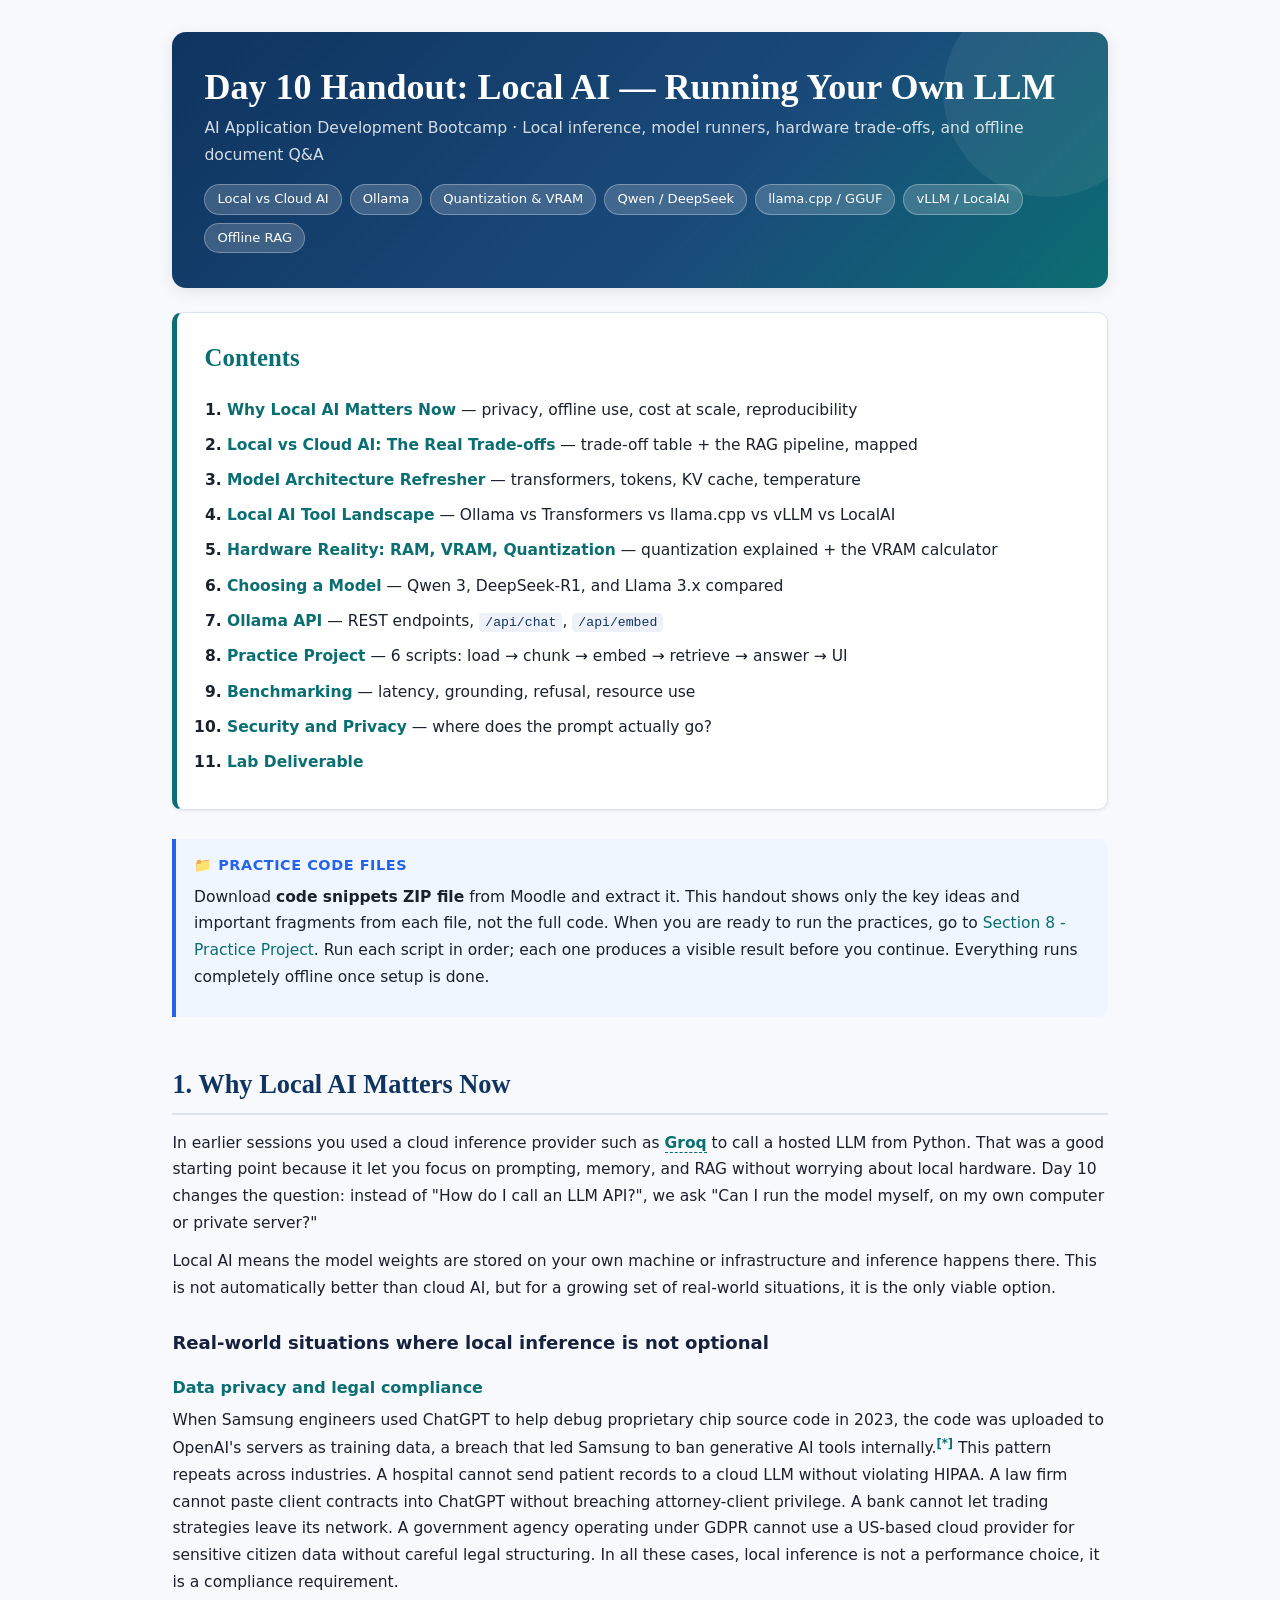
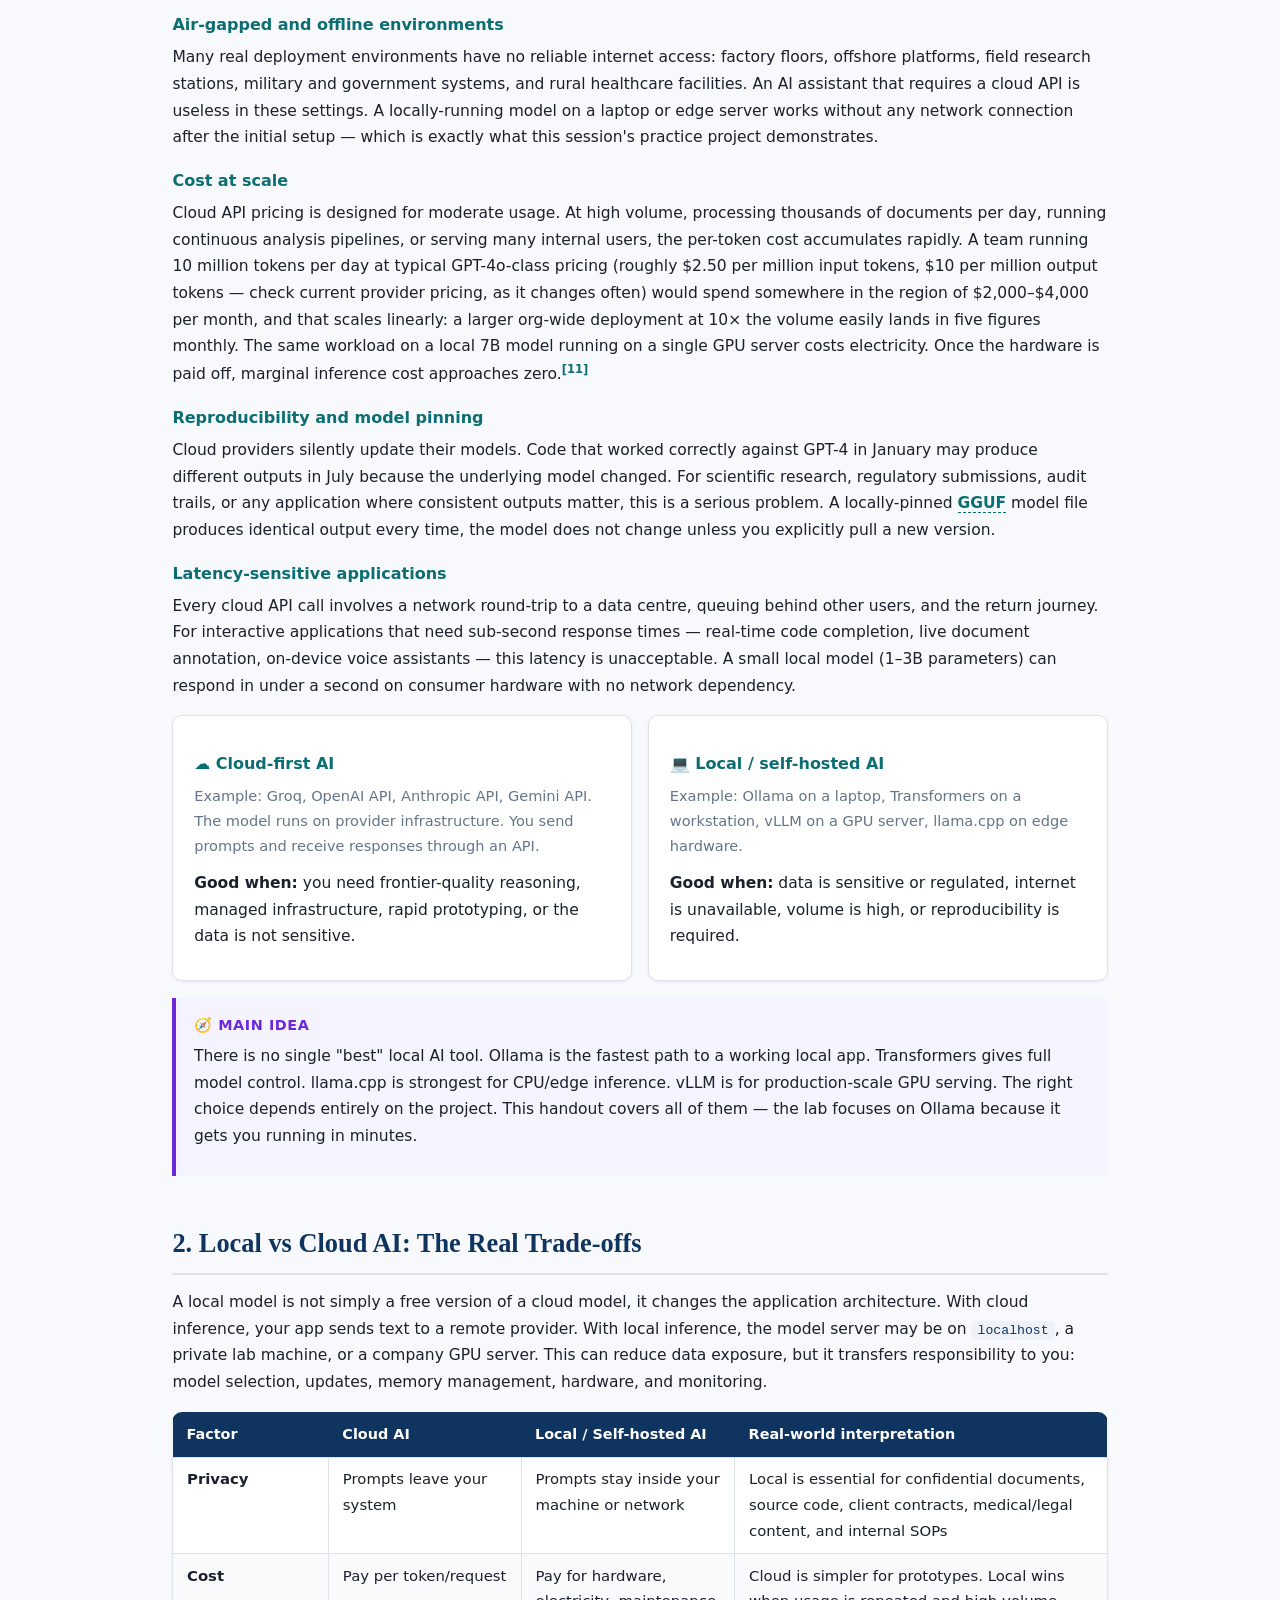
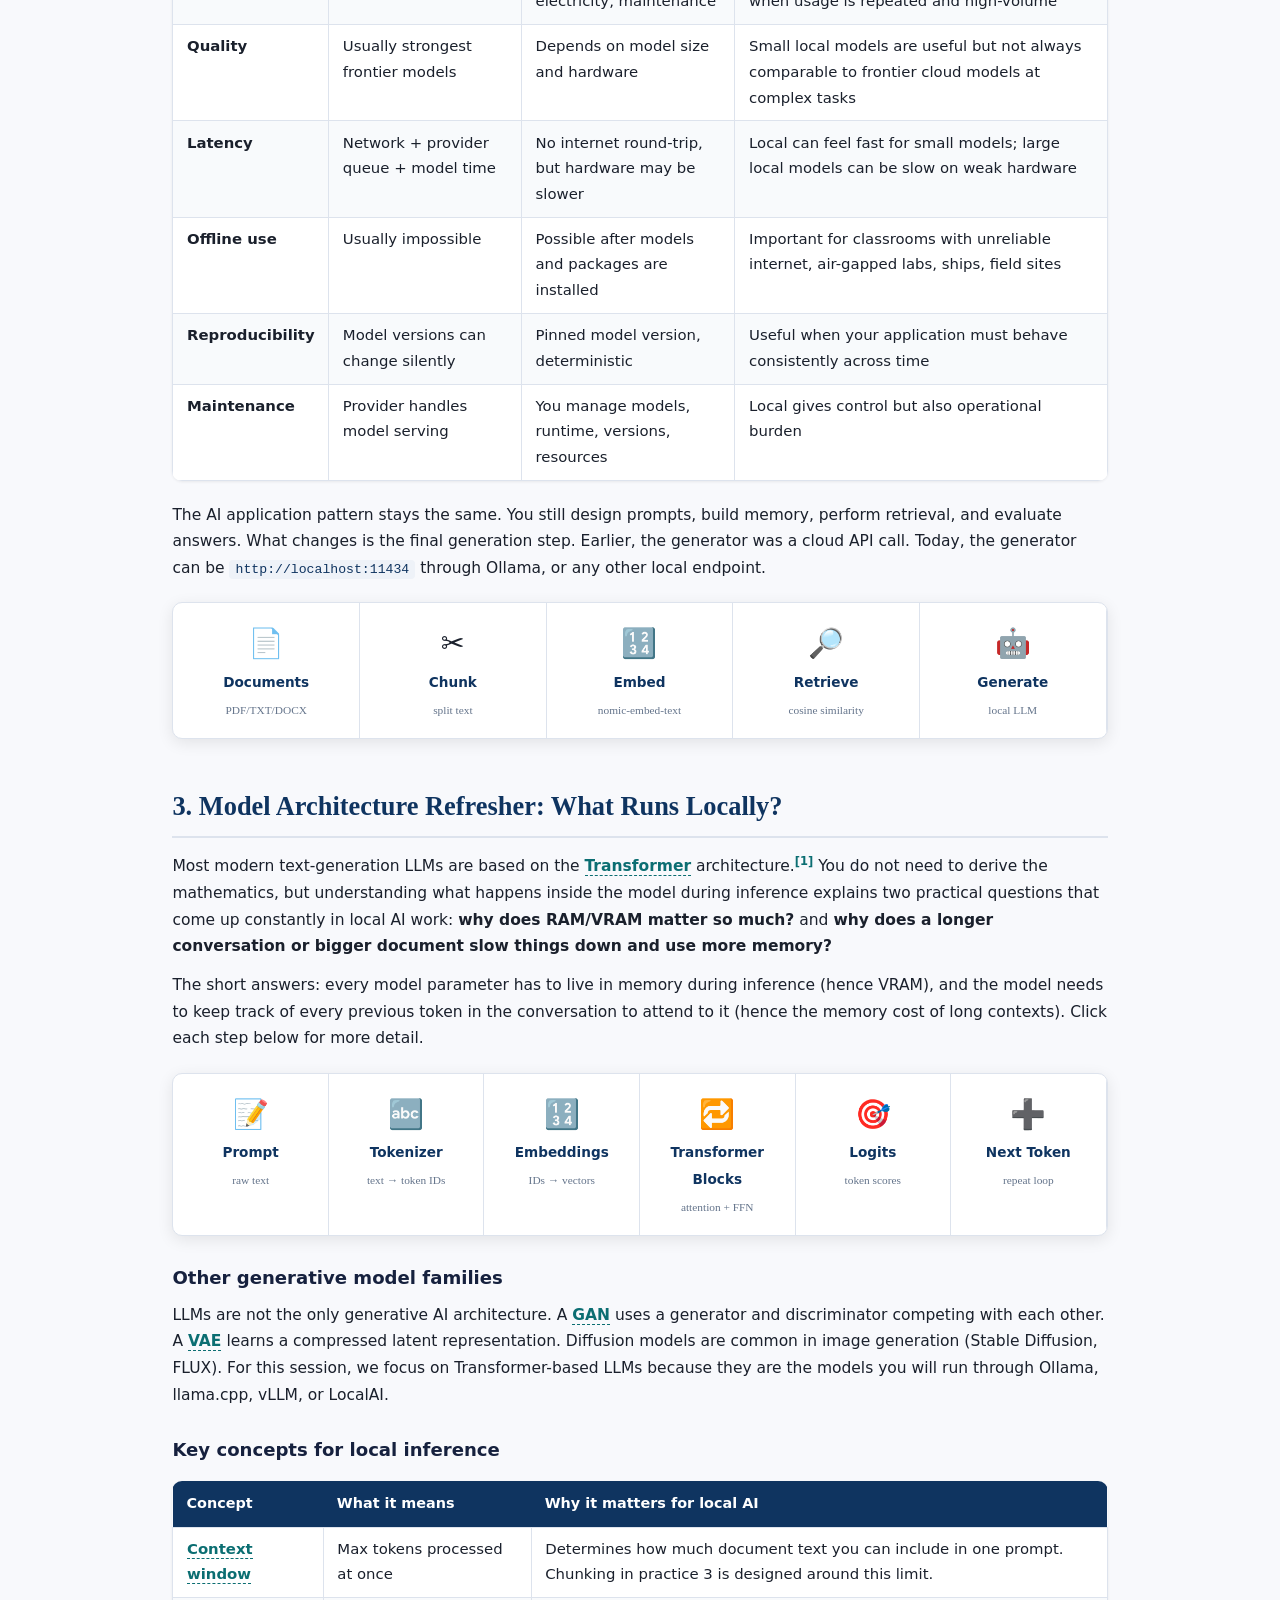
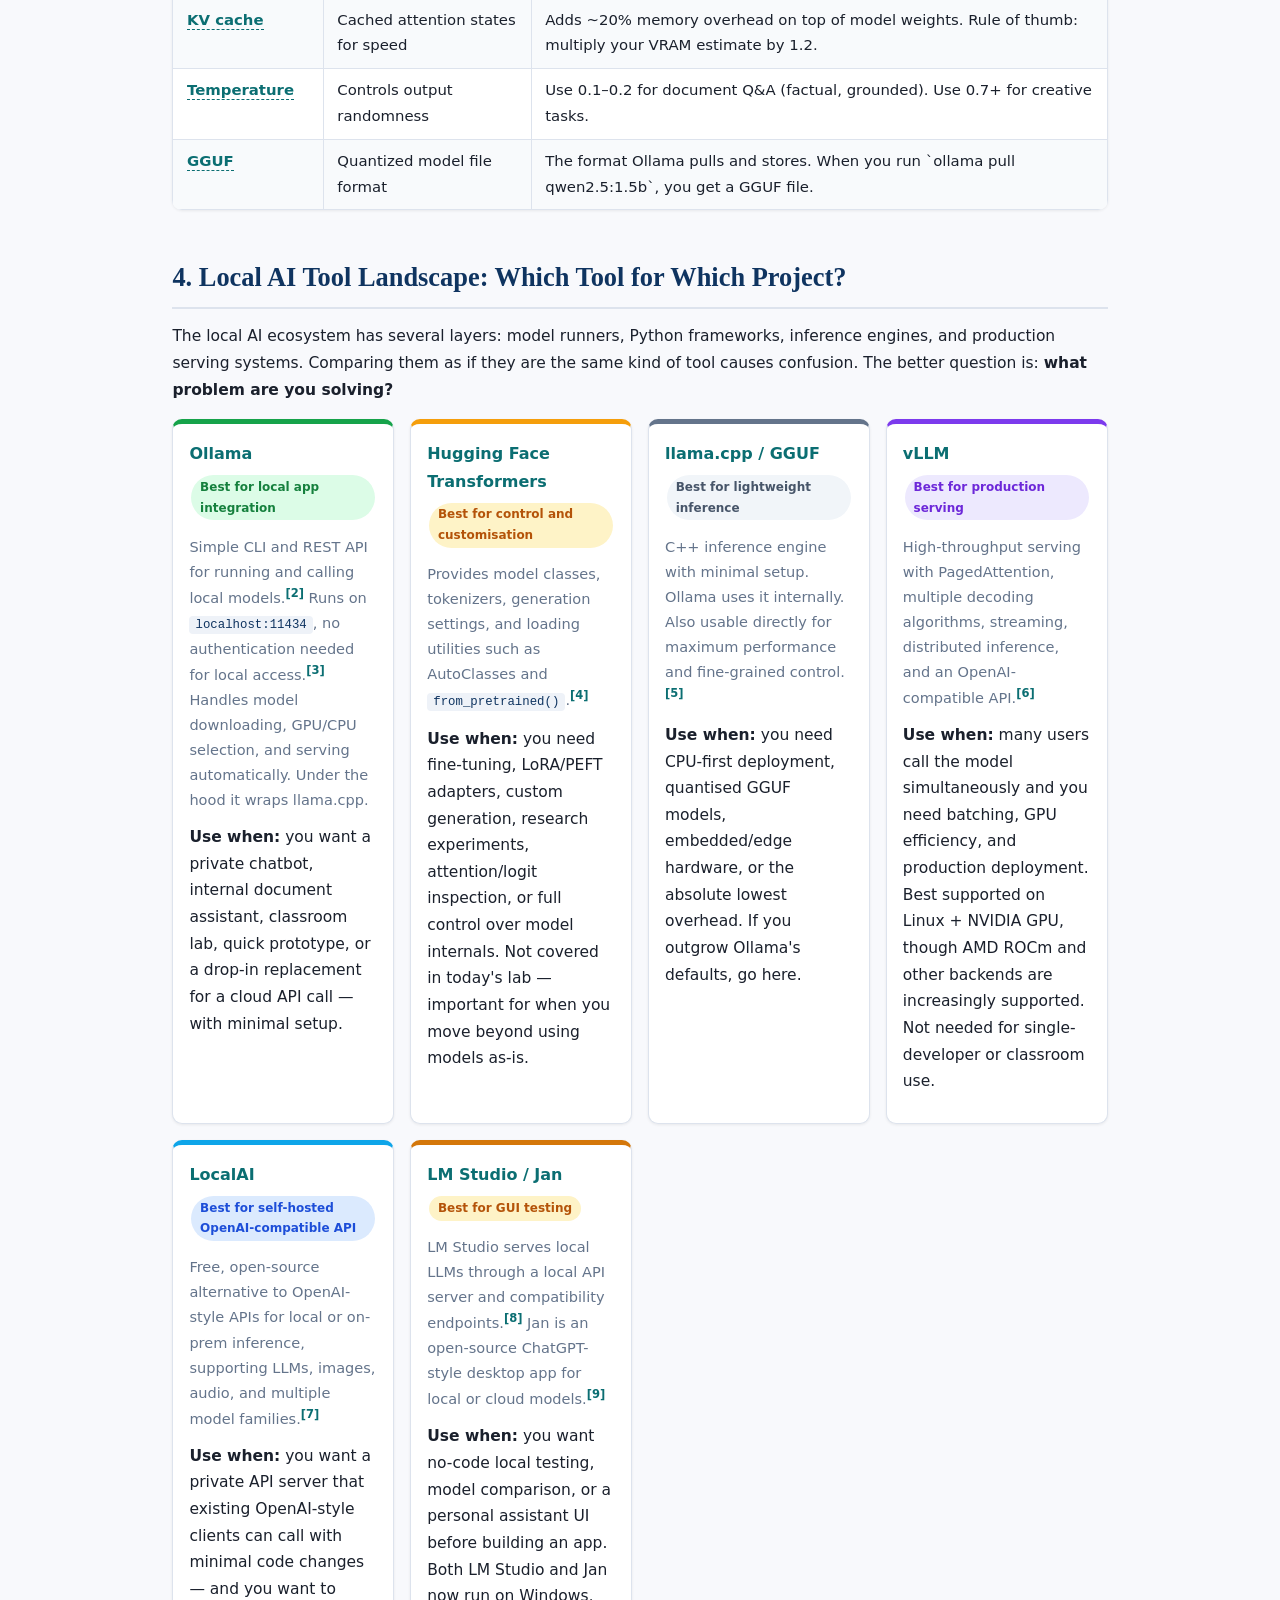
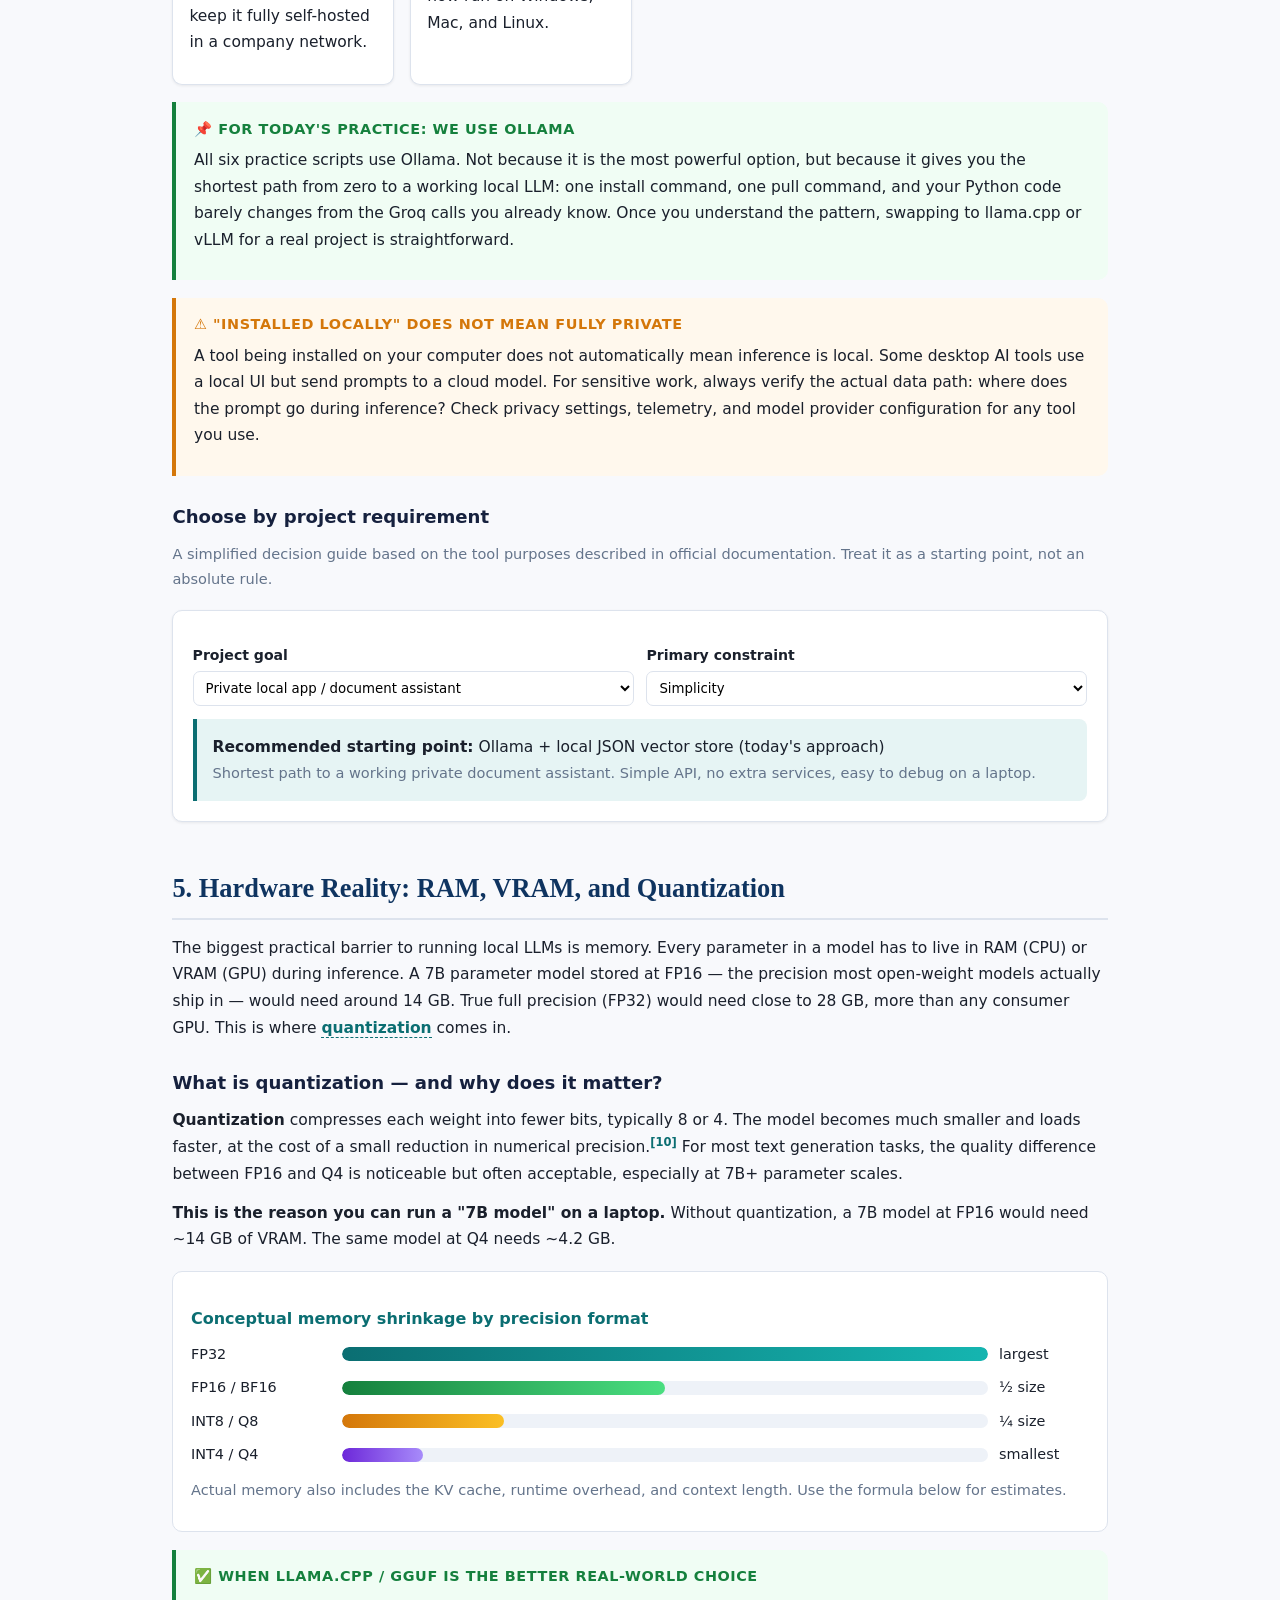
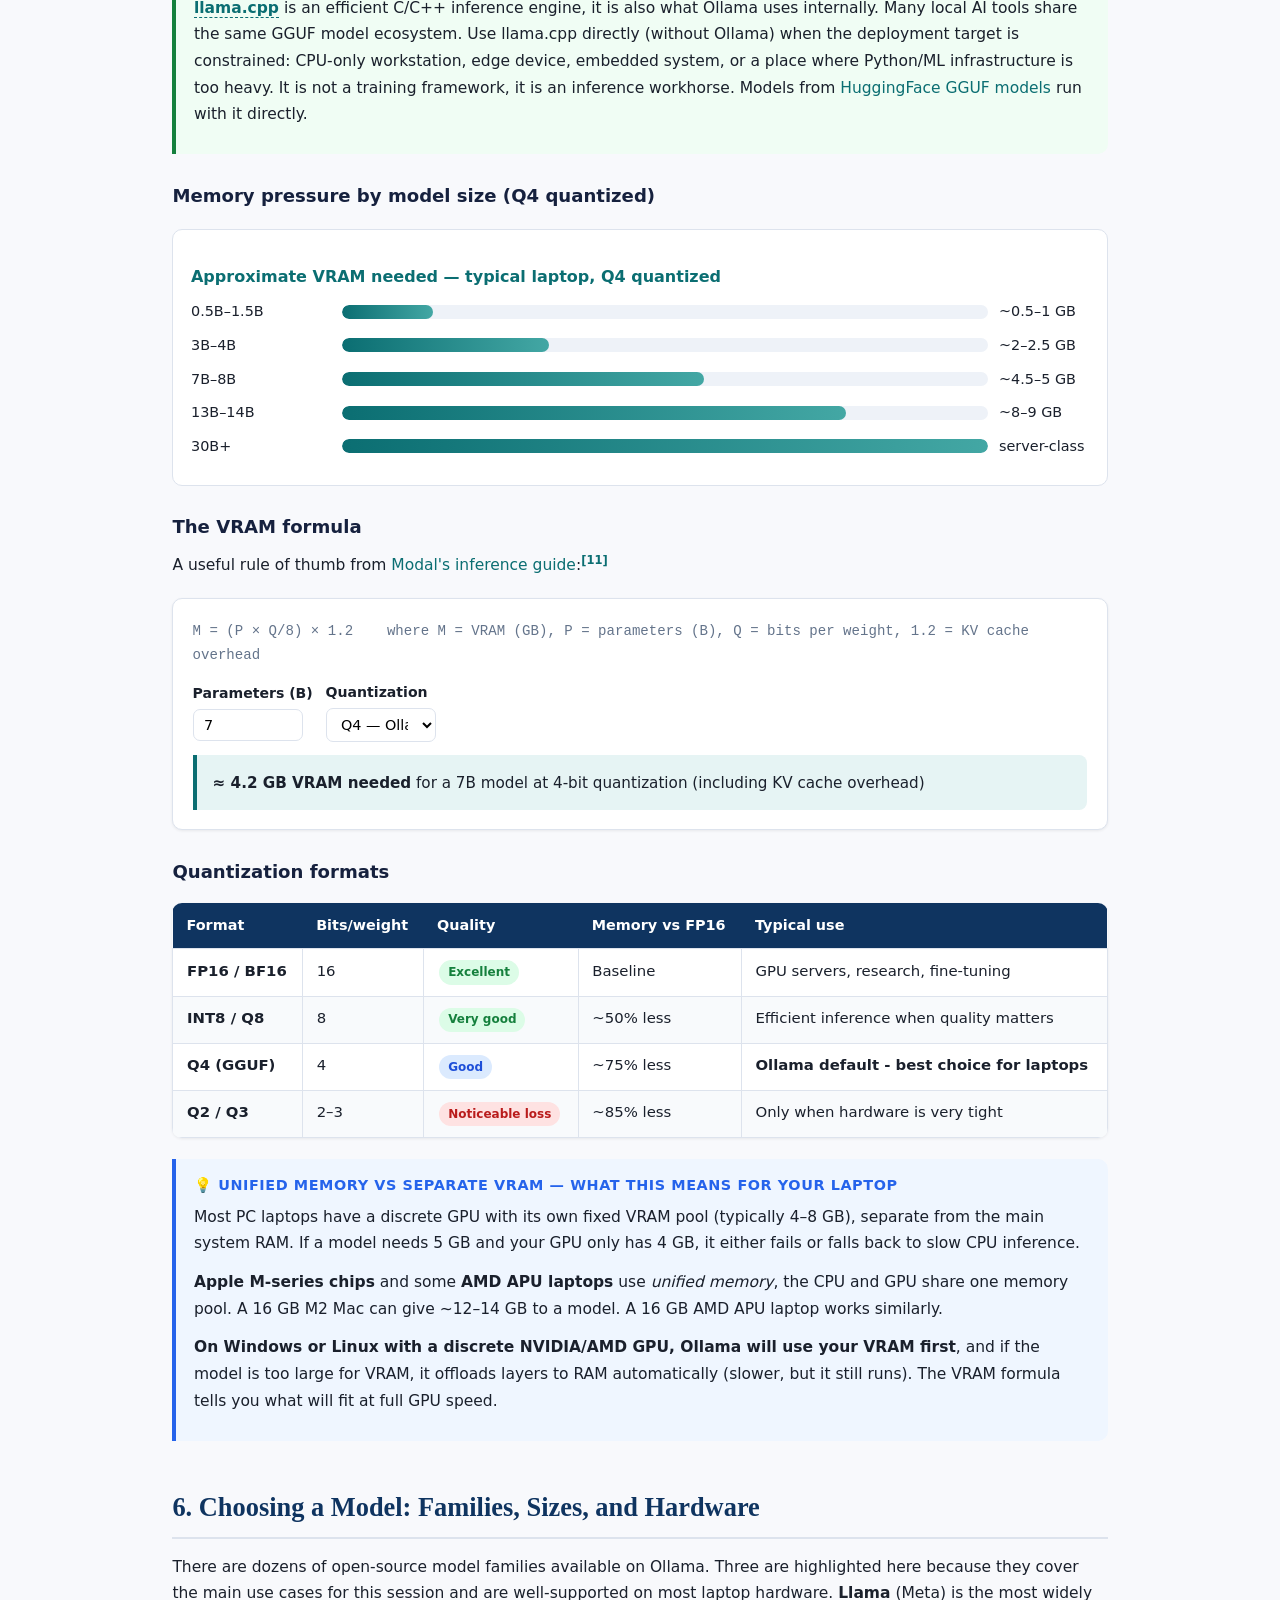
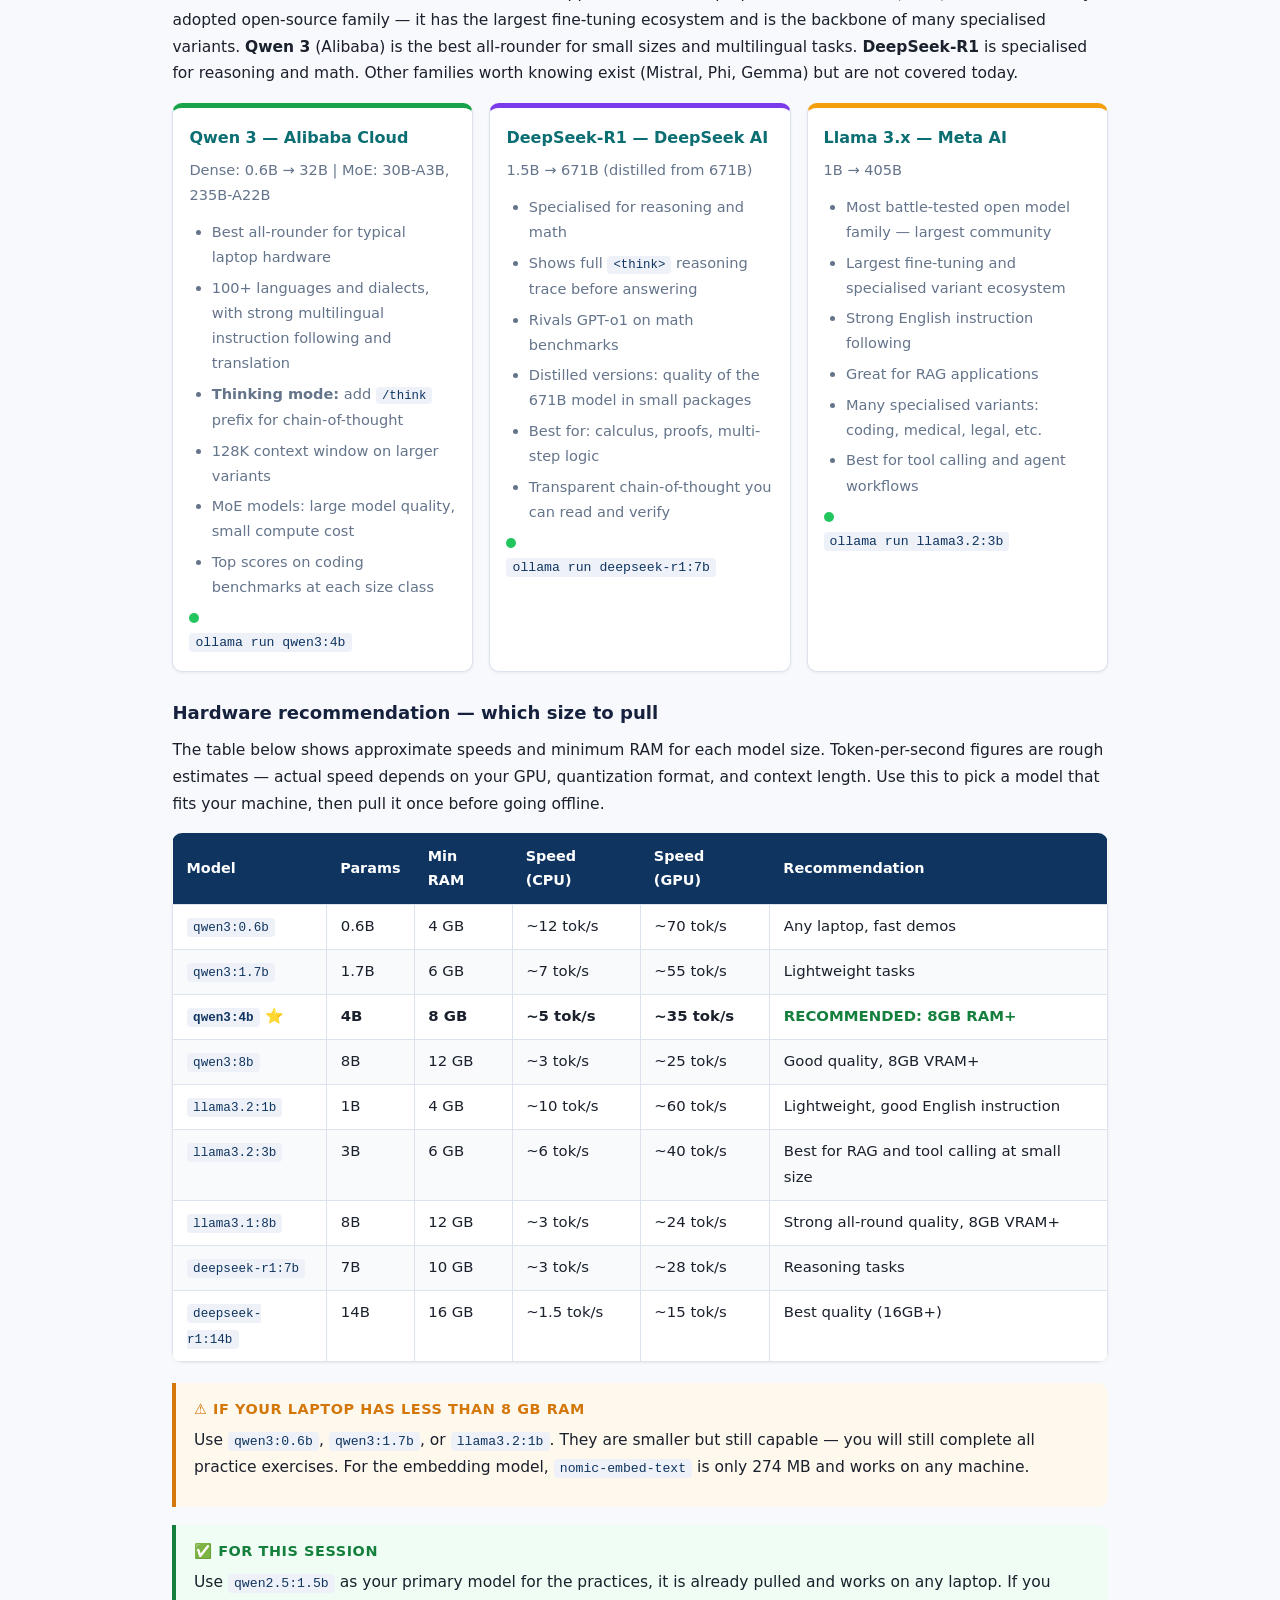
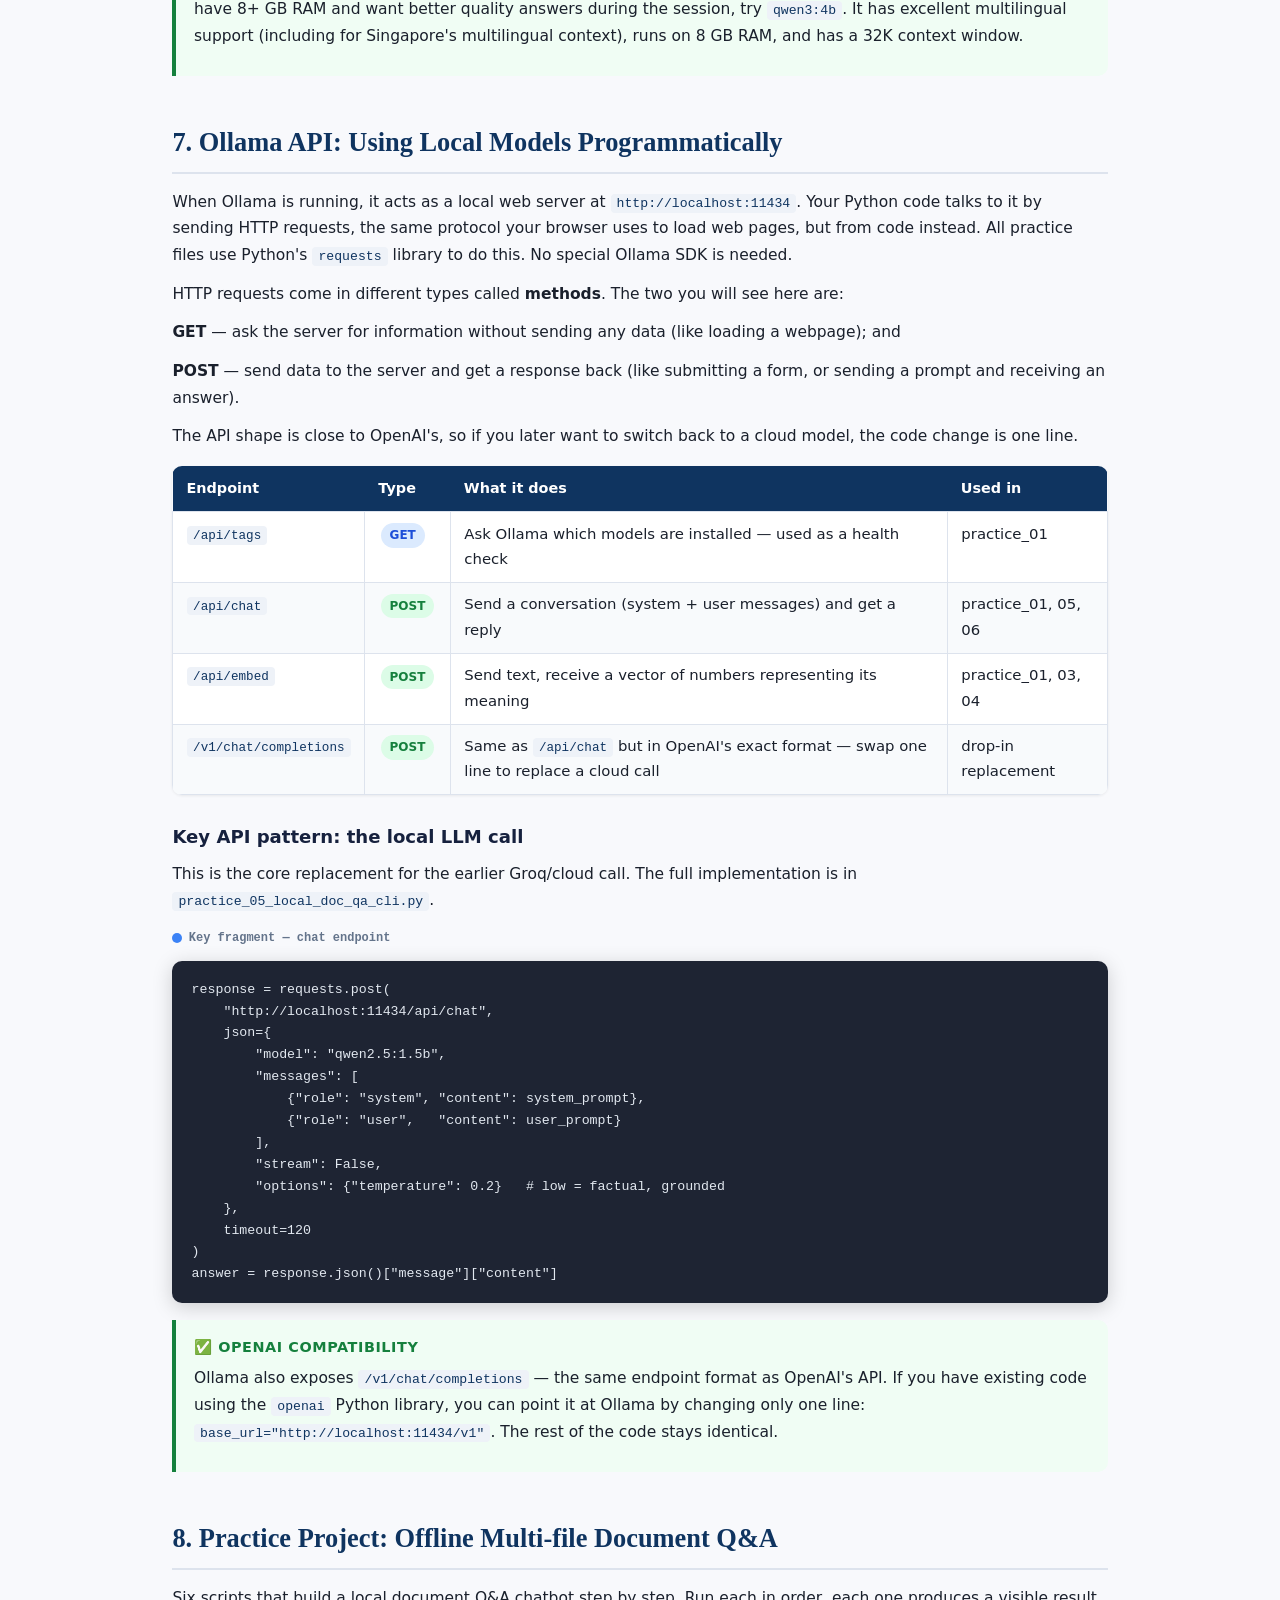
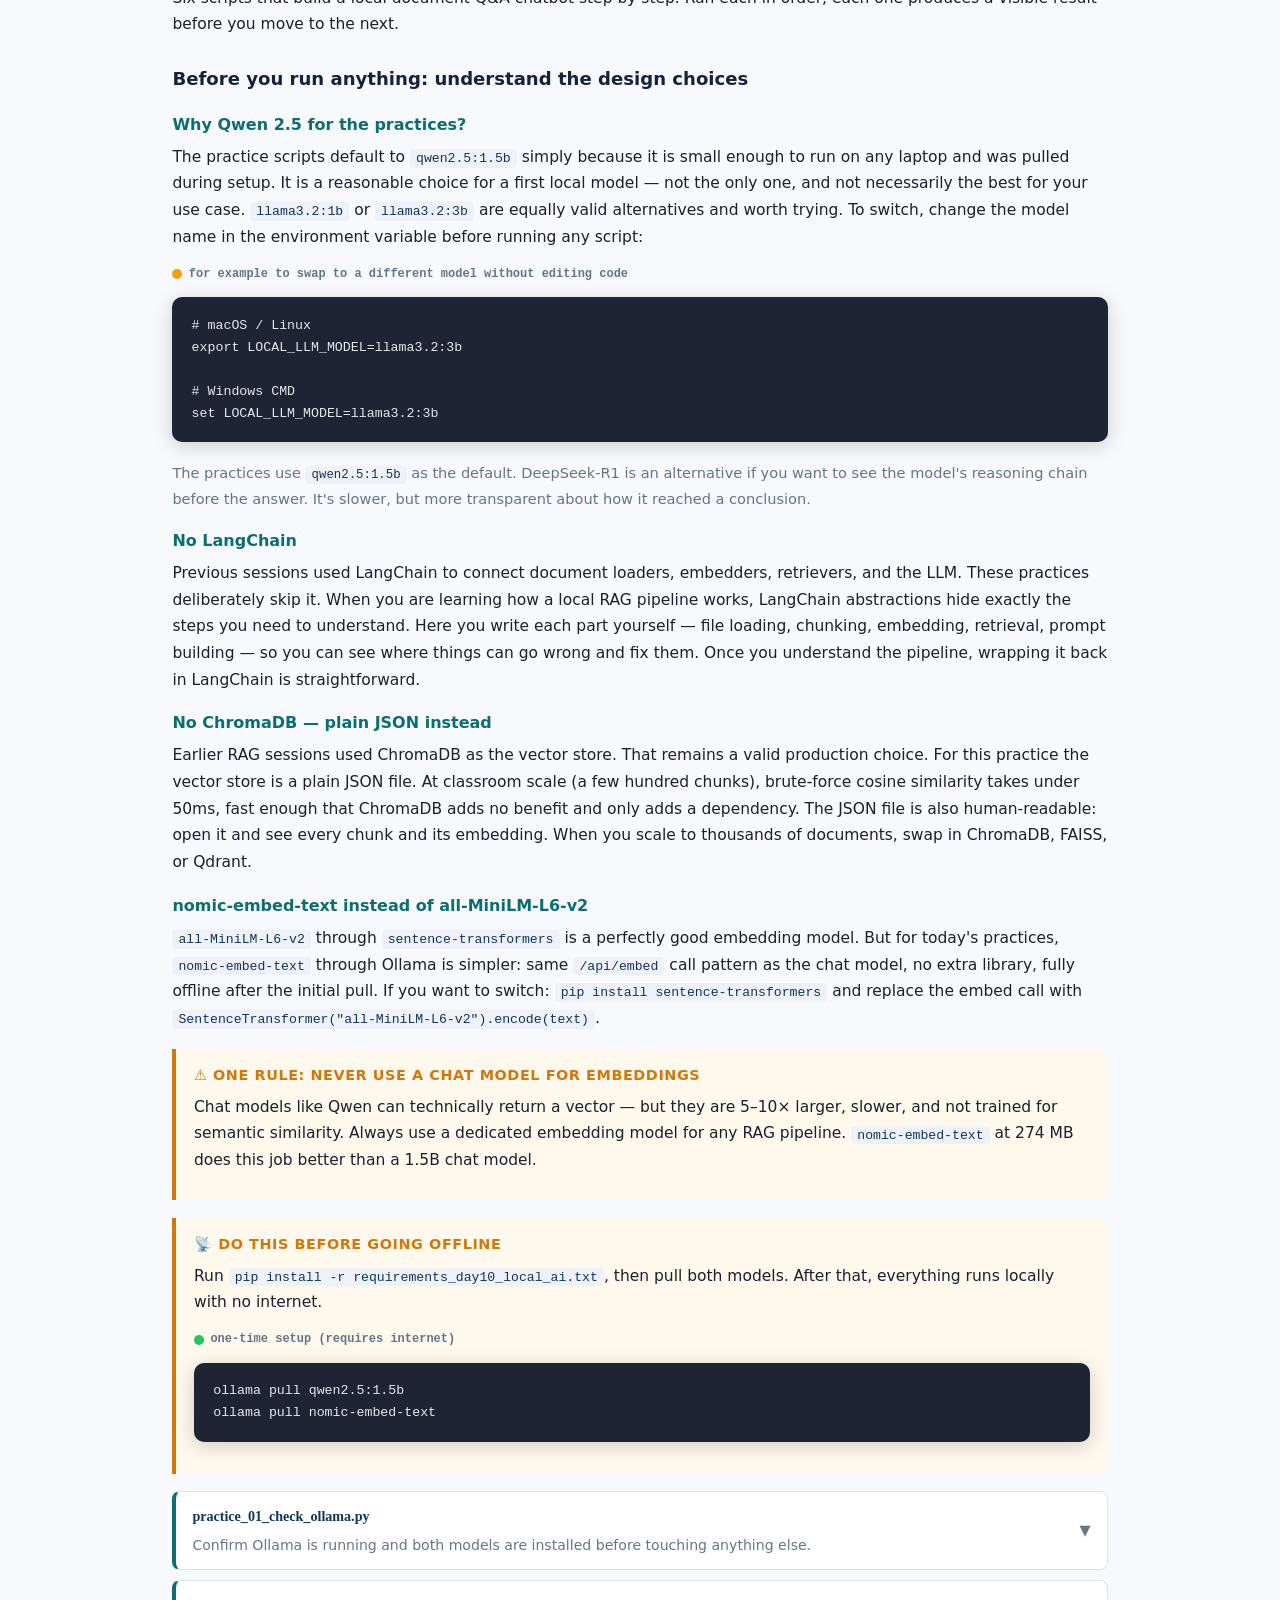
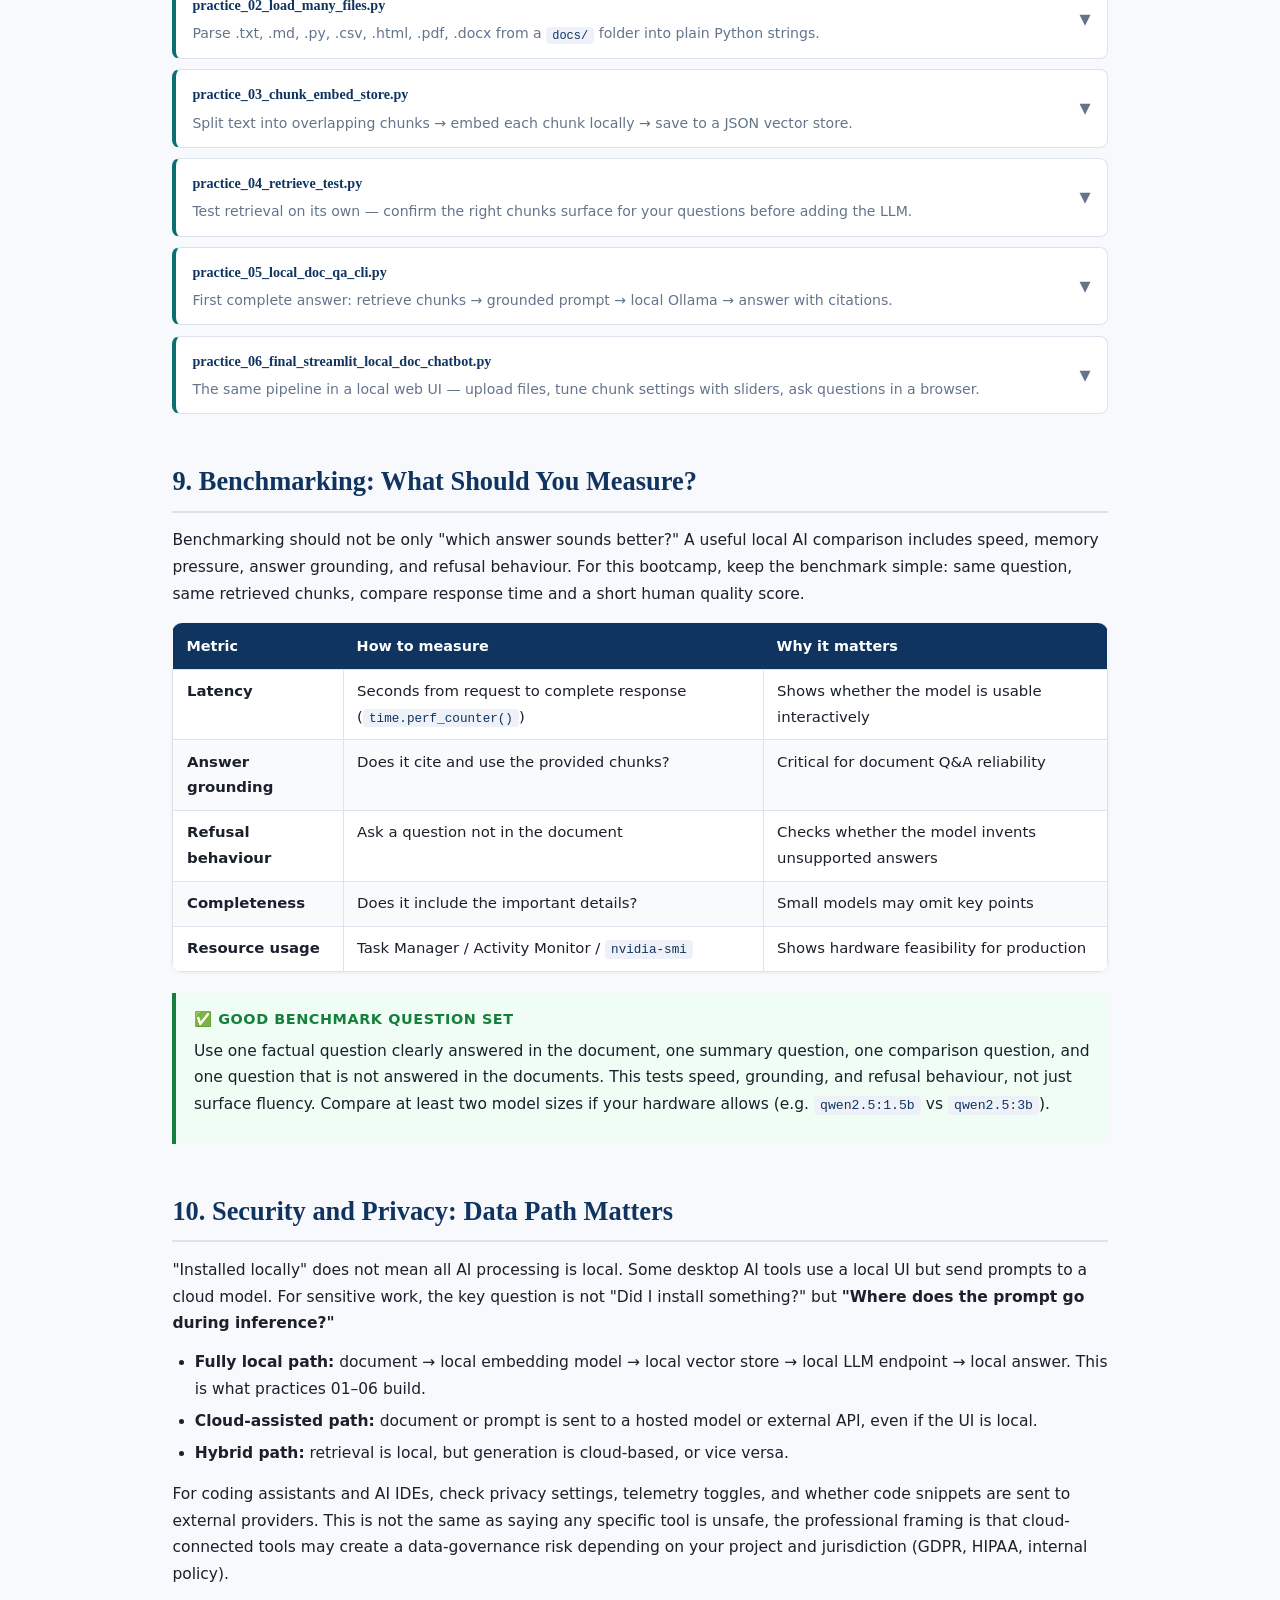
<file: day10/docs/Day 10 Handout_ Local AI — Running Your Own LLM.html>
<!DOCTYPE html>
<!-- saved from url=(0119)https://distance3.sg.digipen.edu/2026sg-summer/pluginfile.php/26281/mod_resource/content/4/Day10_Local_AI__Handout.html -->
<html lang="en"><head><meta http-equiv="Content-Type" content="text/html; charset=UTF-8">

<meta name="viewport" content="width=device-width,initial-scale=1.0">
<title>Day 10 Handout: Local AI — Running Your Own LLM</title>
<meta name="author" content="AI Bootcamp Faculty">
<link rel="preconnect" href="https://fonts.googleapis.com/">
<link href="./Day 10 Handout_ Local AI — Running Your Own LLM_files/css2" rel="stylesheet">
<style>
:root{
  --primary:#0f3460;--accent:#16213e;--teal:#0b6e72;--teal-light:#e6f4f4;
  --amber:#d4770a;--amber-bg:#fff8ed;--red:#b91c1c;--red-bg:#fef2f2;
  --green:#15803d;--green-bg:#f0fdf4;--blue:#2563eb;--blue-soft:#eff6ff;
  --purple:#6d28d9;--purple-bg:#f5f3ff;--bg:#f8f9fc;--surface:#fff;
  --border:#dde3ed;--text:#1a202c;--muted:#64748b;--code-bg:#1e2433;
  --shadow-sm:0 1px 3px rgba(0,0,0,.07);--shadow-md:0 4px 16px rgba(0,0,0,.09);
  --radius:10px;
}
*,*::before,*::after{box-sizing:border-box;margin:0;padding:0}
html{scroll-behavior:smooth}
body{font-family:'DM Sans',system-ui,sans-serif;font-size:15.5px;line-height:1.72;color:var(--text);background:var(--bg);max-width:980px;margin:0 auto;padding:2rem 1.4rem 5rem}
h1{font-family:'DM Sans',Georgia,serif;font-size:2.25rem;color:var(--primary);line-height:1.16;margin-bottom:.35rem}
h2{font-family:'DM Sans',Georgia,serif;font-size:1.65rem;color:var(--primary);margin:2.8rem 0 .9rem;padding-bottom:.4rem;border-bottom:2.5px solid var(--border)}
h3{font-size:1.13rem;font-weight:700;color:var(--accent);margin:1.6rem 0 .55rem}
h4{font-size:1rem;font-weight:700;color:var(--teal);margin:1rem 0 .35rem}
p{margin-bottom:.75rem} ul,ol{margin:.5rem 0 .9rem 1.4rem} li{margin-bottom:.35rem}
a{color:var(--teal);text-decoration:none} a:hover{text-decoration:underline} sup{font-size:.72rem} sup a{font-weight:700;color:var(--teal)} strong{font-weight:700}
.page-header{background:linear-gradient(135deg,var(--primary) 0%,#1a4a7a 60%,var(--teal) 100%);color:#fff;border-radius:14px;padding:2.2rem 2rem;margin-bottom:1.5rem;position:relative;overflow:hidden;box-shadow:var(--shadow-md)}
.page-header::after{content:'';position:absolute;top:-45px;right:-45px;width:210px;height:210px;background:rgba(255,255,255,.065);border-radius:50%}
.page-header h1{color:#fff}.page-header .subtitle{color:rgba(255,255,255,.82);font-size:.98rem;margin-top:.3rem}
.header-tags{display:flex;flex-wrap:wrap;gap:.5rem;margin-top:1rem}.header-tag{background:rgba(255,255,255,.18);border:1px solid rgba(255,255,255,.3);color:#fff;border-radius:999px;padding:.18rem .75rem;font-size:.82rem;font-weight:500}
.callout{border-left:4px solid var(--teal);background:var(--teal-light);border-radius:0 var(--radius) var(--radius) 0;padding:.9rem 1.1rem;margin:1.1rem 0}
.callout.tip{border-color:var(--green);background:var(--green-bg)}.callout.warn{border-color:var(--amber);background:var(--amber-bg)}.callout.danger{border-color:var(--red);background:var(--red-bg)}.callout.info{border-color:var(--blue);background:var(--blue-soft)}.callout.purple{border-color:var(--purple);background:var(--purple-bg)}
.callout-title{font-weight:800;font-size:.9rem;text-transform:uppercase;letter-spacing:.04em;margin-bottom:.35rem;display:flex;gap:.4rem;align-items:center}.tip .callout-title{color:var(--green)}.warn .callout-title{color:var(--amber)}.danger .callout-title{color:var(--red)}.info .callout-title{color:var(--blue)}.purple .callout-title{color:var(--purple)}
.panel{background:var(--surface);border:1px solid var(--border);border-radius:var(--radius);padding:1.1rem 1.3rem;margin:.8rem 0;box-shadow:var(--shadow-sm)}
.compare{display:grid;grid-template-columns:repeat(auto-fit,minmax(240px,1fr));gap:1rem;margin:1rem 0}.compare .panel{margin:0}
.mini{font-size:.91rem;color:var(--muted)}
.table-wrap{overflow-x:auto;margin:1rem 0 1.3rem;border-radius:var(--radius);box-shadow:var(--shadow-sm)}
table{width:100%;border-collapse:collapse;font-size:.93rem}thead th{background:var(--primary);color:#fff;text-align:left;padding:.65rem .85rem;font-weight:700;font-size:.9rem}
td{border:1px solid var(--border);padding:.58rem .85rem;vertical-align:top;background:var(--surface)}tr:nth-child(even) td{background:#f8fafc}
code{font-family:'JetBrains Mono','Courier New',monospace;font-size:.85em;background:#eef2f8;padding:.12rem .38rem;border-radius:4px;color:#0f3460}
pre{background:var(--code-bg);color:#e2e8f0;border-radius:10px;padding:1.1rem 1.2rem;overflow-x:auto;margin:.8rem 0 1.1rem;font-size:.83rem;line-height:1.65;box-shadow:0 4px 20px rgba(0,0,0,.18)}
pre code{background:transparent;color:inherit;padding:0;font-size:inherit}.code-label{font-family:'JetBrains Mono',monospace;font-size:.75rem;font-weight:600;color:var(--muted);margin:.85rem 0 .3rem;display:flex;align-items:center;gap:.4rem}.dot{width:10px;height:10px;border-radius:50%;display:inline-block}.dot.py{background:#3b82f6}.dot.bash{background:#22c55e}.dot.env{background:#f59e0b}.dot.note{background:#8b5cf6}
.term{color:var(--teal);border-bottom:1.5px dashed var(--teal);cursor:help;font-weight:600}.tooltip{position:fixed;z-index:9999;max-width:360px;background:var(--surface);border:1px solid var(--border);border-left:4px solid var(--teal);border-radius:8px;box-shadow:0 6px 24px rgba(0,0,0,.16);padding:.8rem 1rem;font-size:.88rem;line-height:1.5;pointer-events:none;display:none}.tooltip .tt-label{font-weight:800;color:var(--teal);font-size:.82rem;text-transform:uppercase;letter-spacing:.05em;margin-bottom:.3rem}
.pipeline-diagram{display:flex;flex-wrap:wrap;align-items:stretch;background:var(--surface);border:1px solid var(--border);border-radius:var(--radius);overflow:hidden;margin:1.3rem 0;box-shadow:var(--shadow-md)}
.pipeline-step{flex:1;min-width:118px;padding:1rem .75rem;text-align:center;border-right:1px solid var(--border);cursor:pointer;transition:.18s}.pipeline-step:hover{background:var(--teal-light)}.pipeline-step:last-child{border-right:0}.step-icon{font-size:1.8rem;display:block}.step-name{font-weight:800;color:var(--primary);font-size:.85rem}.step-lib{font-family:'JetBrains Mono';font-size:.71rem;color:var(--muted)}.pipeline-info{display:none;width:100%;padding:1rem 1.2rem;background:#f0f7f7;border-top:1px solid var(--border);font-size:.9rem}
.approach-grid{display:grid;grid-template-columns:repeat(auto-fit,minmax(220px,1fr));gap:1rem;margin:1rem 0}.approach-card{background:#fff;border:1.5px solid var(--border);border-top:5px solid var(--teal);border-radius:var(--radius);padding:1rem;box-shadow:var(--shadow-sm)}.approach-card h4{margin-top:0}.approach-card.ollama{border-top-color:#16a34a}.approach-card.hf{border-top-color:#f59e0b}.approach-card.llama{border-top-color:#64748b}.approach-card.vllm{border-top-color:#7c3aed}.approach-card.localai{border-top-color:#0ea5e9}.approach-card.gui{border-top-color:#d4770a}
.badge{display:inline-block;border-radius:999px;padding:.12rem .55rem;font-size:.75rem;font-weight:800;margin:.1rem .12rem}.b-green{background:#dcfce7;color:#15803d}.b-blue{background:#dbeafe;color:#1d4ed8}.b-amber{background:#fef3c7;color:#b45309}.b-purple{background:#ede9fe;color:#6d28d9}.b-red{background:#fee2e2;color:#b91c1c}.b-slate{background:#f1f5f9;color:#475569}
.decision-widget{background:#fff;border:1px solid var(--border);border-radius:var(--radius);padding:1.2rem;margin:1.2rem 0;box-shadow:var(--shadow-sm)}
.decision-controls{display:grid;grid-template-columns:repeat(auto-fit,minmax(185px,1fr));gap:.8rem;margin:.8rem 0}.decision-controls label{font-weight:700;font-size:.88rem}.decision-controls select{width:100%;margin-top:.25rem;padding:.5rem;border:1px solid var(--border);border-radius:7px;background:#fff;font-family:inherit}.decision-result{border-left:4px solid var(--teal);background:var(--teal-light);border-radius:0 8px 8px 0;padding:.9rem 1rem;margin-top:.8rem}
.bar-chart{background:#fff;border:1px solid var(--border);border-radius:var(--radius);padding:1.1rem;margin:1.1rem 0}.bar-row{display:grid;grid-template-columns:140px 1fr 90px;gap:.7rem;align-items:center;margin:.55rem 0;font-size:.9rem}.bar-track{height:14px;background:#eef2f8;border-radius:999px;overflow:hidden}.bar-fill{height:100%;background:linear-gradient(90deg,var(--teal),#43a7a4);border-radius:999px}
.flow-vertical{display:grid;grid-template-columns:1fr;gap:.65rem;margin:1rem 0}
.flow-card{background:#fff;border:1px solid var(--border);border-left:4px solid var(--teal);border-radius:8px;padding:.75rem 1rem;cursor:pointer;transition:.15s}
.flow-card:hover{background:var(--teal-light)}
.flow-card-header{display:flex;align-items:center;gap:.75rem}
.flow-card .file{font-family:'JetBrains Mono';font-weight:800;color:var(--primary);font-size:.88rem}
.flow-card .out{font-size:.88rem;color:var(--muted);margin-top:.25rem}
.flow-card .step-detail{display:none;margin-top:.9rem;border-top:1px solid var(--border);padding-top:.9rem}
.flow-card.open .step-detail{display:block}
.flow-card .toggle-icon{margin-left:auto;color:var(--muted);font-size:.9rem;transition:.2s}
.flow-card.open .toggle-icon{transform:rotate(180deg)}
.quiz-section{background:#fff;border:1px solid var(--border);border-top:4px solid var(--primary);border-radius:var(--radius);padding:1.35rem;margin:1.5rem 0}.quiz-card{background:#f8fafc;border:1px solid var(--border);border-radius:8px;padding:1rem 1.1rem;margin:1rem 0}.quiz-q{font-weight:700;margin-bottom:.7rem}.quiz-options{display:flex;flex-direction:column;gap:.45rem}.quiz-options label{border:1px solid var(--border);border-radius:7px;padding:.5rem .8rem;background:#fff;cursor:pointer;display:flex;gap:.6rem}.quiz-btn{margin-top:.7rem;padding:.4rem .9rem;background:var(--teal);color:#fff;border:0;border-radius:6px;font-weight:700;cursor:pointer}.quiz-feedback{display:none;margin-top:.75rem;padding:.7rem .9rem;border-radius:7px;font-size:.92rem}.quiz-feedback.correct{display:block;background:var(--green-bg);border:1px solid #86efac;color:var(--green)}.quiz-feedback.wrong{display:block;background:var(--red-bg);border:1px solid #fca5a5;color:var(--red)}
.refs ol{counter-reset:refs;list-style:none;margin-left:0;padding:0}.refs li{counter-increment:refs;display:flex;gap:.7rem;align-items:flex-start;margin-bottom:.6rem}.refs li::before{content:"[" counter(refs) "]";color:var(--teal);font-weight:800;min-width:30px}
/* VRAM calculator */
.vram-widget{background:#fff;border:1px solid var(--border);border-radius:var(--radius);padding:1.2rem;margin:1.2rem 0;box-shadow:var(--shadow-sm)}
.vram-controls{display:flex;flex-wrap:wrap;gap:.8rem;align-items:center;margin:.8rem 0}
.vram-controls label{font-weight:700;font-size:.88rem;display:flex;flex-direction:column;gap:.25rem}
.vram-controls input,.vram-controls select{padding:.45rem .65rem;border:1px solid var(--border);border-radius:7px;font-family:inherit;font-size:.9rem;background:#fff;width:110px}
.vram-result{border-left:4px solid var(--teal);background:var(--teal-light);border-radius:0 8px 8px 0;padding:.9rem 1rem;margin-top:.8rem;font-size:.95rem}
.vram-formula{font-family:'JetBrains Mono',monospace;font-size:.88rem;color:var(--muted);margin-bottom:.5rem}
.toc-panel{background:var(--surface);border:1px solid var(--border);border-left:5px solid var(--teal);border-radius:var(--radius);padding:1.5rem 1.7rem;margin:1.3rem 0 1.8rem;box-shadow:var(--shadow-sm)}
.toc-panel h2{margin:0 0 1.1rem;padding-bottom:0;border-bottom:none;font-size:1.55rem;color:var(--teal)}
.toc-list{margin:0;padding-left:1.4rem}
.toc-list li{margin-bottom:.7rem;line-height:1.55}
.toc-list li::marker{font-weight:600;color:var(--text)}
.toc-list a{font-weight:700}
@media print{body{max-width:100%;background:#fff;padding:1rem}.page-header{background:var(--primary)!important;-webkit-print-color-adjust:exact}.callout,table,pre,.panel,.quiz-section,.pipeline-diagram{page-break-inside:avoid}}
</style>
</head>
<body>
<div id="tooltip" class="tooltip"><div class="tt-label" id="tt-label">Term</div><div id="tt-body"></div></div>

<div class="page-header">
  <h1>Day 10 Handout: Local AI — Running Your Own LLM</h1>
  <p class="subtitle">AI Application Development Bootcamp · Local inference, model runners, hardware trade-offs, and offline document Q&amp;A</p>
  <div class="header-tags">
    <span class="header-tag">Local vs Cloud AI</span>
    <span class="header-tag">Ollama</span>
    <span class="header-tag">Quantization &amp; VRAM</span>
    <span class="header-tag">Qwen / DeepSeek</span>
    <span class="header-tag">llama.cpp / GGUF</span>
    <span class="header-tag">vLLM / LocalAI</span>
    <span class="header-tag">Offline RAG</span>
  </div>
</div>

<div class="toc-panel">
<h2 id="toc">Contents</h2>
<ol class="toc-list">
  <li><a href="https://distance3.sg.digipen.edu/2026sg-summer/pluginfile.php/26281/mod_resource/content/4/Day10_Local_AI__Handout.html#s1">Why Local AI Matters Now</a> — privacy, offline use, cost at scale, reproducibility</li>
  <li><a href="https://distance3.sg.digipen.edu/2026sg-summer/pluginfile.php/26281/mod_resource/content/4/Day10_Local_AI__Handout.html#s2">Local vs Cloud AI: The Real Trade-offs</a> — trade-off table + the RAG pipeline, mapped</li>
  <li><a href="https://distance3.sg.digipen.edu/2026sg-summer/pluginfile.php/26281/mod_resource/content/4/Day10_Local_AI__Handout.html#s3">Model Architecture Refresher</a> — transformers, tokens, KV cache, temperature</li>
  <li><a href="https://distance3.sg.digipen.edu/2026sg-summer/pluginfile.php/26281/mod_resource/content/4/Day10_Local_AI__Handout.html#s4">Local AI Tool Landscape</a> — Ollama vs Transformers vs llama.cpp vs vLLM vs LocalAI</li>
  <li><a href="https://distance3.sg.digipen.edu/2026sg-summer/pluginfile.php/26281/mod_resource/content/4/Day10_Local_AI__Handout.html#s5">Hardware Reality: RAM, VRAM, Quantization</a> — quantization explained + the VRAM calculator</li>
  <li><a href="https://distance3.sg.digipen.edu/2026sg-summer/pluginfile.php/26281/mod_resource/content/4/Day10_Local_AI__Handout.html#s6">Choosing a Model</a> — Qwen 3, DeepSeek-R1, and Llama 3.x compared</li>
  <li><a href="https://distance3.sg.digipen.edu/2026sg-summer/pluginfile.php/26281/mod_resource/content/4/Day10_Local_AI__Handout.html#s7">Ollama API</a> — REST endpoints, <code>/api/chat</code>, <code>/api/embed</code></li>
  <li><a href="https://distance3.sg.digipen.edu/2026sg-summer/pluginfile.php/26281/mod_resource/content/4/Day10_Local_AI__Handout.html#s8">Practice Project</a> — 6 scripts: load → chunk → embed → retrieve → answer → UI</li>
  <li><a href="https://distance3.sg.digipen.edu/2026sg-summer/pluginfile.php/26281/mod_resource/content/4/Day10_Local_AI__Handout.html#s9">Benchmarking</a> — latency, grounding, refusal, resource use</li>
  <li><a href="https://distance3.sg.digipen.edu/2026sg-summer/pluginfile.php/26281/mod_resource/content/4/Day10_Local_AI__Handout.html#s10">Security and Privacy</a> — where does the prompt actually go?</li>
  <li><a href="https://distance3.sg.digipen.edu/2026sg-summer/pluginfile.php/26281/mod_resource/content/4/Day10_Local_AI__Handout.html#s11">Lab Deliverable</a></li>
</ol>
</div>

<div class="callout info">
  <div class="callout-title">📁 Practice Code Files</div>
  <p>Download <strong>code snippets ZIP file</strong> from Moodle and extract it. This handout shows only the key ideas and important fragments from each file, not the full code. When you are ready to run the practices, go to <a href="https://distance3.sg.digipen.edu/2026sg-summer/pluginfile.php/26281/mod_resource/content/4/Day10_Local_AI__Handout.html#s8">Section 8 - Practice Project</a>. Run each script in order; each one produces a visible result before you continue. Everything runs completely offline once setup is done.</p>
</div>

<h2 id="s1">1. Why Local AI Matters Now</h2>
<p>
In earlier sessions you used a cloud inference provider such as
<span class="term" data-term="Groq" data-definition="Groq is a cloud inference provider. In this bootcamp it let you call hosted LLMs quickly through an API without running a model on your own machine. Fast and developer-friendly — but your prompts still travel to Groq&#39;s servers.">Groq</span>
to call a hosted LLM from Python. That was a good starting point because it let you focus on prompting, memory, and RAG without worrying about local hardware. Day 10 changes the question: instead of "How do I call an LLM API?", we ask "Can I run the model myself, on my own computer or private server?"
</p>
<p>
Local AI means the model weights are stored on your own machine or infrastructure and inference happens there. This is not automatically better than cloud AI, but for a growing set of real-world situations, it is the only viable option.
</p>

<h3>Real-world situations where local inference is not optional</h3>

<h4>Data privacy and legal compliance</h4>
<p>
When Samsung engineers used ChatGPT to help debug proprietary chip source code in 2023, the code was uploaded to OpenAI's servers as training data, a breach that led Samsung to ban generative AI tools internally.<sup><a href="https://www.forbes.com/sites/siladityaray/2023/05/02/samsung-bans-chatgpt-and-other-chatbots-for-employees-after-sensitive-code-leak/">[*]</a></sup> This pattern repeats across industries. A hospital cannot send patient records to a cloud LLM without violating HIPAA. A law firm cannot paste client contracts into ChatGPT without breaching attorney-client privilege. A bank cannot let trading strategies leave its network. A government agency operating under GDPR cannot use a US-based cloud provider for sensitive citizen data without careful legal structuring. In all these cases, local inference is not a performance choice, it is a compliance requirement.
</p>

<h4>Air-gapped and offline environments</h4>
<p>
Many real deployment environments have no reliable internet access: factory floors, offshore platforms, field research stations, military and government systems, and rural healthcare facilities. An AI assistant that requires a cloud API is useless in these settings. A locally-running model on a laptop or edge server works without any network connection after the initial setup — which is exactly what this session's practice project demonstrates.
</p>

<h4>Cost at scale</h4>
<p>
Cloud API pricing is designed for moderate usage. At high volume, processing thousands of documents per day, running continuous analysis pipelines, or serving many internal users, the per-token cost accumulates rapidly. A team running 10 million tokens per day at typical GPT-4o-class pricing (roughly $2.50 per million input tokens, $10 per million output tokens — check current provider pricing, as it changes often) would spend somewhere in the region of $2,000–$4,000 per month, and that scales linearly: a larger org-wide deployment at 10× the volume easily lands in five figures monthly. The same workload on a local 7B model running on a single GPU server costs electricity. Once the hardware is paid off, marginal inference cost approaches zero.<sup><a href="https://distance3.sg.digipen.edu/2026sg-summer/pluginfile.php/26281/mod_resource/content/4/Day10_Local_AI__Handout.html#r11">[11]</a></sup>
</p>

<h4>Reproducibility and model pinning</h4>
<p>
Cloud providers silently update their models. Code that worked correctly against GPT-4 in January may produce different outputs in July because the underlying model changed. For scientific research, regulatory submissions, audit trails, or any application where consistent outputs matter, this is a serious problem. A locally-pinned <span class="term" data-term="GGUF" data-definition="A file format developed for llama.cpp that packages quantized model weights in a single binary file. GGUF files include all metadata needed to run the model. Ollama downloads and uses GGUF files internally.">GGUF</span> model file produces identical output every time, the model does not change unless you explicitly pull a new version.
</p>

<h4>Latency-sensitive applications</h4>
<p>
Every cloud API call involves a network round-trip to a data centre, queuing behind other users, and the return journey. For interactive applications that need sub-second response times — real-time code completion, live document annotation, on-device voice assistants — this latency is unacceptable. A small local model (1–3B parameters) can respond in under a second on consumer hardware with no network dependency.
</p>

<div class="compare">
  <div class="panel">
    <h4>☁️ Cloud-first AI</h4>
    <p class="mini">Example: Groq, OpenAI API, Anthropic API, Gemini API. The model runs on provider infrastructure. You send prompts and receive responses through an API.</p>
    <p><strong>Good when:</strong> you need frontier-quality reasoning, managed infrastructure, rapid prototyping, or the data is not sensitive.</p>
  </div>
  <div class="panel">
    <h4>💻 Local / self-hosted AI</h4>
    <p class="mini">Example: Ollama on a laptop, Transformers on a workstation, vLLM on a GPU server, llama.cpp on edge hardware.</p>
    <p><strong>Good when:</strong> data is sensitive or regulated, internet is unavailable, volume is high, or reproducibility is required.</p>
  </div>
</div>

<div class="callout purple">
  <div class="callout-title">🧭 Main idea</div>
  <p>There is no single "best" local AI tool. Ollama is the fastest path to a working local app. Transformers gives full model control. llama.cpp is strongest for CPU/edge inference. vLLM is for production-scale GPU serving. The right choice depends entirely on the project. This handout covers all of them — the lab focuses on Ollama because it gets you running in minutes.</p>
</div>

<h2 id="s2">2. Local vs Cloud AI: The Real Trade-offs</h2>
<p>
A local model is not simply a free version of a cloud model, it changes the application architecture. With cloud inference, your app sends text to a remote provider. With local inference, the model server may be on <code>localhost</code>, a private lab machine, or a company GPU server. This can reduce data exposure, but it transfers responsibility to you: model selection, updates, memory management, hardware, and monitoring.
</p>

<div class="table-wrap">
<table>
<thead><tr><th>Factor</th><th>Cloud AI</th><th>Local / Self-hosted AI</th><th>Real-world interpretation</th></tr></thead>
<tbody>
<tr><td><strong>Privacy</strong></td><td>Prompts leave your system</td><td>Prompts stay inside your machine or network</td><td>Local is essential for confidential documents, source code, client contracts, medical/legal content, and internal SOPs</td></tr>
<tr><td><strong>Cost</strong></td><td>Pay per token/request</td><td>Pay for hardware, electricity, maintenance</td><td>Cloud is simpler for prototypes. Local wins when usage is repeated and high-volume</td></tr>
<tr><td><strong>Quality</strong></td><td>Usually strongest frontier models</td><td>Depends on model size and hardware</td><td>Small local models are useful but not always comparable to frontier cloud models at complex tasks</td></tr>
<tr><td><strong>Latency</strong></td><td>Network + provider queue + model time</td><td>No internet round-trip, but hardware may be slower</td><td>Local can feel fast for small models; large local models can be slow on weak hardware</td></tr>
<tr><td><strong>Offline use</strong></td><td>Usually impossible</td><td>Possible after models and packages are installed</td><td>Important for classrooms with unreliable internet, air-gapped labs, ships, field sites</td></tr>
<tr><td><strong>Reproducibility</strong></td><td>Model versions can change silently</td><td>Pinned model version, deterministic</td><td>Useful when your application must behave consistently across time</td></tr>
<tr><td><strong>Maintenance</strong></td><td>Provider handles model serving</td><td>You manage models, runtime, versions, resources</td><td>Local gives control but also operational burden</td></tr>
</tbody>
</table>
</div>


<p>
The AI application pattern stays the same. You still design prompts, build memory, perform retrieval, and evaluate answers. What changes is the final generation step. Earlier, the generator was a cloud API call. Today, the generator can be <code>http://localhost:11434</code> through Ollama, or any other local endpoint. 
</p>

<div class="pipeline-diagram">
  <div class="pipeline-step" onclick="showPipe(&#39;p1&#39;)"><span class="step-icon">📄</span><span class="step-name">Documents</span><br><span class="step-lib">PDF/TXT/DOCX</span></div>
  <div class="pipeline-step" onclick="showPipe(&#39;p2&#39;)"><span class="step-icon">✂️</span><span class="step-name">Chunk</span><br><span class="step-lib">split text</span></div>
  <div class="pipeline-step" onclick="showPipe(&#39;p3&#39;)"><span class="step-icon">🔢</span><span class="step-name">Embed</span><br><span class="step-lib">nomic-embed-text</span></div>
  <div class="pipeline-step" onclick="showPipe(&#39;p4&#39;)"><span class="step-icon">🔎</span><span class="step-name">Retrieve</span><br><span class="step-lib">cosine similarity</span></div>
  <div class="pipeline-step" onclick="showPipe(&#39;p5&#39;)"><span class="step-icon">🤖</span><span class="step-name">Generate</span><br><span class="step-lib">local LLM</span></div>
  <div class="pipeline-info" id="p1"><strong>Documents stay on your machine.</strong> The practice project supports .txt, .md, .py, .csv, .html, .pdf, and .docx. All parsing happens locally using <code>pypdf</code> and <code>python-docx</code> — no upload to any external service.</div>
  <div class="pipeline-info" id="p2"><strong>Chunking splits long documents into overlapping pieces</strong> so retrieval can find relevant sections without sending the whole document to the model. Default: 900 characters per chunk, 150 overlap. The Streamlit app (practice 6) lets you tune these live.</div>
  <div class="pipeline-info" id="p3"><strong>A dedicated local embedding model converts text chunks into vectors.</strong> We use <code>nomic-embed-text</code> through Ollama. This is a small model (~274 MB) optimised purely for embeddings — much faster than using a chat model for the same task. Vectors are saved to a local JSON file.</div>
  <div class="pipeline-info" id="p4"><strong>Retrieval compares your question's vector to every stored chunk vector using cosine similarity.</strong> The top-k most semantically similar chunks are returned. Practice 4 lets you inspect these chunks before attaching the LLM, so you can verify retrieval is working correctly.</div>
  <div class="pipeline-info" id="p5"><strong>Generation: Ollama reads the retrieved chunks and writes a grounded answer.</strong> The system prompt instructs the model to use only the provided context and to say "I could not find this" when the answer is not present. This replaces the cloud LLM call from earlier sessions.</div>
</div>

<h2 id="s3">3. Model Architecture Refresher: What Runs Locally?</h2>
<p>
Most modern text-generation LLMs are based on the
<span class="term" data-term="Transformer" data-definition="A neural network architecture introduced in the 2017 paper &#39;Attention Is All You Need&#39; (Vaswani et al.). Transformers use attention mechanisms to process relationships between all tokens in the context window. They became the foundation of modern LLMs including GPT, LLaMA, Qwen, and DeepSeek.">Transformer</span>
architecture.<sup><a href="https://distance3.sg.digipen.edu/2026sg-summer/pluginfile.php/26281/mod_resource/content/4/Day10_Local_AI__Handout.html#r1">[1]</a></sup> You do not need to derive the mathematics, but understanding what happens inside the model during inference explains two practical questions that come up constantly in local AI work: <strong>why does RAM/VRAM matter so much?</strong> and <strong>why does a longer conversation or bigger document slow things down and use more memory?</strong>
</p>
<p>
The short answers: every model parameter has to live in memory during inference (hence VRAM), and the model needs to keep track of every previous token in the conversation to attend to it (hence the memory cost of long contexts). Click each step below for more detail.
</p>

<div class="pipeline-diagram">
  <div class="pipeline-step" onclick="showPipe(&#39;l1&#39;)"><span class="step-icon">📝</span><span class="step-name">Prompt</span><br><span class="step-lib">raw text</span></div>
  <div class="pipeline-step" onclick="showPipe(&#39;l2&#39;)"><span class="step-icon">🔤</span><span class="step-name">Tokenizer</span><br><span class="step-lib">text → token IDs</span></div>
  <div class="pipeline-step" onclick="showPipe(&#39;l3&#39;)"><span class="step-icon">🔢</span><span class="step-name">Embeddings</span><br><span class="step-lib">IDs → vectors</span></div>
  <div class="pipeline-step" onclick="showPipe(&#39;l4&#39;)"><span class="step-icon">🔁</span><span class="step-name">Transformer Blocks</span><br><span class="step-lib">attention + FFN</span></div>
  <div class="pipeline-step" onclick="showPipe(&#39;l5&#39;)"><span class="step-icon">🎯</span><span class="step-name">Logits</span><br><span class="step-lib">token scores</span></div>
  <div class="pipeline-step" onclick="showPipe(&#39;l6&#39;)"><span class="step-icon">➕</span><span class="step-name">Next Token</span><br><span class="step-lib">repeat loop</span></div>
  <div class="pipeline-info" id="l1"><strong>Prompt:</strong> The input includes the user instruction, system instruction, retrieved document chunks, and previous conversation turns if used. Everything that goes into context consumes tokens.</div>
  <div class="pipeline-info" id="l2"><strong>Tokenizer:</strong> Text is split into tokens — subword pieces, not exactly words or characters. "tokenisation" might become ["token", "isation"]. The context window limit (e.g. 4K, 8K, 128K tokens) is measured in these pieces.</div>
  <div class="pipeline-info" id="l3"><strong>Embeddings:</strong> Token IDs become vectors so the model can process relationships numerically. These model-internal embeddings are different from the document embeddings used for retrieval.</div>
  <div class="pipeline-info" id="l4"><strong>Transformer blocks:</strong> Attention lets each token look at every other token in the context to decide what is relevant — this is what makes LLMs context-aware. The KV cache stores these attention states to avoid recomputation, and it grows with context length, which is why long contexts need more VRAM.</div>
  <div class="pipeline-info" id="l5"><strong>Logits:</strong> The model produces a score for every possible next token. Temperature controls how "peaked" this distribution is: low temperature → the top token is almost always chosen; high temperature → more randomness.</div>
  <div class="pipeline-info" id="l6"><strong>Autoregressive loop:</strong> The selected token is appended to the context, then the model repeats the whole process to generate the next one. This continues until an end-of-sequence token or the max-length limit is reached.</div>
</div>

<h3>Other generative model families</h3>
<p>
LLMs are not the only generative AI architecture. A
<span class="term" data-term="GAN" data-definition="Generative Adversarial Network — a generative model with two competing networks: a generator that creates samples and a discriminator that tries to detect fakes. Historically important for image generation, but not the main architecture for today&#39;s text LLMs.">GAN</span>
uses a generator and discriminator competing with each other. A
<span class="term" data-term="VAE" data-definition="Variational Autoencoder — a generative model that learns a compressed latent representation and samples from it to generate new data. Useful conceptually, but not the architecture behind modern conversational LLMs.">VAE</span>
learns a compressed latent representation. Diffusion models are common in image generation (Stable Diffusion, FLUX). For this session, we focus on Transformer-based LLMs because they are the models you will run through Ollama, llama.cpp, vLLM, or LocalAI.
</p>

<h3>Key concepts for local inference</h3>
<div class="table-wrap">
<table>
<thead><tr><th>Concept</th><th>What it means</th><th>Why it matters for local AI</th></tr></thead>
<tbody>
<tr><td><span class="term" data-term="Context window" data-definition="The maximum number of tokens a model can process at once — both input and output. A 4K context window means the combined prompt + response cannot exceed ~4,000 tokens (~3,000 words). Larger contexts need more VRAM because the KV cache grows.">Context window</span></td><td>Max tokens processed at once</td><td>Determines how much document text you can include in one prompt. Chunking in practice 3 is designed around this limit.</td></tr>
<tr><td><span class="term" data-term="KV cache" data-definition="Key-value cache — stores the attention computations for tokens already processed, so the model doesn&#39;t recompute them on every generation step. Speeds up inference but adds memory overhead proportional to context length.">KV cache</span></td><td>Cached attention states for speed</td><td>Adds ~20% memory overhead on top of model weights. Rule of thumb: multiply your VRAM estimate by 1.2.</td></tr>
<tr><td><span class="term" data-term="Temperature" data-definition="A parameter that controls the randomness of token selection. Temperature 0 = always pick the most likely next token (deterministic). Temperature 1 = sample proportionally from the distribution. Higher values produce more creative, less predictable output.">Temperature</span></td><td>Controls output randomness</td><td>Use 0.1–0.2 for document Q&amp;A (factual, grounded). Use 0.7+ for creative tasks.</td></tr>
<tr><td><span class="term" data-term="GGUF" data-definition="A file format developed for llama.cpp that packages quantized model weights in a single binary file. GGUF files include all metadata needed to run the model. Ollama downloads and uses GGUF files internally.">GGUF</span></td><td>Quantized model file format</td><td>The format Ollama pulls and stores. When you run `ollama pull qwen2.5:1.5b`, you get a GGUF file.</td></tr>
</tbody>
</table>
</div>

<h2 id="s4">4. Local AI Tool Landscape: Which Tool for Which Project?</h2>
<p>
The local AI ecosystem has several layers: model runners, Python frameworks, inference engines, and production serving systems. Comparing them as if they are the same kind of tool causes confusion. The better question is: <strong>what problem are you solving?</strong>
</p>

<div class="approach-grid">
  <div class="approach-card ollama">
    <h4>Ollama</h4>
    <p><span class="badge b-green">Best for local app integration</span></p>
    <p class="mini">Simple CLI and REST API for running and calling local models.<sup><a href="https://distance3.sg.digipen.edu/2026sg-summer/pluginfile.php/26281/mod_resource/content/4/Day10_Local_AI__Handout.html#r2">[2]</a></sup> Runs on <code>localhost:11434</code>, no authentication needed for local access.<sup><a href="https://distance3.sg.digipen.edu/2026sg-summer/pluginfile.php/26281/mod_resource/content/4/Day10_Local_AI__Handout.html#r3">[3]</a></sup> Handles model downloading, GPU/CPU selection, and serving automatically. Under the hood it wraps llama.cpp.</p>
    <p><strong>Use when:</strong> you want a private chatbot, internal document assistant, classroom lab, quick prototype, or a drop-in replacement for a cloud API call — with minimal setup.</p>
  </div>
  <div class="approach-card hf">
    <h4>Hugging Face Transformers</h4>
    <p><span class="badge b-amber">Best for control and customisation</span></p>
    <p class="mini">Provides model classes, tokenizers, generation settings, and loading utilities such as AutoClasses and <code>from_pretrained()</code>.<sup><a href="https://distance3.sg.digipen.edu/2026sg-summer/pluginfile.php/26281/mod_resource/content/4/Day10_Local_AI__Handout.html#r4">[4]</a></sup></p>
    <p><strong>Use when:</strong> you need fine-tuning, LoRA/PEFT adapters, custom generation, research experiments, attention/logit inspection, or full control over model internals. Not covered in today's lab — important for when you move beyond using models as-is.</p>
  </div>
  <div class="approach-card llama">
    <h4>llama.cpp / GGUF</h4>
    <p><span class="badge b-slate">Best for lightweight inference</span></p>
    <p class="mini">C++ inference engine with minimal setup. Ollama uses it internally. Also usable directly for maximum performance and fine-grained control.<sup><a href="https://distance3.sg.digipen.edu/2026sg-summer/pluginfile.php/26281/mod_resource/content/4/Day10_Local_AI__Handout.html#r5">[5]</a></sup></p>
    <p><strong>Use when:</strong> you need CPU-first deployment, quantised GGUF models, embedded/edge hardware, or the absolute lowest overhead. If you outgrow Ollama's defaults, go here.</p>
  </div>
  <div class="approach-card vllm">
    <h4>vLLM</h4>
    <p><span class="badge b-purple">Best for production serving</span></p>
    <p class="mini">High-throughput serving with PagedAttention, multiple decoding algorithms, streaming, distributed inference, and an OpenAI-compatible API.<sup><a href="https://distance3.sg.digipen.edu/2026sg-summer/pluginfile.php/26281/mod_resource/content/4/Day10_Local_AI__Handout.html#r6">[6]</a></sup></p>
    <p><strong>Use when:</strong> many users call the model simultaneously and you need batching, GPU efficiency, and production deployment. Best supported on Linux + NVIDIA GPU, though AMD ROCm and other backends are increasingly supported. Not needed for single-developer or classroom use.</p>
  </div>
  <div class="approach-card localai">
    <h4>LocalAI</h4>
    <p><span class="badge b-blue">Best for self-hosted OpenAI-compatible API</span></p>
    <p class="mini">Free, open-source alternative to OpenAI-style APIs for local or on-prem inference, supporting LLMs, images, audio, and multiple model families.<sup><a href="https://distance3.sg.digipen.edu/2026sg-summer/pluginfile.php/26281/mod_resource/content/4/Day10_Local_AI__Handout.html#r7">[7]</a></sup></p>
    <p><strong>Use when:</strong> you want a private API server that existing OpenAI-style clients can call with minimal code changes — and you want to keep it fully self-hosted in a company network.</p>
  </div>
  <div class="approach-card gui">
    <h4>LM Studio / Jan</h4>
    <p><span class="badge b-amber">Best for GUI testing</span></p>
    <p class="mini">LM Studio serves local LLMs through a local API server and compatibility endpoints.<sup><a href="https://distance3.sg.digipen.edu/2026sg-summer/pluginfile.php/26281/mod_resource/content/4/Day10_Local_AI__Handout.html#r8">[8]</a></sup> Jan is an open-source ChatGPT-style desktop app for local or cloud models.<sup><a href="https://distance3.sg.digipen.edu/2026sg-summer/pluginfile.php/26281/mod_resource/content/4/Day10_Local_AI__Handout.html#r9">[9]</a></sup></p>
    <p><strong>Use when:</strong> you want no-code local testing, model comparison, or a personal assistant UI before building an app. Both LM Studio and Jan now run on Windows, Mac, and Linux.</p>
  </div>
</div>

<div class="callout tip">
  <div class="callout-title">📌 For today's practice: we use Ollama</div>
  <p>All six practice scripts use Ollama. Not because it is the most powerful option, but because it gives you the shortest path from zero to a working local LLM: one install command, one pull command, and your Python code barely changes from the Groq calls you already know. Once you understand the pattern, swapping to llama.cpp or vLLM for a real project is straightforward.</p>
</div>

<div class="callout warn">
  <div class="callout-title">⚠️ "Installed locally" does not mean fully private</div>
  <p>A tool being installed on your computer does not automatically mean inference is local. Some desktop AI tools use a local UI but send prompts to a cloud model. For sensitive work, always verify the actual data path: where does the prompt go during inference? Check privacy settings, telemetry, and model provider configuration for any tool you use.</p>
</div>

<h3>Choose by project requirement</h3>
<p class="mini">A simplified decision guide based on the tool purposes described in official documentation. Treat it as a starting point, not an absolute rule.</p>
<div class="decision-widget">
  <div class="decision-controls">
    <label>Project goal
      <select id="goal" onchange="chooseTool()">
        <option value="private-app">Private local app / document assistant</option>
        <option value="research">Research / model internals / fine-tuning</option>
        <option value="edge">CPU / edge / constrained hardware</option>
        <option value="production">Production multi-user serving</option>
        <option value="openai-compatible">Self-hosted OpenAI-compatible API</option>
        <option value="gui">GUI testing / non-coding exploration</option>
      </select>
    </label>
    <label>Primary constraint
      <select id="constraint" onchange="chooseTool()">
        <option value="simplicity">Simplicity</option>
        <option value="control">Control</option>
        <option value="throughput">Throughput</option>
        <option value="offline">Offline / privacy</option>
      </select>
    </label>
  </div>
  <div class="decision-result" id="decision-result"><strong>Recommended starting point:</strong> Ollama + local JSON vector store (today's approach)<br><span class="mini">Shortest path to a working private document assistant. Simple API, no extra services, easy to debug on a laptop.</span></div>
</div>

<h2 id="s5">5. Hardware Reality: RAM, VRAM, and Quantization</h2>
<p>
The biggest practical barrier to running local LLMs is memory. Every parameter in a model has to live in RAM (CPU) or VRAM (GPU) during inference. A 7B parameter model stored at FP16 — the precision most open-weight models actually ship in — would need around 14 GB. True full precision (FP32) would need close to 28 GB, more than any consumer GPU. This is where
<span class="term" data-term="Quantization" data-definition="A compression technique that reduces the number of bits used to store each model weight. True full precision (FP32) uses 32 bits per weight; most released models ship at FP16 (16 bits) instead, already half that size. Quantizing FP16 down to 4 bits (INT4 / Q4) shrinks the model to roughly one-quarter of its FP16 size — about one-eighth of true FP32 — with a small but usually acceptable quality trade-off. Ollama downloads and runs Q4 GGUF models by default.">quantization</span>
comes in.
</p>

<h3>What is quantization — and why does it matter?</h3>
<p>
<strong>Quantization</strong> compresses each weight into fewer bits, typically 8 or 4. The model becomes much smaller and loads faster, at the cost of a small reduction in numerical precision.<sup><a href="https://distance3.sg.digipen.edu/2026sg-summer/pluginfile.php/26281/mod_resource/content/4/Day10_Local_AI__Handout.html#r10">[10]</a></sup> For most text generation tasks, the quality difference between FP16 and Q4 is noticeable but often acceptable, especially at 7B+ parameter scales.
</p>
<p>
<strong>This is the reason you can run a "7B model" on a laptop.</strong> Without quantization, a 7B model at FP16 would need ~14 GB of VRAM. The same model at Q4 needs ~4.2 GB.
</p>

<div class="bar-chart">
  <h4>Conceptual memory shrinkage by precision format</h4>
  <div class="bar-row"><span>FP32</span><div class="bar-track"><div class="bar-fill" style="width:100%;background:linear-gradient(90deg,#0b6e72,#15b5b0)"></div></div><span>largest</span></div>
  <div class="bar-row"><span>FP16 / BF16</span><div class="bar-track"><div class="bar-fill" style="width:50%;background:linear-gradient(90deg,#15803d,#4ade80)"></div></div><span>½ size</span></div>
  <div class="bar-row"><span>INT8 / Q8</span><div class="bar-track"><div class="bar-fill" style="width:25%;background:linear-gradient(90deg,#d4770a,#fbbf24)"></div></div><span>¼ size</span></div>
  <div class="bar-row"><span>INT4 / Q4</span><div class="bar-track"><div class="bar-fill" style="width:12.5%;background:linear-gradient(90deg,#6d28d9,#a78bfa)"></div></div><span>smallest</span></div>
  <p class="mini" style="margin-top:.6rem">Actual memory also includes the KV cache, runtime overhead, and context length. Use the formula below for estimates.</p>
</div>

<div class="callout tip">
  <div class="callout-title">✅ When llama.cpp / GGUF is the better real-world choice</div>
  <p>
  <span class="term" data-term="llama.cpp" data-definition="An efficient C/C++ inference engine for running LLMs across a wide range of hardware. It is the engine that Ollama wraps internally. Many local AI tools share the same GGUF model ecosystem. Use llama.cpp directly when you need maximum performance, fine-grained GPU offloading control, or CPU-first deployment.">llama.cpp</span>
  is an efficient C/C++ inference engine, it is also what Ollama uses internally. Many local AI tools share the same GGUF model ecosystem. Use llama.cpp directly (without Ollama) when the deployment target is constrained: CPU-only workstation, edge device, embedded system, or a place where Python/ML infrastructure is too heavy. It is not a training framework, it is an inference workhorse. Models from <a href="https://huggingface.co/models?apps=llama.cpp&amp;sort=trending" target="_blank">HuggingFace GGUF models</a> run with it directly.</p>
</div>

<h3>Memory pressure by model size (Q4 quantized)</h3>
<div class="bar-chart">
  <h4>Approximate VRAM needed — typical laptop, Q4 quantized</h4>
  <div class="bar-row"><span>0.5B–1.5B</span><div class="bar-track"><div class="bar-fill" style="width:14%"></div></div><span>~0.5–1 GB</span></div>
  <div class="bar-row"><span>3B–4B</span><div class="bar-track"><div class="bar-fill" style="width:32%"></div></div><span>~2–2.5 GB</span></div>
  <div class="bar-row"><span>7B–8B</span><div class="bar-track"><div class="bar-fill" style="width:56%"></div></div><span>~4.5–5 GB</span></div>
  <div class="bar-row"><span>13B–14B</span><div class="bar-track"><div class="bar-fill" style="width:78%"></div></div><span>~8–9 GB</span></div>
  <div class="bar-row"><span>30B+</span><div class="bar-track"><div class="bar-fill" style="width:100%"></div></div><span>server-class</span></div>
</div>

<h3>The VRAM formula</h3>
<p>A useful rule of thumb from <a href="https://modal.com/blog/how-much-vram-need-inference" target="_blank">Modal's inference guide</a>:<sup><a href="https://distance3.sg.digipen.edu/2026sg-summer/pluginfile.php/26281/mod_resource/content/4/Day10_Local_AI__Handout.html#r11">[11]</a></sup></p>
<div class="vram-widget">
  <div class="vram-formula">M = (P × Q/8) × 1.2 &nbsp;&nbsp; where M = VRAM (GB), P = parameters (B), Q = bits per weight, 1.2 = KV cache overhead</div>
  <div class="vram-controls">
    <label>Parameters (B)
      <input type="number" id="vp" value="7" min="0.1" step="0.1" oninput="calcVRAM()">
    </label>
    <label>Quantization
      <select id="vq" onchange="calcVRAM()">
        <option value="16">FP16 (16-bit)</option>
        <option value="8">INT8 (8-bit)</option>
        <option value="4" selected="">Q4 — Ollama default</option>
        <option value="3">Q3 (aggressive)</option>
      </select>
    </label>
  </div>
  <div class="vram-result" id="vram-result"><strong>≈ 4.2 GB VRAM needed</strong> for a 7B model at 4-bit quantization (including KV cache overhead)</div>
</div>

<h3>Quantization formats</h3>
<div class="table-wrap">
<table>
<thead><tr><th>Format</th><th>Bits/weight</th><th>Quality</th><th>Memory vs FP16</th><th>Typical use</th></tr></thead>
<tbody>
<tr><td><strong>FP16 / BF16</strong></td><td>16</td><td><span class="badge b-green">Excellent</span></td><td>Baseline</td><td>GPU servers, research, fine-tuning</td></tr>
<tr><td><strong>INT8 / Q8</strong></td><td>8</td><td><span class="badge b-green">Very good</span></td><td>~50% less</td><td>Efficient inference when quality matters</td></tr>
<tr><td><strong>Q4 (GGUF)</strong></td><td>4</td><td><span class="badge b-blue">Good</span></td><td>~75% less</td><td><strong>Ollama default - best choice for laptops</strong></td></tr>
<tr><td><strong>Q2 / Q3</strong></td><td>2–3</td><td><span class="badge b-red">Noticeable loss</span></td><td>~85% less</td><td>Only when hardware is very tight</td></tr>
</tbody>
</table>
</div>

<div class="callout info">
  <div class="callout-title">💡 Unified memory vs separate VRAM — what this means for your laptop</div>
  <p>Most PC laptops have a discrete GPU with its own fixed VRAM pool (typically 4–8 GB), separate from the main system RAM. If a model needs 5 GB and your GPU only has 4 GB, it either fails or falls back to slow CPU inference. </p>
  <p><strong>Apple M-series chips</strong> and some <strong>AMD APU laptops</strong> use <em>unified memory</em>, the CPU and GPU share one memory pool. A 16 GB M2 Mac can give ~12–14 GB to a model. A 16 GB AMD APU laptop works similarly.</p>
  <p><strong>On Windows or Linux with a discrete NVIDIA/AMD GPU, Ollama will use your VRAM first</strong>, and if the model is too large for VRAM, it offloads layers to RAM automatically (slower, but it still runs). The VRAM formula tells you what will fit at full GPU speed.</p>
</div>

<h2 id="s6">6. Choosing a Model: Families, Sizes, and Hardware</h2>
<p>
There are dozens of open-source model families available on Ollama. Three are highlighted here because they cover the main use cases for this session and are well-supported on most laptop hardware. <strong>Llama</strong> (Meta) is the most widely adopted open-source family — it has the largest fine-tuning ecosystem and is the backbone of many specialised variants. <strong>Qwen 3</strong> (Alibaba) is the best all-rounder for small sizes and multilingual tasks. <strong>DeepSeek-R1</strong> is specialised for reasoning and math. Other families worth knowing exist (Mistral, Phi, Gemma) but are not covered today.
</p>

<div class="approach-grid">
  <div class="approach-card ollama">
    <h4>Qwen 3 — Alibaba Cloud</h4>
    <p class="mini">Dense: 0.6B → 32B | MoE: 30B-A3B, 235B-A22B</p>
    <ul class="mini">
      <li>Best all-rounder for typical laptop hardware</li>
      <li>100+ languages and dialects, with strong multilingual instruction following and translation</li>
      <li><strong>Thinking mode:</strong> add <code>/think</code> prefix for chain-of-thought</li>
      <li>128K context window on larger variants</li>
      <li>MoE models: large model quality, small compute cost</li>
      <li>Top scores on coding benchmarks at each size class</li>
    </ul>
    <div class="code-label"><span class="dot bash"></span></div>
    <code>ollama run qwen3:4b</code>
  </div>
  <div class="approach-card vllm">
    <h4>DeepSeek-R1 — DeepSeek AI</h4>
    <p class="mini">1.5B → 671B (distilled from 671B)</p>
    <ul class="mini">
      <li>Specialised for reasoning and math</li>
      <li>Shows full <code>&lt;think&gt;</code> reasoning trace before answering</li>
      <li>Rivals GPT-o1 on math benchmarks</li>
      <li>Distilled versions: quality of the 671B model in small packages</li>
      <li>Best for: calculus, proofs, multi-step logic</li>
      <li>Transparent chain-of-thought you can read and verify</li>
    </ul>
    <div class="code-label"><span class="dot bash"></span></div>
    <code>ollama run deepseek-r1:7b</code>
  </div>
  <div class="approach-card hf">
    <h4>Llama 3.x — Meta AI</h4>
    <p class="mini">1B → 405B</p>
    <ul class="mini">
      <li>Most battle-tested open model family — largest community</li>
      <li>Largest fine-tuning and specialised variant ecosystem</li>
      <li>Strong English instruction following</li>
      <li>Great for RAG applications</li>
      <li>Many specialised variants: coding, medical, legal, etc.</li>
      <li>Best for tool calling and agent workflows</li>
    </ul>
    <div class="code-label"><span class="dot bash"></span></div>
    <code>ollama run llama3.2:3b</code>
  </div>
</div>

<h3>Hardware recommendation — which size to pull</h3>
<p>
The table below shows approximate speeds and minimum RAM for each model size. Token-per-second figures are rough estimates — actual speed depends on your GPU, quantization format, and context length. Use this to pick a model that fits your machine, then pull it once before going offline.
</p>

<div class="table-wrap">
<table>
<thead><tr><th>Model</th><th>Params</th><th>Min RAM</th><th>Speed (CPU)</th><th>Speed (GPU)</th><th>Recommendation</th></tr></thead>
<tbody>
<tr><td><code>qwen3:0.6b</code></td><td>0.6B</td><td>4 GB</td><td>~12 tok/s</td><td>~70 tok/s</td><td>Any laptop, fast demos</td></tr>
<tr><td><code>qwen3:1.7b</code></td><td>1.7B</td><td>6 GB</td><td>~7 tok/s</td><td>~55 tok/s</td><td>Lightweight tasks</td></tr>
<tr style="background:#f0fdf4;font-weight:600"><td><code>qwen3:4b</code> ⭐</td><td>4B</td><td>8 GB</td><td>~5 tok/s</td><td>~35 tok/s</td><td style="color:#15803d">RECOMMENDED: 8GB RAM+</td></tr>
<tr><td><code>qwen3:8b</code></td><td>8B</td><td>12 GB</td><td>~3 tok/s</td><td>~25 tok/s</td><td>Good quality, 8GB VRAM+</td></tr>
<tr><td><code>llama3.2:1b</code></td><td>1B</td><td>4 GB</td><td>~10 tok/s</td><td>~60 tok/s</td><td>Lightweight, good English instruction</td></tr>
<tr><td><code>llama3.2:3b</code></td><td>3B</td><td>6 GB</td><td>~6 tok/s</td><td>~40 tok/s</td><td>Best for RAG and tool calling at small size</td></tr>
<tr><td><code>llama3.1:8b</code></td><td>8B</td><td>12 GB</td><td>~3 tok/s</td><td>~24 tok/s</td><td>Strong all-round quality, 8GB VRAM+</td></tr>
<tr><td><code>deepseek-r1:7b</code></td><td>7B</td><td>10 GB</td><td>~3 tok/s</td><td>~28 tok/s</td><td>Reasoning tasks</td></tr>
<tr><td><code>deepseek-r1:14b</code></td><td>14B</td><td>16 GB</td><td>~1.5 tok/s</td><td>~15 tok/s</td><td>Best quality (16GB+)</td></tr>
</tbody>
</table>
</div>

<div class="callout warn">
  <div class="callout-title">⚠️ If your laptop has less than 8 GB RAM</div>
  <p>Use <code>qwen3:0.6b</code>, <code>qwen3:1.7b</code>, or <code>llama3.2:1b</code>. They are smaller but still capable — you will still complete all practice exercises. For the embedding model, <code>nomic-embed-text</code> is only 274 MB and works on any machine.</p>
</div>

<div class="callout tip">
  <div class="callout-title">✅ For this session</div>
  <p>Use <code>qwen2.5:1.5b</code> as your primary model for the practices, it is already pulled and works on any laptop. If you have 8+ GB RAM and want better quality answers during the session, try <code>qwen3:4b</code>. It has excellent multilingual support (including for Singapore's multilingual context), runs on 8 GB RAM, and has a 32K context window.</p>
</div>

<h2 id="s7">7. Ollama API: Using Local Models Programmatically</h2>
<p>
When Ollama is running, it acts as a local web server at <code>http://localhost:11434</code>. Your Python code talks to it by sending HTTP requests, the same protocol your browser uses to load web pages, but from code instead. All practice files use Python's <code>requests</code> library to do this. No special Ollama SDK is needed.
</p>
<p>
HTTP requests come in different types called <strong>methods</strong>. The two you will see here are: </p><p><strong>GET</strong> — ask the server for information without sending any data (like loading a webpage); and </p><p><strong>POST</strong> — send data to the server and get a response back (like submitting a form, or sending a prompt and receiving an answer). </p><p>The API shape is close to OpenAI's, so if you later want to switch back to a cloud model, the code change is one line.
</p>

<div class="table-wrap">
<table>
<thead><tr><th>Endpoint</th><th>Type</th><th>What it does</th><th>Used in</th></tr></thead>
<tbody>
<tr><td><code>/api/tags</code></td><td><span class="badge b-blue">GET</span></td><td>Ask Ollama which models are installed — used as a health check</td><td>practice_01</td></tr>
<tr><td><code>/api/chat</code></td><td><span class="badge b-green">POST</span></td><td>Send a conversation (system + user messages) and get a reply</td><td>practice_01, 05, 06</td></tr>
<tr><td><code>/api/embed</code></td><td><span class="badge b-green">POST</span></td><td>Send text, receive a vector of numbers representing its meaning</td><td>practice_01, 03, 04</td></tr>
<tr><td><code>/v1/chat/completions</code></td><td><span class="badge b-green">POST</span></td><td>Same as <code>/api/chat</code> but in OpenAI's exact format — swap one line to replace a cloud call</td><td>drop-in replacement</td></tr>
</tbody>
</table>
</div>

<h3>Key API pattern: the local LLM call</h3>
<p>This is the core replacement for the earlier Groq/cloud call. The full implementation is in <code>practice_05_local_doc_qa_cli.py</code>.</p>
<div class="code-label"><span class="dot py"></span> Key fragment — chat endpoint</div>
<pre><code>response = requests.post(
    "http://localhost:11434/api/chat",
    json={
        "model": "qwen2.5:1.5b",
        "messages": [
            {"role": "system", "content": system_prompt},
            {"role": "user",   "content": user_prompt}
        ],
        "stream": False,
        "options": {"temperature": 0.2}   # low = factual, grounded
    },
    timeout=120
)
answer = response.json()["message"]["content"]</code></pre>

<div class="callout tip">
  <div class="callout-title">✅ OpenAI compatibility</div>
  <p>Ollama also exposes <code>/v1/chat/completions</code> — the same endpoint format as OpenAI's API. If you have existing code using the <code>openai</code> Python library, you can point it at Ollama by changing only one line: <code>base_url="http://localhost:11434/v1"</code>. The rest of the code stays identical.</p>
</div>

<h2 id="s8">8. Practice Project: Offline Multi-file Document Q&amp;A</h2>
<p>
Six scripts that build a local document Q&amp;A chatbot step by step. Run each in order, each one produces a visible result before you move to the next.
</p>

<h3>Before you run anything: understand the design choices</h3>

<h4>Why Qwen 2.5 for the practices?</h4>
<p>
The practice scripts default to <code>qwen2.5:1.5b</code> simply because it is small enough to run on any laptop and was pulled during setup. It is a reasonable choice for a first local model — not the only one, and not necessarily the best for your use case. <code>llama3.2:1b</code> or <code>llama3.2:3b</code> are equally valid alternatives and worth trying. To switch, change the model name in the environment variable before running any script:
</p>
<div class="code-label"><span class="dot env"></span> for example to swap to a different model without editing code</div>
<pre><code># macOS / Linux
export LOCAL_LLM_MODEL=llama3.2:3b

# Windows CMD
set LOCAL_LLM_MODEL=llama3.2:3b</code></pre>
<p class="mini">The practices use <code>qwen2.5:1.5b</code> as the default. DeepSeek-R1 is an alternative if you want to see the model's reasoning chain before the answer. It's slower, but more transparent about how it reached a conclusion.</p>

<h4>No LangChain</h4>
<p>
Previous sessions used LangChain to connect document loaders, embedders, retrievers, and the LLM. These practices deliberately skip it. When you are learning how a local RAG pipeline works, LangChain abstractions hide exactly the steps you need to understand. Here you write each part yourself — file loading, chunking, embedding, retrieval, prompt building — so you can see where things can go wrong and fix them. Once you understand the pipeline, wrapping it back in LangChain is straightforward.
</p>

<h4>No ChromaDB — plain JSON instead</h4>
<p>
Earlier RAG sessions used ChromaDB as the vector store. That remains a valid production choice. For this practice the vector store is a plain JSON file. At classroom scale (a few hundred chunks), brute-force cosine similarity takes under 50ms, fast enough that ChromaDB adds no benefit and only adds a dependency. The JSON file is also human-readable: open it and see every chunk and its embedding. When you scale to thousands of documents, swap in ChromaDB, FAISS, or Qdrant.
</p>

<h4>nomic-embed-text instead of all-MiniLM-L6-v2</h4>
<p>
<code>all-MiniLM-L6-v2</code> through <code>sentence-transformers</code> is a perfectly good embedding model. But for today's practices, <code>nomic-embed-text</code> through Ollama is simpler: same <code>/api/embed</code> call pattern as the chat model, no extra library, fully offline after the initial pull. If you want to switch: <code>pip install sentence-transformers</code> and replace the embed call with <code>SentenceTransformer("all-MiniLM-L6-v2").encode(text)</code>.
</p>

<div class="callout warn">
  <div class="callout-title">⚠️ One rule: never use a chat model for embeddings</div>
  <p>Chat models like Qwen can technically return a vector — but they are 5–10× larger, slower, and not trained for semantic similarity. Always use a dedicated embedding model for any RAG pipeline. <code>nomic-embed-text</code> at 274 MB does this job better than a 1.5B chat model.</p>
</div>

<div class="callout warn">
  <div class="callout-title">📡 Do this before going offline</div>
  <p>Run <code>pip install -r requirements_day10_local_ai.txt</code>, then pull both models. After that, everything runs locally with no internet.</p>
  <div class="code-label"><span class="dot bash"></span> one-time setup (requires internet)</div>
  <pre><code>ollama pull qwen2.5:1.5b
ollama pull nomic-embed-text</code></pre>
</div>

<div class="flow-vertical">

  <!-- PRACTICE 01 -->
  <div class="flow-card" onclick="toggleFlow(this)">
    <div class="flow-card-header">
      <div>
        <div class="file">practice_01_check_ollama.py</div>
        <div class="out">Confirm Ollama is running and both models are installed before touching anything else.</div>
      </div>
      <span class="toggle-icon">▼</span>
    </div>
    <div class="step-detail">
      <p>Every later script depends on Ollama being alive and the right models being installed. If anything is missing, the errors are confusing. This script catches it immediately with a clear message.</p>
      <p>It checks three things: the server responds to <code>GET /api/tags</code>, the chat model answers a short prompt, and the embedding model returns a vector. The vector length check is important — chunk embeddings and query embeddings <em>must</em> come from the same model. Mismatched dimensions cause retrieval to silently return wrong results without any error.</p>
      <div class="code-label"><span class="dot py"></span> confirming the embedding model is correct</div>
      <pre><code>embeddings = response.json().get("embeddings", [])
print(f"Vector length: {len(embeddings[0])}")   # must be 768 for nomic-embed-text</code></pre>
      <div class="code-label"><span class="dot bash"></span> run</div>
      <pre><code>python practice_01_check_ollama.py</code></pre>
      <p class="mini"><strong>Expected:</strong> ✅ server running · ✅ chat model responds · ✅ vector length: 768. If you see ❌, run <code>ollama serve</code> in a separate terminal first.</p>
    </div>
  </div>

  <!-- PRACTICE 02 -->
  <div class="flow-card" onclick="toggleFlow(this)">
    <div class="flow-card-header">
      <div>
        <div class="file">practice_02_load_many_files.py</div>
        <div class="out">Parse .txt, .md, .py, .csv, .html, .pdf, .docx from a <code>docs/</code> folder into plain Python strings.</div>
      </div>
      <span class="toggle-icon">▼</span>
    </div>
    <div class="step-detail">
      <p>Before any chunking or embedding can happen, documents need to be in plain text. Every format needs its own parser. This script normalises everything into a plain Python string so the rest of the pipeline never needs to know what format a file originally was.</p>

      <h4>What reads what — and why these libraries and not LangChain loaders</h4>
      <p>LangChain has document loaders for all these formats. We use raw libraries here so you can see exactly what text comes out — LangChain loaders add metadata wrapping that is helpful in production but obscures what is happening during learning.</p>
      <ul>
        <li><strong>.txt / .md / .py / .csv / .html</strong> — plain <code>Path.read_text()</code>. Already UTF-8 text, no library needed. <code>errors="ignore"</code> skips invalid bytes common in Windows-exported CSV files.</li>
        <li><strong>.pdf</strong> — <code>pypdf</code>. Pure Python, no C compiler, works offline. Extracts the text layer page by page. Only works on digital PDFs — scanned PDFs are images of text, <code>pypdf</code> returns empty strings for those.</li>
        <li><strong>.docx</strong> — <code>python-docx</code>. Reads Word document XML. Extracts paragraph text; tables and images are ignored today.</li>
      </ul>
      <div class="code-label"><span class="dot py"></span> one dispatcher handles all formats</div>
      <pre><code>if suffix in {".txt", ".md", ".py", ".csv", ".html"}:
    text = path.read_text(encoding="utf-8", errors="ignore")
elif suffix == ".pdf":
    text = read_pdf_file(path)    # pypdf: page by page
elif suffix == ".docx":
    text = read_docx_file(path)   # python-docx: paragraph text</code></pre>
      <div class="code-label"><span class="dot bash"></span> put test files in <code>docs/</code> then run</div>
      <pre><code>python practice_02_load_many_files.py</code></pre>
    </div>
  </div>

  <!-- PRACTICE 03 -->
  <div class="flow-card" onclick="toggleFlow(this)">
    <div class="flow-card-header">
      <div>
        <div class="file">practice_03_chunk_embed_store.py</div>
        <div class="out">Split text into overlapping chunks → embed each chunk locally → save to a JSON vector store.</div>
      </div>
      <span class="toggle-icon">▼</span>
    </div>
    <div class="step-detail">
      <p>You cannot paste a full document into a local LLM — it would exceed the context window, and even if it fit, the model would struggle to focus on anything specific. Documents are split into small pieces that can be individually embedded and retrieved. Run this once; practices 4 and 5 reuse the output without re-embedding.</p>

      <h4>Chunking with overlap — why the step is smaller than the chunk size</h4>
      <p>A hard split at fixed intervals risks cutting a sentence in two, putting half the answer in each chunk so neither chunk alone scores highly on retrieval. Overlap (default: 150 characters) means consecutive chunks share text. Any answer near a boundary is covered by at least one complete chunk.</p>
      <div class="code-label"><span class="dot py"></span> sliding window — step is 750, chunk is 900</div>
      <pre><code>while start &lt; len(clean):
    chunk = clean[start : start + chunk_size]   # 900 chars
    chunks.append(chunk)
    start += chunk_size - overlap               # advance 750, overlap = 150</code></pre>

      <h4>Embedding via Ollama — slow once, reused forever</h4>
      <p>Each chunk is sent to <code>nomic-embed-text</code> via <code>/api/embed</code> and returns 768 floats. About 0.3s per chunk — slow, but it only happens once. Everything is saved to <code>local_vector_store.json</code> and reused in practices 4 and 5.</p>
      <div class="code-label"><span class="dot py"></span> what each record looks like in the JSON file</div>
      <pre><code>{
    "id":          "report.pdf::chunk_0003",
    "filename":    "report.pdf",
    "chunk_index": 3,
    "text":        "...the chunk text...",
    "embedding":   [0.052, -0.120, 0.334, ...]   # 768 floats
}</code></pre>
      <div class="code-label"><span class="dot bash"></span> run — takes 30–90 seconds depending on document size</div>
      <pre><code>python practice_03_chunk_embed_store.py</code></pre>
    </div>
  </div>

  <!-- PRACTICE 04 -->
  <div class="flow-card" onclick="toggleFlow(this)">
    <div class="flow-card-header">
      <div>
        <div class="file">practice_04_retrieve_test.py</div>
        <div class="out">Test retrieval on its own — confirm the right chunks surface for your questions before adding the LLM.</div>
      </div>
      <span class="toggle-icon">▼</span>
    </div>
    <div class="step-detail">
      <p>If you skip straight to "ask a question and get an answer," a bad answer could come from bad retrieval or a bad model response — you cannot tell which. Testing retrieval separately means you can confirm the right text surfaces before any LLM is involved, and fix problems in the right layer.</p>

      <h4>How semantic retrieval works</h4>
      <p>Your question is embedded into a 768-dimensional vector using the same <code>nomic-embed-text</code> that embedded the chunks. Then cosine similarity is computed between the question vector and every stored chunk vector. The top-k highest-scoring chunks are returned. No keyword matching — semantically similar text scores high even if it uses different words.</p>
      <div class="code-label"><span class="dot py"></span> cosine similarity — pure Python, no NumPy needed</div>
      <pre><code>def cosine_similarity(a, b):
    dot    = sum(x * y for x, y in zip(a, b))
    norm_a = math.sqrt(sum(x * x for x in a))
    norm_b = math.sqrt(sum(y * y for y in b))
    return dot / (norm_a * norm_b) if norm_a and norm_b else 0.0</code></pre>
      <p class="mini">Cosine measures angle between vectors, not distance. Embedding vectors encode meaning in direction, not length — a short and a long chunk on the same topic point in the same direction. Euclidean distance would penalise length differences that have nothing to do with meaning.</p>

      <h4>Reading the scores</h4>
      <ul>
        <li><strong>0.80+</strong> — strong match, this chunk almost certainly contains the answer</li>
        <li><strong>0.60–0.80</strong> — relevant, probably useful context</li>
        <li><strong>below 0.50</strong> — weak match; the answer may not be in your documents</li>
      </ul>
      <div class="code-label"><span class="dot bash"></span> run — interactive, type a question and inspect the top chunks</div>
      <pre><code>python practice_04_retrieve_test.py</code></pre>
    </div>
  </div>

  <!-- PRACTICE 05 -->
  <div class="flow-card" onclick="toggleFlow(this)">
    <div class="flow-card-header">
      <div>
        <div class="file">practice_05_local_doc_qa_cli.py</div>
        <div class="out">First complete answer: retrieve chunks → grounded prompt → local Ollama → answer with citations.</div>
      </div>
      <span class="toggle-icon">▼</span>
    </div>
    <div class="step-detail">
      <p>This is the same RAG pattern from previous sessions — the only change is the generator. Instead of sending the prompt to Groq, it goes to <code>http://localhost:11434/api/chat</code>. Retrieval gives you the relevant text; the local LLM turns it into a coherent answer.</p>

      <h4>Why the system prompt is critical for small local models</h4>
      <p>Without an explicit grounding instruction, sub-3B models blend their training knowledge with the retrieved context and may confidently give answers that are not in your documents. This instruction prevents that:</p>
      <div class="code-label"><span class="dot note"></span> grounded prompt pattern</div>
      <pre><code>system = (
    "You are a careful local document assistant. "
    "Answer using ONLY the provided sources. "
    "If the answer is not in the sources, say: "
    "'I could not find this in the provided documents.' "
    "Cite sources using [Source 1], [Source 2], etc."
)</code></pre>
      <p class="mini">Temperature 0.2 — low enough for factual, consistent answers; not so low the model becomes rigid. For document Q&amp;A, focused beats creative.</p>

      <h4>The full pipeline in three lines</h4>
      <div class="code-label"><span class="dot py"></span> same RAG pattern — only the model endpoint changes from Groq</div>
      <pre><code>chunks   = retrieve(question, top_k=4)             # cosine similarity on JSON store
messages = build_grounded_prompt(question, chunks)  # inject chunks as [Source N]
answer   = ask_ollama(messages)                    # POST to localhost:11434/api/chat</code></pre>
      <div class="code-label"><span class="dot bash"></span> run — interactive loop, type 'exit' to stop</div>
      <pre><code>python practice_05_local_doc_qa_cli.py</code></pre>
    </div>
  </div>

  <!-- PRACTICE 06 -->
  <div class="flow-card" onclick="toggleFlow(this)">
    <div class="flow-card-header">
      <div>
        <div class="file">practice_06_final_streamlit_local_doc_chatbot.py</div>
        <div class="out">The same pipeline in a local web UI — upload files, tune chunk settings with sliders, ask questions in a browser.</div>
      </div>
      <span class="toggle-icon">▼</span>
    </div>
    <div class="step-detail">
      <p>All the logic is identical to practice 5 — the only addition is a UI. This practice uses Streamlit. Gradio also works offline. Gradio suits single-function demos; Streamlit handles multi-step workflows with sidebar controls better, which is why it fits this pipeline. Either is fine for the lab.</p>

      <h4>The key Streamlit concept: session state</h4>
      <p>Streamlit re-runs the entire script on every user interaction — every button click, every keystroke. Without session state, the vector index would be rebuilt and all documents re-embedded on every action. <code>st.session_state</code> keeps objects alive across reruns:</p>
      <div class="code-label"><span class="dot py"></span> persist the index across interactions</div>
      <pre><code>if "records" not in st.session_state:
    st.session_state.records = []

if uploaded_files and st.button("Build local index"):
    st.session_state.records = build_index(uploaded_files, chunk_size, overlap)
    # index now survives until the user clicks the button again</code></pre>

      <h4>Strict mode toggle</h4>
      <p>A checkbox switches the system prompt between "answer only from documents" and "use documents but also general knowledge if needed." Try both on the same question — this is a real design decision in any document assistant, not just an exercise.</p>
      <div class="code-label"><span class="dot bash"></span> run — opens a tab at localhost:8501, nothing leaves your machine</div>
      <pre><code>streamlit run practice_06_final_streamlit_local_doc_chatbot.py</code></pre>
    </div>
  </div>

</div>

<h2 id="s9">9. Benchmarking: What Should You Measure?</h2>
<p>
Benchmarking should not be only "which answer sounds better?" A useful local AI comparison includes speed, memory pressure, answer grounding, and refusal behaviour. For this bootcamp, keep the benchmark simple: same question, same retrieved chunks, compare response time and a short human quality score.
</p>

<div class="table-wrap">
<table>
<thead><tr><th>Metric</th><th>How to measure</th><th>Why it matters</th></tr></thead>
<tbody>
<tr><td><strong>Latency</strong></td><td>Seconds from request to complete response (<code>time.perf_counter()</code>)</td><td>Shows whether the model is usable interactively</td></tr>
<tr><td><strong>Answer grounding</strong></td><td>Does it cite and use the provided chunks?</td><td>Critical for document Q&amp;A reliability</td></tr>
<tr><td><strong>Refusal behaviour</strong></td><td>Ask a question not in the document</td><td>Checks whether the model invents unsupported answers</td></tr>
<tr><td><strong>Completeness</strong></td><td>Does it include the important details?</td><td>Small models may omit key points</td></tr>
<tr><td><strong>Resource usage</strong></td><td>Task Manager / Activity Monitor / <code>nvidia-smi</code></td><td>Shows hardware feasibility for production</td></tr>
</tbody>
</table>
</div>

<div class="callout tip">
  <div class="callout-title">✅ Good benchmark question set</div>
  <p>Use one factual question clearly answered in the document, one summary question, one comparison question, and one question that is not answered in the documents. This tests speed, grounding, and refusal behaviour, not just surface fluency. Compare at least two model sizes if your hardware allows (e.g. <code>qwen2.5:1.5b</code> vs <code>qwen2.5:3b</code>).</p>
</div>

<h2 id="s10">10. Security and Privacy: Data Path Matters</h2>
<p>
"Installed locally" does not mean all AI processing is local. Some desktop AI tools use a local UI but send prompts to a cloud model. For sensitive work, the key question is not "Did I install something?" but <strong>"Where does the prompt go during inference?"</strong>
</p>
<ul>
  <li><strong>Fully local path:</strong> document → local embedding model → local vector store → local LLM endpoint → local answer. This is what practices 01–06 build.</li>
  <li><strong>Cloud-assisted path:</strong> document or prompt is sent to a hosted model or external API, even if the UI is local.</li>
  <li><strong>Hybrid path:</strong> retrieval is local, but generation is cloud-based, or vice versa.</li>
</ul>
<p>
For coding assistants and AI IDEs, check privacy settings, telemetry toggles, and whether code snippets are sent to external providers. This is not the same as saying any specific tool is unsafe, the professional framing is that cloud-connected tools may create a data-governance risk depending on your project and jurisdiction (GDPR, HIPAA, internal policy).
</p>

<div class="compare">
  <div class="panel">
    <h4>✅ What "fully local" means in this project</h4>
    <ul>
      <li>Documents never leave your machine</li>
      <li>Embeddings computed locally via Ollama</li>
      <li>Vector store saved to local JSON file</li>
      <li>LLM inference on <code>localhost:11434</code></li>
      <li>Works with no internet after setup</li>
    </ul>
  </div>
  <div class="panel">
    <h4>⚠️ Things that would break local privacy</h4>
    <ul>
      <li>Switching model to an OpenAI API key</li>
      <li>Using a cloud embedding service</li>
      <li>Storing vectors in a cloud vector DB</li>
      <li>Sending documents to a hosted OCR service</li>
      <li>Logging prompts/responses to a remote server</li>
    </ul>
  </div>
</div>

<h2 id="s11">11. Lab Deliverable</h2>
<p>
The lab session uses <strong>Lab A: Local AI Developer Assistant</strong> (<code>day10_lab_local_developer_assistant.ipynb</code>). This is distinct from the practices: instead of a document Q&amp;A pipeline, you build a coding assistant — explaining code, debugging errors, generating test cases — using a local model via Ollama. The document assistant (practices 01–06) is the guided warmup; the lab is your own build.
</p>

<div class="compare">
  <div class="panel">
    <h4>Minimum deliverable</h4>
    <ul>
      <li>Ollama running locally with a chosen model</li>
      <li>At least 3 developer task prompt templates (explain / debug / test)</li>
      <li>At least 3 example prompts with local model responses</li>
      <li>Benchmark table (response time, model, prompt length)</li>
      <li>Written reflection (150–250 words)</li>
    </ul>
  </div>
  <div class="panel">
    <h4>Extension options</h4>
    <ul>
      <li>Streamlit or Gradio UI for the assistant</li>
      <li>Model comparison: 0.5B vs 1.5B vs 3B on the same prompts</li>
      <li>Agent-like workflow: classify request type → choose prompt template automatically</li>
      <li>Conversation memory using message history</li>
      <li>Combine with the document pipeline for a code-aware doc assistant</li>
    </ul>
  </div>
</div>

<div class="callout purple">
  <div class="callout-title">💭 Reflection questions</div>
  <p>Which tasks did the local model handle well vs poorly?</p><p>When would you still prefer a cloud model? </p>
</div>


<h2 id="refs">References</h2>
<div class="refs">
<ol>
  <li id="r1">Vaswani et al. "Attention Is All You Need." NeurIPS, 2017. <a href="https://arxiv.org/abs/1706.03762" target="_blank">https://arxiv.org/abs/1706.03762</a></li>
  <li id="r2">Ollama API documentation. <a href="https://docs.ollama.com/api/introduction" target="_blank">https://docs.ollama.com/api/introduction</a></li>
  <li id="r3">Ollama authentication and local API access. <a href="https://docs.ollama.com/api/authentication" target="_blank">https://docs.ollama.com/api/authentication</a></li>
  <li id="r4">Hugging Face Transformers AutoClasses documentation. <a href="https://huggingface.co/docs/transformers/en/model_doc/auto" target="_blank">https://huggingface.co/docs/transformers/en/model_doc/auto</a></li>
  <li id="r5">llama.cpp repository. <a href="https://github.com/ggml-org/llama.cpp" target="_blank">https://github.com/ggml-org/llama.cpp</a></li>
  <li id="r6">vLLM documentation. <a href="https://docs.vllm.ai/en/latest/" target="_blank">https://docs.vllm.ai/en/latest/</a></li>
  <li id="r7">LocalAI getting started. <a href="https://localai.io/basics/getting_started/index.html" target="_blank">https://localai.io/basics/getting_started/index.html</a></li>
  <li id="r8">LM Studio developer documentation. <a href="https://lmstudio.ai/docs/developer/core/server" target="_blank">https://lmstudio.ai/docs/developer/core/server</a></li>
  <li id="r9">Jan official documentation. <a href="https://jan.ai/" target="_blank">https://jan.ai/</a></li>
  <li id="r10">Grootendorst, M. "A Visual Guide to Quantization." 2024. <a href="https://www.maartengrootendorst.com/blog/quantization/" target="_blank">https://www.maartengrootendorst.com/blog/quantization/</a></li>
  <li id="r11">Modal. "How much VRAM do I need for LLM inference?" 2024. <a href="https://modal.com/blog/how-much-vram-need-inference" target="_blank">https://modal.com/blog/how-much-vram-need-inference</a></li>
</ol>
</div>

<script>
function showPipe(id){
  document.querySelectorAll('.pipeline-info').forEach(x=>x.style.display='none');
  const el=document.getElementById(id);
  if(el) el.style.display='block';
}
function toggleFlow(card){
  card.classList.toggle('open');
}
function checkMC(group,correct,msg){
  const chosen=document.querySelector('input[name="'+group+'"]:checked');
  const fb=document.getElementById(group+'-fb');
  if(!chosen){fb.className='quiz-feedback wrong';fb.textContent='Please choose an answer first.';return;}
  if(chosen.value===correct){fb.className='quiz-feedback correct';fb.textContent=msg;}
  else{fb.className='quiz-feedback wrong';fb.textContent='Not quite — try again, then discuss why the other option is stronger.';}
}
function chooseTool(){
  const goal=document.getElementById('goal').value;
  const constraint=document.getElementById('constraint').value;
  const data={
    'private-app':['Ollama + local JSON vector store (today\'s approach)','Shortest path to a working private document assistant. Simple API, no extra services, easy to debug on a laptop.'],
    'research':['Hugging Face Transformers','You need model-level control: fine-tuning, LoRA/PEFT, custom generation, logit inspection, or adapter layers.'],
    'edge':['llama.cpp + GGUF directly','Designed for minimal-overhead inference on CPU-first, low-resource, or embedded hardware.'],
    'production':['vLLM','High-throughput serving with PagedAttention, batching, streaming, and distributed inference. Requires Linux + NVIDIA GPU.'],
    'openai-compatible':['LocalAI or vLLM OpenAI-compatible server','Both expose an OpenAI-compatible endpoint so existing client code needs minimal changes.'],
    'gui':['LM Studio or Jan (both run on Windows, Mac, and Linux)','GUI workflow for visual model testing before writing any application code.']
  };
  let [tool,why]=data[goal];
  if(constraint==='control'&&goal==='private-app'){tool='Ollama for prototype → Transformers if customisation becomes important';}
  if(constraint==='throughput'&&goal!=='production'){tool+=' — but evaluate vLLM if many concurrent users are expected';}
  document.getElementById('decision-result').innerHTML='<strong>Recommended starting point:</strong> '+tool+'<br><span class="mini">'+why+'</span>';
}
chooseTool();
function calcVRAM(){
  const P=parseFloat(document.getElementById('vp').value)||7;
  const Q=parseInt(document.getElementById('vq').value)||4;
  const gb=(P*(Q/8)*1.2).toFixed(1);
  document.getElementById('vram-result').innerHTML='<strong>≈ '+gb+' GB VRAM needed</strong> for a '+P+'B model at '+Q+'-bit quantization (including KV cache overhead)';
}
calcVRAM();
// Tooltip
const tooltip=document.getElementById('tooltip'),label=document.getElementById('tt-label'),body=document.getElementById('tt-body');
document.querySelectorAll('.term').forEach(t=>{
  t.addEventListener('mouseenter',e=>{label.textContent=t.dataset.term;body.textContent=t.dataset.definition;tooltip.style.display='block';});
  t.addEventListener('mousemove',e=>{tooltip.style.left=Math.min(e.clientX+14,window.innerWidth-380)+'px';tooltip.style.top=(e.clientY+14)+'px';});
  t.addEventListener('mouseleave',()=>{tooltip.style.display='none';});
});
</script>


</body></html>
</file>
<file: day5/Résumé × JD Analyser — Lab Guide — Track A_files/atom-one-light.min.css>
pre code.hljs{display:block;overflow-x:auto;padding:1em}code.hljs{padding:3px 5px}.hljs{color:#383a42;background:#fafafa}.hljs-comment,.hljs-quote{color:#a0a1a7;font-style:italic}.hljs-doctag,.hljs-formula,.hljs-keyword{color:#a626a4}.hljs-deletion,.hljs-name,.hljs-section,.hljs-selector-tag,.hljs-subst{color:#e45649}.hljs-literal{color:#0184bb}.hljs-addition,.hljs-attribute,.hljs-meta .hljs-string,.hljs-regexp,.hljs-string{color:#50a14f}.hljs-attr,.hljs-number,.hljs-selector-attr,.hljs-selector-class,.hljs-selector-pseudo,.hljs-template-variable,.hljs-type,.hljs-variable{color:#986801}.hljs-bullet,.hljs-link,.hljs-meta,.hljs-selector-id,.hljs-symbol,.hljs-title{color:#4078f2}.hljs-built_in,.hljs-class .hljs-title,.hljs-title.class_{color:#c18401}.hljs-emphasis{font-style:italic}.hljs-strong{font-weight:700}.hljs-link{text-decoration:underline}
</file>
